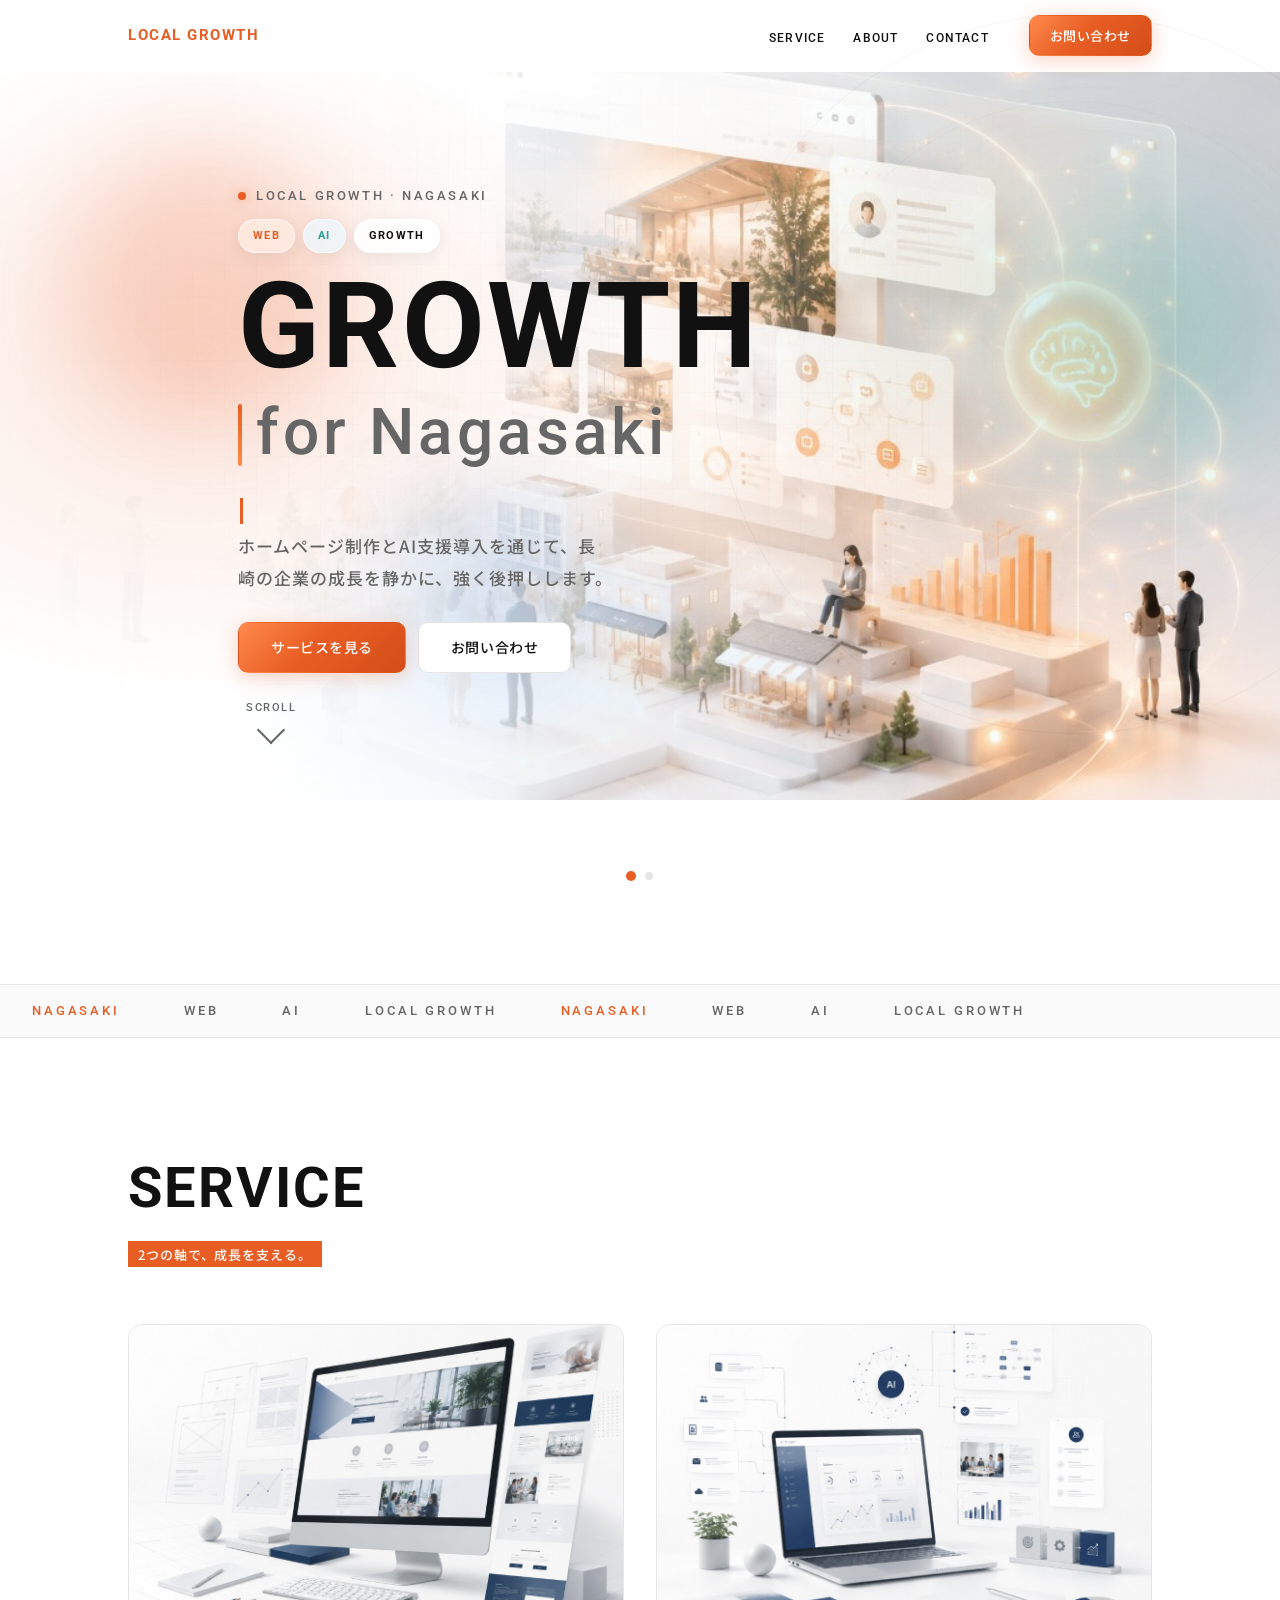
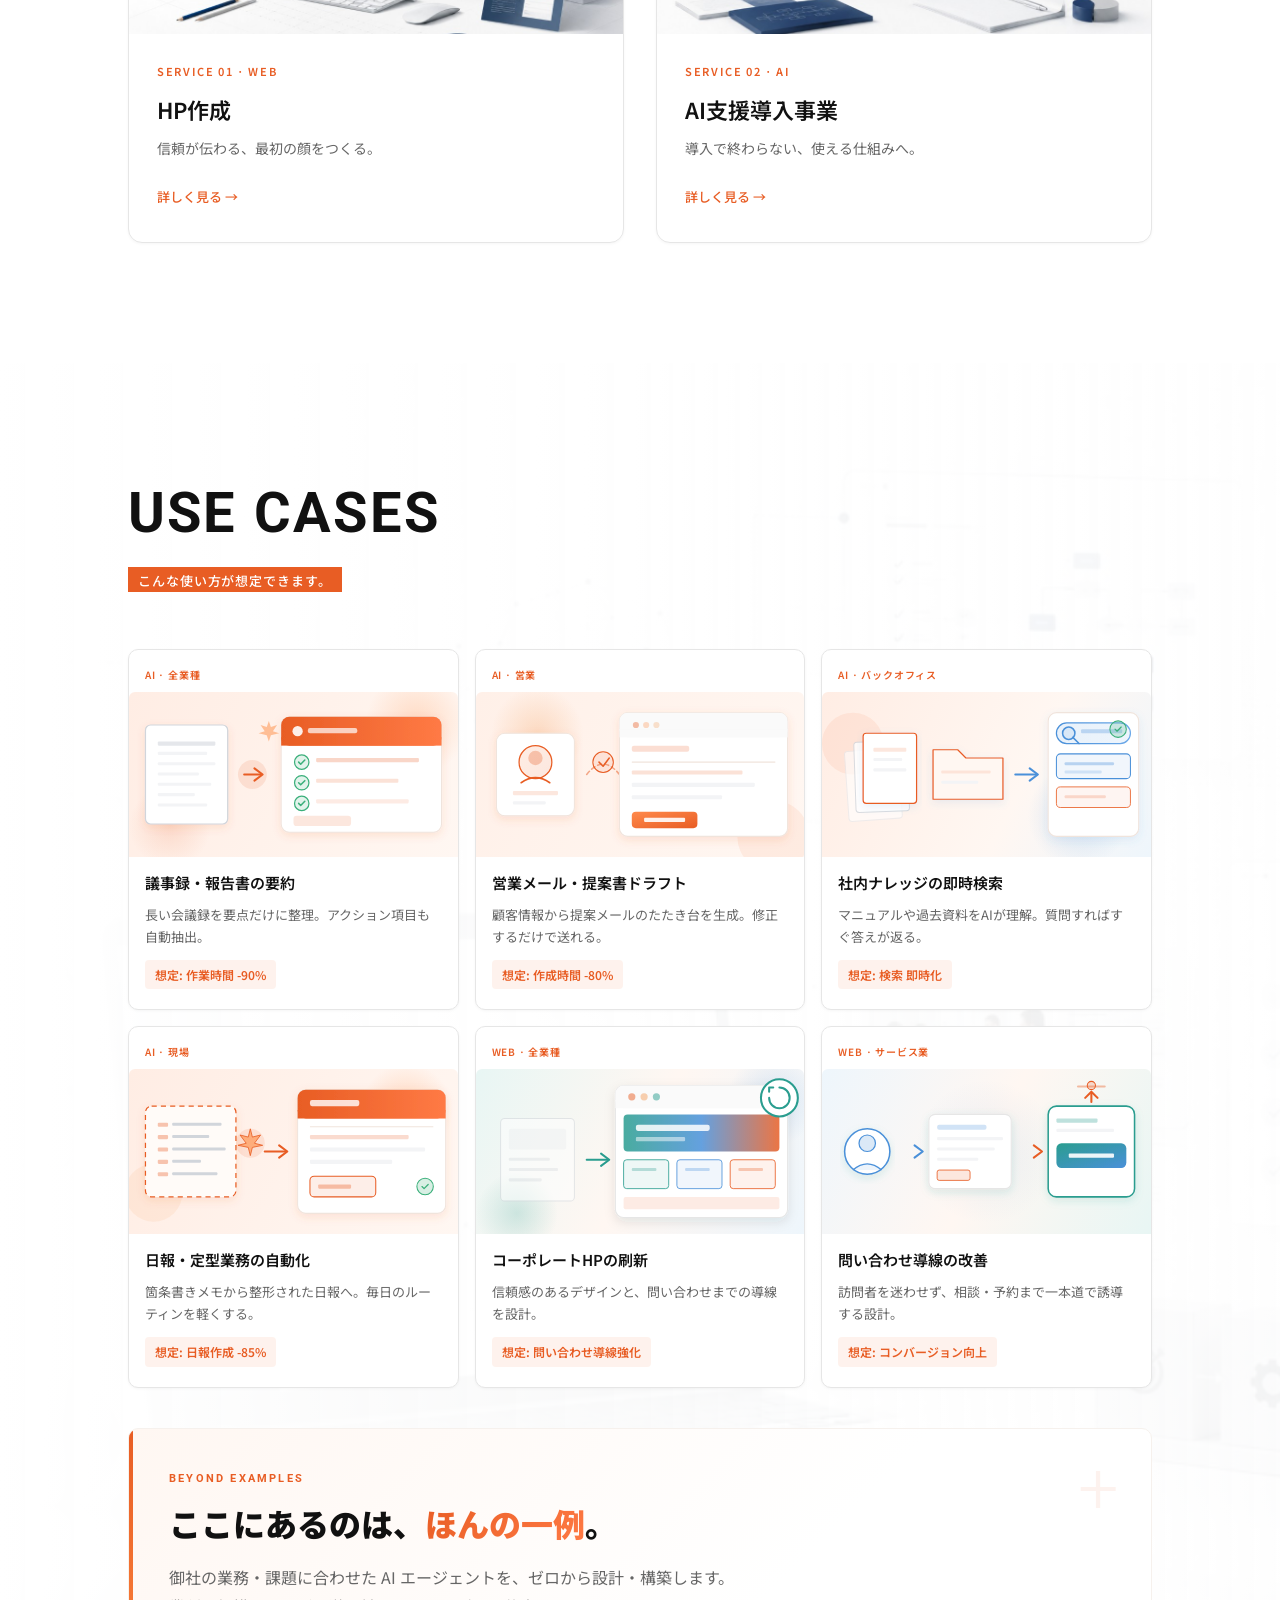
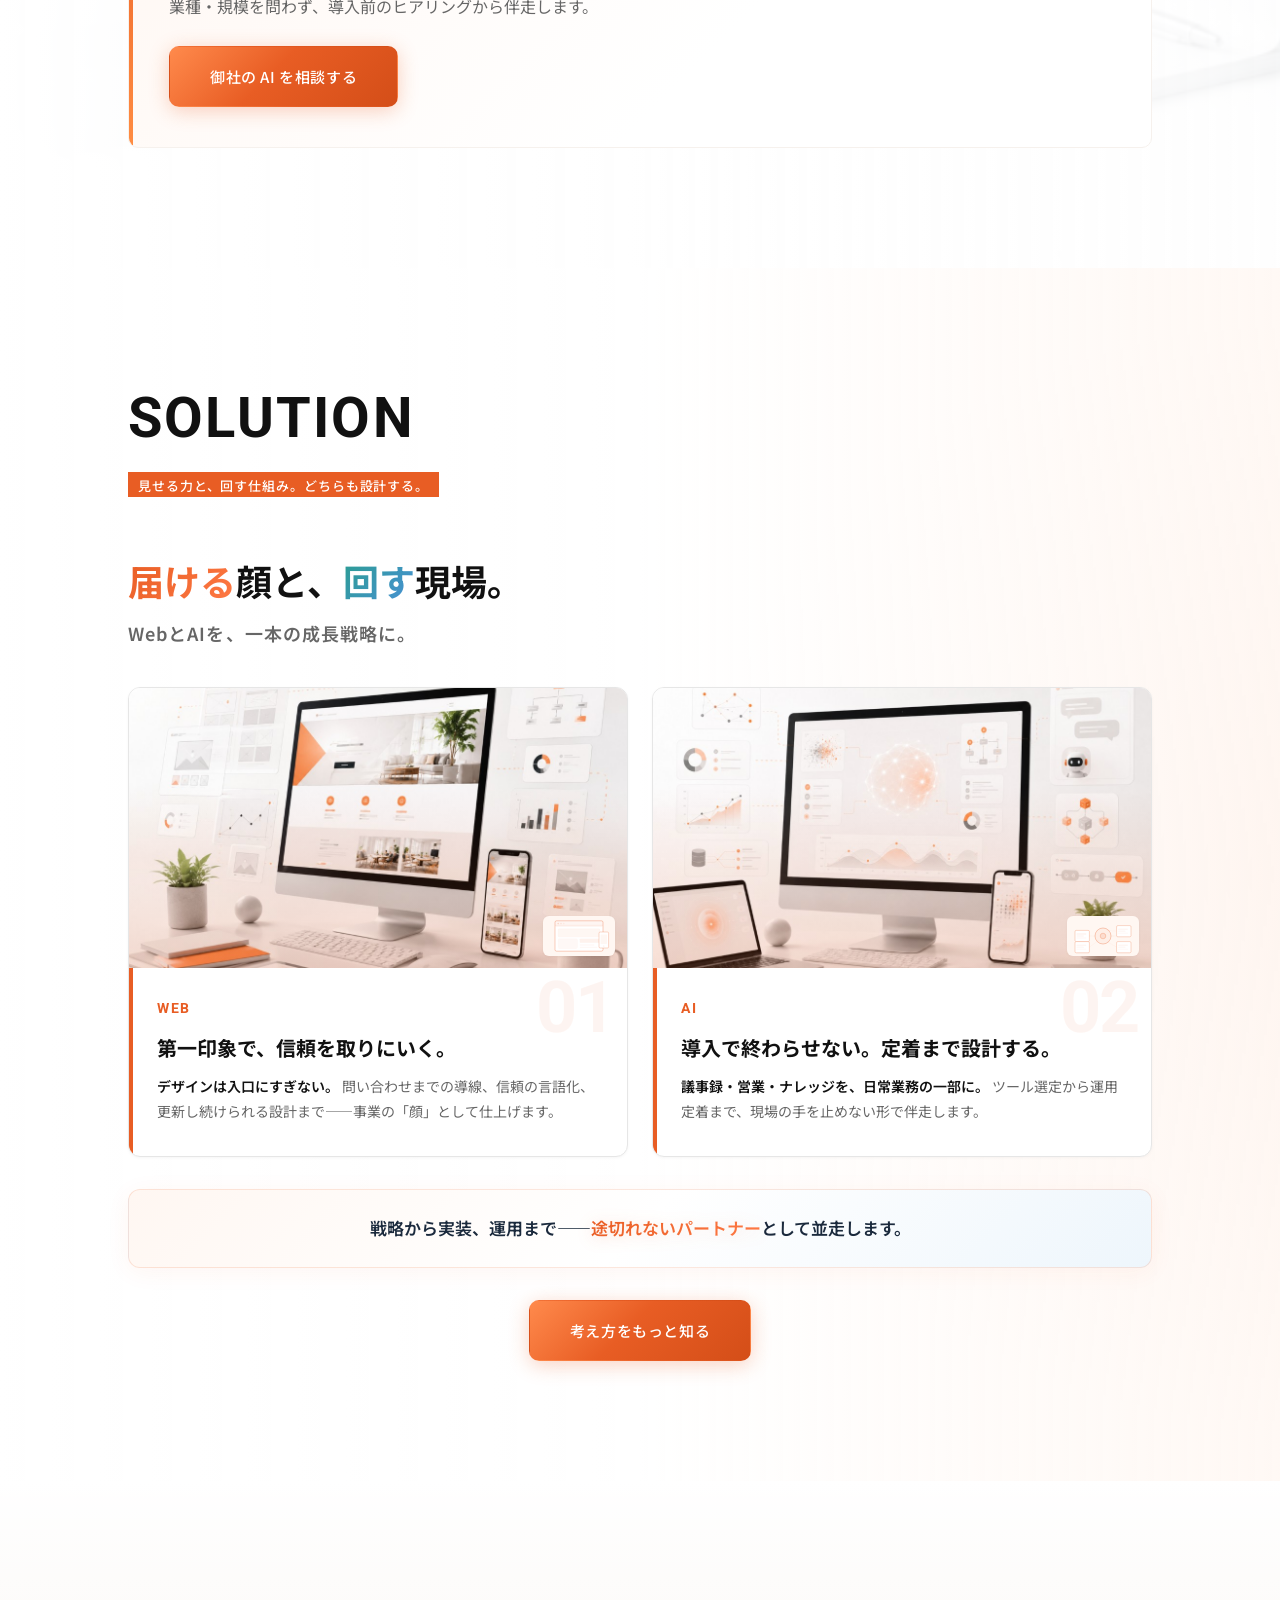
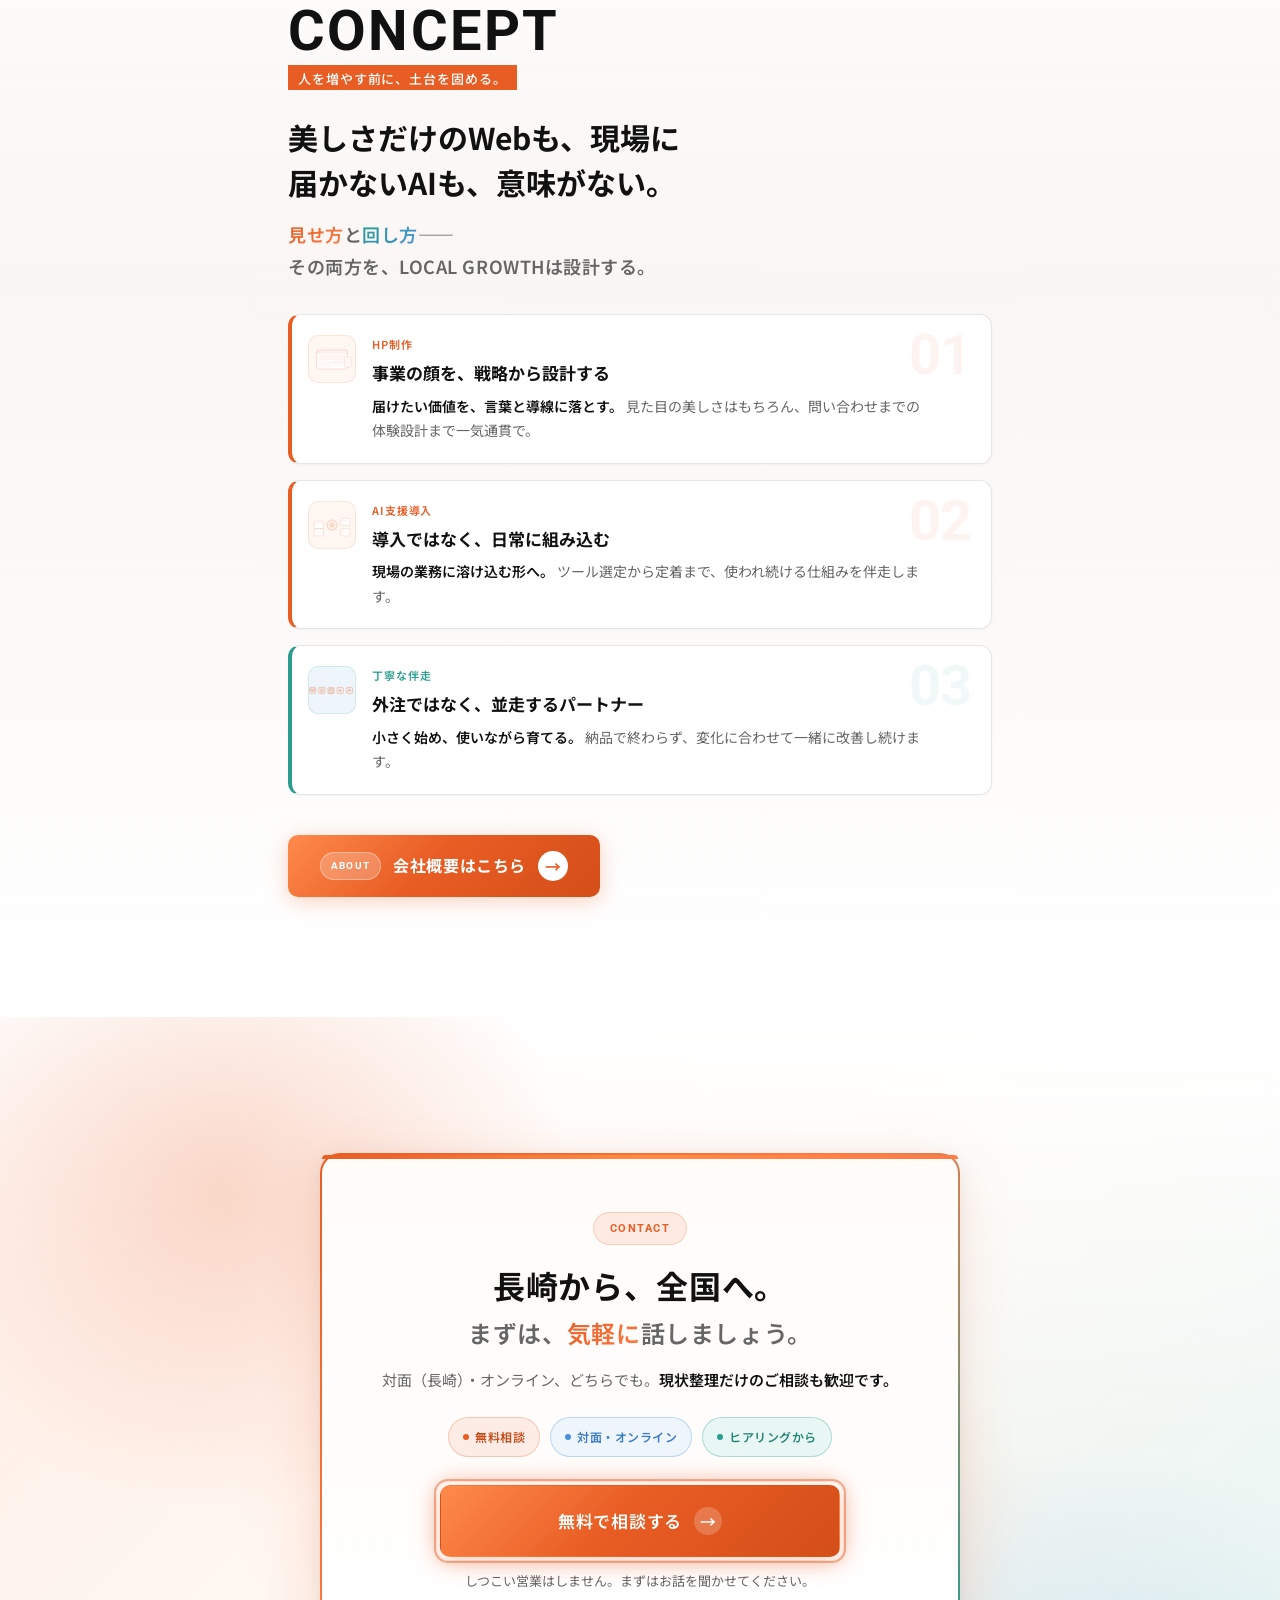
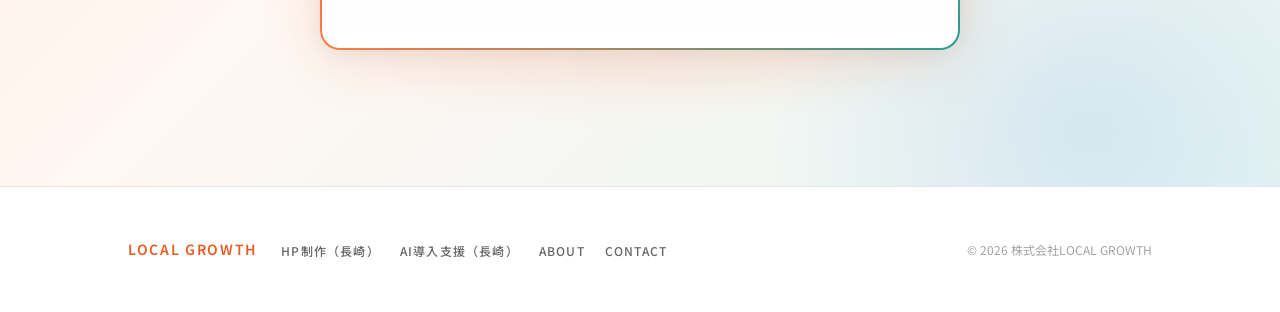
<file: index.html>
<!DOCTYPE html>
<html lang="ja">
<head>
  <meta charset="UTF-8">
  <meta name="viewport" content="width=device-width, initial-scale=1.0, viewport-fit=cover">
  <meta name="description" content="長崎を拠点にホームページ制作とAI導入支援。議事録要約・業務効率化・伴走支援まで。長崎の企業の成長をWebとAIで静かに、強く後押しします。">
  <meta name="keywords" content="長崎 AI,長崎 AI導入,長崎 AI支援,長崎 Web制作,長崎 ホームページ制作,AI導入 長崎,業務効率化 長崎,LOCAL GROWTH">
  <meta name="robots" content="index, follow, max-image-preview:large, max-snippet:-1, max-video-preview:-1">
  <meta name="author" content="株式会社LOCAL GROWTH">
  <meta name="geo.region" content="JP-42">
  <meta name="geo.placename" content="長崎市">
  <meta name="format-detection" content="telephone=no">
  <title>株式会社LOCAL GROWTH | 長崎のWeb制作・AI導入支援</title>
  <link rel="canonical" href="https://local-growth.vercel.app/">
  <link rel="icon" href="/assets/favicon.svg" type="image/svg+xml">
  <link rel="apple-touch-icon" href="/assets/images/hero-main.png">
  <meta property="og:type" content="website">
  <meta property="og:locale" content="ja_JP">
  <meta property="og:site_name" content="株式会社LOCAL GROWTH">
  <meta property="og:title" content="株式会社LOCAL GROWTH | 長崎のWeb制作・AI導入支援">
  <meta property="og:description" content="長崎を拠点にホームページ制作とAI導入支援。議事録要約・業務効率化・伴走支援まで。長崎の企業の成長をWebとAIで後押しします。">
  <meta property="og:url" content="https://local-growth.vercel.app/">
  <meta property="og:image" content="https://local-growth.vercel.app/assets/images/hero-main.png">
  <meta property="og:image:width" content="1920">
  <meta property="og:image:height" content="1080">
  <meta property="og:image:alt" content="長崎のWeb制作・AI導入支援 LOCAL GROWTH">
  <meta name="twitter:card" content="summary_large_image">
  <meta name="twitter:title" content="株式会社LOCAL GROWTH | 長崎のWeb制作・AI導入支援">
  <meta name="twitter:description" content="長崎を拠点にホームページ制作とAI導入支援。議事録要約・業務効率化・伴走支援まで。">
  <meta name="twitter:image" content="https://local-growth.vercel.app/assets/images/hero-main.png">
  <meta name="twitter:image:alt" content="長崎のWeb制作・AI導入支援 LOCAL GROWTH">
  <link rel="preconnect" href="https://fonts.googleapis.com">
  <link rel="preconnect" href="https://fonts.gstatic.com" crossorigin>
  <link href="https://fonts.googleapis.com/css2?family=Roboto:wght@400;500;700&family=Noto+Sans+JP:wght@400;500;700;900&display=swap" rel="stylesheet">
  <link rel="stylesheet" href="style.css">
  <script type="application/ld+json">
  {
    "@context": "https://schema.org",
    "@graph": [
      {
        "@type": ["Organization", "LocalBusiness", "ProfessionalService"],
        "@id": "https://local-growth.vercel.app/#organization",
        "name": "株式会社LOCAL GROWTH",
        "alternateName": "LOCAL GROWTH",
        "url": "https://local-growth.vercel.app/",
        "logo": "https://local-growth.vercel.app/assets/illustrations/hero-growth.svg",
        "image": "https://local-growth.vercel.app/assets/images/hero-main.png",
        "description": "長崎を拠点にホームページ制作とAI導入支援を行う企業。Web制作・AI業務効率化・伴走支援で地方企業の成長を後押しします。",
        "email": "youtaidajin4@gmail.com",
        "telephone": "+81-70-2410-0358",
        "address": {
          "@type": "PostalAddress",
          "streetAddress": "三景台町1−27",
          "addressLocality": "長崎市",
          "addressRegion": "長崎県",
          "postalCode": "850-0824",
          "addressCountry": "JP"
        },
        "geo": {
          "@type": "GeoCoordinates",
          "latitude": 32.7589,
          "longitude": 129.8737
        },
        "areaServed": [
          { "@type": "City", "name": "長崎市" },
          { "@type": "AdministrativeArea", "name": "長崎県" },
          { "@type": "Country", "name": "日本" }
        ],
        "knowsAbout": ["AI導入", "AI業務効率化", "ホームページ制作", "Web制作", "SEO", "長崎"],
        "contactPoint": {
          "@type": "ContactPoint",
          "telephone": "+81-70-2410-0358",
          "contactType": "customer service",
          "areaServed": "JP",
          "availableLanguage": ["Japanese"]
        }
      },
      {
        "@type": "WebSite",
        "@id": "https://local-growth.vercel.app/#website",
        "url": "https://local-growth.vercel.app/",
        "name": "株式会社LOCAL GROWTH",
        "description": "長崎のWeb制作・AI導入支援",
        "publisher": { "@id": "https://local-growth.vercel.app/#organization" },
        "inLanguage": "ja"
      },
      {
        "@type": "WebPage",
        "@id": "https://local-growth.vercel.app/#webpage",
        "url": "https://local-growth.vercel.app/",
        "name": "株式会社LOCAL GROWTH | 長崎のWeb制作・AI導入支援",
        "isPartOf": { "@id": "https://local-growth.vercel.app/#website" },
        "about": { "@id": "https://local-growth.vercel.app/#organization" },
        "description": "長崎を拠点にホームページ制作とAI導入支援を提供するLOCAL GROWTHの公式サイト。",
        "inLanguage": "ja"
      }
    ]
  }
  </script>
</head>
<body class="page-enter">

  <a href="#main" class="skip-link">メインコンテンツへ</a>

  <div class="mesh-bg" aria-hidden="true"></div>

  <header class="header" id="top">
    <div class="container header__inner">
      <a href="/" class="header__logo" aria-label="LOCAL GROWTH トップへ">LOCAL GROWTH</a>
      <button class="header__toggle" type="button" aria-label="メニューを開く" aria-expanded="false" aria-controls="nav-menu">
        <span class="header__toggle-bar"></span>
        <span class="header__toggle-bar"></span>
        <span class="header__toggle-bar"></span>
      </button>
      <nav class="header__nav" id="nav-menu" aria-label="メインナビゲーション">
        <ul class="header__nav-list">
          <li><a href="/#service" class="header__nav-link">SERVICE</a></li>
          <li><a href="/about" class="header__nav-link">ABOUT</a></li>
          <li><a href="/contact" class="header__nav-link">CONTACT</a></li>
        </ul>
        <a href="/contact" class="btn btn--primary btn--sm header__cta">お問い合わせ</a>
      </nav>
    </div>
  </header>

  <main id="main">

    <!-- Hero -->
    <section class="hero hero--top hero--impact hero--phased" data-hero-phased data-hero-cycle data-cycle-interval="6000" aria-labelledby="hero-heading">
      <div class="hero__stage">
          <!-- Phase 1: Brand -->
          <div class="hero__phase hero__phase--brand hero__phase--active" data-phase="1">
            <div class="hero__phase-scene">
              <div class="hero__phase-backdrop hero__phase-backdrop--brand" aria-hidden="true">
                <img src="assets/images/hero-main.png" alt="" class="hero__backdrop-img hero__parallax-layer" width="1920" height="1080" loading="eager" aria-hidden="true">
                <div class="hero__backdrop-fade"></div>
              </div>
              <div class="hero__ambient" aria-hidden="true">
                <div class="hero__ambient-mesh"></div>
                <div class="hero__ambient-grid"></div>
                <div class="hero__orb hero__orb--1"></div>
                <div class="hero__orb hero__orb--2"></div>
                <div class="hero__orb hero__orb--3"></div>
              </div>
              <div class="hero__arc" aria-hidden="true"></div>
              <div class="hero__arc hero__arc--secondary" aria-hidden="true"></div>
              <div class="container hero__inner hero__inner--impact">
                <div class="hero__content">
                  <p class="hero__eyebrow" data-phase-item data-delay="0">LOCAL GROWTH · NAGASAKI</p>
                  <div class="hero__chips" aria-hidden="true">
                    <span class="hero__chip hero__chip--web">WEB</span>
                    <span class="hero__chip hero__chip--ai">AI</span>
                    <span class="hero__chip hero__chip--growth">GROWTH</span>
                  </div>
                  <h1 class="hero__headline headline-split" id="hero-heading">
                    <span class="visually-hidden">長崎のWeb制作・AI導入支援｜株式会社LOCAL GROWTH</span>
                    <span class="hero__headline-line" data-phase-item data-delay="150" aria-hidden="true">GROWTH</span>
                    <span class="hero__headline-line hero__headline-line--sub" data-phase-item data-delay="300" aria-hidden="true">for Nagasaki</span>
                  </h1>
                  <p class="section__label text-band text-band--hero" data-phase-item data-delay="450">
                    <span class="text-band__inner">地方の成長を、WebとAIで支える。</span>
                  </p>
                  <p class="hero__lead text-balance" data-phase-item data-delay="600">
                    ホームページ制作とAI支援導入を通じて、<br class="sp-only">長崎の企業の成長を静かに、強く後押しします。
                  </p>
                  <div class="hero__actions" data-phase-item data-delay="750">
                    <a href="#service" class="btn btn--primary">サービスを見る</a>
                    <a href="/contact" class="btn btn--outline">お問い合わせ</a>
                  </div>
                  <button type="button" class="hero__scroll-hint" data-phase-item data-delay="900" data-scroll-target="#service" aria-label="サービスセクションへスクロール">
                    <span>Scroll</span>
                    <span class="hero__scroll-hint__icon" aria-hidden="true"></span>
                  </button>
                </div>
              </div>
            </div>
          </div>

          <!-- Phase 2: AI Statement -->
          <div class="hero__phase hero__phase--statement" data-phase="2">
            <div class="hero__phase-scene">
              <div class="hero__phase-backdrop hero__phase-backdrop--statement" aria-hidden="true">
                <div class="hero__phase-backdrop-gradient"></div>
                <div class="hero__phase-glow"></div>
              </div>
              <div class="hero__ambient" aria-hidden="true">
                <div class="hero__ambient-mesh"></div>
                <div class="hero__ambient-grid"></div>
                <div class="hero__orb hero__orb--1"></div>
                <div class="hero__orb hero__orb--2"></div>
                <div class="hero__orb hero__orb--3"></div>
              </div>
              <div class="hero__phase-accent" aria-hidden="true"></div>
              <div class="container hero__inner hero__inner--phased">
                <div class="hero__content">
                  <p class="hero__eyebrow hero__eyebrow--statement" data-phase-item data-delay="0">STATEMENT</p>
                  <p class="section__label text-band hero__text-band--statement" data-phase-item data-delay="100">
                    <span class="text-band__inner">自社で、どう使うか。</span>
                  </p>
                  <p class="hero__phase-copy">
                    <span class="hero-line" data-phase-item data-delay="200">
                      <span class="accent-orange">AI</span>がすごいのは
                    </span>
                    <span class="hero-line" data-phase-item data-delay="400">わかった。</span>
                    <span class="hero-line" data-phase-item data-delay="600">
                      <span class="accent-navy">問題</span>は、
                    </span>
                    <span class="hero-line hero-line-main" data-phase-item data-delay="800">
                      <span class="hero-line-main__text">自社でどう使うか。</span>
                    </span>
                  </p>
                  <div class="hero__statement-accent" aria-hidden="true"></div>
                  <p class="hero__subcopy hero__subcopy--phase" data-phase-item data-delay="1000">
                    AIを&ldquo;知っている&rdquo;だけで終わらせず、企業の実務に使える形まで整理し、導入・運用を支援します。
                  </p>
                  <div class="hero__statement-deco" aria-hidden="true">
                    <span class="hero__statement-tag">AI × 実務</span>
                    <span class="hero__statement-tag hero__statement-tag--cool">導入 → 定着</span>
                  </div>
                  <div class="hero__actions hero__actions--phase" data-phase-item data-delay="1150">
                    <a href="/contact?type=ai" class="btn btn--primary btn--lg">AI活用を相談する</a>
                    <a href="#service" class="btn btn--outline btn--outline-accent">サービスを見る</a>
                  </div>
                </div>
              </div>
            </div>
          </div>
        <div class="hero__phase-indicator" aria-hidden="true">
          <span class="hero__phase-dot hero__phase-dot--active" data-phase-dot="1"></span>
          <span class="hero__phase-dot" data-phase-dot="2"></span>
        </div>
      </div>
    </section>

    <!-- Marquee -->
    <div class="marquee-band" aria-hidden="true">
      <div class="marquee-band__track">
        <span class="marquee-band__text marquee-band__text--accent">NAGASAKI</span>
        <span class="marquee-band__text">WEB</span>
        <span class="marquee-band__text">AI</span>
        <span class="marquee-band__text">LOCAL GROWTH</span>
        <span class="marquee-band__text marquee-band__text--accent">NAGASAKI</span>
        <span class="marquee-band__text">WEB</span>
        <span class="marquee-band__text">AI</span>
        <span class="marquee-band__text">LOCAL GROWTH</span>
      </div>
    </div>

    <!-- Service -->
    <section class="section" id="service" aria-labelledby="service-heading">
      <div class="container">
        <div class="section__header animate-on-scroll givery-slide">
          <h2 class="section__title-en" id="service-heading">SERVICE</h2>
          <p class="section__label text-band"><span class="text-band__inner">2つの軸で、成長を支える。</span></p>
        </div>
        <div class="service-btn-grid stagger-parent">
          <a href="/service-hp" class="service-btn-card stagger-item animate-on-scroll givery-fade-up" data-glow>
            <div class="service-btn-card__img">
              <img src="assets/images/service-web.png" alt="長崎のホームページ制作サービス" width="600" height="400" loading="lazy">
            </div>
            <div class="service-btn-card__body">
              <p class="service-btn-card__label">SERVICE 01 · WEB</p>
              <h3 class="service-btn-card__title">HP作成</h3>
              <p class="service-btn-card__catch">信頼が伝わる、最初の顔をつくる。</p>
              <span class="service-btn-card__arrow" aria-hidden="true">詳しく見る →</span>
            </div>
          </a>
          <a href="/service-ai" class="service-btn-card stagger-item animate-on-scroll givery-fade-up" data-glow>
            <div class="service-btn-card__img">
              <img src="assets/images/service-ai.png" alt="長崎のAI導入支援・業務効率化サービス" width="600" height="400" loading="lazy">
            </div>
            <div class="service-btn-card__body">
              <p class="service-btn-card__label">SERVICE 02 · AI</p>
              <h3 class="service-btn-card__title">AI支援導入事業</h3>
              <p class="service-btn-card__catch">導入で終わらない、使える仕組みへ。</p>
              <span class="service-btn-card__arrow" aria-hidden="true">詳しく見る →</span>
            </div>
          </a>
        </div>
      </div>
    </section>

    <!-- Use Cases -->
    <section class="section section--impact use-case-section" id="use-cases" aria-labelledby="use-cases-heading">
      <div class="section--impact__backdrop" aria-hidden="true">
        <img src="assets/images/service-ai.png" alt="" class="section--impact__backdrop-img" width="1920" height="1080" loading="lazy" aria-hidden="true">
        <div class="section--impact__backdrop-fade"></div>
      </div>
      <div class="container">
        <div class="section__header animate-on-scroll givery-slide">
          <h2 class="section__title-en" id="use-cases-heading">USE CASES</h2>
          <p class="section__label text-band"><span class="text-band__inner">こんな使い方が想定できます。</span></p>
        </div>
        <div class="use-case-scroll-wrap">
          <p class="use-case-scroll-hint sp-only" aria-hidden="true">← スワイプで見る →</p>
          <div class="use-case-grid use-case-grid--carousel stagger-parent">
          <article class="use-case-card use-case-card--static stagger-item animate-on-scroll givery-fade-up">
            <span class="use-case-card__tag">AI · 全業種</span>
            <div class="use-case-card__illust">
              <img src="assets/illustrations/use-cases/meeting-summary.svg" alt="議事録・報告書のAI要約イラスト" width="320" height="160" loading="lazy">
            </div>
            <h3 class="use-case-card__title">議事録・報告書の要約</h3>
            <p class="use-case-card__desc">長い会議録を要点だけに整理。アクション項目も自動抽出。</p>
            <span class="use-case-card__metric">想定: 作業時間 -90%</span>
          </article>
          <article class="use-case-card use-case-card--static stagger-item animate-on-scroll givery-fade-up">
            <span class="use-case-card__tag">AI · 営業</span>
            <div class="use-case-card__illust">
              <img src="assets/illustrations/use-cases/sales-email.svg" alt="営業メール・提案書のAIドラフト作成イラスト" width="320" height="160" loading="lazy">
            </div>
            <h3 class="use-case-card__title">営業メール・提案書ドラフト</h3>
            <p class="use-case-card__desc">顧客情報から提案メールのたたき台を生成。修正するだけで送れる。</p>
            <span class="use-case-card__metric">想定: 作成時間 -80%</span>
          </article>
          <article class="use-case-card use-case-card--static stagger-item animate-on-scroll givery-fade-up">
            <span class="use-case-card__tag">AI · バックオフィス</span>
            <div class="use-case-card__illust">
              <img src="assets/illustrations/use-cases/knowledge-search.svg" alt="社内ナレッジのAI検索イラスト" width="320" height="160" loading="lazy">
            </div>
            <h3 class="use-case-card__title">社内ナレッジの即時検索</h3>
            <p class="use-case-card__desc">マニュアルや過去資料をAIが理解。質問すればすぐ答えが返る。</p>
            <span class="use-case-card__metric">想定: 検索 即時化</span>
          </article>
          <article class="use-case-card use-case-card--static stagger-item animate-on-scroll givery-fade-up">
            <span class="use-case-card__tag">AI · 現場</span>
            <div class="use-case-card__illust">
              <img src="assets/illustrations/use-cases/daily-report.svg" alt="日報・定型業務のAI自動化イラスト" width="320" height="160" loading="lazy">
            </div>
            <h3 class="use-case-card__title">日報・定型業務の自動化</h3>
            <p class="use-case-card__desc">箇条書きメモから整形された日報へ。毎日のルーティンを軽くする。</p>
            <span class="use-case-card__metric">想定: 日報作成 -85%</span>
          </article>
          <article class="use-case-card use-case-card--static stagger-item animate-on-scroll givery-fade-up">
            <span class="use-case-card__tag">WEB · 全業種</span>
            <div class="use-case-card__illust">
              <img src="assets/illustrations/use-cases/corporate-hp.svg" alt="コーポレートサイト制作イラスト" width="320" height="160" loading="lazy">
            </div>
            <h3 class="use-case-card__title">コーポレートHPの刷新</h3>
            <p class="use-case-card__desc">信頼感のあるデザインと、問い合わせまでの導線を設計。</p>
            <span class="use-case-card__metric">想定: 問い合わせ導線強化</span>
          </article>
          <article class="use-case-card use-case-card--static stagger-item animate-on-scroll givery-fade-up">
            <span class="use-case-card__tag">WEB · サービス業</span>
            <div class="use-case-card__illust">
              <img src="assets/illustrations/use-cases/contact-flow.svg" alt="顧客対応・問い合わせフローのAI支援イラスト" width="320" height="160" loading="lazy">
            </div>
            <h3 class="use-case-card__title">問い合わせ導線の改善</h3>
            <p class="use-case-card__desc">訪問者を迷わせず、相談・予約まで一本道で誘導する設計。</p>
            <span class="use-case-card__metric">想定: コンバージョン向上</span>
          </article>
        </div>
        </div>
        <div class="use-case-closer animate-on-scroll givery-fade-up">
          <p class="use-case-closer__eyebrow">BEYOND EXAMPLES</p>
          <h3 class="use-case-closer__title">
            ここにあるのは、<em class="text-gradient">ほんの一例</em>。
          </h3>
          <p class="use-case-closer__lead">
            御社の業務・課題に合わせた AI エージェントを、ゼロから設計・構築します。<br>
            業種・規模を問わず、導入前のヒアリングから伴走します。
          </p>
          <a href="/contact?type=ai" class="btn btn--primary btn--lg use-case-closer__cta">
            御社の AI を相談する
          </a>
        </div>
      </div>
    </section>

    <!-- Solution -->
    <section class="section solution-showcase section--impact" aria-labelledby="solution-heading">
      <div class="section--impact__backdrop" aria-hidden="true">
        <div class="solution-showcase__glow"></div>
        <div class="section--impact__backdrop-fade solution-showcase__fade"></div>
      </div>
      <div class="container">
        <div class="section__header animate-on-scroll givery-slide">
          <h2 class="section__title-en" id="solution-heading">SOLUTION</h2>
          <p class="section__label text-band"><span class="text-band__inner">見せる力と、回す仕組み。どちらも設計する。</span></p>
        </div>
        <div class="solution-showcase__lead animate-on-scroll givery-fade-up">
          <p class="solution-showcase__catch">
            <span class="solution-showcase__catch-line text-balance"><em class="text-gradient">届ける</em>顔と、<br class="sp-only"><em class="text-gradient text-gradient--cool">回す</em>現場。</span>
            <span class="solution-showcase__catch-sub">WebとAIを、一本の成長戦略に。</span>
          </p>
        </div>
        <div class="solution-showcase__scroll-wrap">
          <p class="solution-showcase__scroll-hint sp-only" aria-hidden="true">← スワイプで見る →</p>
          <div class="solution-showcase__grid solution-showcase__grid--carousel stagger-parent">
          <article class="solution-showcase__card stagger-item animate-on-scroll givery-fade-up">
            <div class="solution-showcase__card-media solution-showcase__card-media--web">
              <img src="assets/images/solution-web-workspace.png" alt="Web制作・UI/UX設計のワークスペースイメージ" width="600" height="338" loading="lazy">
              <img class="solution-showcase__card-badge" src="assets/illustrations/service-web.svg" alt="Web制作" width="72" height="40" loading="lazy">
            </div>
            <div class="solution-showcase__card-body">
              <span class="solution-showcase__num" aria-hidden="true">01</span>
              <p class="solution-showcase__label">WEB</p>
              <h3 class="solution-showcase__title">第一印象で、信頼を取りにいく。</h3>
              <p class="solution-showcase__desc"><strong>デザインは入口にすぎない。</strong> 問い合わせまでの導線、信頼の言語化、更新し続けられる設計まで——事業の「顔」として仕上げます。</p>
            </div>
          </article>
          <article class="solution-showcase__card stagger-item animate-on-scroll givery-fade-up">
            <div class="solution-showcase__card-media solution-showcase__card-media--ai">
              <img src="assets/images/solution-ai-workspace.png" alt="AI支援・データ活用のワークスペースイメージ" width="600" height="338" loading="lazy">
              <img class="solution-showcase__card-badge" src="assets/illustrations/service-ai.svg" alt="AI導入支援" width="72" height="40" loading="lazy">
            </div>
            <div class="solution-showcase__card-body">
              <span class="solution-showcase__num" aria-hidden="true">02</span>
              <p class="solution-showcase__label">AI</p>
              <h3 class="solution-showcase__title">導入で終わらせない。定着まで設計する。</h3>
              <p class="solution-showcase__desc"><strong>議事録・営業・ナレッジを、日常業務の一部に。</strong> ツール選定から運用定着まで、現場の手を止めない形で伴走します。</p>
            </div>
          </article>
        </div>
        </div>
        <div class="solution-showcase__bar animate-on-scroll givery-fade-up">
          <p class="solution-showcase__bar-text">戦略から実装、運用まで——<span class="solution-showcase__bar-accent text-gradient">途切れないパートナー</span>として並走します。</p>
        </div>
        <div class="solution-showcase__cta animate-on-scroll givery-fade-up">
          <a href="/about" class="btn btn--primary btn--lg">考え方をもっと知る</a>
        </div>
      </div>
    </section>

    <!-- Concept -->
    <section class="section concept-showcase section--fade-top" aria-labelledby="teaser-heading-en">
      <div class="container concept-showcase__inner">
        <div class="concept-showcase__content">
          <h2 class="section__title-en animate-on-scroll givery-slide" id="teaser-heading-en">CONCEPT</h2>
          <p class="section__label text-band animate-on-scroll givery-slide"><span class="text-band__inner">人を増やす前に、土台を固める。</span></p>
          <div class="concept-showcase__lead animate-on-scroll givery-fade-up">
            <p class="concept-showcase__catch">
              <span class="concept-showcase__catch-line text-balance">美しさだけのWebも、<br class="sp-only">現場に届かないAIも、意味がない。</span>
              <span class="concept-showcase__catch-sub text-balance"><em class="text-gradient">見せ方</em>と<em class="text-gradient text-gradient--cool">回し方</em>——<br class="pc-only">その両方を、LOCAL GROWTHは設計する。</span>
            </p>
          </div>
          <ul class="concept-showcase__pillars stagger-parent">
            <li class="concept-showcase__pillar stagger-item animate-on-scroll givery-fade-up">
              <div class="concept-showcase__pillar-icon">
                <img src="assets/illustrations/service-web.svg" alt="HP制作" width="48" height="48" loading="lazy">
              </div>
              <div class="concept-showcase__pillar-body">
                <span class="concept-showcase__pillar-num" aria-hidden="true">01</span>
                <p class="concept-showcase__pillar-label">HP制作</p>
                <h3 class="concept-showcase__pillar-title">事業の顔を、戦略から設計する</h3>
                <p class="concept-showcase__pillar-desc"><strong>届けたい価値を、言葉と導線に落とす。</strong> 見た目の美しさはもちろん、問い合わせまでの体験設計まで一気通貫で。</p>
              </div>
            </li>
            <li class="concept-showcase__pillar stagger-item animate-on-scroll givery-fade-up">
              <div class="concept-showcase__pillar-icon">
                <img src="assets/illustrations/service-ai.svg" alt="AI導入支援" width="48" height="48" loading="lazy">
              </div>
              <div class="concept-showcase__pillar-body">
                <span class="concept-showcase__pillar-num" aria-hidden="true">02</span>
                <p class="concept-showcase__pillar-label">AI支援導入</p>
                <h3 class="concept-showcase__pillar-title">導入ではなく、日常に組み込む</h3>
                <p class="concept-showcase__pillar-desc"><strong>現場の業務に溶け込む形へ。</strong> ツール選定から定着まで、使われ続ける仕組みを伴走します。</p>
              </div>
            </li>
            <li class="concept-showcase__pillar concept-showcase__pillar--teal stagger-item animate-on-scroll givery-fade-up">
              <div class="concept-showcase__pillar-icon">
                <img src="assets/illustrations/flow-icons.svg" alt="導入から定着までのフロー" width="120" height="24" loading="lazy">
              </div>
              <div class="concept-showcase__pillar-body">
                <span class="concept-showcase__pillar-num" aria-hidden="true">03</span>
                <p class="concept-showcase__pillar-label">丁寧な伴走</p>
                <h3 class="concept-showcase__pillar-title">外注ではなく、並走するパートナー</h3>
                <p class="concept-showcase__pillar-desc"><strong>小さく始め、使いながら育てる。</strong> 納品で終わらず、変化に合わせて一緒に改善し続けます。</p>
              </div>
            </li>
          </ul>
          <a href="/about" class="btn btn--concept-about concept-showcase__link animate-on-scroll givery-fade-up">
            <span class="btn--concept-about__pill">ABOUT</span>
            <span class="btn--concept-about__label">会社概要はこちら</span>
            <span class="btn__arrow" aria-hidden="true">→</span>
          </a>
        </div>
      </div>
    </section>

    <!-- CTA -->
    <section class="section cta-band cta-band--finale section--fade-top" aria-labelledby="cta-heading">
      <div class="cta-band__backdrop" aria-hidden="true">
        <div class="cta-band__glow cta-band__glow--warm"></div>
        <div class="cta-band__glow cta-band__glow--cool"></div>
        <div class="cta-band__glow cta-band__glow--accent"></div>
      </div>
      <div class="container">
        <div class="cta-band__panel cta-band__panel--vivid animate-on-scroll givery-fade-up">
          <div class="cta-band__panel-accent" aria-hidden="true"></div>
          <p class="cta-band__eyebrow">
            <span class="cta-band__eyebrow-pill">CONTACT</span>
          </p>
          <h2 class="cta-band__title" id="cta-heading">
            <span class="cta-band__title-line">長崎から、全国へ。</span>
            <span class="cta-band__title-accent text-balance">まずは、<br class="sp-only"><em class="text-gradient">気軽に</em>話しましょう。</span>
          </h2>
          <p class="cta-band__text">対面（長崎）・オンライン、どちらでも。<strong>現状整理だけのご相談も歓迎です。</strong></p>
          <ul class="cta-band__tags" aria-label="相談の特徴">
            <li class="cta-band__tag">無料相談</li>
            <li class="cta-band__tag">対面・オンライン</li>
            <li class="cta-band__tag">ヒアリングから</li>
          </ul>
          <div class="cta-band__actions">
            <div class="cta-band__btn-ring">
              <a href="/contact" class="btn btn--primary btn--lg btn--cta-finale">
                <span>無料で相談する</span>
                <span class="btn__arrow" aria-hidden="true">→</span>
              </a>
            </div>
            <p class="cta-band__note">しつこい営業はしません。まずはお話を聞かせてください。</p>
          </div>
        </div>
      </div>
    </section>

  </main>

  <footer class="footer">
    <div class="container footer__inner">
      <a href="/" class="footer__logo">LOCAL GROWTH</a>
      <nav class="footer__nav" aria-label="フッターナビゲーション">
        <ul class="footer__nav-list">
          <li><a href="/service-hp">HP制作（長崎）</a></li>
          <li><a href="/service-ai">AI導入支援（長崎）</a></li>
          <li><a href="/about">ABOUT</a></li>
          <li><a href="/contact">CONTACT</a></li>
        </ul>
      </nav>
      <p class="footer__copy">&copy; 2026 株式会社LOCAL GROWTH</p>
    </div>
  </footer>

  <a href="/contact" class="floating-cta" aria-label="無料相談する">相談する</a>

  <script src="script.js"></script>
</body>
</html>
</file>
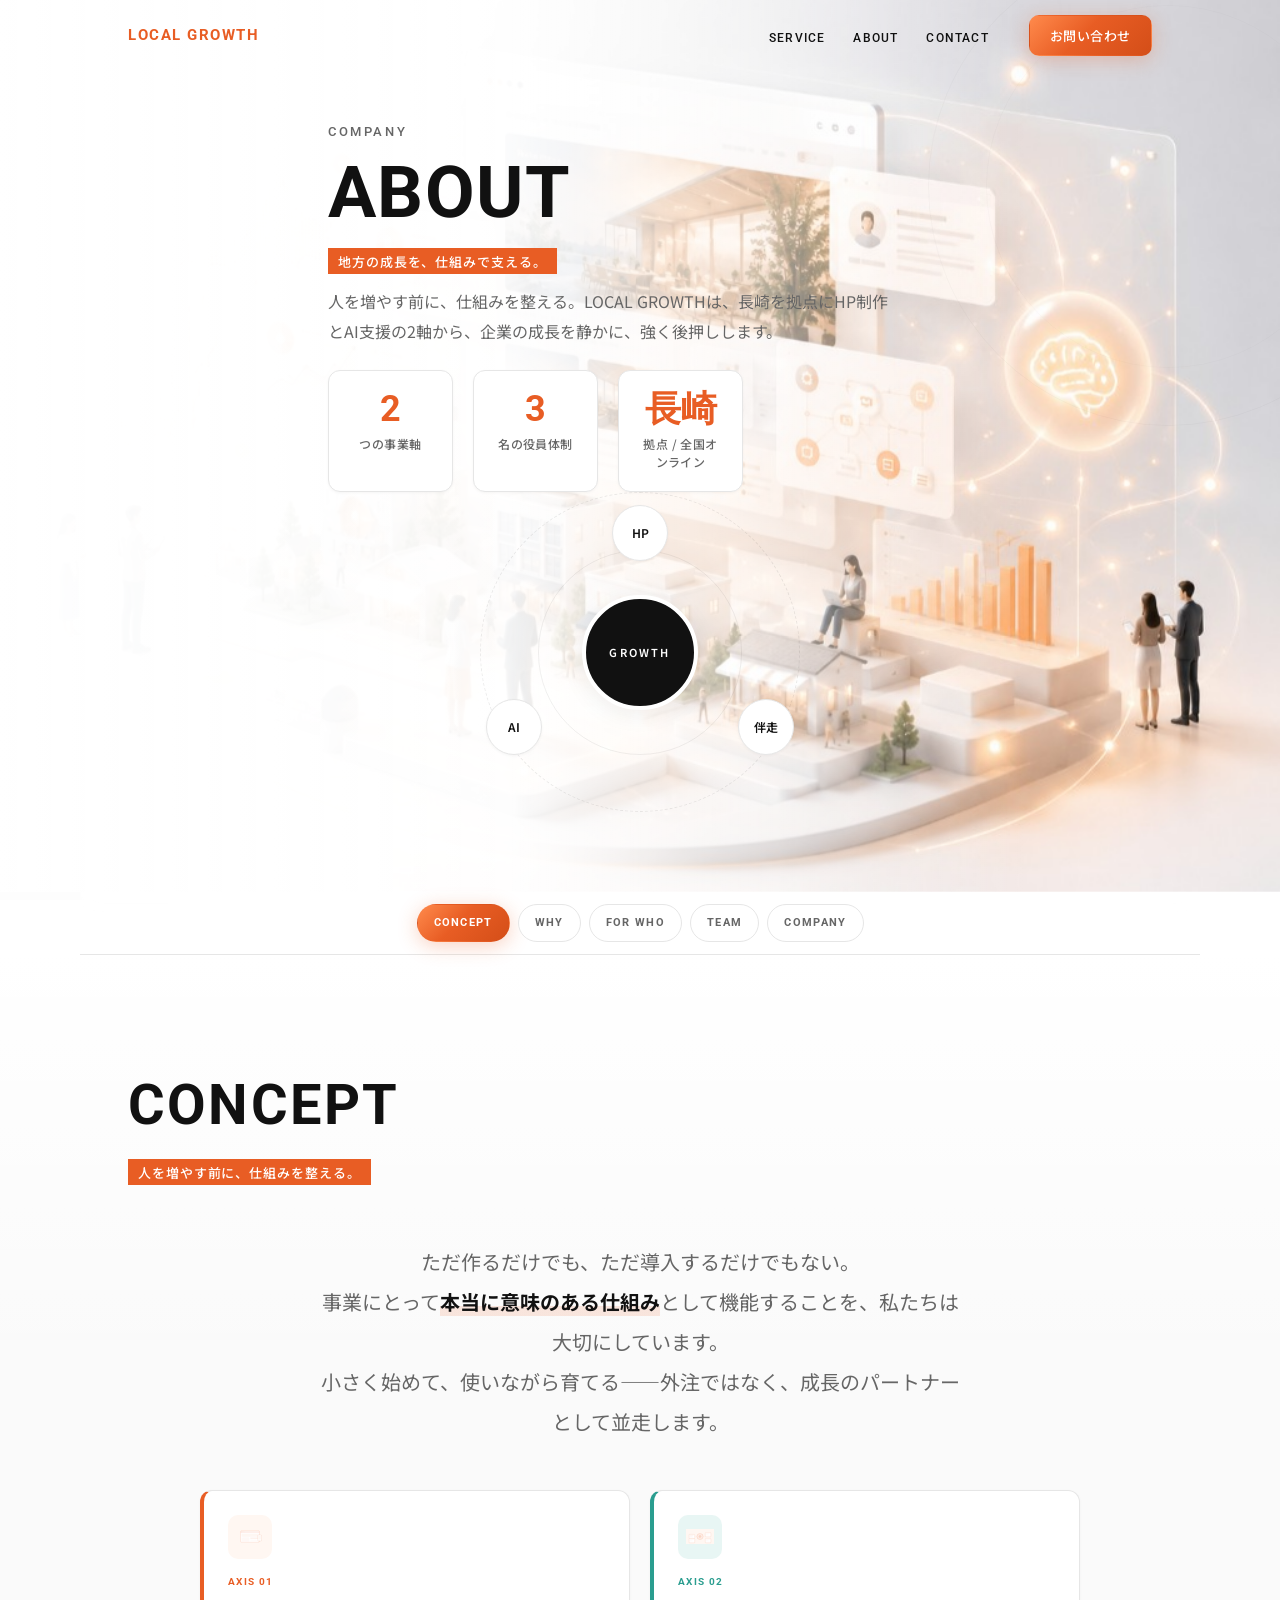
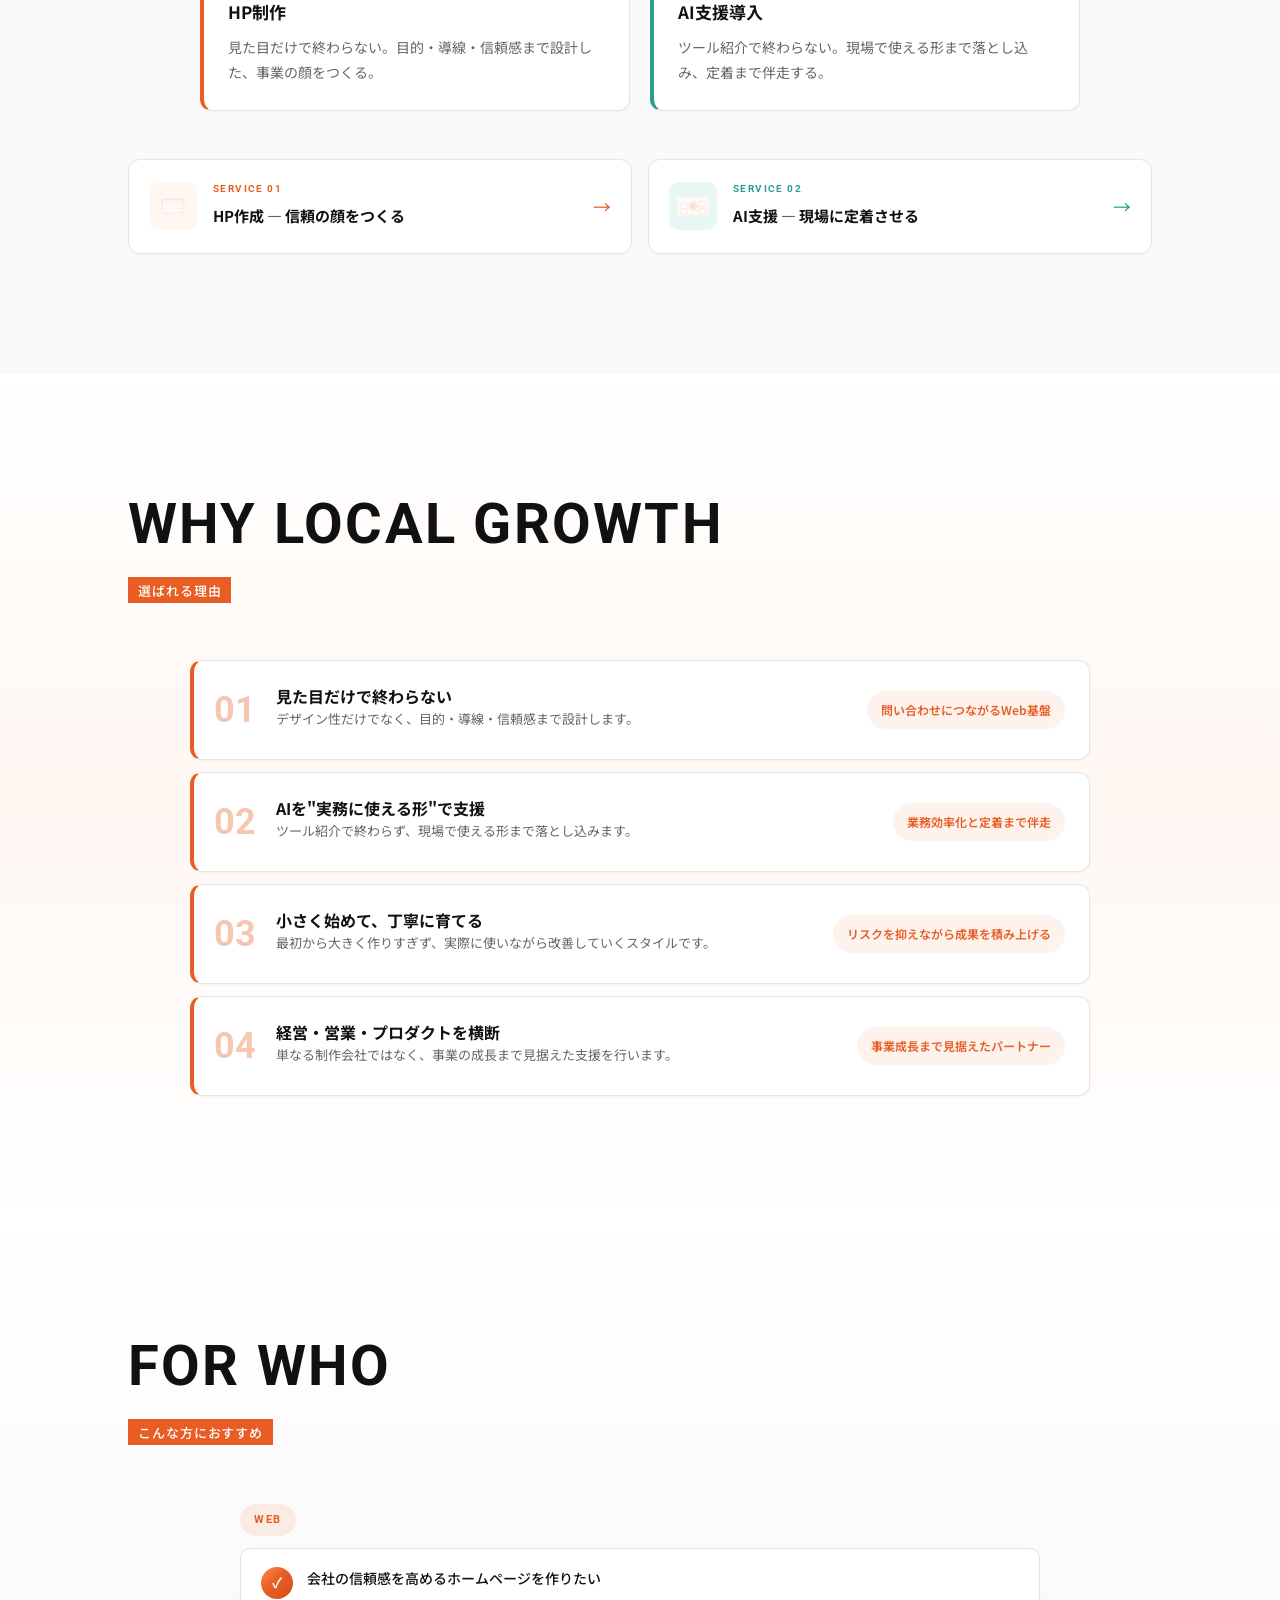
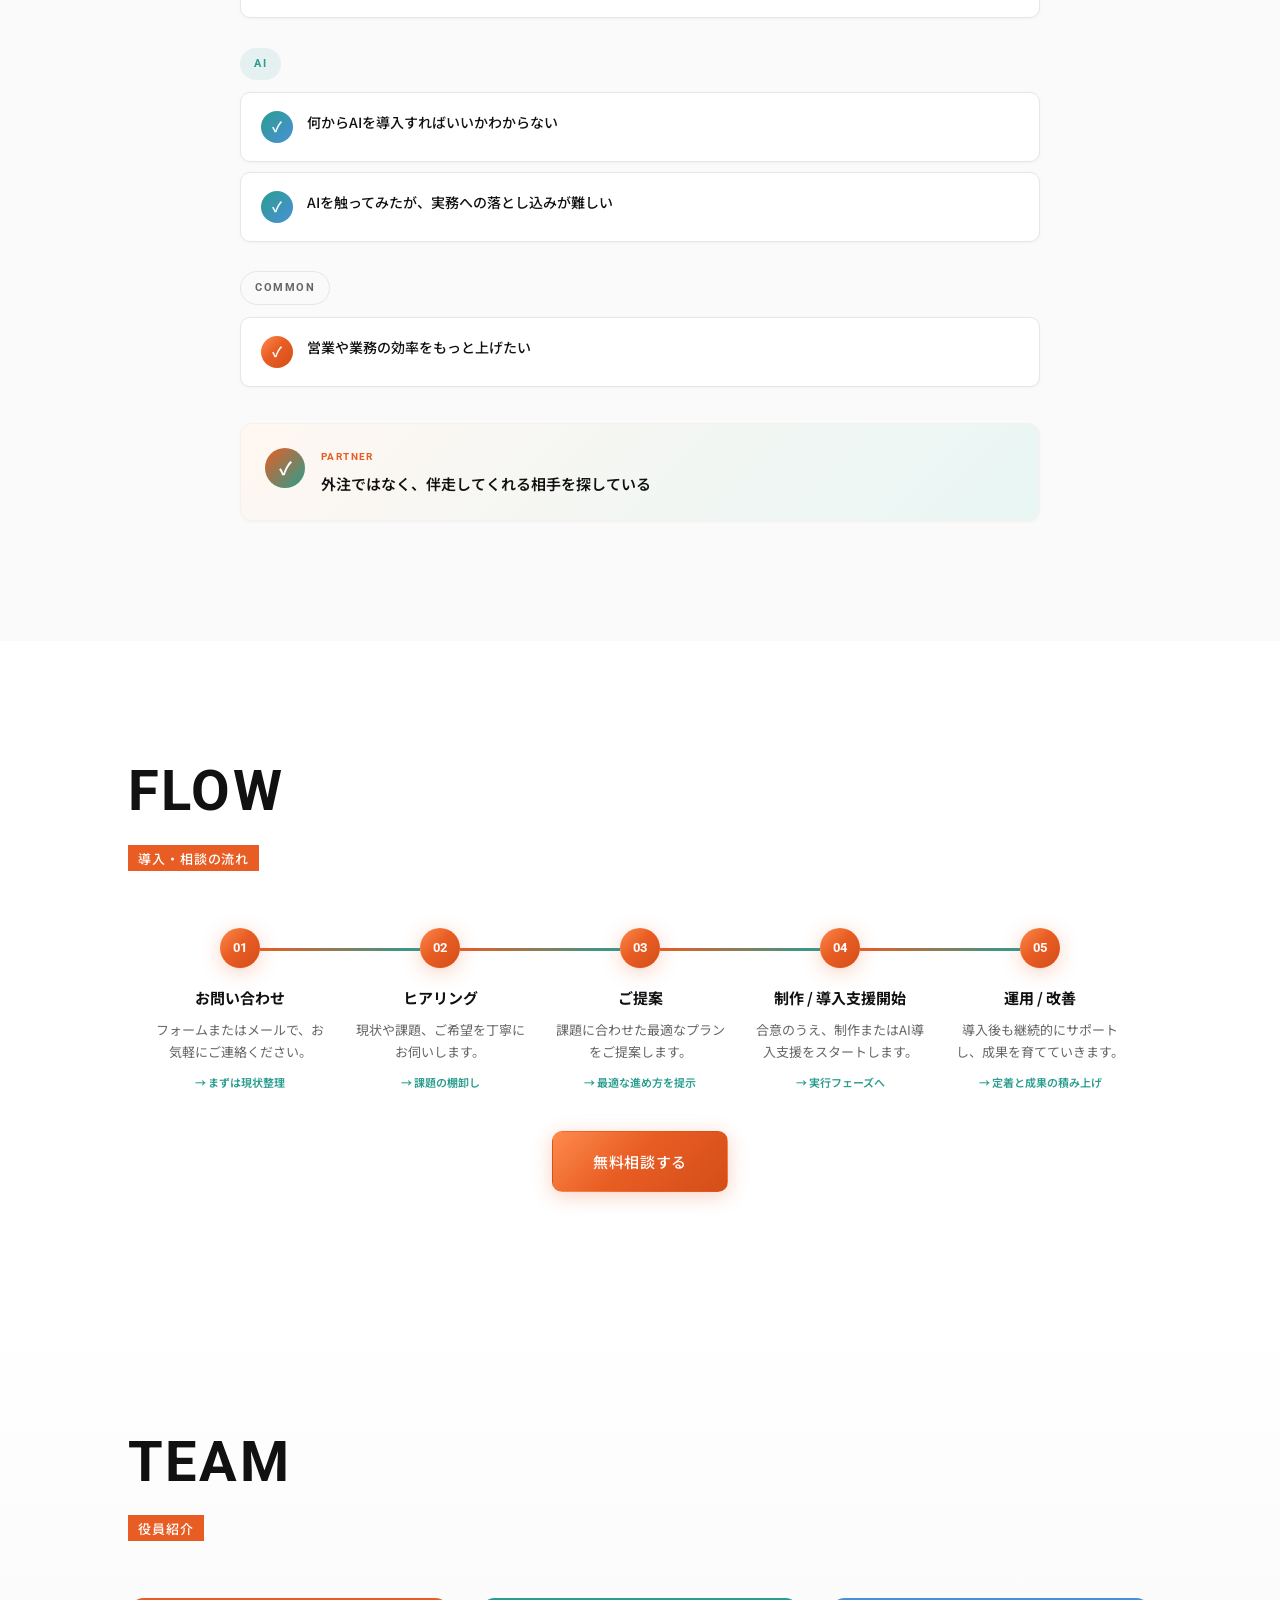
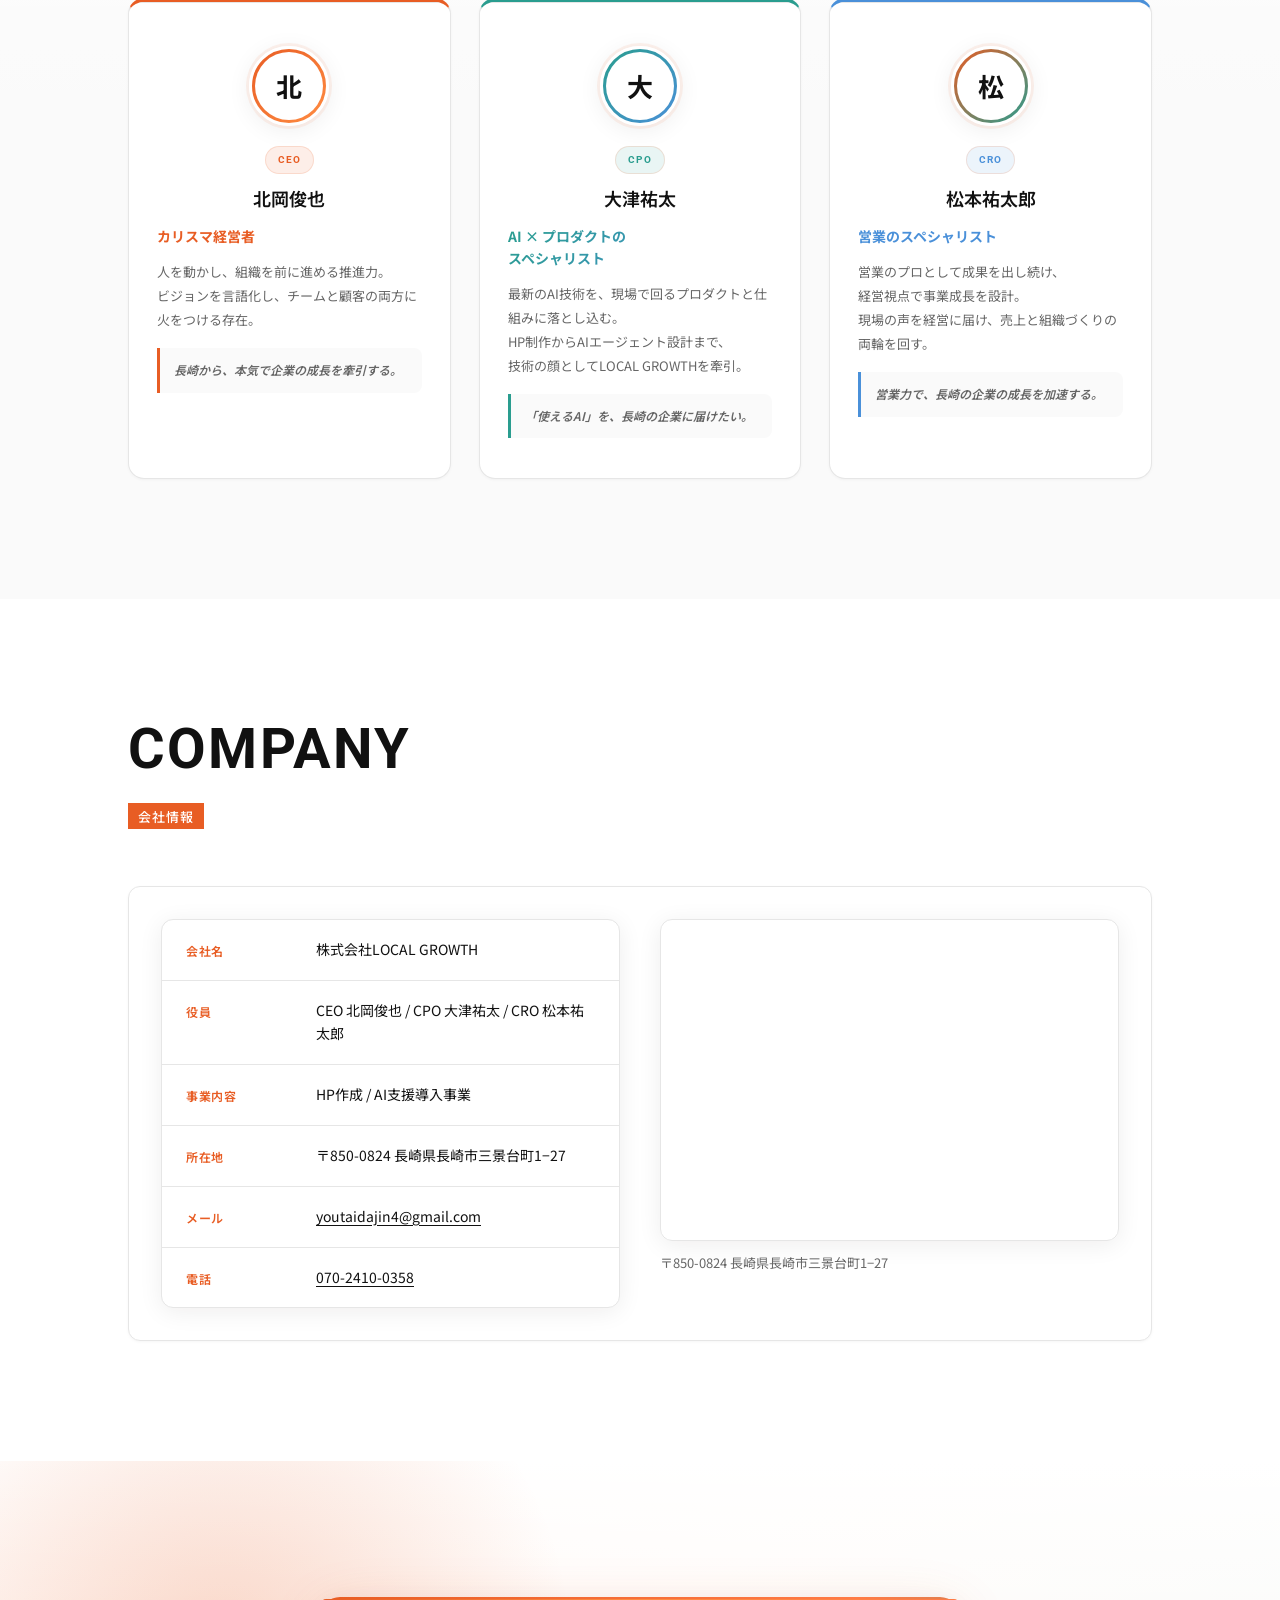
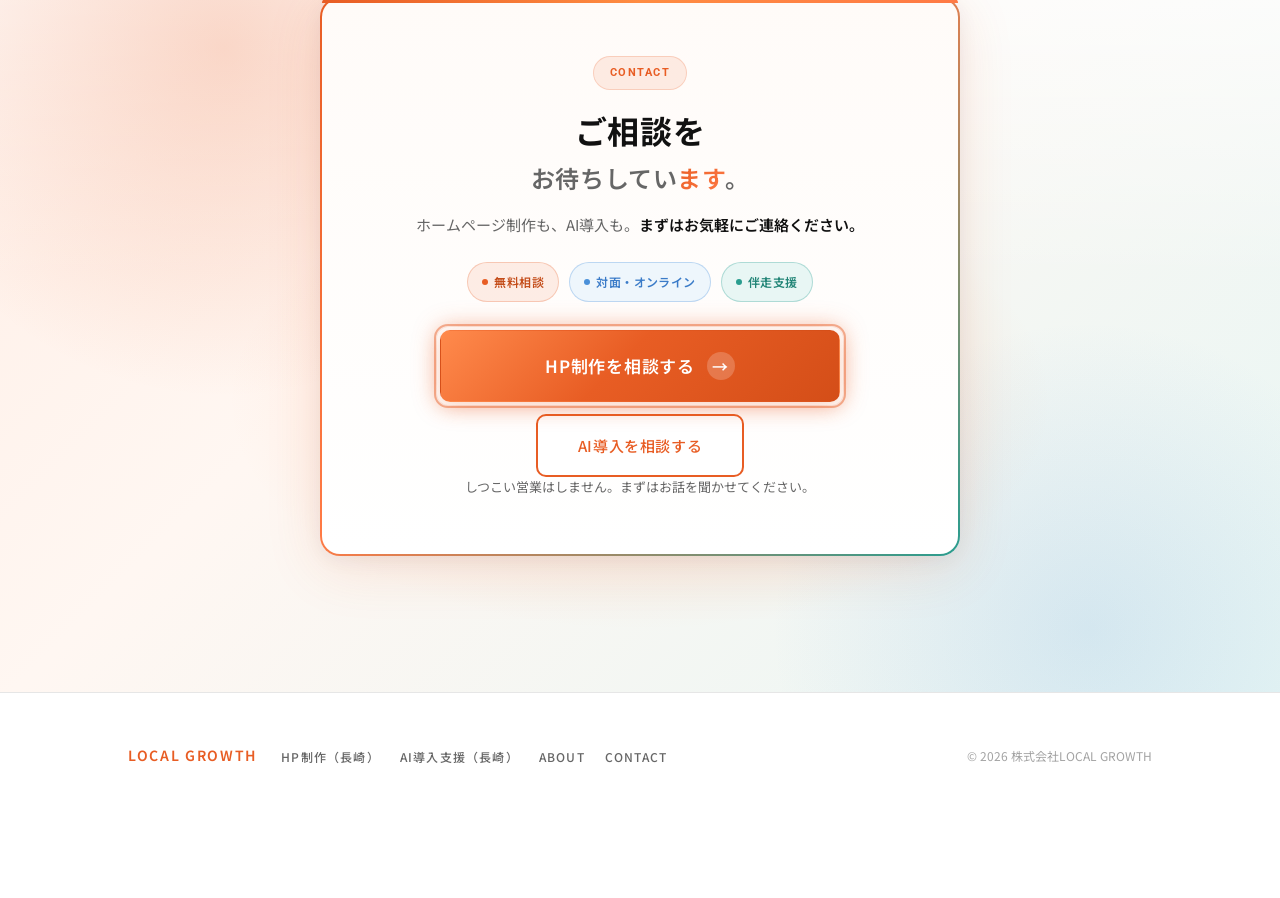
<file: about.html>
<!DOCTYPE html>
<html lang="ja">
<head>
  <meta charset="UTF-8">
  <meta name="viewport" content="width=device-width, initial-scale=1.0, viewport-fit=cover">
  <meta name="description" content="長崎県長崎市の株式会社LOCAL GROWTH。長崎を拠点にHP制作とAI導入支援。コンセプト・チーム・会社情報・導入の流れをご紹介。">
  <meta name="keywords" content="LOCAL GROWTH,長崎 会社,長崎 Web制作 会社,長崎 AI 会社,株式会社LOCAL GROWTH,長崎市 三景台町">
  <meta name="robots" content="index, follow, max-image-preview:large, max-snippet:-1, max-video-preview:-1">
  <meta name="author" content="株式会社LOCAL GROWTH">
  <meta name="geo.region" content="JP-42">
  <meta name="geo.placename" content="長崎市">
  <title>会社概要｜長崎のWeb制作・AI導入支援 LOCAL GROWTH</title>
  <link rel="canonical" href="https://local-growth.vercel.app/about">
  <link rel="icon" href="/assets/favicon.svg" type="image/svg+xml">
  <link rel="apple-touch-icon" href="/assets/images/hero-main.png">
  <meta property="og:type" content="website">
  <meta property="og:locale" content="ja_JP">
  <meta property="og:site_name" content="株式会社LOCAL GROWTH">
  <meta property="og:title" content="会社概要｜長崎のWeb制作・AI導入支援 LOCAL GROWTH">
  <meta property="og:description" content="長崎を拠点にHP制作とAI導入支援を行うLOCAL GROWTHの会社情報・チーム紹介。">
  <meta property="og:url" content="https://local-growth.vercel.app/about">
  <meta property="og:image" content="https://local-growth.vercel.app/assets/images/hero-main.png">
  <meta property="og:image:alt" content="株式会社LOCAL GROWTH 会社概要">
  <meta name="twitter:card" content="summary_large_image">
  <meta name="twitter:title" content="会社概要｜長崎のWeb制作・AI導入支援 LOCAL GROWTH">
  <meta name="twitter:description" content="長崎を拠点にHP制作とAI導入支援を行うLOCAL GROWTHの会社情報。">
  <meta name="twitter:image" content="https://local-growth.vercel.app/assets/images/hero-main.png">
  <link rel="preconnect" href="https://fonts.googleapis.com">
  <link rel="preconnect" href="https://fonts.gstatic.com" crossorigin>
  <link href="https://fonts.googleapis.com/css2?family=Roboto:wght@400;500;700&family=Noto+Sans+JP:wght@400;500;700&display=swap" rel="stylesheet">
  <link rel="stylesheet" href="style.css">
  <script type="application/ld+json">
  {
    "@context": "https://schema.org",
    "@graph": [
      {
        "@type": ["Organization", "LocalBusiness"],
        "@id": "https://local-growth.vercel.app/#organization",
        "name": "株式会社LOCAL GROWTH",
        "alternateName": "LOCAL GROWTH",
        "url": "https://local-growth.vercel.app/",
        "logo": "https://local-growth.vercel.app/assets/illustrations/hero-growth.svg",
        "image": "https://local-growth.vercel.app/assets/images/hero-main.png",
        "description": "長崎県長崎市に本社を置く、ホームページ制作とAI導入支援を行う企業。",
        "email": "youtaidajin4@gmail.com",
        "telephone": "+81-70-2410-0358",
        "founder": [
          { "@type": "Person", "name": "北岡俊也", "jobTitle": "CEO" },
          { "@type": "Person", "name": "大津祐太", "jobTitle": "CPO" },
          { "@type": "Person", "name": "松本祐太郎", "jobTitle": "CRO" }
        ],
        "address": {
          "@type": "PostalAddress",
          "streetAddress": "三景台町1−27",
          "addressLocality": "長崎市",
          "addressRegion": "長崎県",
          "postalCode": "850-0824",
          "addressCountry": "JP"
        },
        "geo": {
          "@type": "GeoCoordinates",
          "latitude": 32.7589,
          "longitude": 129.8737
        },
        "hasMap": "https://www.google.com/maps?q=長崎県長崎市三景台町1-27"
      },
      {
        "@type": "AboutPage",
        "@id": "https://local-growth.vercel.app/about#webpage",
        "url": "https://local-growth.vercel.app/about",
        "name": "会社概要｜長崎のWeb制作・AI導入支援 LOCAL GROWTH",
        "description": "LOCAL GROWTHのコンセプト・チーム・会社情報・導入の流れ。",
        "isPartOf": { "@id": "https://local-growth.vercel.app/#website" },
        "about": { "@id": "https://local-growth.vercel.app/#organization" },
        "inLanguage": "ja"
      },
      {
        "@type": "BreadcrumbList",
        "itemListElement": [
          { "@type": "ListItem", "position": 1, "name": "ホーム", "item": "https://local-growth.vercel.app/" },
          { "@type": "ListItem", "position": 2, "name": "会社概要", "item": "https://local-growth.vercel.app/about" }
        ]
      }
    ]
  }
  </script>
</head>
<body class="page-enter page--sub page--about">

  <a href="#main" class="skip-link">メインコンテンツへ</a>
  <div class="mesh-bg" aria-hidden="true"></div>

  <header class="header" id="top">
    <div class="container header__inner">
      <a href="/" class="header__logo">LOCAL GROWTH</a>
      <button class="header__toggle" type="button" aria-label="メニューを開く" aria-expanded="false" aria-controls="nav-menu">
        <span class="header__toggle-bar"></span>
        <span class="header__toggle-bar"></span>
        <span class="header__toggle-bar"></span>
      </button>
      <nav class="header__nav" id="nav-menu" aria-label="メインナビゲーション">
        <ul class="header__nav-list">
          <li><a href="/#service" class="header__nav-link">SERVICE</a></li>
          <li><a href="/about" class="header__nav-link" aria-current="page">ABOUT</a></li>
          <li><a href="/contact" class="header__nav-link">CONTACT</a></li>
        </ul>
        <a href="/contact" class="btn btn--primary btn--sm header__cta">お問い合わせ</a>
      </nav>
    </div>
  </header>

  <main id="main">

    <!-- Hero -->
    <section class="page-hero page-hero--impact page-hero--about" aria-labelledby="about-heading">
      <div class="page-hero__backdrop" aria-hidden="true">
        <img src="assets/images/hero-main.png" alt="" class="page-hero__backdrop-img hero__parallax-layer" width="1920" height="1080" loading="eager" aria-hidden="true">
        <div class="page-hero__backdrop-fade"></div>
      </div>
      <div class="hero__arc page-hero__arc" aria-hidden="true"></div>
      <div class="container page-hero__inner page-hero__inner--impact page-hero__inner--about">
        <div class="page-hero__content">
          <p class="hero__eyebrow animate-on-scroll givery-slide" data-hero-animate>COMPANY</p>
          <h1 class="page-hero__headline-en animate-on-scroll givery-slide" id="about-heading" data-hero-animate>
            <span class="visually-hidden">会社概要｜長崎のWeb制作・AI導入支援</span>
            <span aria-hidden="true">ABOUT</span>
          </h1>
          <p class="section__label text-band animate-on-scroll givery-slide" data-hero-animate>
            <span class="text-band__inner">地方の成長を、仕組みで支える。</span>
          </p>
          <p class="page-hero__lead animate-on-scroll givery-fade-up" data-hero-animate>
            人を増やす前に、仕組みを整える。LOCAL GROWTHは、長崎を拠点にHP制作とAI支援の2軸から、企業の成長を静かに、強く後押しします。
          </p>
          <div class="stat-strip animate-on-scroll givery-fade-up" data-hero-animate aria-label="LOCAL GROWTHの特徴">
            <div class="stat-strip__item">
              <span class="stat-strip__value" data-count="2">0</span>
              <span class="stat-strip__label">つの事業軸</span>
            </div>
            <div class="stat-strip__item">
              <span class="stat-strip__value" data-count="3">0</span>
              <span class="stat-strip__label">名の役員体制</span>
            </div>
            <div class="stat-strip__item">
              <span class="stat-strip__value">長崎</span>
              <span class="stat-strip__label">拠点 / 全国オンライン</span>
            </div>
          </div>
          <div class="about-orbit about-orbit--compact sp-only" aria-hidden="true">
            <div class="about-orbit__ring about-orbit__ring--outer"></div>
            <div class="about-orbit__ring about-orbit__ring--inner"></div>
            <div class="about-orbit__core">
              <span class="about-orbit__label">GROWTH</span>
            </div>
            <div class="about-orbit__node about-orbit__node--1"><span>HP</span></div>
            <div class="about-orbit__node about-orbit__node--2"><span>AI</span></div>
            <div class="about-orbit__node about-orbit__node--3"><span>伴走</span></div>
          </div>
        </div>
        <div class="about-hero__visual pc-only animate-on-scroll givery-fade-up" data-hero-animate aria-hidden="true">
          <div class="about-orbit">
            <div class="about-orbit__ring about-orbit__ring--outer"></div>
            <div class="about-orbit__ring about-orbit__ring--inner"></div>
            <div class="about-orbit__core">
              <span class="about-orbit__label">GROWTH</span>
            </div>
            <div class="about-orbit__node about-orbit__node--1">
              <span>HP</span>
            </div>
            <div class="about-orbit__node about-orbit__node--2">
              <span>AI</span>
            </div>
            <div class="about-orbit__node about-orbit__node--3">
              <span>伴走</span>
            </div>
          </div>
        </div>
      </div>
    </section>

    <div class="container">
      <nav class="page-section-nav" aria-label="ページ内ナビゲーション" data-section-nav>
        <a href="#concept" class="page-section-nav__link is-active" data-section-link="concept">CONCEPT</a>
        <a href="#why" class="page-section-nav__link" data-section-link="why">WHY</a>
        <a href="#for-who" class="page-section-nav__link" data-section-link="for-who">FOR WHO</a>
        <a href="#team" class="page-section-nav__link" data-section-link="team">TEAM</a>
        <a href="#company" class="page-section-nav__link" data-section-link="company">COMPANY</a>
      </nav>
    </div>

    <!-- Concept -->
    <section class="section section--alt section--fade-top about-concept" id="concept" aria-labelledby="concept-heading">
      <div class="container">
        <div class="section__header animate-on-scroll givery-slide">
          <h2 class="section__title-en" id="concept-heading">CONCEPT</h2>
          <p class="section__label text-band"><span class="text-band__inner">人を増やす前に、仕組みを整える。</span></p>
        </div>

        <div class="about-concept__statement animate-on-scroll givery-fade-up">
          <p class="about-concept__statement-text">
            ただ作るだけでも、ただ導入するだけでもない。<br class="pc-only">
            事業にとって<strong>本当に意味のある仕組み</strong>として機能することを、私たちは大切にしています。<br class="pc-only">
            小さく始めて、使いながら育てる——外注ではなく、成長のパートナーとして並走します。
          </p>
        </div>

        <div class="about-concept__core animate-on-scroll givery-fade-up">
          <div class="about-concept__axes">
            <article class="about-concept__axis about-concept__axis--web">
              <div class="about-concept__axis-icon" aria-hidden="true">
                <img src="assets/illustrations/service-web.svg" alt="HP制作サービスアイコン" width="28" height="28" loading="lazy">
              </div>
              <p class="about-concept__axis-label">AXIS 01</p>
              <h3 class="about-concept__axis-title">HP制作</h3>
              <p class="about-concept__axis-desc">見た目だけで終わらない。目的・導線・信頼感まで設計した、事業の顔をつくる。</p>
            </article>
            <article class="about-concept__axis about-concept__axis--ai">
              <div class="about-concept__axis-icon" aria-hidden="true">
                <img src="assets/illustrations/service-ai.svg" alt="AI導入支援サービスアイコン" width="28" height="28" loading="lazy">
              </div>
              <p class="about-concept__axis-label">AXIS 02</p>
              <h3 class="about-concept__axis-title">AI支援導入</h3>
              <p class="about-concept__axis-desc">ツール紹介で終わらない。現場で使える形まで落とし込み、定着まで伴走する。</p>
            </article>
          </div>
        </div>

        <div class="about-concept__links animate-on-scroll givery-fade-up">
          <div class="service-link-grid">
            <a href="/service-hp" class="service-link-card">
              <div class="service-link-card__icon">
                <img src="assets/illustrations/service-web.svg" alt="HP制作サービスへ" width="32" height="32" loading="lazy">
              </div>
              <div class="service-link-card__body">
                <p class="service-link-card__label">SERVICE 01</p>
                <p class="service-link-card__title">HP作成 — 信頼の顔をつくる</p>
              </div>
              <span class="service-link-card__arrow" aria-hidden="true">→</span>
            </a>
            <a href="/service-ai" class="service-link-card service-link-card--ai">
              <div class="service-link-card__icon">
                <img src="assets/illustrations/service-ai.svg" alt="AI導入支援サービスへ" width="32" height="32" loading="lazy">
              </div>
              <div class="service-link-card__body">
                <p class="service-link-card__label">SERVICE 02</p>
                <p class="service-link-card__title">AI支援 — 現場に定着させる</p>
              </div>
              <span class="service-link-card__arrow" aria-hidden="true">→</span>
            </a>
          </div>
        </div>
      </div>
    </section>

    <!-- Why -->
    <section class="section about-why-section" id="why" aria-labelledby="why-heading">
      <div class="container">
        <div class="section__header animate-on-scroll givery-slide">
          <h2 class="section__title-en" id="why-heading">WHY LOCAL GROWTH</h2>
          <p class="section__label text-band"><span class="text-band__inner">選ばれる理由</span></p>
        </div>
        <div class="about-why-list">
          <article class="about-why-strip animate-on-scroll givery-fade-up">
            <span class="about-why-strip__num" aria-hidden="true">01</span>
            <div class="about-why-strip__body">
              <h3 class="about-why-strip__title">見た目だけで終わらない</h3>
              <p class="about-why-strip__desc">デザイン性だけでなく、目的・導線・信頼感まで設計します。</p>
            </div>
            <span class="about-why-strip__effect">問い合わせにつながるWeb基盤</span>
          </article>
          <article class="about-why-strip animate-on-scroll givery-fade-up">
            <span class="about-why-strip__num" aria-hidden="true">02</span>
            <div class="about-why-strip__body">
              <h3 class="about-why-strip__title">AIを"実務に使える形"で支援</h3>
              <p class="about-why-strip__desc">ツール紹介で終わらず、現場で使える形まで落とし込みます。</p>
            </div>
            <span class="about-why-strip__effect">業務効率化と定着まで伴走</span>
          </article>
          <article class="about-why-strip animate-on-scroll givery-fade-up">
            <span class="about-why-strip__num" aria-hidden="true">03</span>
            <div class="about-why-strip__body">
              <h3 class="about-why-strip__title">小さく始めて、丁寧に育てる</h3>
              <p class="about-why-strip__desc">最初から大きく作りすぎず、実際に使いながら改善していくスタイルです。</p>
            </div>
            <span class="about-why-strip__effect">リスクを抑えながら成果を積み上げる</span>
          </article>
          <article class="about-why-strip animate-on-scroll givery-fade-up">
            <span class="about-why-strip__num" aria-hidden="true">04</span>
            <div class="about-why-strip__body">
              <h3 class="about-why-strip__title">経営・営業・プロダクトを横断</h3>
              <p class="about-why-strip__desc">単なる制作会社ではなく、事業の成長まで見据えた支援を行います。</p>
            </div>
            <span class="about-why-strip__effect">事業成長まで見据えたパートナー</span>
          </article>
        </div>
      </div>
    </section>

    <!-- For Who -->
    <section class="section section--alt section--fade-top" id="for-who" aria-labelledby="for-who-heading">
      <div class="container">
        <div class="section__header animate-on-scroll givery-slide">
          <h2 class="section__title-en" id="for-who-heading">FOR WHO</h2>
          <p class="section__label text-band"><span class="text-band__inner">こんな方におすすめ</span></p>
        </div>
        <div class="about-audience-groups">
          <div class="about-audience-group about-audience-group--web animate-on-scroll givery-fade-up">
            <p class="about-audience-group__label">WEB</p>
            <ul class="about-audience-group__list">
              <li class="about-audience-group__item">
                <span class="about-audience-group__check" aria-hidden="true">✓</span>
                <span class="about-audience-group__text">会社の信頼感を高めるホームページを作りたい</span>
              </li>
            </ul>
          </div>
          <div class="about-audience-group about-audience-group--ai animate-on-scroll givery-fade-up">
            <p class="about-audience-group__label">AI</p>
            <ul class="about-audience-group__list">
              <li class="about-audience-group__item">
                <span class="about-audience-group__check" aria-hidden="true">✓</span>
                <span class="about-audience-group__text">何からAIを導入すればいいかわからない</span>
              </li>
              <li class="about-audience-group__item">
                <span class="about-audience-group__check" aria-hidden="true">✓</span>
                <span class="about-audience-group__text">AIを触ってみたが、実務への落とし込みが難しい</span>
              </li>
            </ul>
          </div>
          <div class="about-audience-group about-audience-group--common animate-on-scroll givery-fade-up">
            <p class="about-audience-group__label">COMMON</p>
            <ul class="about-audience-group__list">
              <li class="about-audience-group__item">
                <span class="about-audience-group__check" aria-hidden="true">✓</span>
                <span class="about-audience-group__text">営業や業務の効率をもっと上げたい</span>
              </li>
            </ul>
          </div>
          <div class="about-audience-highlight animate-on-scroll givery-fade-up">
            <span class="about-audience-highlight__icon" aria-hidden="true">✓</span>
            <div class="about-audience-highlight__body">
              <p class="about-audience-highlight__label">PARTNER</p>
              <p class="about-audience-highlight__text">外注ではなく、伴走してくれる相手を探している</p>
            </div>
          </div>
        </div>
      </div>
    </section>

    <!-- Flow -->
    <section class="section" id="flow" aria-labelledby="flow-heading">
      <div class="container">
        <div class="section__header animate-on-scroll givery-slide">
          <h2 class="section__title-en" id="flow-heading">FLOW</h2>
          <p class="section__label text-band"><span class="text-band__inner">導入・相談の流れ</span></p>
        </div>
        <ol class="about-flow-stepper">
          <li class="about-flow-step animate-on-scroll givery-fade-up">
            <span class="about-flow-step__num">01</span>
            <h3 class="about-flow-step__title">お問い合わせ</h3>
            <p class="about-flow-step__desc">フォームまたはメールで、お気軽にご連絡ください。</p>
            <span class="about-flow-step__outcome">→ まずは現状整理</span>
          </li>
          <li class="about-flow-step animate-on-scroll givery-fade-up">
            <span class="about-flow-step__num">02</span>
            <h3 class="about-flow-step__title">ヒアリング</h3>
            <p class="about-flow-step__desc">現状や課題、ご希望を丁寧にお伺いします。</p>
            <span class="about-flow-step__outcome">→ 課題の棚卸し</span>
          </li>
          <li class="about-flow-step animate-on-scroll givery-fade-up">
            <span class="about-flow-step__num">03</span>
            <h3 class="about-flow-step__title">ご提案</h3>
            <p class="about-flow-step__desc">課題に合わせた最適なプランをご提案します。</p>
            <span class="about-flow-step__outcome">→ 最適な進め方を提示</span>
          </li>
          <li class="about-flow-step animate-on-scroll givery-fade-up">
            <span class="about-flow-step__num">04</span>
            <h3 class="about-flow-step__title">制作 / 導入支援開始</h3>
            <p class="about-flow-step__desc">合意のうえ、制作またはAI導入支援をスタートします。</p>
            <span class="about-flow-step__outcome">→ 実行フェーズへ</span>
          </li>
          <li class="about-flow-step animate-on-scroll givery-fade-up">
            <span class="about-flow-step__num">05</span>
            <h3 class="about-flow-step__title">運用 / 改善</h3>
            <p class="about-flow-step__desc">導入後も継続的にサポートし、成果を育てていきます。</p>
            <span class="about-flow-step__outcome">→ 定着と成果の積み上げ</span>
          </li>
        </ol>
        <div class="about-flow-cta animate-on-scroll givery-fade-up">
          <a href="/contact" class="btn btn--primary btn--lg">無料相談する</a>
        </div>
      </div>
    </section>

    <!-- Team -->
    <section class="section section--alt section--fade-top" id="team" aria-labelledby="team-heading">
      <div class="container">
        <div class="section__header animate-on-scroll givery-slide">
          <h2 class="section__title-en" id="team-heading">TEAM</h2>
          <p class="section__label text-band"><span class="text-band__inner">役員紹介</span></p>
        </div>
        <div class="about-team stagger-parent">
          <article class="about-team-card about-team-card--ceo stagger-item animate-on-scroll givery-fade-up">
            <div class="about-team-card__avatar" aria-hidden="true"><span>北</span></div>
            <span class="about-team-card__role">CEO</span>
            <h3 class="about-team-card__name">北岡俊也</h3>
            <p class="about-team-card__tagline">カリスマ経営者</p>
            <p class="about-team-card__bio text-pretty">人を動かし、組織を前に進める推進力。<br>ビジョンを言語化し、チームと顧客の両方に火をつける存在。</p>
            <p class="about-team-card__passion text-pretty">長崎から、本気で企業の成長を牽引する。</p>
          </article>
          <article class="about-team-card about-team-card--cpo stagger-item animate-on-scroll givery-fade-up">
            <div class="about-team-card__avatar" aria-hidden="true"><span>大</span></div>
            <span class="about-team-card__role">CPO</span>
            <h3 class="about-team-card__name">大津祐太</h3>
            <p class="about-team-card__tagline text-pretty">AI × プロダクトの<br>スペシャリスト</p>
            <p class="about-team-card__bio text-pretty">最新のAI技術を、現場で回るプロダクトと仕組みに落とし込む。<br>HP制作からAIエージェント設計まで、<br>技術の顔としてLOCAL GROWTHを牽引。</p>
            <p class="about-team-card__passion text-pretty">「使えるAI」を、長崎の企業に届けたい。</p>
          </article>
          <article class="about-team-card about-team-card--cro stagger-item animate-on-scroll givery-fade-up">
            <div class="about-team-card__avatar" aria-hidden="true"><span>松</span></div>
            <span class="about-team-card__role">CRO</span>
            <h3 class="about-team-card__name">松本祐太郎</h3>
            <p class="about-team-card__tagline">営業のスペシャリスト</p>
            <p class="about-team-card__bio text-pretty">営業のプロとして成果を出し続け、<br>経営視点で事業成長を設計。<br>現場の声を経営に届け、売上と組織づくりの両輪を回す。</p>
            <p class="about-team-card__passion text-pretty">営業力で、長崎の企業の成長を加速する。</p>
          </article>
        </div>
      </div>
    </section>

    <!-- Company -->
    <section class="section" id="company" aria-labelledby="company-heading">
      <div class="container">
        <div class="section__header animate-on-scroll givery-slide">
          <h2 class="section__title-en" id="company-heading">COMPANY</h2>
          <p class="section__label text-band"><span class="text-band__inner">会社情報</span></p>
        </div>
        <div class="about-company animate-on-scroll givery-fade-up">
          <div class="about-company__info">
            <dl class="about-company__list">
              <div class="about-company__row">
                <dt>会社名</dt>
                <dd>株式会社LOCAL GROWTH</dd>
              </div>
              <div class="about-company__row">
                <dt>役員</dt>
                <dd>CEO 北岡俊也 / CPO 大津祐太 / CRO 松本祐太郎</dd>
              </div>
              <div class="about-company__row">
                <dt>事業内容</dt>
                <dd>HP作成 / AI支援導入事業</dd>
              </div>
              <div class="about-company__row">
                <dt>所在地</dt>
                <dd>〒850-0824 長崎県長崎市三景台町1−27</dd>
              </div>
              <div class="about-company__row">
                <dt>メール</dt>
                <dd><a href="mailto:youtaidajin4@gmail.com">youtaidajin4@gmail.com</a></dd>
              </div>
              <div class="about-company__row">
                <dt>電話</dt>
                <dd><a href="tel:07024100358">070-2410-0358</a></dd>
              </div>
            </dl>
          </div>
          <div class="about-company__map">
            <div class="about-company__map-frame">
              <iframe
                class="company__map-iframe"
                src="https://www.google.com/maps?q=%E3%80%92850-0824+%E9%95%B7%E5%B4%8E%E7%9C%8C%E9%95%B7%E5%B4%8E%E5%B8%82%E4%B8%89%E6%99%AF%E5%8F%B0%E7%94%BA1-27&hl=ja&z=16&output=embed"
                title="株式会社LOCAL GROWTH 所在地マップ"
                loading="lazy"
                referrerpolicy="no-referrer-when-downgrade"
                allowfullscreen
              ></iframe>
            </div>
            <p class="company__map-address">〒850-0824 長崎県長崎市三景台町1−27</p>
          </div>
        </div>
      </div>
    </section>

    <section class="section cta-band cta-band--finale cta-band--sub section--fade-top" aria-labelledby="cta-about">
      <div class="cta-band__backdrop" aria-hidden="true">
        <div class="cta-band__glow cta-band__glow--warm"></div>
        <div class="cta-band__glow cta-band__glow--cool"></div>
        <div class="cta-band__glow cta-band__glow--accent"></div>
      </div>
      <div class="container">
        <div class="cta-band__panel cta-band__panel--vivid animate-on-scroll givery-fade-up">
          <div class="cta-band__panel-accent" aria-hidden="true"></div>
          <p class="cta-band__eyebrow">
            <span class="cta-band__eyebrow-pill">CONTACT</span>
          </p>
          <h2 class="cta-band__title" id="cta-about">
            <span class="cta-band__title-line">ご相談を</span>
            <span class="cta-band__title-accent text-balance">お待ちしてい<em class="text-gradient">ます</em>。</span>
          </h2>
          <p class="cta-band__text">ホームページ制作も、AI導入も。<strong>まずはお気軽にご連絡ください。</strong></p>
          <ul class="cta-band__tags" aria-label="相談の特徴">
            <li class="cta-band__tag">無料相談</li>
            <li class="cta-band__tag">対面・オンライン</li>
            <li class="cta-band__tag">伴走支援</li>
          </ul>
          <div class="cta-band__actions cta-band__actions--dual">
            <div class="cta-band__btn-ring">
              <a href="/contact?type=hp" class="btn btn--primary btn--lg btn--cta-finale">
                <span>HP制作を相談する</span>
                <span class="btn__arrow" aria-hidden="true">→</span>
              </a>
            </div>
            <a href="/contact?type=ai" class="btn btn--outline btn--outline-accent btn--lg">AI導入を相談する</a>
          </div>
          <p class="cta-band__note">しつこい営業はしません。まずはお話を聞かせてください。</p>
        </div>
      </div>
    </section>

  </main>

  <footer class="footer">
    <div class="container footer__inner">
      <a href="/" class="footer__logo">LOCAL GROWTH</a>
      <nav class="footer__nav" aria-label="フッターナビゲーション">
        <ul class="footer__nav-list">
          <li><a href="/service-hp">HP制作（長崎）</a></li>
          <li><a href="/service-ai">AI導入支援（長崎）</a></li>
          <li><a href="/about">ABOUT</a></li>
          <li><a href="/contact">CONTACT</a></li>
        </ul>
      </nav>
      <p class="footer__copy">&copy; 2026 株式会社LOCAL GROWTH</p>
    </div>
  </footer>

  <a href="/contact" class="floating-cta" aria-label="無料相談する">相談する</a>

  <script src="script.js"></script>
</body>
</html>
</file>
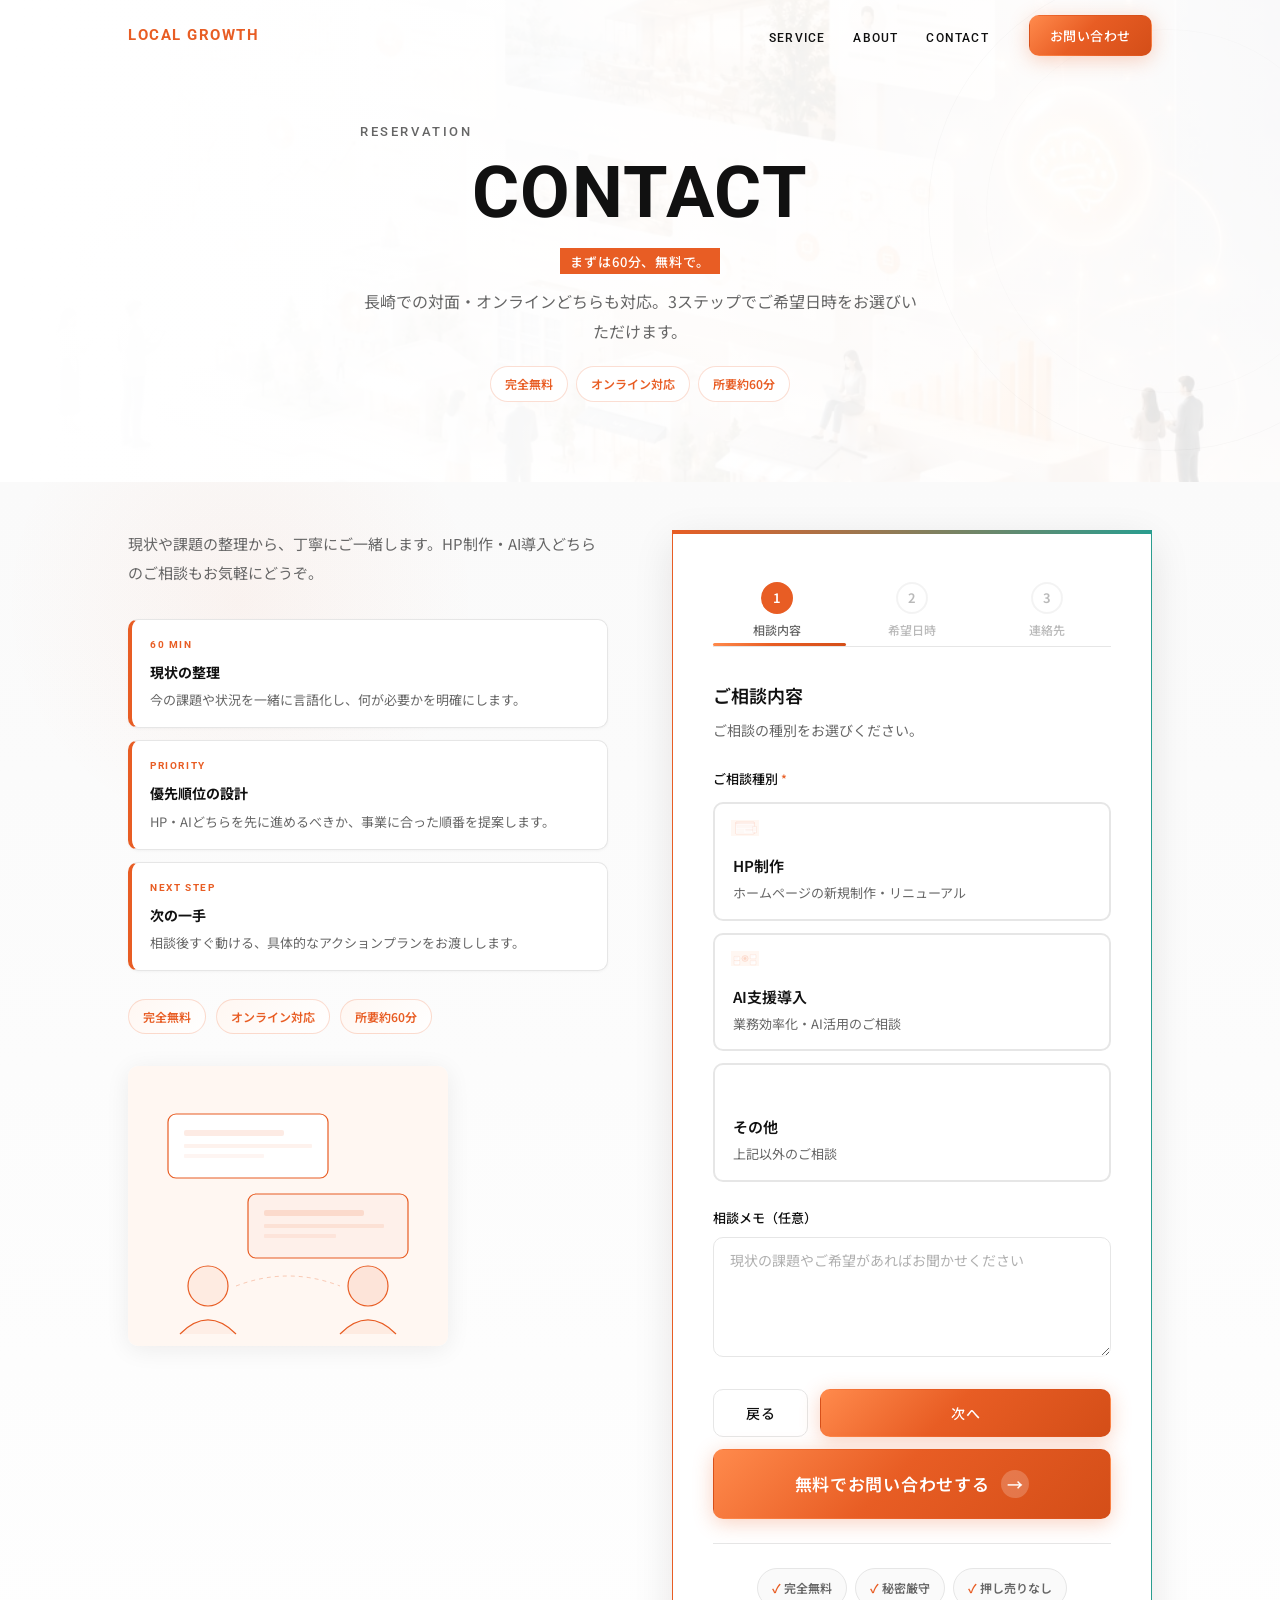
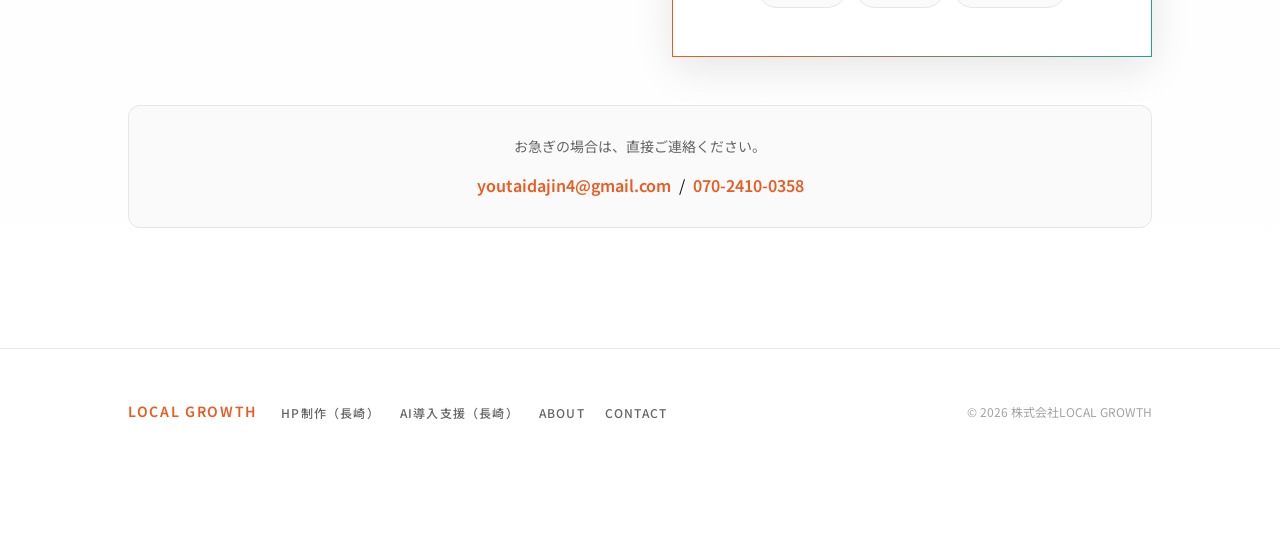
<file: contact.html>
<!DOCTYPE html>
<html lang="ja">
<head>
  <meta charset="UTF-8">
  <meta name="viewport" content="width=device-width, initial-scale=1.0, viewport-fit=cover">
  <meta name="description" content="長崎のWeb制作・AI導入の無料相談予約。長崎での対面・オンライン対応。ご希望日時からお申し込みいただけます。電話：070-2410-0358">
  <meta name="keywords" content="長崎 AI 相談,長崎 Web制作 相談,AI導入 無料相談,ホームページ制作 相談 長崎,LOCAL GROWTH お問い合わせ">
  <meta name="robots" content="index, follow, max-image-preview:large, max-snippet:-1, max-video-preview:-1">
  <meta name="author" content="株式会社LOCAL GROWTH">
  <meta name="geo.region" content="JP-42">
  <meta name="geo.placename" content="長崎市">
  <title>無料相談・お問い合わせ｜長崎のWeb制作・AI支援 LOCAL GROWTH</title>
  <link rel="canonical" href="https://local-growth.vercel.app/contact">
  <link rel="icon" href="/assets/favicon.svg" type="image/svg+xml">
  <link rel="apple-touch-icon" href="/assets/images/hero-main.png">
  <meta property="og:type" content="website">
  <meta property="og:locale" content="ja_JP">
  <meta property="og:site_name" content="株式会社LOCAL GROWTH">
  <meta property="og:title" content="無料相談・お問い合わせ｜長崎のWeb制作・AI支援 LOCAL GROWTH">
  <meta property="og:description" content="長崎のWeb制作・AI導入の無料相談。対面・オンライン対応。ご希望日時からお申し込みください。">
  <meta property="og:url" content="https://local-growth.vercel.app/contact">
  <meta property="og:image" content="https://local-growth.vercel.app/assets/images/hero-main.png">
  <meta property="og:image:alt" content="LOCAL GROWTH 無料相談予約">
  <meta name="twitter:card" content="summary_large_image">
  <meta name="twitter:title" content="無料相談・お問い合わせ｜長崎のWeb制作・AI支援">
  <meta name="twitter:description" content="長崎のWeb制作・AI導入の無料相談。対面・オンライン対応。">
  <meta name="twitter:image" content="https://local-growth.vercel.app/assets/images/hero-main.png">
  <link rel="preconnect" href="https://fonts.googleapis.com">
  <link rel="preconnect" href="https://fonts.gstatic.com" crossorigin>
  <link href="https://fonts.googleapis.com/css2?family=Roboto:wght@400;500;700&family=Noto+Sans+JP:wght@400;500;700&display=swap" rel="stylesheet">
  <link rel="stylesheet" href="style.css">
  <script type="application/ld+json">
  {
    "@context": "https://schema.org",
    "@graph": [
      {
        "@type": "ContactPage",
        "@id": "https://local-growth.vercel.app/contact#webpage",
        "url": "https://local-growth.vercel.app/contact",
        "name": "無料相談・お問い合わせ｜長崎のWeb制作・AI支援 LOCAL GROWTH",
        "description": "長崎のWeb制作・AI導入の無料相談予約ページ。",
        "isPartOf": { "@id": "https://local-growth.vercel.app/#website" },
        "inLanguage": "ja"
      },
      {
        "@type": "BreadcrumbList",
        "itemListElement": [
          { "@type": "ListItem", "position": 1, "name": "ホーム", "item": "https://local-growth.vercel.app/" },
          { "@type": "ListItem", "position": 2, "name": "お問い合わせ", "item": "https://local-growth.vercel.app/contact" }
        ]
      },
      {
        "@type": ["Organization", "LocalBusiness"],
        "@id": "https://local-growth.vercel.app/#organization",
        "name": "株式会社LOCAL GROWTH",
        "url": "https://local-growth.vercel.app/",
        "telephone": "+81-70-2410-0358",
        "email": "youtaidajin4@gmail.com",
        "address": {
          "@type": "PostalAddress",
          "streetAddress": "三景台町1−27",
          "addressLocality": "長崎市",
          "addressRegion": "長崎県",
          "postalCode": "850-0824",
          "addressCountry": "JP"
        },
        "contactPoint": {
          "@type": "ContactPoint",
          "telephone": "+81-70-2410-0358",
          "contactType": "sales",
          "areaServed": "JP",
          "availableLanguage": ["Japanese"]
        }
      }
    ]
  }
  </script>
</head>
<body class="page-enter page--sub page--contact">

  <a href="#main" class="skip-link">メインコンテンツへ</a>
  <div class="mesh-bg" aria-hidden="true"></div>

  <header class="header" id="top">
    <div class="container header__inner">
      <a href="/" class="header__logo">LOCAL GROWTH</a>
      <button class="header__toggle" type="button" aria-label="メニューを開く" aria-expanded="false" aria-controls="nav-menu">
        <span class="header__toggle-bar"></span>
        <span class="header__toggle-bar"></span>
        <span class="header__toggle-bar"></span>
      </button>
      <nav class="header__nav" id="nav-menu" aria-label="メインナビゲーション">
        <ul class="header__nav-list">
          <li><a href="/#service" class="header__nav-link">SERVICE</a></li>
          <li><a href="/about" class="header__nav-link">ABOUT</a></li>
          <li><a href="/contact" class="header__nav-link" aria-current="page">CONTACT</a></li>
        </ul>
        <a href="/contact" class="btn btn--primary btn--sm header__cta">お問い合わせ</a>
      </nav>
    </div>
  </header>

  <main id="main">

    <section class="page-hero page-hero--impact page-hero--compact page-hero--contact" aria-labelledby="contact-heading">
      <div class="page-hero__backdrop" aria-hidden="true">
        <img src="assets/images/hero-main.png" alt="" class="page-hero__backdrop-img" width="1920" height="1080" loading="eager" aria-hidden="true">
        <div class="page-hero__backdrop-fade"></div>
      </div>
      <div class="hero__arc page-hero__arc" aria-hidden="true"></div>
      <div class="container page-hero__inner page-hero__inner--impact">
        <div class="page-hero__content">
          <p class="hero__eyebrow animate-on-scroll givery-slide" data-hero-animate>RESERVATION</p>
          <h1 class="page-hero__headline-en animate-on-scroll givery-slide" id="contact-heading" data-hero-animate>
            <span class="visually-hidden">無料相談・お問い合わせ｜長崎のWeb制作・AI支援</span>
            <span aria-hidden="true">CONTACT</span>
          </h1>
          <p class="section__label text-band animate-on-scroll givery-slide" data-hero-animate>
            <span class="text-band__inner">まずは60分、無料で。</span>
          </p>
          <p class="page-hero__lead animate-on-scroll givery-fade-up" data-hero-animate>
            長崎での対面・オンラインどちらも対応。3ステップでご希望日時をお選びいただけます。
          </p>
          <ul class="trust-badges" aria-label="無料相談の特徴">
            <li class="trust-badges__item">完全無料</li>
            <li class="trust-badges__item">オンライン対応</li>
            <li class="trust-badges__item">所要約60分</li>
          </ul>
        </div>
      </div>
    </section>

    <section class="section section--contact section--decor section--fade-top" id="contact" aria-labelledby="contact-form-heading">
      <div class="container">
        <div class="contact__layout">
          <div class="contact__side">
            <h2 class="contact__title visually-hidden" id="contact-form-heading">無料相談予約フォーム</h2>
            <p class="contact__lead animate-on-scroll givery-fade-up" id="contact-context">
              現状や課題の整理から、丁寧にご一緒します。HP制作・AI導入どちらのご相談もお気軽にどうぞ。
            </p>
            <div class="contact-value-list animate-on-scroll givery-fade-up">
              <div class="contact-value-item">
                <p class="contact-value-item__label">60 MIN</p>
                <p class="contact-value-item__title">現状の整理</p>
                <p class="contact-value-item__desc">今の課題や状況を一緒に言語化し、何が必要かを明確にします。</p>
              </div>
              <div class="contact-value-item">
                <p class="contact-value-item__label">PRIORITY</p>
                <p class="contact-value-item__title">優先順位の設計</p>
                <p class="contact-value-item__desc">HP・AIどちらを先に進めるべきか、事業に合った順番を提案します。</p>
              </div>
              <div class="contact-value-item">
                <p class="contact-value-item__label">NEXT STEP</p>
                <p class="contact-value-item__title">次の一手</p>
                <p class="contact-value-item__desc">相談後すぐ動ける、具体的なアクションプランをお渡しします。</p>
              </div>
            </div>
            <ul class="trust-badges stagger-parent" aria-label="無料相談の特徴">
              <li class="trust-badges__item stagger-item animate-on-scroll givery-fade-up">完全無料</li>
              <li class="trust-badges__item stagger-item animate-on-scroll givery-fade-up">オンライン対応</li>
              <li class="trust-badges__item stagger-item animate-on-scroll givery-fade-up">所要約60分</li>
            </ul>
            <div class="contact__illust illust-float animate-on-scroll givery-fade-up">
              <img src="assets/illustrations/contact-illust.svg" alt="お問い合わせ・無料相談のイラスト" class="illust" width="320" height="280" loading="lazy">
            </div>
          </div>

          <form
            class="contact__form booking-form animate-on-scroll givery-fade-up"
            id="contact-form"
            novalidate
            data-form-endpoint="https://formsubmit.co/ajax/youtaidajin4@gmail.com"
          >
            <input type="text" name="_honey" class="form__honeypot" tabindex="-1" autocomplete="off" aria-hidden="true">
            <ol class="booking-steps" aria-label="予約フォームの進捗">
              <li class="booking-steps__item is-active" data-step-indicator="1">
                <span class="booking-steps__num">1</span>
                <span class="booking-steps__label">相談内容</span>
              </li>
              <li class="booking-steps__item" data-step-indicator="2">
                <span class="booking-steps__num">2</span>
                <span class="booking-steps__label">希望日時</span>
              </li>
              <li class="booking-steps__item" data-step-indicator="3">
                <span class="booking-steps__num">3</span>
                <span class="booking-steps__label">連絡先</span>
              </li>
            </ol>

            <!-- Step 1 -->
            <div class="booking-panel is-active" data-step="1">
              <h2 class="booking-panel__title">ご相談内容</h2>
              <p class="booking-panel__desc">ご相談の種別をお選びください。</p>

              <fieldset class="form__group form__group--fieldset">
                <legend class="form__label">ご相談種別 <span class="form__required" aria-label="必須">*</span></legend>
                <div class="category-cards" role="radiogroup" aria-label="ご相談種別">
                  <label class="category-card">
                    <input type="radio" name="category" value="hp" class="category-card__input" required>
                    <span class="category-card__body">
                      <img src="assets/illustrations/service-web.svg" alt="HP制作の相談" class="category-card__icon" width="28" height="28" loading="lazy">
                      <span class="category-card__title">HP制作</span>
                      <span class="category-card__desc">ホームページの新規制作・リニューアル</span>
                    </span>
                  </label>
                  <label class="category-card">
                    <input type="radio" name="category" value="ai" class="category-card__input">
                    <span class="category-card__body">
                      <img src="assets/illustrations/service-ai.svg" alt="AI導入の相談" class="category-card__icon" width="28" height="28" loading="lazy">
                      <span class="category-card__title">AI支援導入</span>
                      <span class="category-card__desc">業務効率化・AI活用のご相談</span>
                    </span>
                  </label>
                  <label class="category-card">
                    <input type="radio" name="category" value="other" class="category-card__input">
                    <span class="category-card__body">
                      <span class="category-card__title">その他</span>
                      <span class="category-card__desc">上記以外のご相談</span>
                    </span>
                  </label>
                </div>
              </fieldset>

              <div class="form__group">
                <label for="message" class="form__label">相談メモ（任意）</label>
                <textarea id="message" name="message" class="form__input form__textarea" rows="4" placeholder="現状の課題やご希望があればお聞かせください"></textarea>
              </div>
            </div>

            <!-- Step 2 -->
            <div class="booking-panel" data-step="2" hidden>
              <h2 class="booking-panel__title">ご希望日時</h2>
              <p class="booking-panel__desc">ご都合のよい日時をお選びください。</p>

              <div class="form__group">
                <label for="preferred-date" class="form__label">希望日 <span class="form__required" aria-label="必須">*</span></label>
                <input type="date" id="preferred-date" name="preferred_date" class="form__input" required>
              </div>

              <fieldset class="form__group form__group--fieldset">
                <legend class="form__label">希望時間帯 <span class="form__required" aria-label="必須">*</span></legend>
                <div class="time-slots">
                  <label class="time-slot">
                    <input type="radio" name="preferred_time" value="10:00-12:00" class="time-slot__input" required>
                    <span class="time-slot__label">10:00–12:00</span>
                  </label>
                  <label class="time-slot">
                    <input type="radio" name="preferred_time" value="13:00-15:00" class="time-slot__input">
                    <span class="time-slot__label">13:00–15:00</span>
                  </label>
                  <label class="time-slot">
                    <input type="radio" name="preferred_time" value="15:00-17:00" class="time-slot__input">
                    <span class="time-slot__label">15:00–17:00</span>
                  </label>
                  <label class="time-slot">
                    <input type="radio" name="preferred_time" value="flexible" class="time-slot__input">
                    <span class="time-slot__label">日程は相談して決める</span>
                  </label>
                </div>
              </fieldset>

              <fieldset class="form__group form__group--fieldset">
                <legend class="form__label">相談方法 <span class="form__required" aria-label="必須">*</span></legend>
                <div class="time-slots time-slots--method">
                  <label class="time-slot">
                    <input type="radio" name="consultation_method" value="online" class="time-slot__input" required>
                    <span class="time-slot__label">オンライン（Zoom等）</span>
                  </label>
                  <label class="time-slot">
                    <input type="radio" name="consultation_method" value="in-person" class="time-slot__input">
                    <span class="time-slot__label">対面（長崎）</span>
                  </label>
                </div>
              </fieldset>
            </div>

            <!-- Step 3 -->
            <div class="booking-panel" data-step="3" hidden>
              <h2 class="booking-panel__title">ご連絡先</h2>
              <p class="booking-panel__desc">ご予約確認のご連絡先をご入力ください。</p>

              <div class="form__group">
                <label for="name" class="form__label">お名前 <span class="form__required" aria-label="必須">*</span></label>
                <input type="text" id="name" name="name" class="form__input" required autocomplete="name" placeholder="山田 太郎">
              </div>
              <div class="form__group">
                <label for="email" class="form__label">メールアドレス <span class="form__required" aria-label="必須">*</span></label>
                <input type="email" id="email" name="email" class="form__input" required autocomplete="email" placeholder="example@company.com">
              </div>
              <div class="form__group">
                <label for="phone" class="form__label">電話番号（任意）</label>
                <input type="tel" id="phone" name="phone" class="form__input" autocomplete="tel" placeholder="090-1234-5678">
              </div>
              <div class="form__group">
                <label for="company" class="form__label">会社名（任意）</label>
                <input type="text" id="company" name="company" class="form__input" autocomplete="organization" placeholder="株式会社〇〇">
              </div>
            </div>

            <div class="booking-nav">
              <button type="button" class="btn btn--outline booking-nav__prev" id="booking-prev" hidden>戻る</button>
              <button type="button" class="btn btn--primary booking-nav__next" id="booking-next">次へ</button>
              <button type="submit" class="btn btn--primary btn--cta-finale booking-nav__submit" id="booking-submit" hidden>
                <span>無料でお問い合わせする</span>
                <span class="btn__arrow" aria-hidden="true">→</span>
              </button>
            </div>

            <div class="contact-assurance" aria-label="安心のお約束">
              <span class="contact-assurance__pill">完全無料</span>
              <span class="contact-assurance__pill">秘密厳守</span>
              <span class="contact-assurance__pill">押し売りなし</span>
            </div>

            <p class="form__success" id="form-success" role="status" hidden>
              ご予約を受け付けました。確認のうえ、担当者よりご連絡いたします。
            </p>
            <p class="form__error" id="form-error" role="alert" hidden>
              送信に失敗しました。時間をおいて再度お試しください。
            </p>
          </form>
        </div>

        <div class="contact-alt-band animate-on-scroll givery-fade-up">
          <p class="contact-alt-band__text">お急ぎの場合は、直接ご連絡ください。</p>
          <p>
            <a href="mailto:youtaidajin4@gmail.com">youtaidajin4@gmail.com</a>
            &nbsp;/&nbsp;
            <a href="tel:07024100358">070-2410-0358</a>
          </p>
        </div>
      </div>
    </section>

  </main>

  <footer class="footer">
    <div class="container footer__inner">
      <a href="/" class="footer__logo">LOCAL GROWTH</a>
      <nav class="footer__nav" aria-label="フッターナビゲーション">
        <ul class="footer__nav-list">
          <li><a href="/service-hp">HP制作（長崎）</a></li>
          <li><a href="/service-ai">AI導入支援（長崎）</a></li>
          <li><a href="/about">ABOUT</a></li>
          <li><a href="/contact">CONTACT</a></li>
        </ul>
      </nav>
      <p class="footer__copy">&copy; 2026 株式会社LOCAL GROWTH</p>
    </div>
  </footer>

  <a href="/contact" class="floating-cta" aria-label="無料相談する">相談する</a>

  <script src="script.js"></script>
</body>
</html>
</file>
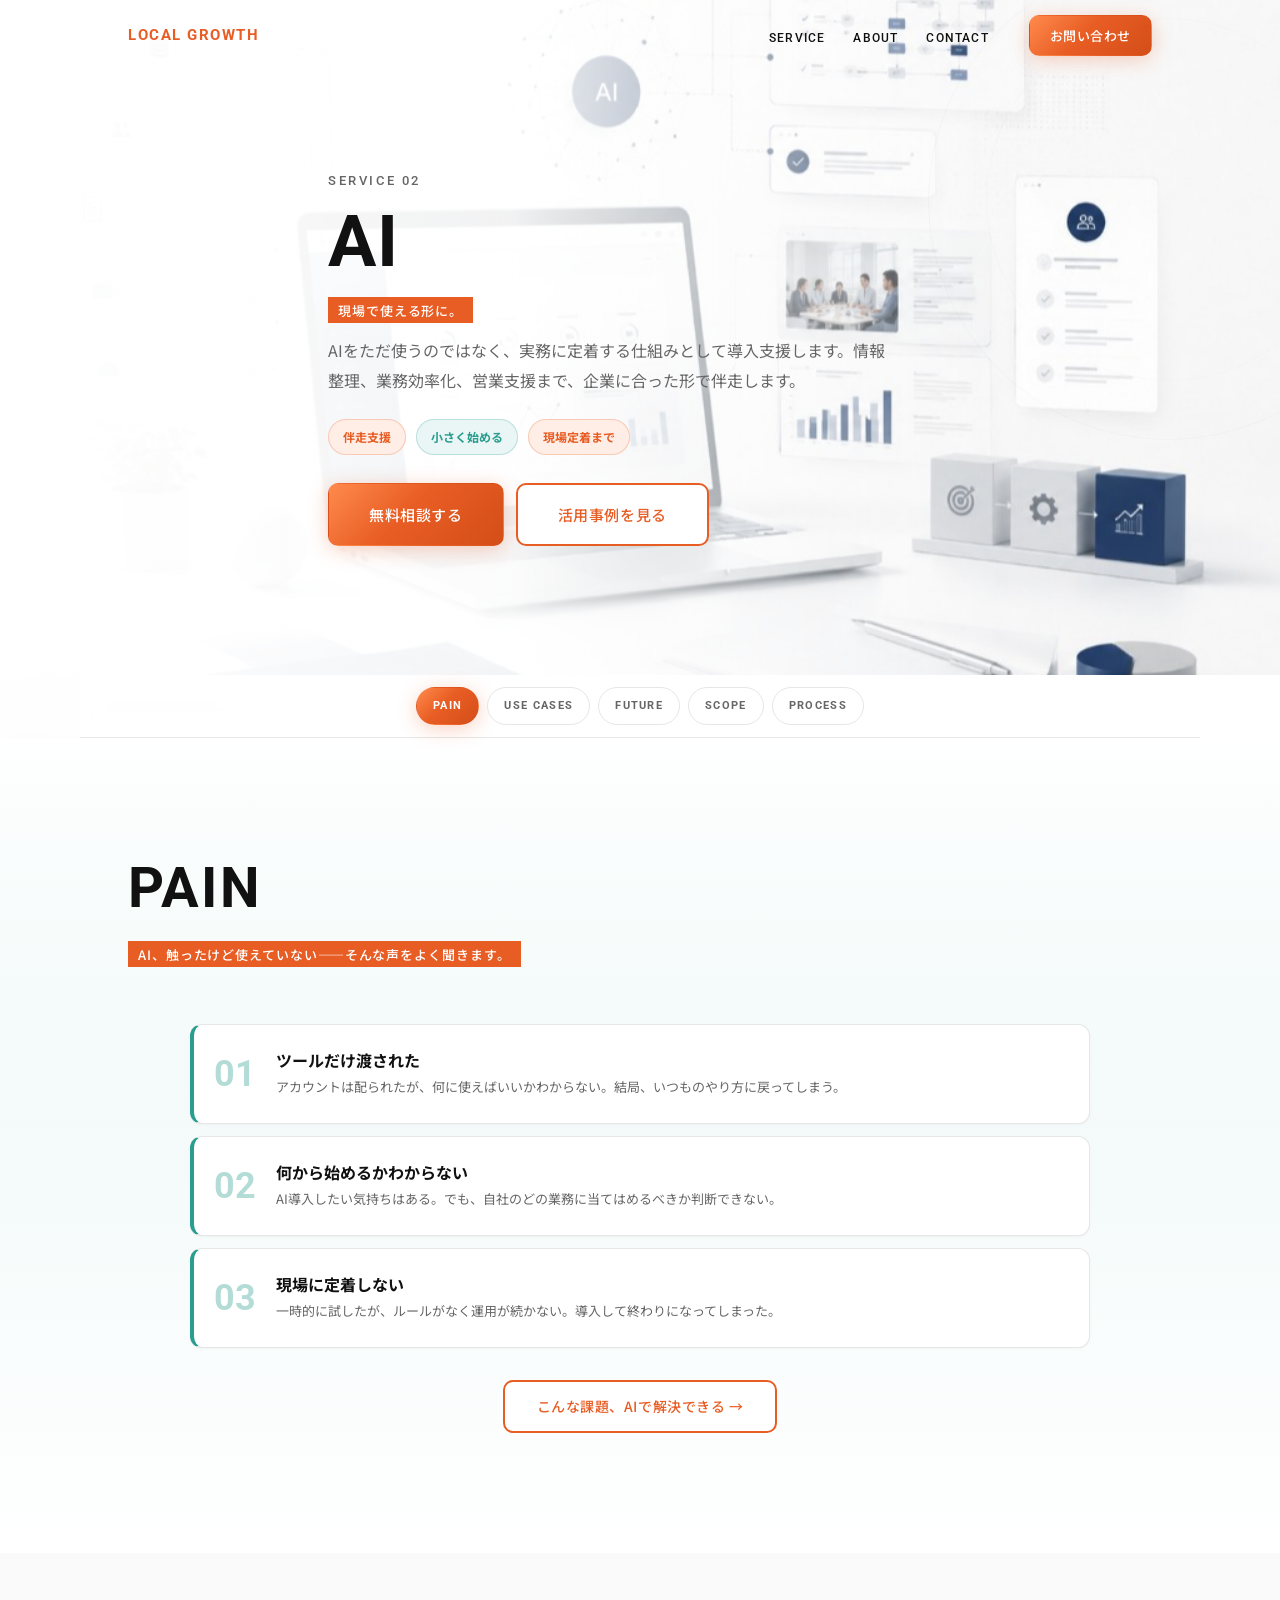
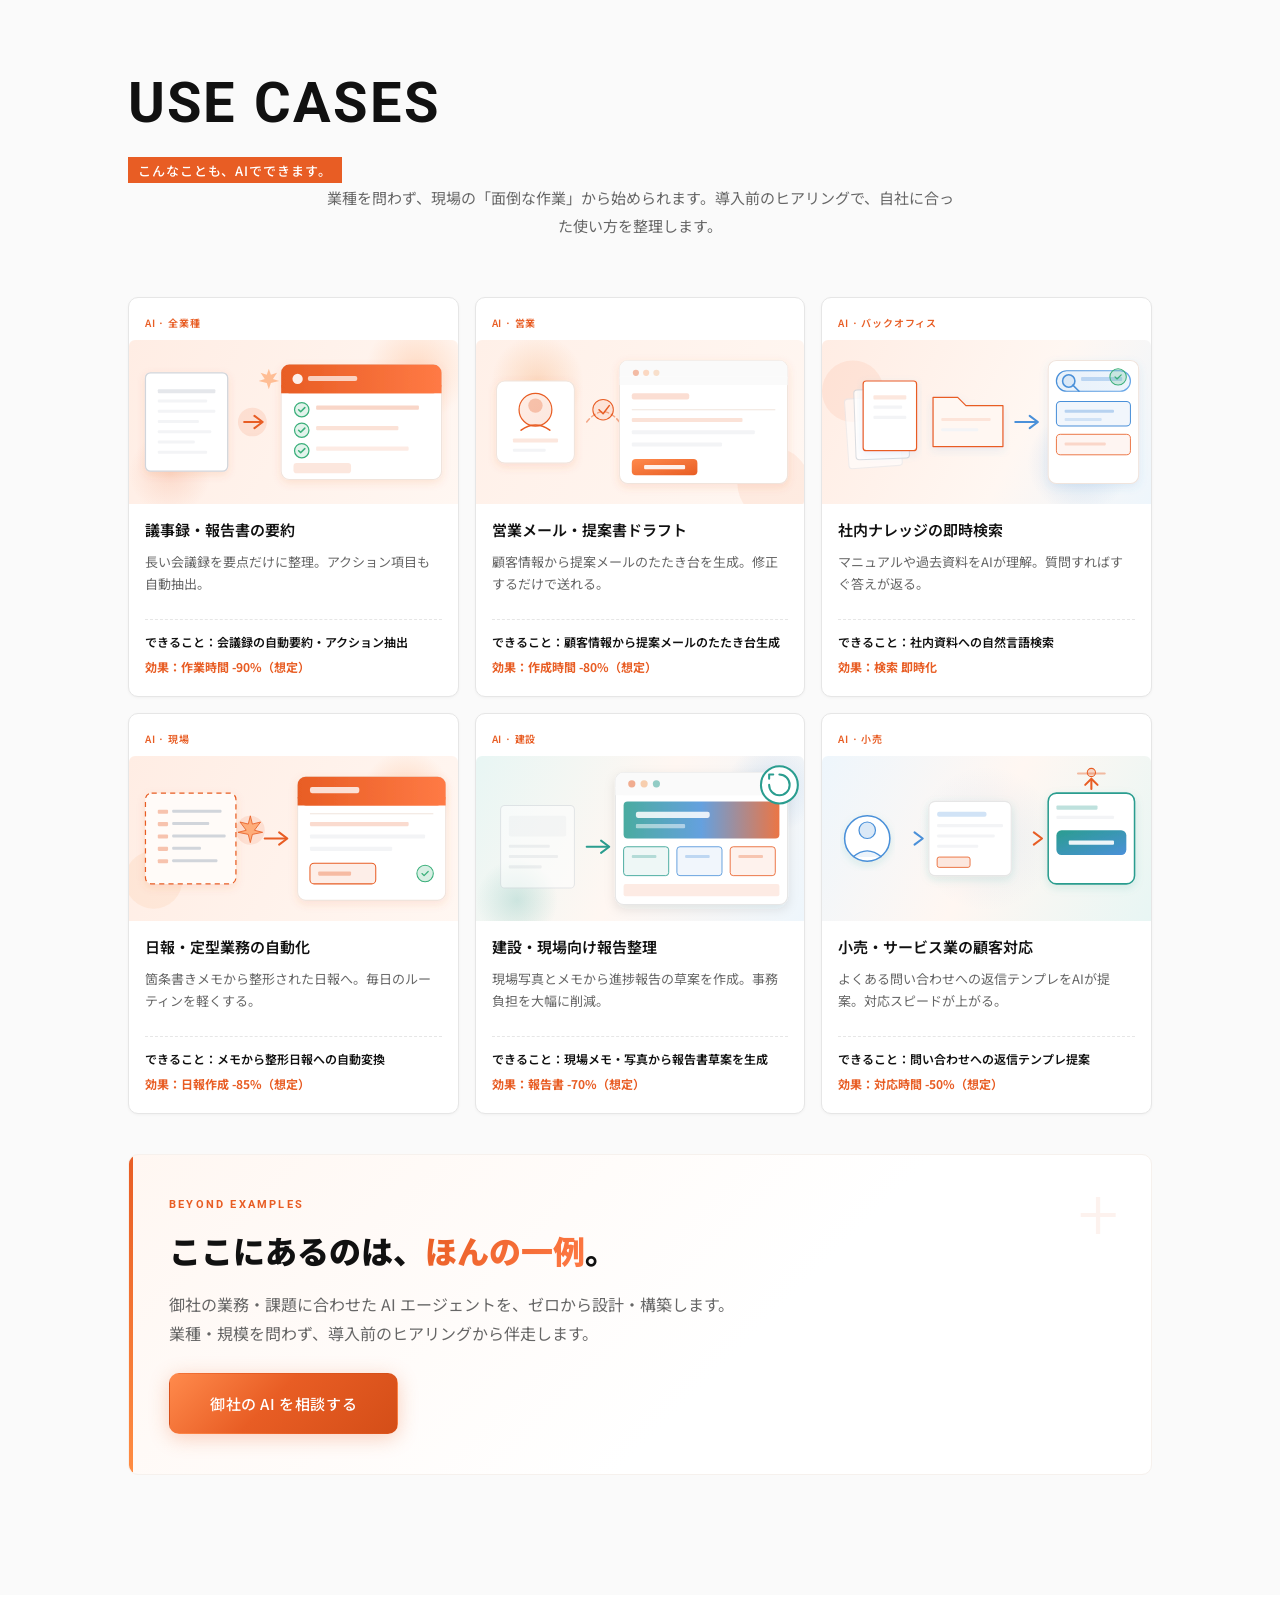
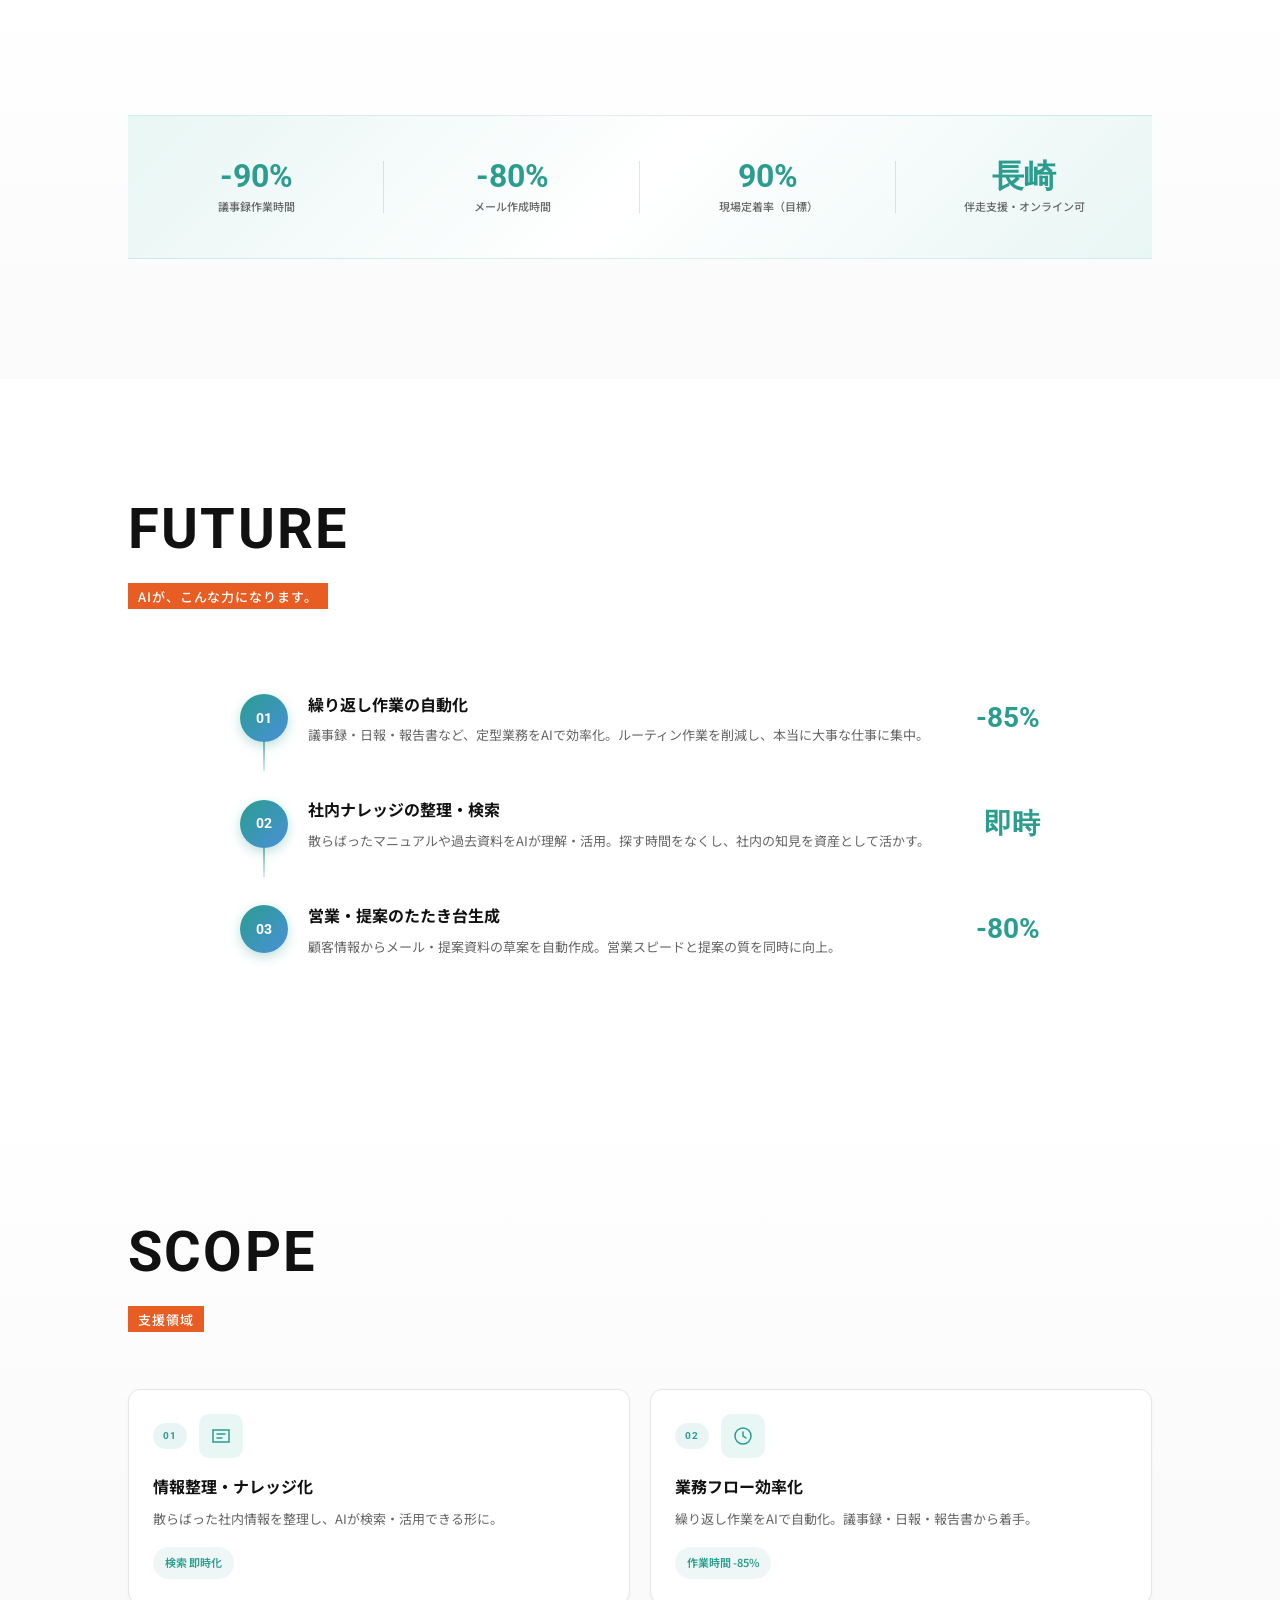
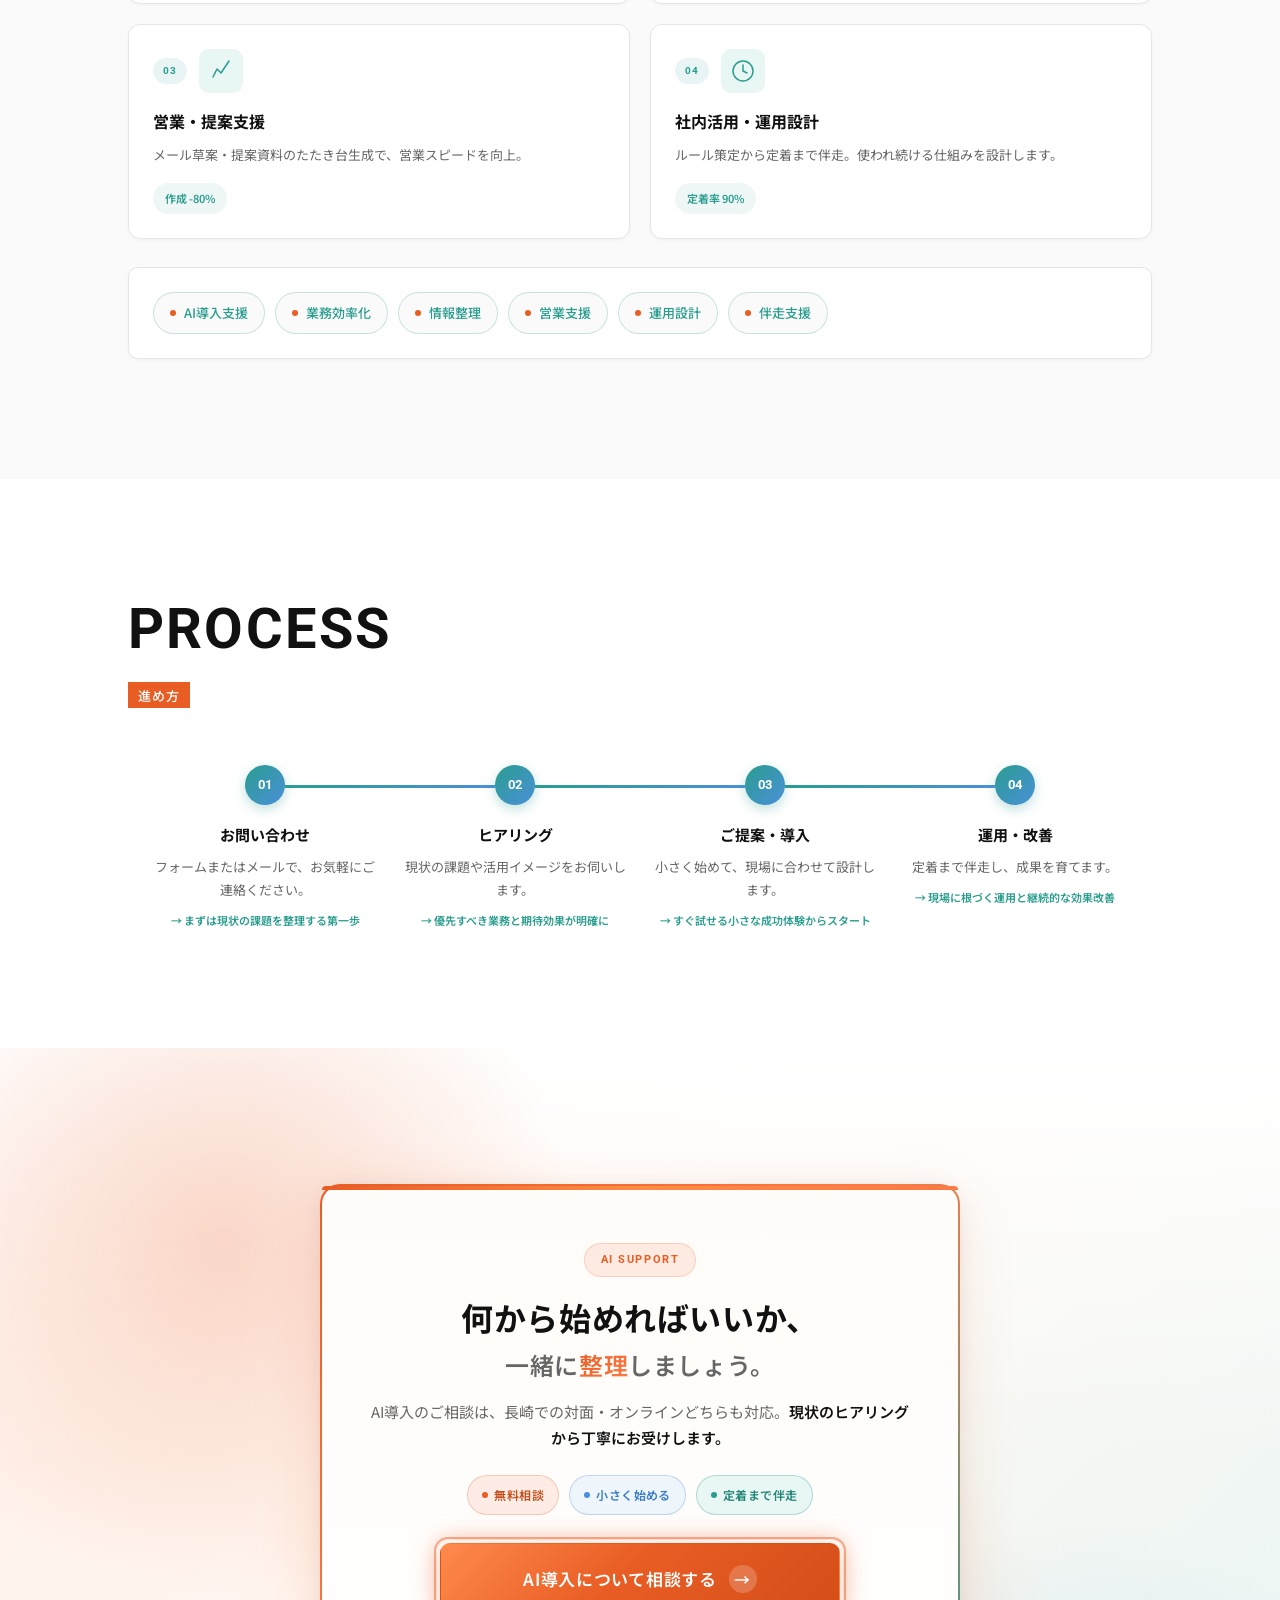
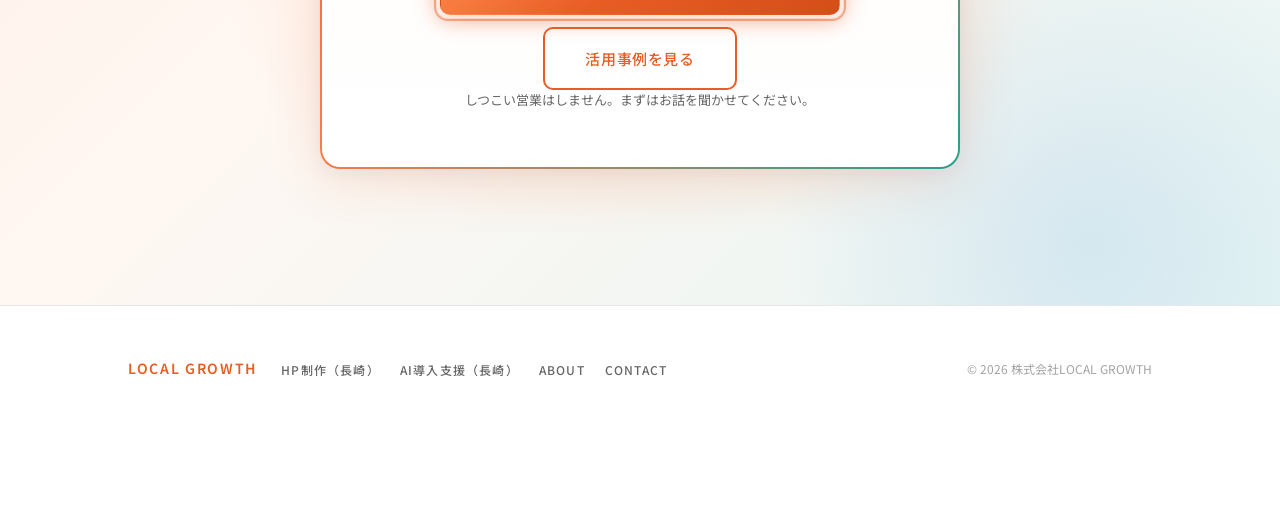
<file: service-ai.html>
<!DOCTYPE html>
<html lang="ja">
<head>
  <meta charset="UTF-8">
  <meta name="viewport" content="width=device-width, initial-scale=1.0, viewport-fit=cover">
  <meta name="description" content="長崎のAI導入支援・業務効率化。議事録要約・営業メール・社内ナレッジ検索まで、現場に定着するAI活用を伴走。長崎・オンライン対応の無料相談受付中。">
  <meta name="keywords" content="長崎 AI,長崎 AI導入,長崎 AI支援,AI導入 長崎,業務効率化 長崎,AI活用 長崎,議事録 AI,ChatGPT 導入 長崎">
  <meta name="robots" content="index, follow, max-image-preview:large, max-snippet:-1, max-video-preview:-1">
  <meta name="author" content="株式会社LOCAL GROWTH">
  <meta name="geo.region" content="JP-42">
  <meta name="geo.placename" content="長崎市">
  <title>長崎のAI導入支援・業務効率化 | 株式会社LOCAL GROWTH</title>
  <link rel="canonical" href="https://local-growth.vercel.app/service-ai">
  <link rel="icon" href="/assets/favicon.svg" type="image/svg+xml">
  <link rel="apple-touch-icon" href="/assets/images/service-ai.png">
  <meta property="og:type" content="website">
  <meta property="og:locale" content="ja_JP">
  <meta property="og:site_name" content="株式会社LOCAL GROWTH">
  <meta property="og:title" content="長崎のAI導入支援・業務効率化 | 株式会社LOCAL GROWTH">
  <meta property="og:description" content="長崎のAI導入支援。議事録要約・営業支援・ナレッジ化まで現場に定着するAI活用を伴走支援します。">
  <meta property="og:url" content="https://local-growth.vercel.app/service-ai">
  <meta property="og:image" content="https://local-growth.vercel.app/assets/images/service-ai.png">
  <meta property="og:image:alt" content="長崎のAI導入支援サービス">
  <meta name="twitter:card" content="summary_large_image">
  <meta name="twitter:title" content="長崎のAI導入支援・業務効率化 | LOCAL GROWTH">
  <meta name="twitter:description" content="長崎のAI導入支援。議事録要約・営業支援・ナレッジ化まで伴走支援。">
  <meta name="twitter:image" content="https://local-growth.vercel.app/assets/images/service-ai.png">
  <link rel="preconnect" href="https://fonts.googleapis.com">
  <link rel="preconnect" href="https://fonts.gstatic.com" crossorigin>
  <link href="https://fonts.googleapis.com/css2?family=Roboto:wght@400;500;700&family=Noto+Sans+JP:wght@400;500;700&display=swap" rel="stylesheet">
  <link rel="stylesheet" href="style.css">
  <script type="application/ld+json">
  {
    "@context": "https://schema.org",
    "@graph": [
      {
        "@type": "Service",
        "@id": "https://local-growth.vercel.app/service-ai#service",
        "name": "長崎のAI導入支援・業務効率化",
        "serviceType": "AI導入支援",
        "description": "長崎の企業向けAI導入支援。議事録要約・営業メール・社内ナレッジ検索・日報自動化など、現場に定着するAI活用を伴走します。",
        "provider": { "@id": "https://local-growth.vercel.app/#organization" },
        "areaServed": { "@type": "City", "name": "長崎市" },
        "url": "https://local-growth.vercel.app/service-ai",
        "offers": {
          "@type": "Offer",
          "price": "0",
          "priceCurrency": "JPY",
          "description": "無料相談あり"
        }
      },
      {
        "@type": "FAQPage",
        "@id": "https://local-growth.vercel.app/service-ai#faq",
        "mainEntity": [
          {
            "@type": "Question",
            "name": "長崎でAI導入の相談はできますか？",
            "acceptedAnswer": {
              "@type": "Answer",
              "text": "はい。長崎での対面ヒアリングとオンラインの両方に対応しています。まずは無料相談から、自社に合ったAI活用の進め方を整理します。"
            }
          },
          {
            "@type": "Question",
            "name": "AIツールだけ渡されて使えていない場合、どう支援しますか？",
            "acceptedAnswer": {
              "@type": "Answer",
              "text": "ツール紹介で終わらず、自社の業務に合わせた使い方の設計から伴走します。議事録・日報・営業メールなど、すぐ試せる小さな成功体験から始めます。"
            }
          },
          {
            "@type": "Question",
            "name": "何からAIを導入すればいいかわからない場合は？",
            "acceptedAnswer": {
              "@type": "Answer",
              "text": "ヒアリングで業務課題を整理し、優先度の高い業務から導入プランをご提案します。最初から大きく導入せず、小さく始めて定着まで支援します。"
            }
          },
          {
            "@type": "Question",
            "name": "AI導入後に現場で定着しない場合は？",
            "acceptedAnswer": {
              "@type": "Answer",
              "text": "運用ルールの策定から定着まで伴走します。使われ続ける仕組みを設計し、継続的な改善で成果を育てます。"
            }
          }
        ]
      },
      {
        "@type": "BreadcrumbList",
        "itemListElement": [
          { "@type": "ListItem", "position": 1, "name": "ホーム", "item": "https://local-growth.vercel.app/" },
          { "@type": "ListItem", "position": 2, "name": "AI導入支援", "item": "https://local-growth.vercel.app/service-ai" }
        ]
      },
      {
        "@type": ["Organization", "LocalBusiness"],
        "@id": "https://local-growth.vercel.app/#organization",
        "name": "株式会社LOCAL GROWTH",
        "url": "https://local-growth.vercel.app/",
        "telephone": "+81-70-2410-0358",
        "email": "youtaidajin4@gmail.com",
        "address": {
          "@type": "PostalAddress",
          "streetAddress": "三景台町1−27",
          "addressLocality": "長崎市",
          "addressRegion": "長崎県",
          "postalCode": "850-0824",
          "addressCountry": "JP"
        }
      }
    ]
  }
  </script>
</head>
<body class="page-enter page--sub page--ai">

  <a href="#main" class="skip-link">メインコンテンツへ</a>
  <div class="mesh-bg" aria-hidden="true"></div>

  <header class="header" id="top">
    <div class="container header__inner">
      <a href="/" class="header__logo">LOCAL GROWTH</a>
      <button class="header__toggle" type="button" aria-label="メニューを開く" aria-expanded="false" aria-controls="nav-menu">
        <span class="header__toggle-bar"></span>
        <span class="header__toggle-bar"></span>
        <span class="header__toggle-bar"></span>
      </button>
      <nav class="header__nav" id="nav-menu" aria-label="メインナビゲーション">
        <ul class="header__nav-list">
          <li><a href="/#service" class="header__nav-link">SERVICE</a></li>
          <li><a href="/about" class="header__nav-link">ABOUT</a></li>
          <li><a href="/contact" class="header__nav-link">CONTACT</a></li>
        </ul>
        <a href="/contact?type=ai" class="btn btn--primary btn--sm header__cta">お問い合わせ</a>
      </nav>
    </div>
  </header>

  <main id="main">

    <section class="page-hero page-hero--impact page-hero--ai" aria-labelledby="page-hero-heading">
      <div class="page-hero__backdrop" aria-hidden="true">
        <img src="assets/images/service-ai.png" alt="" class="page-hero__backdrop-img hero__parallax-layer" width="1920" height="1080" loading="eager" aria-hidden="true">
        <div class="page-hero__backdrop-fade"></div>
      </div>
      <div class="hero__arc page-hero__arc" aria-hidden="true"></div>
      <div class="container page-hero__inner page-hero__inner--impact">
        <div class="page-hero__content">
          <p class="hero__eyebrow animate-on-scroll givery-slide" data-hero-animate>SERVICE 02</p>
          <h1 class="page-hero__headline-en animate-on-scroll givery-slide" id="page-hero-heading" data-hero-animate>
            <span class="visually-hidden">長崎のAI導入支援・業務効率化</span>
            <span aria-hidden="true">AI</span>
          </h1>
          <p class="section__label text-band animate-on-scroll givery-slide" data-hero-animate>
            <span class="text-band__inner">現場で使える形に。</span>
          </p>
          <p class="page-hero__lead animate-on-scroll givery-fade-up" data-hero-animate>AIをただ使うのではなく、実務に定着する仕組みとして導入支援します。情報整理、業務効率化、営業支援まで、企業に合った形で伴走します。</p>
          <ul class="hero__badges animate-on-scroll givery-fade-up" data-hero-animate aria-label="AI支援の特徴">
            <li class="hero__badge">伴走支援</li>
            <li class="hero__badge">小さく始める</li>
            <li class="hero__badge">現場定着まで</li>
          </ul>
          <div class="hero__actions animate-on-scroll givery-fade-up" data-hero-animate>
            <a href="/contact?type=ai" class="btn btn--primary btn--lg">無料相談する</a>
            <a href="#use-cases" class="btn btn--outline btn--outline-accent btn--lg">活用事例を見る</a>
          </div>
        </div>
      </div>
    </section>

    <div class="container">
      <nav class="page-section-nav" aria-label="ページ内ナビゲーション" data-section-nav>
        <a href="#pain" class="page-section-nav__link is-active" data-section-link="pain">PAIN</a>
        <a href="#use-cases" class="page-section-nav__link" data-section-link="use-cases">USE CASES</a>
        <a href="#future" class="page-section-nav__link" data-section-link="future">FUTURE</a>
        <a href="#scope" class="page-section-nav__link" data-section-link="scope">SCOPE</a>
        <a href="#process" class="page-section-nav__link" data-section-link="process">PROCESS</a>
      </nav>
    </div>

    <section class="section section--fade-top ai-pain-section" id="pain" aria-labelledby="pain-heading">
      <div class="container">
        <div class="section__header animate-on-scroll givery-slide">
          <h2 class="section__title-en" id="pain-heading">PAIN</h2>
          <p class="section__label text-band"><span class="text-band__inner">AI、触ったけど使えていない——そんな声をよく聞きます。</span></p>
        </div>
        <div class="ai-pain-list">
          <article class="ai-pain-strip animate-on-scroll givery-fade-up">
            <span class="ai-pain-strip__num" aria-hidden="true">01</span>
            <h3 class="ai-pain-strip__title">ツールだけ渡された</h3>
            <p class="ai-pain-strip__desc">アカウントは配られたが、何に使えばいいかわからない。結局、いつものやり方に戻ってしまう。</p>
          </article>
          <article class="ai-pain-strip animate-on-scroll givery-fade-up">
            <span class="ai-pain-strip__num" aria-hidden="true">02</span>
            <h3 class="ai-pain-strip__title">何から始めるかわからない</h3>
            <p class="ai-pain-strip__desc">AI導入したい気持ちはある。でも、自社のどの業務に当てはめるべきか判断できない。</p>
          </article>
          <article class="ai-pain-strip animate-on-scroll givery-fade-up">
            <span class="ai-pain-strip__num" aria-hidden="true">03</span>
            <h3 class="ai-pain-strip__title">現場に定着しない</h3>
            <p class="ai-pain-strip__desc">一時的に試したが、ルールがなく運用が続かない。導入して終わりになってしまった。</p>
          </article>
        </div>
        <p class="micro-cta animate-on-scroll givery-fade-up">
          <a href="#use-cases" class="btn btn--outline btn--outline-accent">こんな課題、AIで解決できる →</a>
        </p>
      </div>
    </section>

    <section class="section section--alt" id="use-cases" aria-labelledby="use-cases-heading">
      <div class="container">
        <div class="section__header animate-on-scroll givery-slide">
          <h2 class="section__title-en" id="use-cases-heading">USE CASES</h2>
          <p class="section__label text-band"><span class="text-band__inner">こんなことも、AIでできます。</span></p>
          <p class="works__lead">業種を問わず、現場の「面倒な作業」から始められます。導入前のヒアリングで、自社に合った使い方を整理します。</p>
        </div>
        <div class="use-case-scroll-wrap">
          <p class="use-case-scroll-hint sp-only" aria-hidden="true">← スワイプで見る →</p>
          <div class="use-case-grid use-case-grid--carousel stagger-parent">
          <article class="use-case-card use-case-card--static stagger-item animate-on-scroll givery-fade-up">
            <span class="use-case-card__tag">AI · 全業種</span>
            <div class="use-case-card__illust">
              <img src="assets/illustrations/use-cases/meeting-summary.svg" alt="議事録・報告書のAI要約イラスト" width="320" height="160" loading="lazy">
            </div>
            <h3 class="use-case-card__title">議事録・報告書の要約</h3>
            <p class="use-case-card__desc">長い会議録を要点だけに整理。アクション項目も自動抽出。</p>
            <div class="use-case-card__do-effect">
              <strong>できること：会議録の自動要約・アクション抽出</strong>
              <span>効果：作業時間 -90%（想定）</span>
            </div>
          </article>
          <article class="use-case-card use-case-card--static stagger-item animate-on-scroll givery-fade-up">
            <span class="use-case-card__tag">AI · 営業</span>
            <div class="use-case-card__illust">
              <img src="assets/illustrations/use-cases/sales-email.svg" alt="営業メール・提案書のAIドラフト作成イラスト" width="320" height="160" loading="lazy">
            </div>
            <h3 class="use-case-card__title">営業メール・提案書ドラフト</h3>
            <p class="use-case-card__desc">顧客情報から提案メールのたたき台を生成。修正するだけで送れる。</p>
            <div class="use-case-card__do-effect">
              <strong>できること：顧客情報から提案メールのたたき台生成</strong>
              <span>効果：作成時間 -80%（想定）</span>
            </div>
          </article>
          <article class="use-case-card use-case-card--static stagger-item animate-on-scroll givery-fade-up">
            <span class="use-case-card__tag">AI · バックオフィス</span>
            <div class="use-case-card__illust">
              <img src="assets/illustrations/use-cases/knowledge-search.svg" alt="社内ナレッジのAI検索イラスト" width="320" height="160" loading="lazy">
            </div>
            <h3 class="use-case-card__title">社内ナレッジの即時検索</h3>
            <p class="use-case-card__desc">マニュアルや過去資料をAIが理解。質問すればすぐ答えが返る。</p>
            <div class="use-case-card__do-effect">
              <strong>できること：社内資料への自然言語検索</strong>
              <span>効果：検索 即時化</span>
            </div>
          </article>
          <article class="use-case-card use-case-card--static stagger-item animate-on-scroll givery-fade-up">
            <span class="use-case-card__tag">AI · 現場</span>
            <div class="use-case-card__illust">
              <img src="assets/illustrations/use-cases/daily-report.svg" alt="日報・定型業務のAI自動化イラスト" width="320" height="160" loading="lazy">
            </div>
            <h3 class="use-case-card__title">日報・定型業務の自動化</h3>
            <p class="use-case-card__desc">箇条書きメモから整形された日報へ。毎日のルーティンを軽くする。</p>
            <div class="use-case-card__do-effect">
              <strong>できること：メモから整形日報への自動変換</strong>
              <span>効果：日報作成 -85%（想定）</span>
            </div>
          </article>
          <article class="use-case-card use-case-card--static stagger-item animate-on-scroll givery-fade-up">
            <span class="use-case-card__tag">AI · 建設</span>
            <div class="use-case-card__illust">
              <img src="assets/illustrations/use-cases/corporate-hp.svg" alt="建設・現場向けAI報告整理イラスト" width="320" height="160" loading="lazy">
            </div>
            <h3 class="use-case-card__title">建設・現場向け報告整理</h3>
            <p class="use-case-card__desc">現場写真とメモから進捗報告の草案を作成。事務負担を大幅に削減。</p>
            <div class="use-case-card__do-effect">
              <strong>できること：現場メモ・写真から報告書草案を生成</strong>
              <span>効果：報告書 -70%（想定）</span>
            </div>
          </article>
          <article class="use-case-card use-case-card--static stagger-item animate-on-scroll givery-fade-up">
            <span class="use-case-card__tag">AI · 小売</span>
            <div class="use-case-card__illust">
              <img src="assets/illustrations/use-cases/contact-flow.svg" alt="小売・サービス業の顧客対応AI支援イラスト" width="320" height="160" loading="lazy">
            </div>
            <h3 class="use-case-card__title">小売・サービス業の顧客対応</h3>
            <p class="use-case-card__desc">よくある問い合わせへの返信テンプレをAIが提案。対応スピードが上がる。</p>
            <div class="use-case-card__do-effect">
              <strong>できること：問い合わせへの返信テンプレ提案</strong>
              <span>効果：対応時間 -50%（想定）</span>
            </div>
          </article>
        </div>
        </div>
        <div class="use-case-closer animate-on-scroll givery-fade-up">
          <p class="use-case-closer__eyebrow">BEYOND EXAMPLES</p>
          <h3 class="use-case-closer__title">
            ここにあるのは、<br class="sp-only"><em class="text-gradient">ほんの一例</em>。
          </h3>
          <p class="use-case-closer__lead">
            御社の業務・課題に合わせた AI エージェントを、ゼロから設計・構築します。<br>
            業種・規模を問わず、導入前のヒアリングから伴走します。
          </p>
          <a href="/contact?type=ai" class="btn btn--primary btn--lg use-case-closer__cta">
            御社の AI を相談する
          </a>
        </div>
      </div>
    </section>

    <section class="section section--alt section--fade-top" aria-label="AI導入の指標">
      <div class="container">
        <div class="ai-metrics-band animate-on-scroll givery-fade-up">
          <div class="ai-metrics-band__item">
            <span class="ai-metrics-band__value" data-count="90" data-count-prefix="-" data-count-suffix="%">0</span>
            <span class="ai-metrics-band__label">議事録作業時間</span>
          </div>
          <div class="ai-metrics-band__item">
            <span class="ai-metrics-band__value" data-count="80" data-count-prefix="-" data-count-suffix="%">0</span>
            <span class="ai-metrics-band__label">メール作成時間</span>
          </div>
          <div class="ai-metrics-band__item">
            <span class="ai-metrics-band__value" data-count="90" data-count-suffix="%">0</span>
            <span class="ai-metrics-band__label">現場定着率（目標）</span>
          </div>
          <div class="ai-metrics-band__item">
            <span class="ai-metrics-band__value">長崎</span>
            <span class="ai-metrics-band__label">伴走支援・オンライン可</span>
          </div>
        </div>
      </div>
    </section>

    <section class="section" id="future" aria-labelledby="benefits-heading">
      <div class="container">
        <div class="section__header animate-on-scroll givery-slide">
          <h2 class="section__title-en" id="benefits-heading">FUTURE</h2>
          <p class="section__label text-band"><span class="text-band__inner">AIが、こんな力になります。</span></p>
        </div>
        <div class="ai-future-ladder">
          <article class="ai-future-step animate-on-scroll givery-fade-up">
            <span class="ai-future-step__marker" aria-hidden="true">01</span>
            <div class="ai-future-step__body">
              <h3 class="ai-future-step__title">繰り返し作業の自動化</h3>
              <p class="ai-future-step__desc">議事録・日報・報告書など、定型業務をAIで効率化。ルーティン作業を削減し、本当に大事な仕事に集中。</p>
            </div>
            <span class="ai-future-step__metric">-85%</span>
          </article>
          <article class="ai-future-step animate-on-scroll givery-fade-up">
            <span class="ai-future-step__marker" aria-hidden="true">02</span>
            <div class="ai-future-step__body">
              <h3 class="ai-future-step__title">社内ナレッジの整理・検索</h3>
              <p class="ai-future-step__desc">散らばったマニュアルや過去資料をAIが理解・活用。探す時間をなくし、社内の知見を資産として活かす。</p>
            </div>
            <span class="ai-future-step__metric">即時</span>
          </article>
          <article class="ai-future-step animate-on-scroll givery-fade-up">
            <span class="ai-future-step__marker" aria-hidden="true">03</span>
            <div class="ai-future-step__body">
              <h3 class="ai-future-step__title">営業・提案のたたき台生成</h3>
              <p class="ai-future-step__desc">顧客情報からメール・提案資料の草案を自動作成。営業スピードと提案の質を同時に向上。</p>
            </div>
            <span class="ai-future-step__metric">-80%</span>
          </article>
        </div>
      </div>
    </section>

    <section class="section section--alt section--fade-top" id="scope" aria-labelledby="scope-heading">
      <div class="container">
        <div class="section__header animate-on-scroll givery-slide">
          <h2 class="section__title-en" id="scope-heading">SCOPE</h2>
          <p class="section__label text-band"><span class="text-band__inner">支援領域</span></p>
        </div>
        <div class="ai-scope-matrix">
          <article class="ai-scope-cell animate-on-scroll givery-fade-up">
            <div class="ai-scope-cell__head">
              <span class="ai-scope-cell__num" aria-hidden="true">01</span>
              <div class="ai-scope-cell__icon" aria-hidden="true">
                <svg width="28" height="28" viewBox="0 0 28 28" fill="none"><path d="M6 8h16v12H6V8z" stroke="currentColor" stroke-width="1.5"/><path d="M10 12h8M10 16h5" stroke="currentColor" stroke-width="1.5" stroke-linecap="round"/></svg>
              </div>
            </div>
            <h3 class="ai-scope-cell__title">情報整理・ナレッジ化</h3>
            <p class="ai-scope-cell__desc">散らばった社内情報を整理し、AIが検索・活用できる形に。</p>
            <span class="ai-scope-cell__metric">検索 即時化</span>
          </article>
          <article class="ai-scope-cell animate-on-scroll givery-fade-up">
            <div class="ai-scope-cell__head">
              <span class="ai-scope-cell__num" aria-hidden="true">02</span>
              <div class="ai-scope-cell__icon" aria-hidden="true">
                <svg width="28" height="28" viewBox="0 0 28 28" fill="none"><circle cx="14" cy="14" r="8" stroke="currentColor" stroke-width="1.5"/><path d="M14 10v4l3 2" stroke="currentColor" stroke-width="1.5" stroke-linecap="round"/></svg>
              </div>
            </div>
            <h3 class="ai-scope-cell__title">業務フロー効率化</h3>
            <p class="ai-scope-cell__desc">繰り返し作業をAIで自動化。議事録・日報・報告書から着手。</p>
            <span class="ai-scope-cell__metric">作業時間 -85%</span>
          </article>
          <article class="ai-scope-cell animate-on-scroll givery-fade-up">
            <div class="ai-scope-cell__head">
              <span class="ai-scope-cell__num" aria-hidden="true">03</span>
              <div class="ai-scope-cell__icon" aria-hidden="true">
                <svg width="28" height="28" viewBox="0 0 28 28" fill="none"><path d="M6 20l4-8 4 4 8-12" stroke="currentColor" stroke-width="1.5" stroke-linecap="round" stroke-linejoin="round"/></svg>
              </div>
            </div>
            <h3 class="ai-scope-cell__title">営業・提案支援</h3>
            <p class="ai-scope-cell__desc">メール草案・提案資料のたたき台生成で、営業スピードを向上。</p>
            <span class="ai-scope-cell__metric">作成 -80%</span>
          </article>
          <article class="ai-scope-cell animate-on-scroll givery-fade-up">
            <div class="ai-scope-cell__head">
              <span class="ai-scope-cell__num" aria-hidden="true">04</span>
              <div class="ai-scope-cell__icon" aria-hidden="true">
                <svg width="28" height="28" viewBox="0 0 28 28" fill="none"><circle cx="14" cy="14" r="10" stroke="currentColor" stroke-width="1.5"/><path d="M14 8v6l4 2" stroke="currentColor" stroke-width="1.5" stroke-linecap="round"/></svg>
              </div>
            </div>
            <h3 class="ai-scope-cell__title">社内活用・運用設計</h3>
            <p class="ai-scope-cell__desc">ルール策定から定着まで伴走。使われ続ける仕組みを設計します。</p>
            <span class="ai-scope-cell__metric">定着率 90%</span>
          </article>
        </div>
        <ul class="scope-tags animate-on-scroll givery-fade-up" aria-label="AI支援導入の特徴">
          <li class="scope-tags__item">AI導入支援</li>
          <li class="scope-tags__item">業務効率化</li>
          <li class="scope-tags__item">情報整理</li>
          <li class="scope-tags__item">営業支援</li>
          <li class="scope-tags__item">運用設計</li>
          <li class="scope-tags__item">伴走支援</li>
        </ul>
      </div>
    </section>

    <section class="section" id="process" aria-labelledby="process-heading">
      <div class="container">
        <div class="section__header animate-on-scroll givery-slide">
          <h2 class="section__title-en" id="process-heading">PROCESS</h2>
          <p class="section__label text-band"><span class="text-band__inner">進め方</span></p>
        </div>
        <ol class="ai-process-stepper">
          <li class="ai-process-step animate-on-scroll givery-fade-up">
            <span class="ai-process-step__num">01</span>
            <h3 class="ai-process-step__title">お問い合わせ</h3>
            <p class="ai-process-step__desc">フォームまたはメールで、お気軽にご連絡ください。</p>
            <span class="ai-process-step__outcome">→ まずは現状の課題を整理する第一歩</span>
          </li>
          <li class="ai-process-step animate-on-scroll givery-fade-up">
            <span class="ai-process-step__num">02</span>
            <h3 class="ai-process-step__title">ヒアリング</h3>
            <p class="ai-process-step__desc">現状の課題や活用イメージをお伺いします。</p>
            <span class="ai-process-step__outcome">→ 優先すべき業務と期待効果が明確に</span>
          </li>
          <li class="ai-process-step animate-on-scroll givery-fade-up">
            <span class="ai-process-step__num">03</span>
            <h3 class="ai-process-step__title">ご提案・導入</h3>
            <p class="ai-process-step__desc">小さく始めて、現場に合わせて設計します。</p>
            <span class="ai-process-step__outcome">→ すぐ試せる小さな成功体験からスタート</span>
          </li>
          <li class="ai-process-step animate-on-scroll givery-fade-up">
            <span class="ai-process-step__num">04</span>
            <h3 class="ai-process-step__title">運用・改善</h3>
            <p class="ai-process-step__desc">定着まで伴走し、成果を育てます。</p>
            <span class="ai-process-step__outcome">→ 現場に根づく運用と継続的な効果改善</span>
          </li>
        </ol>
      </div>
    </section>

    <section class="section cta-band cta-band--finale cta-band--sub section--fade-top" aria-labelledby="cta-ai">
      <div class="cta-band__backdrop" aria-hidden="true">
        <div class="cta-band__glow cta-band__glow--warm"></div>
        <div class="cta-band__glow cta-band__glow--cool"></div>
        <div class="cta-band__glow cta-band__glow--accent"></div>
      </div>
      <div class="container">
        <div class="cta-band__panel cta-band__panel--vivid animate-on-scroll givery-fade-up">
          <div class="cta-band__panel-accent" aria-hidden="true"></div>
          <p class="cta-band__eyebrow">
            <span class="cta-band__eyebrow-pill">AI SUPPORT</span>
          </p>
          <h2 class="cta-band__title" id="cta-ai">
            <span class="cta-band__title-line">何から始めればいいか、</span>
            <span class="cta-band__title-accent text-balance">一緒に<em class="text-gradient">整理</em>しましょう。</span>
          </h2>
          <p class="cta-band__text">AI導入のご相談は、長崎での対面・オンラインどちらも対応。<strong>現状のヒアリングから丁寧にお受けします。</strong></p>
          <ul class="cta-band__tags" aria-label="相談の特徴">
            <li class="cta-band__tag">無料相談</li>
            <li class="cta-band__tag">小さく始める</li>
            <li class="cta-band__tag">定着まで伴走</li>
          </ul>
          <div class="cta-band__actions cta-band__actions--dual">
            <div class="cta-band__btn-ring">
              <a href="/contact?type=ai" class="btn btn--primary btn--lg btn--cta-finale">
                <span>AI導入について相談する</span>
                <span class="btn__arrow" aria-hidden="true">→</span>
              </a>
            </div>
            <a href="#use-cases" class="btn btn--outline btn--outline-accent btn--lg">活用事例を見る</a>
          </div>
          <p class="cta-band__note">しつこい営業はしません。まずはお話を聞かせてください。</p>
        </div>
      </div>
    </section>

  </main>

  <footer class="footer">
    <div class="container footer__inner">
      <a href="/" class="footer__logo">LOCAL GROWTH</a>
      <nav class="footer__nav" aria-label="フッターナビゲーション">
        <ul class="footer__nav-list">
          <li><a href="/service-hp">HP制作（長崎）</a></li>
          <li><a href="/service-ai">AI導入支援（長崎）</a></li>
          <li><a href="/about">ABOUT</a></li>
          <li><a href="/contact">CONTACT</a></li>
        </ul>
      </nav>
      <p class="footer__copy">&copy; 2026 株式会社LOCAL GROWTH</p>
    </div>
  </footer>

  <a href="/contact?type=ai" class="floating-cta" aria-label="AI導入について相談する">相談する</a>

  <script src="script.js"></script>
</body>
</html>
</file>
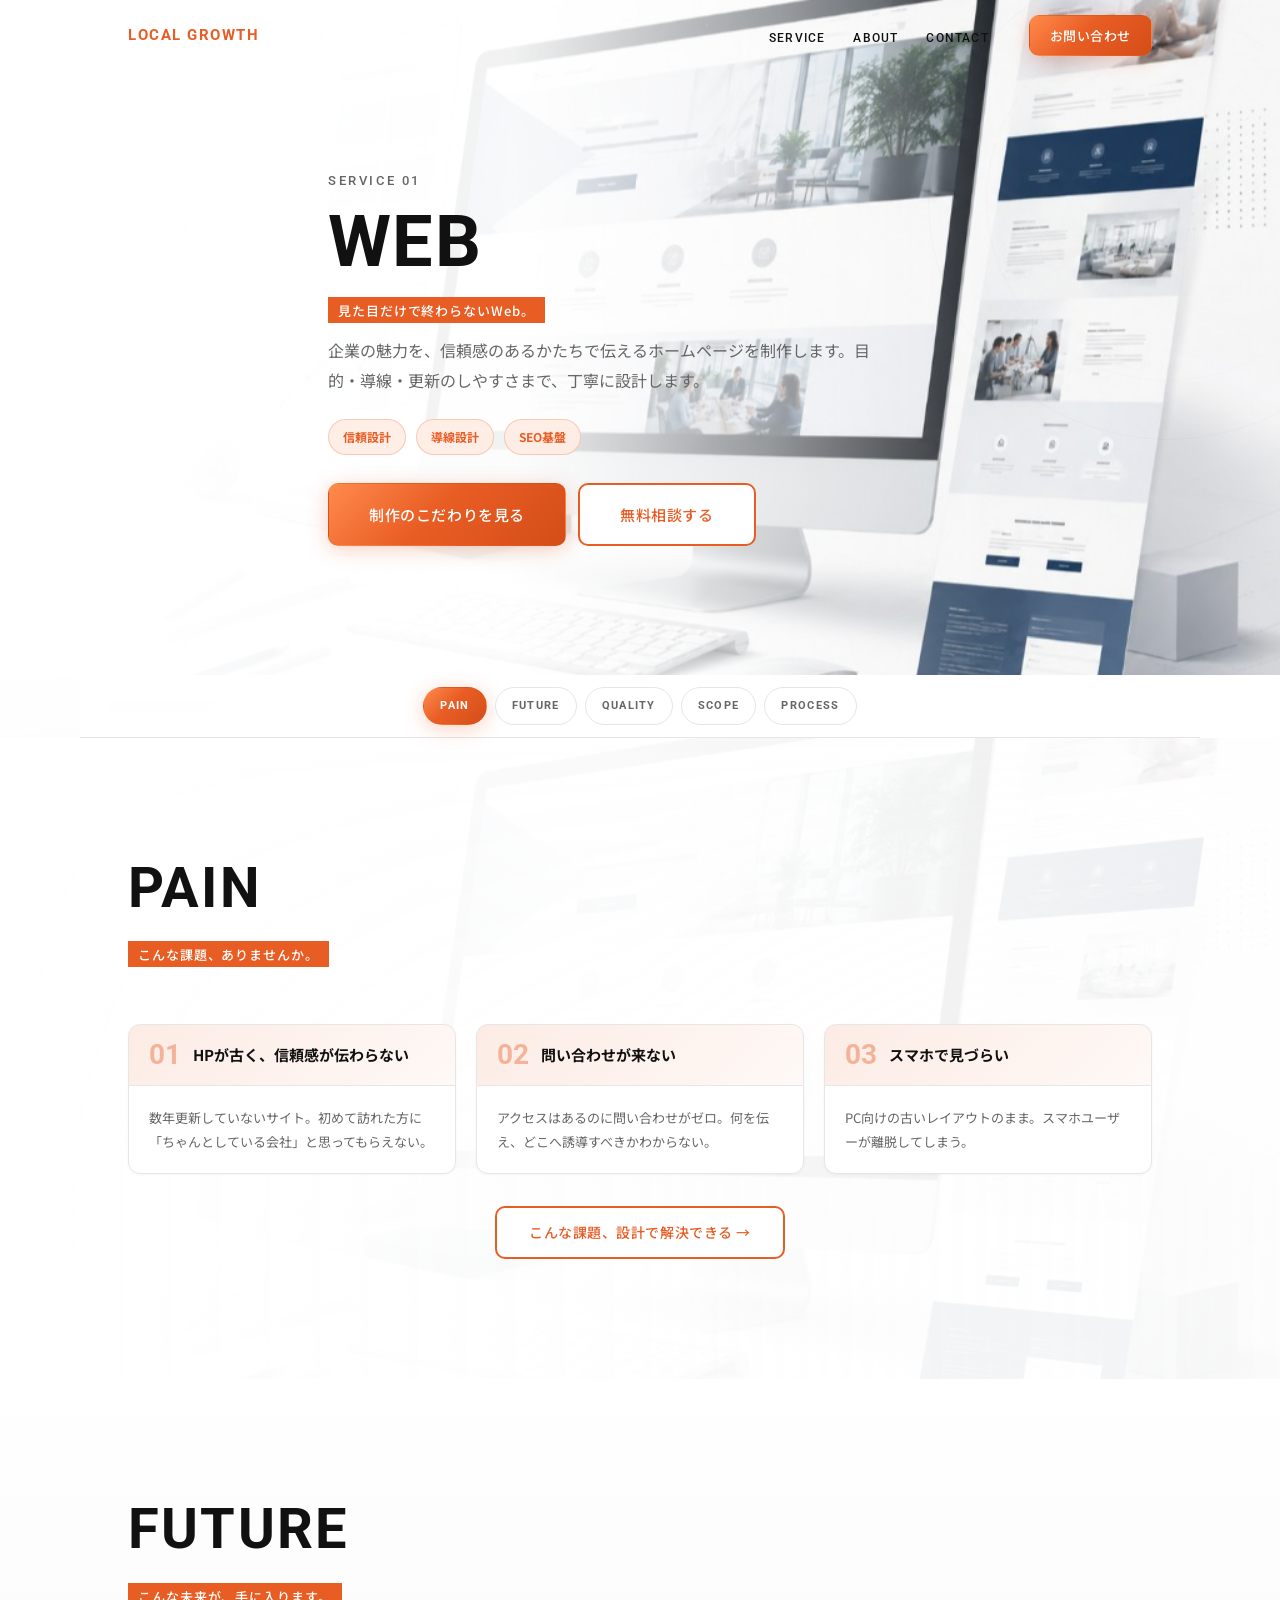
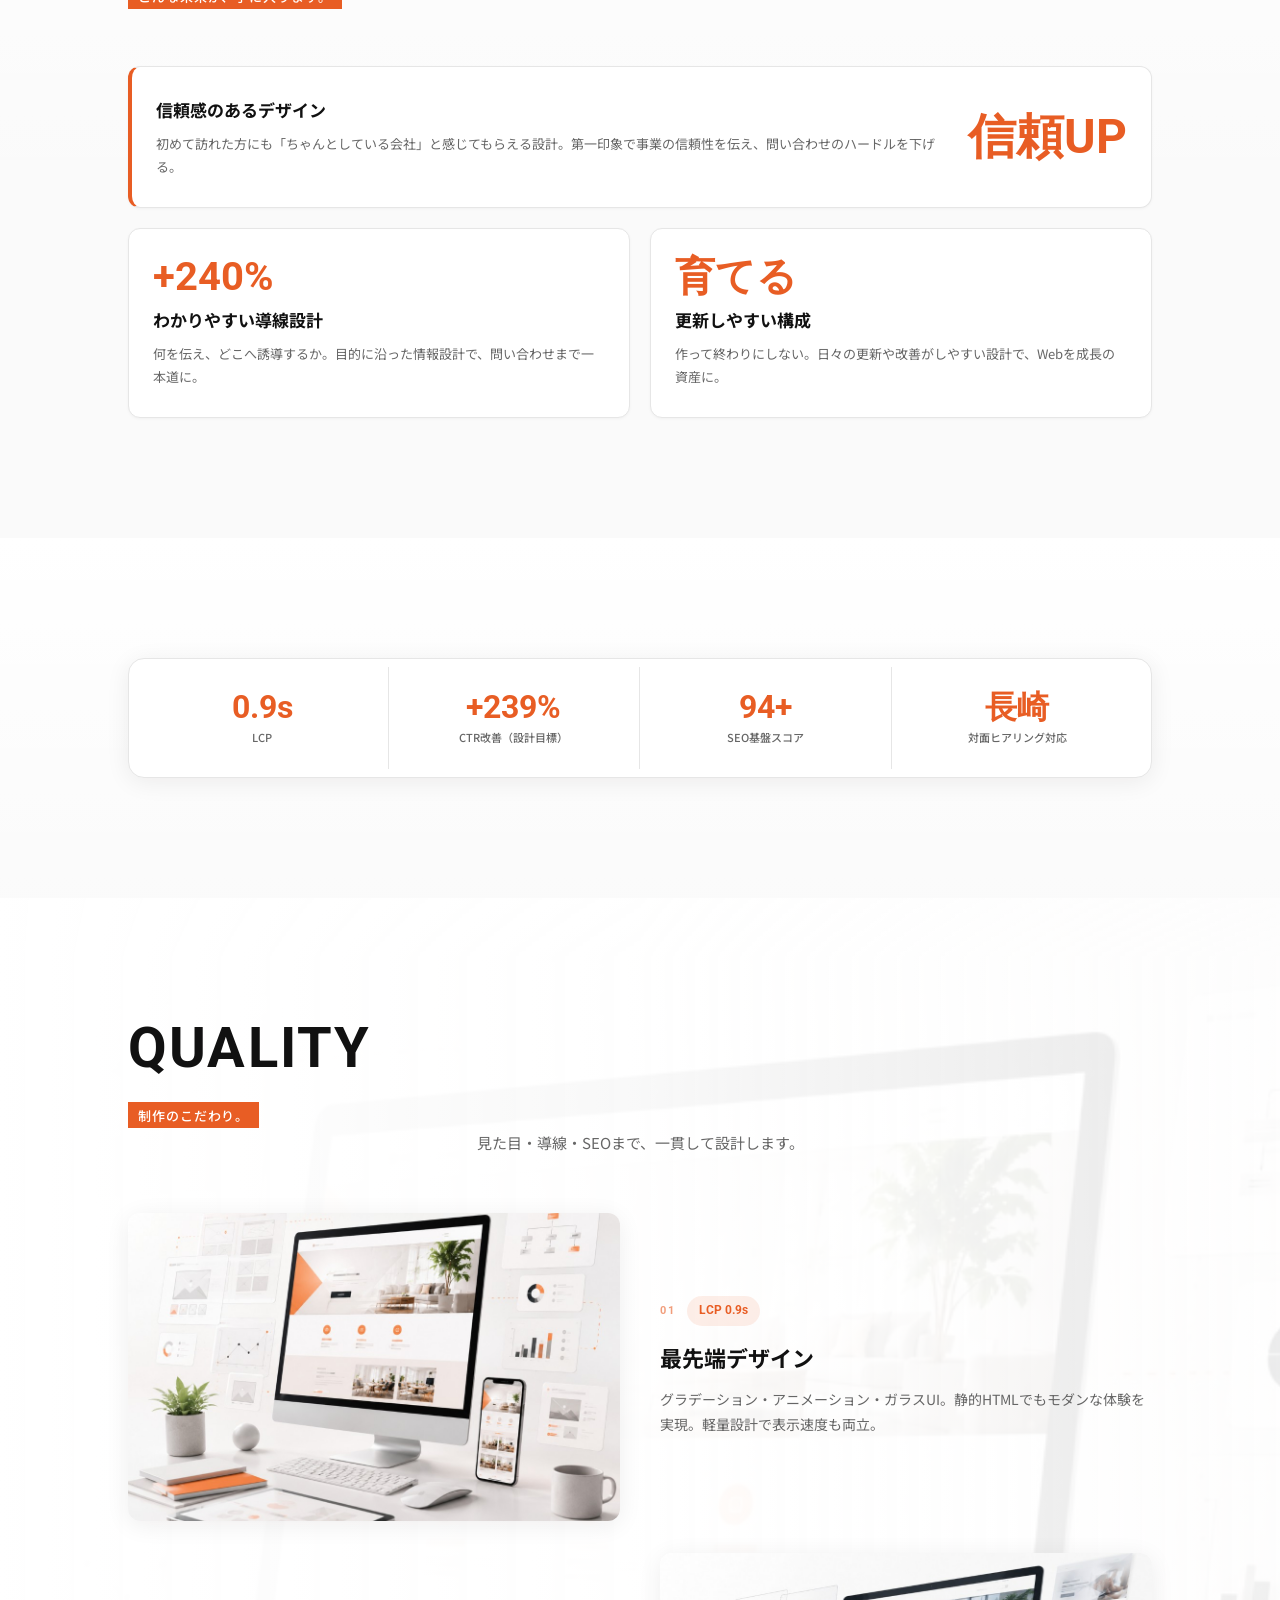
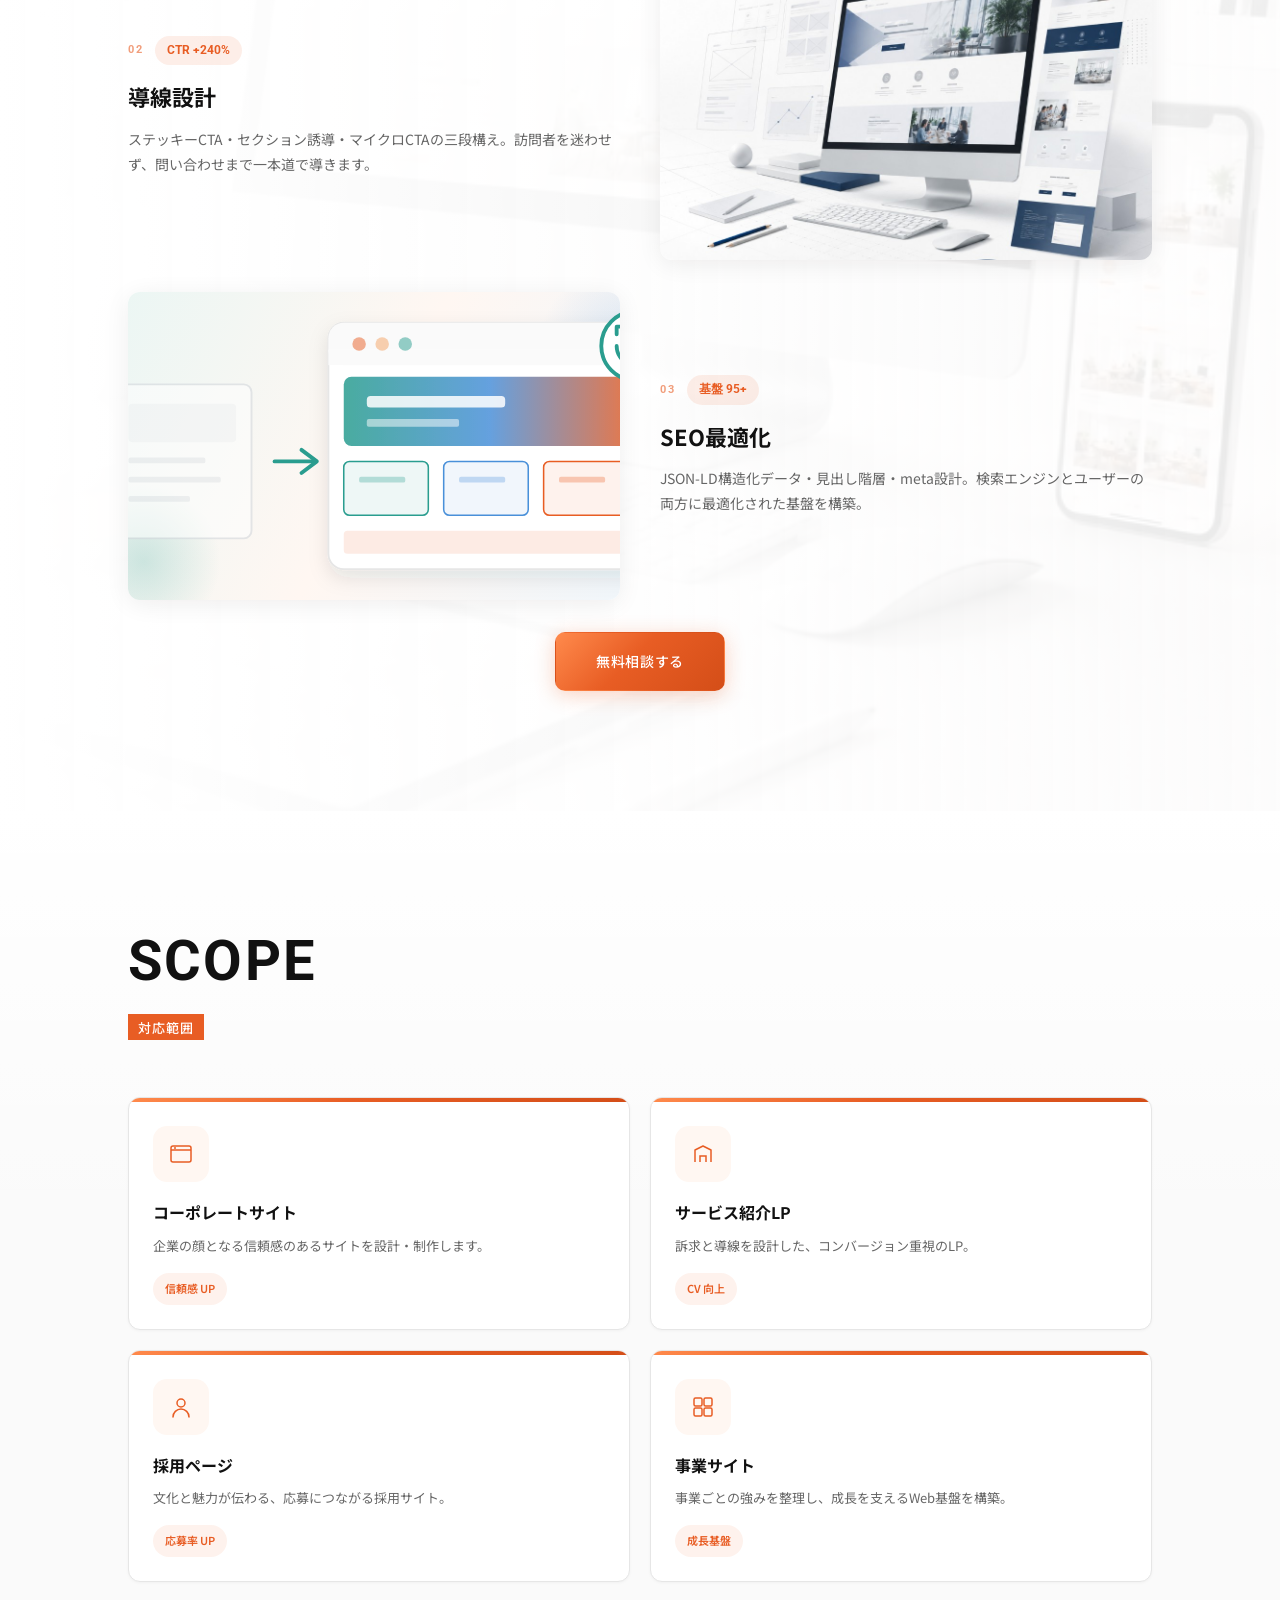
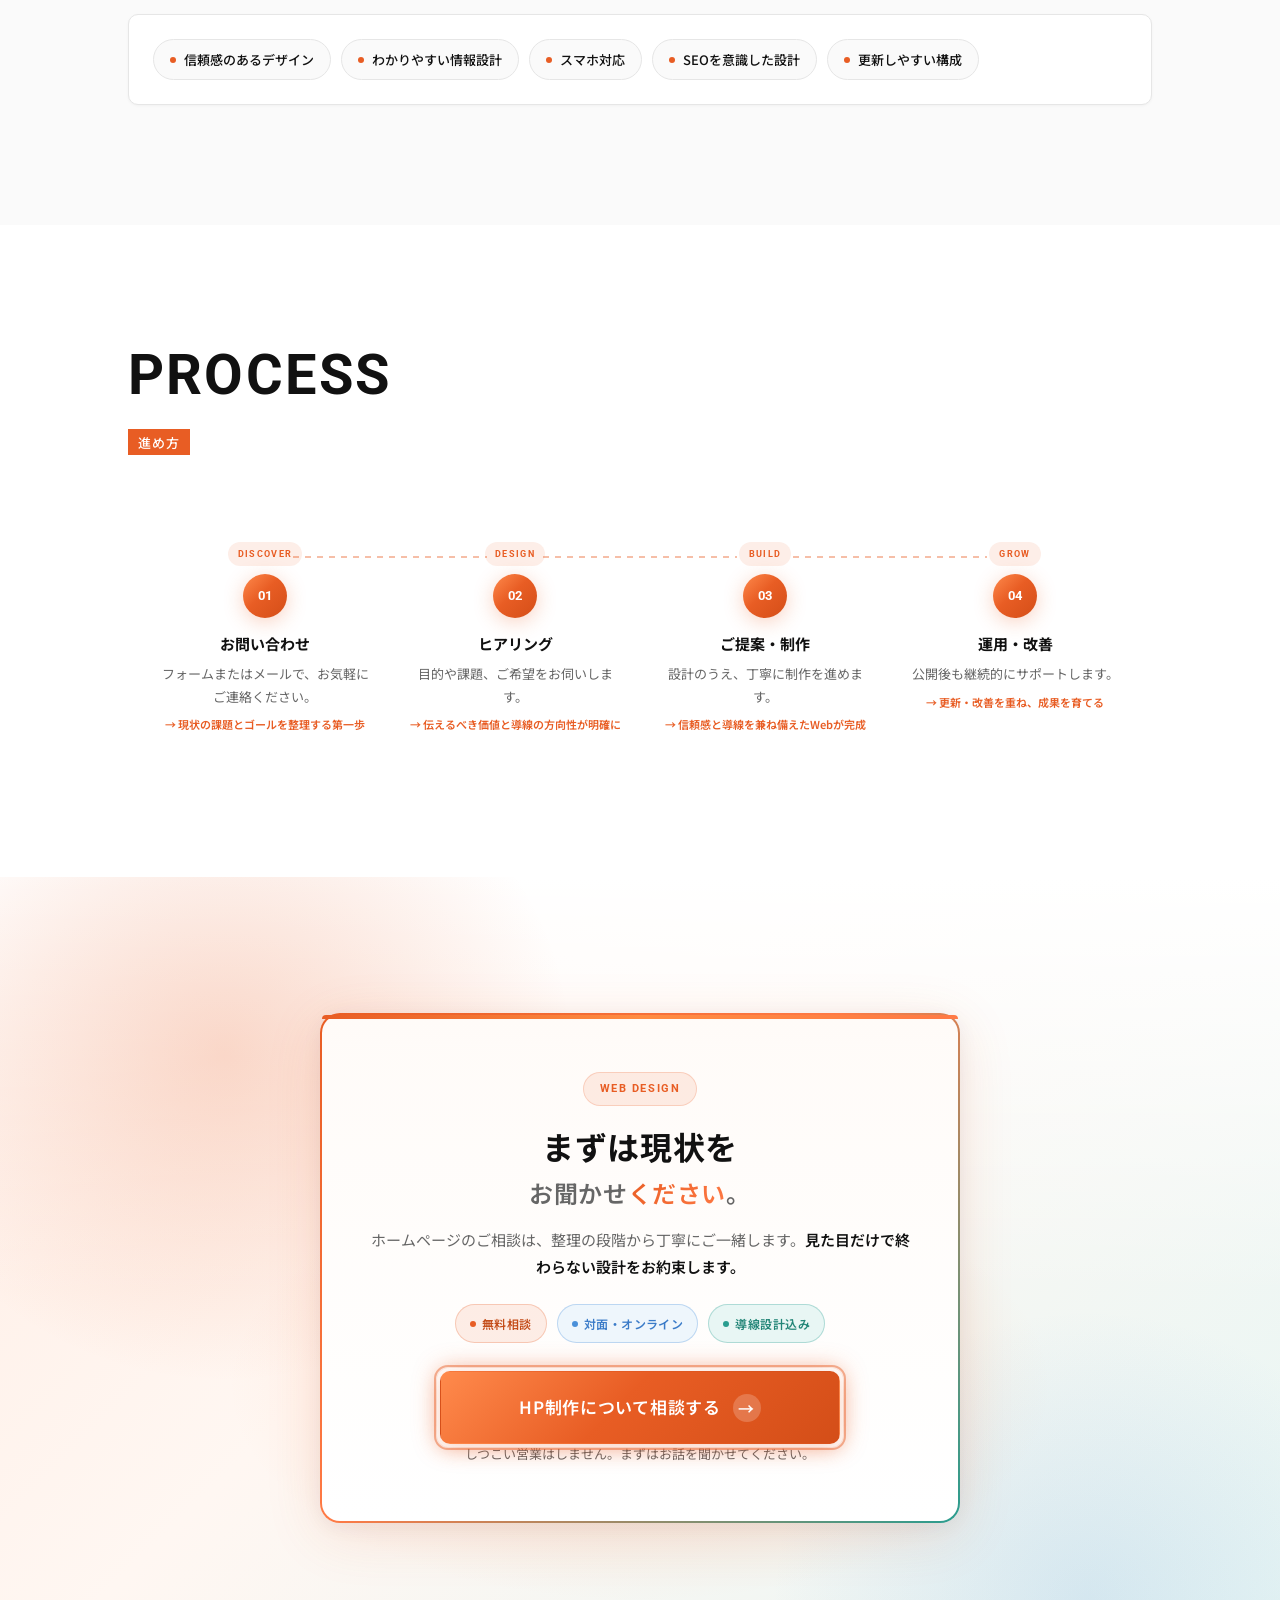
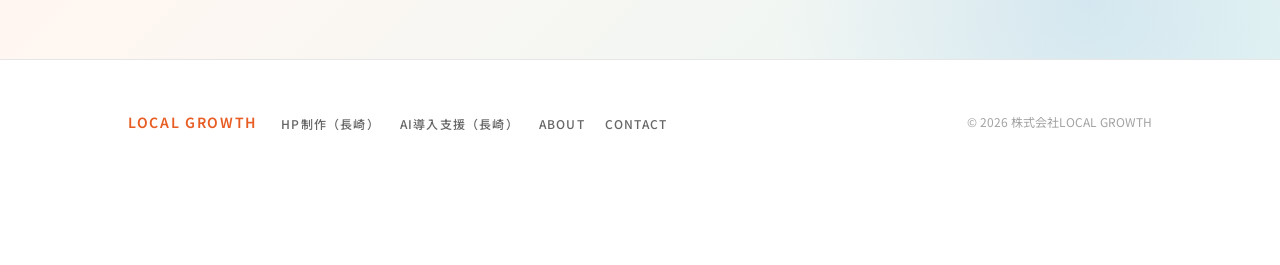
<file: service-hp.html>
<!DOCTYPE html>
<html lang="ja">
<head>
  <meta charset="UTF-8">
  <meta name="viewport" content="width=device-width, initial-scale=1.0, viewport-fit=cover">
  <meta name="description" content="長崎のホームページ制作・Web制作。信頼感・導線・SEOを設計したHP制作。コーポレートサイト・LP・採用ページ対応。長崎での対面ヒアリング可。">
  <meta name="keywords" content="長崎 ホームページ制作,長崎 Web制作,長崎 HP制作,ホームページ制作 長崎,コーポレートサイト 長崎,LP制作 長崎,SEO 長崎">
  <meta name="robots" content="index, follow, max-image-preview:large, max-snippet:-1, max-video-preview:-1">
  <meta name="author" content="株式会社LOCAL GROWTH">
  <meta name="geo.region" content="JP-42">
  <meta name="geo.placename" content="長崎市">
  <title>長崎のホームページ制作・Web制作 | 株式会社LOCAL GROWTH</title>
  <link rel="canonical" href="https://local-growth.vercel.app/service-hp">
  <link rel="icon" href="/assets/favicon.svg" type="image/svg+xml">
  <link rel="apple-touch-icon" href="/assets/images/service-web.png">
  <meta property="og:type" content="website">
  <meta property="og:locale" content="ja_JP">
  <meta property="og:site_name" content="株式会社LOCAL GROWTH">
  <meta property="og:title" content="長崎のホームページ制作・Web制作 | 株式会社LOCAL GROWTH">
  <meta property="og:description" content="長崎のホームページ制作。見た目だけで終わらない、信頼感と導線を設計したHP制作。">
  <meta property="og:url" content="https://local-growth.vercel.app/service-hp">
  <meta property="og:image" content="https://local-growth.vercel.app/assets/images/service-web.png">
  <meta property="og:image:alt" content="長崎のホームページ制作サービス">
  <meta name="twitter:card" content="summary_large_image">
  <meta name="twitter:title" content="長崎のホームページ制作・Web制作 | LOCAL GROWTH">
  <meta name="twitter:description" content="長崎のホームページ制作。信頼感・導線・SEOを設計したHP制作。">
  <meta name="twitter:image" content="https://local-growth.vercel.app/assets/images/service-web.png">
  <link rel="preconnect" href="https://fonts.googleapis.com">
  <link rel="preconnect" href="https://fonts.gstatic.com" crossorigin>
  <link href="https://fonts.googleapis.com/css2?family=Roboto:wght@400;500;700&family=Noto+Sans+JP:wght@400;500;700&display=swap" rel="stylesheet">
  <link rel="stylesheet" href="style.css">
  <script type="application/ld+json">
  {
    "@context": "https://schema.org",
    "@graph": [
      {
        "@type": "Service",
        "@id": "https://local-growth.vercel.app/service-hp#service",
        "name": "長崎のホームページ制作・Web制作",
        "serviceType": "ホームページ制作",
        "description": "長崎の企業向けホームページ制作。コーポレートサイト・サービスLP・採用ページを、信頼感・導線・SEOを設計して制作します。",
        "provider": { "@id": "https://local-growth.vercel.app/#organization" },
        "areaServed": { "@type": "City", "name": "長崎市" },
        "url": "https://local-growth.vercel.app/service-hp",
        "offers": {
          "@type": "Offer",
          "price": "0",
          "priceCurrency": "JPY",
          "description": "無料相談あり"
        }
      },
      {
        "@type": "BreadcrumbList",
        "itemListElement": [
          { "@type": "ListItem", "position": 1, "name": "ホーム", "item": "https://local-growth.vercel.app/" },
          { "@type": "ListItem", "position": 2, "name": "ホームページ制作", "item": "https://local-growth.vercel.app/service-hp" }
        ]
      },
      {
        "@type": ["Organization", "LocalBusiness"],
        "@id": "https://local-growth.vercel.app/#organization",
        "name": "株式会社LOCAL GROWTH",
        "url": "https://local-growth.vercel.app/",
        "telephone": "+81-70-2410-0358",
        "email": "youtaidajin4@gmail.com",
        "address": {
          "@type": "PostalAddress",
          "streetAddress": "三景台町1−27",
          "addressLocality": "長崎市",
          "addressRegion": "長崎県",
          "postalCode": "850-0824",
          "addressCountry": "JP"
        }
      }
    ]
  }
  </script>
</head>
<body class="page-enter page--sub page--hp">

  <a href="#main" class="skip-link">メインコンテンツへ</a>
  <div class="mesh-bg" aria-hidden="true"></div>

  <header class="header" id="top">
    <div class="container header__inner">
      <a href="/" class="header__logo">LOCAL GROWTH</a>
      <button class="header__toggle" type="button" aria-label="メニューを開く" aria-expanded="false" aria-controls="nav-menu">
        <span class="header__toggle-bar"></span>
        <span class="header__toggle-bar"></span>
        <span class="header__toggle-bar"></span>
      </button>
      <nav class="header__nav" id="nav-menu" aria-label="メインナビゲーション">
        <ul class="header__nav-list">
          <li><a href="/#service" class="header__nav-link">SERVICE</a></li>
          <li><a href="/about" class="header__nav-link">ABOUT</a></li>
          <li><a href="/contact" class="header__nav-link">CONTACT</a></li>
        </ul>
        <a href="/contact?type=hp" class="btn btn--primary btn--sm header__cta">お問い合わせ</a>
      </nav>
    </div>
  </header>

  <main id="main">

    <section class="page-hero page-hero--impact page-hero--hp" aria-labelledby="page-hero-heading">
      <div class="page-hero__backdrop" aria-hidden="true">
        <img src="assets/images/service-web.png" alt="" class="page-hero__backdrop-img hero__parallax-layer" width="1920" height="1080" loading="eager" aria-hidden="true">
        <div class="page-hero__backdrop-fade"></div>
      </div>
      <div class="hero__arc page-hero__arc" aria-hidden="true"></div>
      <div class="container page-hero__inner page-hero__inner--impact">
        <div class="page-hero__content">
          <p class="hero__eyebrow animate-on-scroll givery-slide" data-hero-animate>SERVICE 01</p>
          <h1 class="page-hero__headline-en animate-on-scroll givery-slide" id="page-hero-heading" data-hero-animate>
            <span class="visually-hidden">長崎のホームページ制作・Web制作</span>
            <span aria-hidden="true">WEB</span>
          </h1>
          <p class="section__label text-band animate-on-scroll givery-slide" data-hero-animate>
            <span class="text-band__inner">見た目だけで終わらないWeb。</span>
          </p>
          <p class="page-hero__lead animate-on-scroll givery-fade-up" data-hero-animate>企業の魅力を、信頼感のあるかたちで伝えるホームページを制作します。目的・導線・更新のしやすさまで、丁寧に設計します。</p>
          <ul class="hero__badges animate-on-scroll givery-fade-up" data-hero-animate aria-label="HP制作の特徴">
            <li class="hero__badge">信頼設計</li>
            <li class="hero__badge">導線設計</li>
            <li class="hero__badge">SEO基盤</li>
          </ul>
          <div class="hero__actions animate-on-scroll givery-fade-up" data-hero-animate>
            <a href="#quality" class="btn btn--primary btn--lg">制作のこだわりを見る</a>
            <a href="/contact?type=hp" class="btn btn--outline btn--outline-accent btn--lg">無料相談する</a>
          </div>
        </div>
      </div>
    </section>

    <div class="container">
      <nav class="page-section-nav" aria-label="ページ内ナビゲーション" data-section-nav>
        <a href="#pain" class="page-section-nav__link is-active" data-section-link="pain">PAIN</a>
        <a href="#future" class="page-section-nav__link" data-section-link="future">FUTURE</a>
        <a href="#quality" class="page-section-nav__link" data-section-link="quality">QUALITY</a>
        <a href="#scope" class="page-section-nav__link" data-section-link="scope">SCOPE</a>
        <a href="#process" class="page-section-nav__link" data-section-link="process">PROCESS</a>
      </nav>
    </div>

    <section class="section section--impact section--fade-top" id="pain" aria-labelledby="pain-heading">
      <div class="section--impact__backdrop" aria-hidden="true">
        <img src="assets/images/service-web.png" alt="" class="section--impact__backdrop-img" width="1920" height="1080" loading="lazy" aria-hidden="true">
        <div class="section--impact__backdrop-fade"></div>
      </div>
      <div class="container">
        <div class="section__header animate-on-scroll givery-slide">
          <h2 class="section__title-en" id="pain-heading">PAIN</h2>
          <p class="section__label text-band"><span class="text-band__inner">こんな課題、ありませんか。</span></p>
        </div>
        <div class="hp-pain-spotlight">
          <article class="hp-pain-card animate-on-scroll givery-fade-up">
            <div class="hp-pain-card__head">
              <span class="hp-pain-card__num" aria-hidden="true">01</span>
              <h3 class="hp-pain-card__title">HPが古く、信頼感が伝わらない</h3>
            </div>
            <p class="hp-pain-card__desc">数年更新していないサイト。初めて訪れた方に「ちゃんとしている会社」と思ってもらえない。</p>
          </article>
          <article class="hp-pain-card animate-on-scroll givery-fade-up">
            <div class="hp-pain-card__head">
              <span class="hp-pain-card__num" aria-hidden="true">02</span>
              <h3 class="hp-pain-card__title">問い合わせが来ない</h3>
            </div>
            <p class="hp-pain-card__desc">アクセスはあるのに問い合わせがゼロ。何を伝え、どこへ誘導すべきかわからない。</p>
          </article>
          <article class="hp-pain-card animate-on-scroll givery-fade-up">
            <div class="hp-pain-card__head">
              <span class="hp-pain-card__num" aria-hidden="true">03</span>
              <h3 class="hp-pain-card__title">スマホで見づらい</h3>
            </div>
            <p class="hp-pain-card__desc">PC向けの古いレイアウトのまま。スマホユーザーが離脱してしまう。</p>
          </article>
        </div>
        <p class="micro-cta animate-on-scroll givery-fade-up">
          <a href="#quality" class="btn btn--outline btn--outline-accent">こんな課題、設計で解決できる →</a>
        </p>
      </div>
    </section>

    <section class="section section--alt section--fade-top" id="future" aria-labelledby="benefits-heading">
      <div class="container">
        <div class="section__header animate-on-scroll givery-slide">
          <h2 class="section__title-en" id="benefits-heading">FUTURE</h2>
          <p class="section__label text-band"><span class="text-band__inner">こんな未来が、手に入ります。</span></p>
        </div>
        <div class="hp-future-bento">
          <article class="hp-future-card hp-future-card--feature animate-on-scroll givery-fade-up">
            <div>
              <h3 class="hp-future-card__title">信頼感のあるデザイン</h3>
              <p class="hp-future-card__desc">初めて訪れた方にも「ちゃんとしている会社」と感じてもらえる設計。第一印象で事業の信頼性を伝え、問い合わせのハードルを下げる。</p>
            </div>
            <p class="hp-future-card__metric">信頼UP</p>
          </article>
          <article class="hp-future-card animate-on-scroll givery-fade-up">
            <p class="hp-future-card__metric">+240%</p>
            <h3 class="hp-future-card__title">わかりやすい導線設計</h3>
            <p class="hp-future-card__desc">何を伝え、どこへ誘導するか。目的に沿った情報設計で、問い合わせまで一本道に。</p>
          </article>
          <article class="hp-future-card animate-on-scroll givery-fade-up">
            <p class="hp-future-card__metric">育てる</p>
            <h3 class="hp-future-card__title">更新しやすい構成</h3>
            <p class="hp-future-card__desc">作って終わりにしない。日々の更新や改善がしやすい設計で、Webを成長の資産に。</p>
          </article>
        </div>
      </div>
    </section>

    <section class="section section--alt section--fade-top" aria-label="制作指標">
      <div class="container">
        <div class="hp-metrics-panel animate-on-scroll givery-fade-up">
          <div class="hp-metrics-panel__item">
            <span class="hp-metrics-panel__value" data-count="0.9" data-count-decimals="1" data-count-suffix="s">0</span>
            <span class="hp-metrics-panel__label">LCP</span>
          </div>
          <div class="hp-metrics-panel__item">
            <span class="hp-metrics-panel__value" data-count="240" data-count-prefix="+" data-count-suffix="%">0</span>
            <span class="hp-metrics-panel__label">CTR改善（設計目標）</span>
          </div>
          <div class="hp-metrics-panel__item">
            <span class="hp-metrics-panel__value" data-count="95" data-count-suffix="+">0</span>
            <span class="hp-metrics-panel__label">SEO基盤スコア</span>
          </div>
          <div class="hp-metrics-panel__item">
            <span class="hp-metrics-panel__value">長崎</span>
            <span class="hp-metrics-panel__label">対面ヒアリング対応</span>
          </div>
        </div>
      </div>
    </section>

    <section class="section section--impact" id="quality" aria-labelledby="quality-heading">
      <div class="section--impact__backdrop" aria-hidden="true">
        <img src="assets/images/solution-web-workspace.png" alt="" class="section--impact__backdrop-img" width="1920" height="1080" loading="lazy" aria-hidden="true">
        <div class="section--impact__backdrop-fade"></div>
      </div>
      <div class="container">
        <div class="section__header animate-on-scroll givery-slide">
          <h2 class="section__title-en" id="quality-heading">QUALITY</h2>
          <p class="section__label text-band"><span class="text-band__inner">制作のこだわり。</span></p>
          <p class="works__lead">見た目・導線・SEOまで、一貫して設計します。</p>
        </div>

        <div class="hp-quality-zigzag">
          <article class="hp-quality-row animate-on-scroll givery-fade-up">
            <div class="hp-quality-row__media">
              <img src="assets/images/solution-web-workspace.png" alt="長崎のWeb制作・モダンUIデザインのワークスペース" width="640" height="400" loading="lazy">
            </div>
            <div class="hp-quality-row__body">
              <div class="hp-quality-row__meta">
                <span class="hp-quality-row__num">01</span>
                <span class="hp-quality-row__metric">LCP 0.9s</span>
              </div>
              <h3 class="hp-quality-row__title">最先端デザイン</h3>
              <p class="hp-quality-row__desc">グラデーション・アニメーション・ガラスUI。静的HTMLでもモダンな体験を実現。軽量設計で表示速度も両立。</p>
            </div>
          </article>
          <article class="hp-quality-row hp-quality-row--reverse animate-on-scroll givery-fade-up">
            <div class="hp-quality-row__media">
              <img src="assets/images/service-web.png" alt="長崎のホームページ制作・導線設計のイメージ" width="640" height="400" loading="lazy">
            </div>
            <div class="hp-quality-row__body">
              <div class="hp-quality-row__meta">
                <span class="hp-quality-row__num">02</span>
                <span class="hp-quality-row__metric">CTR +240%</span>
              </div>
              <h3 class="hp-quality-row__title">導線設計</h3>
              <p class="hp-quality-row__desc">ステッキーCTA・セクション誘導・マイクロCTAの三段構え。訪問者を迷わせず、問い合わせまで一本道で導きます。</p>
            </div>
          </article>
          <article class="hp-quality-row animate-on-scroll givery-fade-up">
            <div class="hp-quality-row__media">
              <img src="assets/illustrations/use-cases/corporate-hp.svg" alt="長崎のコーポレートサイト・SEO最適化イラスト" width="640" height="400" loading="lazy">
            </div>
            <div class="hp-quality-row__body">
              <div class="hp-quality-row__meta">
                <span class="hp-quality-row__num">03</span>
                <span class="hp-quality-row__metric">基盤 95+</span>
              </div>
              <h3 class="hp-quality-row__title">SEO最適化</h3>
              <p class="hp-quality-row__desc">JSON-LD構造化データ・見出し階層・meta設計。検索エンジンとユーザーの両方に最適化された基盤を構築。</p>
            </div>
          </article>
        </div>

        <p class="micro-cta animate-on-scroll givery-fade-up">
          <a href="/contact?type=hp" class="btn btn--primary btn--lg">無料相談する</a>
        </p>
      </div>
    </section>

    <section class="section section--alt section--fade-top" id="scope" aria-labelledby="scope-heading">
      <div class="container">
        <div class="section__header animate-on-scroll givery-slide">
          <h2 class="section__title-en" id="scope-heading">SCOPE</h2>
          <p class="section__label text-band"><span class="text-band__inner">対応範囲</span></p>
        </div>
        <div class="hp-scope-tiles">
          <article class="hp-scope-tile animate-on-scroll givery-fade-up">
            <div class="hp-scope-tile__icon" aria-hidden="true">
              <svg width="28" height="28" viewBox="0 0 28 28" fill="none"><rect x="4" y="6" width="20" height="16" rx="2" stroke="currentColor" stroke-width="1.5"/><path d="M4 10h20" stroke="currentColor" stroke-width="1.5"/><circle cx="8" cy="8" r="1" fill="currentColor"/></svg>
            </div>
            <h3 class="hp-scope-tile__title">コーポレートサイト</h3>
            <p class="hp-scope-tile__desc">企業の顔となる信頼感のあるサイトを設計・制作します。</p>
            <span class="hp-scope-tile__metric">信頼感 UP</span>
          </article>
          <article class="hp-scope-tile animate-on-scroll givery-fade-up">
            <div class="hp-scope-tile__icon" aria-hidden="true">
              <svg width="28" height="28" viewBox="0 0 28 28" fill="none"><path d="M6 22V10l8-4 8 4v12" stroke="currentColor" stroke-width="1.5" stroke-linejoin="round"/><path d="M11 22v-6h6v6" stroke="currentColor" stroke-width="1.5"/></svg>
            </div>
            <h3 class="hp-scope-tile__title">サービス紹介LP</h3>
            <p class="hp-scope-tile__desc">訴求と導線を設計した、コンバージョン重視のLP。</p>
            <span class="hp-scope-tile__metric">CV 向上</span>
          </article>
          <article class="hp-scope-tile animate-on-scroll givery-fade-up">
            <div class="hp-scope-tile__icon" aria-hidden="true">
              <svg width="28" height="28" viewBox="0 0 28 28" fill="none"><circle cx="14" cy="10" r="4" stroke="currentColor" stroke-width="1.5"/><path d="M6 24c0-4.4 3.6-8 8-8s8 3.6 8 8" stroke="currentColor" stroke-width="1.5" stroke-linecap="round"/></svg>
            </div>
            <h3 class="hp-scope-tile__title">採用ページ</h3>
            <p class="hp-scope-tile__desc">文化と魅力が伝わる、応募につながる採用サイト。</p>
            <span class="hp-scope-tile__metric">応募率 UP</span>
          </article>
          <article class="hp-scope-tile animate-on-scroll givery-fade-up">
            <div class="hp-scope-tile__icon" aria-hidden="true">
              <svg width="28" height="28" viewBox="0 0 28 28" fill="none"><rect x="5" y="5" width="8" height="8" rx="1.5" stroke="currentColor" stroke-width="1.5"/><rect x="15" y="5" width="8" height="8" rx="1.5" stroke="currentColor" stroke-width="1.5"/><rect x="5" y="15" width="8" height="8" rx="1.5" stroke="currentColor" stroke-width="1.5"/><rect x="15" y="15" width="8" height="8" rx="1.5" stroke="currentColor" stroke-width="1.5"/></svg>
            </div>
            <h3 class="hp-scope-tile__title">事業サイト</h3>
            <p class="hp-scope-tile__desc">事業ごとの強みを整理し、成長を支えるWeb基盤を構築。</p>
            <span class="hp-scope-tile__metric">成長基盤</span>
          </article>
        </div>
        <ul class="scope-tags animate-on-scroll givery-fade-up" aria-label="HP作成の特徴">
          <li class="scope-tags__item">信頼感のあるデザイン</li>
          <li class="scope-tags__item">わかりやすい情報設計</li>
          <li class="scope-tags__item">スマホ対応</li>
          <li class="scope-tags__item">SEOを意識した設計</li>
          <li class="scope-tags__item">更新しやすい構成</li>
        </ul>
      </div>
    </section>

    <section class="section" id="process" aria-labelledby="process-heading">
      <div class="container">
        <div class="section__header animate-on-scroll givery-slide">
          <h2 class="section__title-en" id="process-heading">PROCESS</h2>
          <p class="section__label text-band"><span class="text-band__inner">進め方</span></p>
        </div>
        <ol class="hp-process-roadmap">
          <li class="hp-process-phase animate-on-scroll givery-fade-up">
            <div class="hp-process-phase__marker">
              <span class="hp-process-phase__label">DISCOVER</span>
              <span class="hp-process-phase__num">01</span>
            </div>
            <h3 class="hp-process-phase__title">お問い合わせ</h3>
            <p class="hp-process-phase__desc">フォームまたはメールで、お気軽にご連絡ください。</p>
            <span class="hp-process-phase__outcome">→ 現状の課題とゴールを整理する第一歩</span>
          </li>
          <li class="hp-process-phase animate-on-scroll givery-fade-up">
            <div class="hp-process-phase__marker">
              <span class="hp-process-phase__label">DESIGN</span>
              <span class="hp-process-phase__num">02</span>
            </div>
            <h3 class="hp-process-phase__title">ヒアリング</h3>
            <p class="hp-process-phase__desc">目的や課題、ご希望をお伺いします。</p>
            <span class="hp-process-phase__outcome">→ 伝えるべき価値と導線の方向性が明確に</span>
          </li>
          <li class="hp-process-phase animate-on-scroll givery-fade-up">
            <div class="hp-process-phase__marker">
              <span class="hp-process-phase__label">BUILD</span>
              <span class="hp-process-phase__num">03</span>
            </div>
            <h3 class="hp-process-phase__title">ご提案・制作</h3>
            <p class="hp-process-phase__desc">設計のうえ、丁寧に制作を進めます。</p>
            <span class="hp-process-phase__outcome">→ 信頼感と導線を兼ね備えたWebが完成</span>
          </li>
          <li class="hp-process-phase animate-on-scroll givery-fade-up">
            <div class="hp-process-phase__marker">
              <span class="hp-process-phase__label">GROW</span>
              <span class="hp-process-phase__num">04</span>
            </div>
            <h3 class="hp-process-phase__title">運用・改善</h3>
            <p class="hp-process-phase__desc">公開後も継続的にサポートします。</p>
            <span class="hp-process-phase__outcome">→ 更新・改善を重ね、成果を育てる</span>
          </li>
        </ol>
      </div>
    </section>

    <section class="section cta-band cta-band--finale cta-band--sub section--fade-top" aria-labelledby="cta-hp">
      <div class="cta-band__backdrop" aria-hidden="true">
        <div class="cta-band__glow cta-band__glow--warm"></div>
        <div class="cta-band__glow cta-band__glow--cool"></div>
        <div class="cta-band__glow cta-band__glow--accent"></div>
      </div>
      <div class="container">
        <div class="cta-band__panel cta-band__panel--vivid animate-on-scroll givery-fade-up">
          <div class="cta-band__panel-accent" aria-hidden="true"></div>
          <p class="cta-band__eyebrow">
            <span class="cta-band__eyebrow-pill">WEB DESIGN</span>
          </p>
          <h2 class="cta-band__title" id="cta-hp">
            <span class="cta-band__title-line">まずは現状を</span>
            <span class="cta-band__title-accent text-balance">お聞かせ<em class="text-gradient">ください</em>。</span>
          </h2>
          <p class="cta-band__text">ホームページのご相談は、整理の段階から丁寧にご一緒します。<strong>見た目だけで終わらない設計をお約束します。</strong></p>
          <ul class="cta-band__tags" aria-label="相談の特徴">
            <li class="cta-band__tag">無料相談</li>
            <li class="cta-band__tag">対面・オンライン</li>
            <li class="cta-band__tag">導線設計込み</li>
          </ul>
          <div class="cta-band__actions">
            <div class="cta-band__btn-ring">
              <a href="/contact?type=hp" class="btn btn--primary btn--lg btn--cta-finale">
                <span>HP制作について相談する</span>
                <span class="btn__arrow" aria-hidden="true">→</span>
              </a>
            </div>
          </div>
          <p class="cta-band__note">しつこい営業はしません。まずはお話を聞かせてください。</p>
        </div>
      </div>
    </section>

  </main>

  <footer class="footer">
    <div class="container footer__inner">
      <a href="/" class="footer__logo">LOCAL GROWTH</a>
      <nav class="footer__nav" aria-label="フッターナビゲーション">
        <ul class="footer__nav-list">
          <li><a href="/service-hp">HP制作（長崎）</a></li>
          <li><a href="/service-ai">AI導入支援（長崎）</a></li>
          <li><a href="/about">ABOUT</a></li>
          <li><a href="/contact">CONTACT</a></li>
        </ul>
      </nav>
      <p class="footer__copy">&copy; 2026 株式会社LOCAL GROWTH</p>
    </div>
  </footer>

  <a href="/contact?type=hp" class="floating-cta" aria-label="HP制作について相談する">相談する</a>

  <script src="script.js"></script>
</body>
</html>
</file>
<file: style.css>
/* ============================================
   株式会社LOCAL GROWTH — Corporate LP Styles
   ============================================ */

/* --- Design Tokens --- */
:root {
  --color-bg: #FFFFFF;
  --color-bg-alt: #FAFAFA;
  --color-bg-warm: #F5F5F5;
  --color-text: #111111;
  --color-text-sub: #666666;
  --color-accent: #E85D24;
  --color-accent-light: #FF7A45;
  --color-accent-dark: #C44D1A;
  --color-accent-soft: rgba(232, 93, 36, 0.08);
  --color-accent-glow: rgba(232, 93, 36, 0.1);
  --color-border: #E6E6E6;
  --color-white: #FFFFFF;
  --color-dark: #111111;
  --color-navy: #1B2A3D;
  --color-warm-bg: #FFF7F2;
  --color-warm-line: #F6F1ED;
  --hero-highlight: rgba(232, 93, 36, 0.14);

  --gradient-hero: #FAFAFA;
  --gradient-section: linear-gradient(180deg, #FAFAFA 0%, #FFFFFF 100%);
  --gradient-cta: linear-gradient(135deg, #FF8A4C 0%, #E85D24 45%, #D44E18 100%);
  --gradient-cta-hover: linear-gradient(135deg, #FF9A5E 0%, #F06A2E 50%, #E85D24 100%);
  --shadow-cta: 0 4px 20px rgba(232, 93, 36, 0.28);
  --shadow-cta-glow: 0 8px 32px rgba(232, 93, 36, 0.42), 0 0 48px rgba(255, 138, 76, 0.22);

  --font-family: 'Noto Sans JP', 'Hiragino Sans', -apple-system, BlinkMacSystemFont, sans-serif;
  --font-body: 'Noto Sans JP', 'Hiragino Sans', -apple-system, BlinkMacSystemFont, sans-serif;
  --font-en: 'Roboto', sans-serif;
  --font-display: var(--font-body);
  --letter-wide: 0.1em;
  --ease-givery: cubic-bezier(0.39, 0.575, 0.565, 1);
  --ease-givery-slide: cubic-bezier(0.26, 1, 0, 0.98);

  --shadow-sm: 0 1px 3px rgba(28, 20, 16, 0.04);
  --shadow-md: 0 4px 24px rgba(28, 20, 16, 0.07);
  --shadow-lg: 0 12px 40px rgba(28, 20, 16, 0.10);
  --shadow-orange: 0 6px 24px rgba(232, 93, 36, 0.18);

  --radius: 10px;
  --radius-full: 9999px;

  --container-max: 1120px;
  --container-padding: 24px;
  --section-gap: 72px;
  --header-height: 72px;

  --transition: 0.3s ease;
  --transition-slow: 0.6s ease;
}

@media (min-width: 768px) {
  :root {
    --container-padding: 40px;
    --section-gap: 96px;
  }
}

@media (min-width: 1024px) {
  :root {
    --container-padding: 48px;
    --section-gap: 120px;
  }
}

/* --- Reset & Base --- */
*,
*::before,
*::after {
  box-sizing: border-box;
  margin: 0;
  padding: 0;
}

html {
  scroll-behavior: smooth;
  scroll-padding-top: var(--header-height);
  -webkit-overflow-scrolling: touch;
  overscroll-behavior-y: none;
}

html.is-loading body {
  opacity: 0;
}

html.is-loaded body {
  opacity: 1;
  transition: opacity 0.5s var(--ease-givery);
}

@media (prefers-reduced-motion: reduce) {
  html {
    scroll-behavior: auto;
  }

  *,
  *::before,
  *::after {
    animation-duration: 0.01ms !important;
    animation-iteration-count: 1 !important;
    transition-duration: 0.01ms !important;
  }

  .illust-float.is-floating {
    animation: none !important;
  }
}

body {
  font-family: var(--font-body);
  font-size: 15px;
  font-weight: 400;
  line-height: 1.8;
  color: var(--color-text);
  background-color: var(--color-bg);
  -webkit-font-smoothing: antialiased;
  -moz-osx-font-smoothing: grayscale;
}

@media (min-width: 768px) {
  body {
    font-size: 16px;
  }
}

img {
  max-width: 100%;
  height: auto;
  display: block;
}

a {
  color: var(--color-accent);
  text-decoration: none;
  transition: opacity var(--transition);
}

a:hover {
  opacity: 0.7;
}

ul, ol {
  list-style: none;
}

/* --- Utility --- */
.container {
  width: 100%;
  max-width: var(--container-max);
  margin: 0 auto;
  padding-left: var(--container-padding);
  padding-right: var(--container-padding);
}

.sp-only {
  display: block;
}

.pc-only {
  display: none;
}

@media (min-width: 768px) {
  .sp-only {
    display: none;
  }

  .pc-only {
    display: block;
  }
}

/* --- Skip Link --- */
.skip-link {
  position: absolute;
  top: -100%;
  left: 16px;
  z-index: 1000;
  padding: 12px 24px;
  background: var(--color-accent);
  color: var(--color-white);
  border-radius: var(--radius);
  font-size: 14px;
}

.skip-link:focus {
  top: 16px;
  opacity: 1;
}

.visually-hidden {
  position: absolute;
  width: 1px;
  height: 1px;
  padding: 0;
  margin: -1px;
  overflow: hidden;
  clip: rect(0, 0, 0, 0);
  white-space: nowrap;
  border: 0;
}

/* --- Scroll Animations (Givery-style) --- */
.animate-on-scroll,
.fade-in {
  opacity: 0;
  will-change: opacity, transform;
}

.animate-on-scroll.is-visible,
.fade-in.is-visible {
  opacity: 1;
  transform: none;
  will-change: auto;
}

/* givery-slide: 左からスライド */
.animate-on-scroll.givery-slide:not(.is-visible),
.givery-slide:not(.is-visible) {
  opacity: 0;
  transform: translateX(-48px);
}

.animate-on-scroll.givery-slide.is-visible,
.givery-slide.is-visible {
  transition:
    opacity 0.625s var(--ease-givery),
    transform 0.95s var(--ease-givery-slide);
}

/* givery-fade-up */
.animate-on-scroll.givery-fade-up:not(.is-visible),
.givery-fade-up:not(.is-visible) {
  opacity: 0;
  transform: translateY(20px);
}

.animate-on-scroll.givery-fade-up.is-visible,
.givery-fade-up.is-visible {
  transition:
    opacity 0.8s var(--ease-givery),
    transform 1s var(--ease-givery-slide);
}

/* legacy aliases → givery motion */
.animate-on-scroll.fade-up:not(.is-visible),
.fade-in:not(.is-visible) {
  opacity: 0;
  transform: translateY(20px);
}

.animate-on-scroll.fade-up.is-visible,
.fade-in.is-visible {
  transition:
    opacity 0.8s var(--ease-givery),
    transform 1s var(--ease-givery-slide);
}

.animate-on-scroll.fade-up-subtle:not(.is-visible) {
  opacity: 0;
  transform: translateY(16px);
}

.animate-on-scroll.fade-left:not(.is-visible) {
  opacity: 0;
  transform: translateX(-32px);
}

.animate-on-scroll.fade-left.is-visible {
  transition:
    opacity 0.625s var(--ease-givery),
    transform 0.95s var(--ease-givery-slide);
}

.animate-on-scroll.fade-right:not(.is-visible),
.animate-on-scroll.fade-right-hero:not(.is-visible) {
  opacity: 0;
  transform: translateX(32px);
}

.animate-on-scroll.fade-right.is-visible,
.animate-on-scroll.fade-right-hero.is-visible {
  transition:
    opacity 0.625s var(--ease-givery),
    transform 0.95s var(--ease-givery-slide);
}

.animate-on-scroll.zoom-in:not(.is-visible) {
  opacity: 0;
  transform: translateY(16px) scale(0.98);
}

.animate-on-scroll.zoom-in.is-visible {
  transition:
    opacity 0.625s var(--ease-givery),
    transform 0.95s var(--ease-givery-slide);
}

/* text-band */
.text-band {
  display: inline-block;
  position: relative;
  z-index: 1;
  margin-top: 12px;
  padding: 2px 0 0;
  line-height: 1.3;
  letter-spacing: 0.07em;
  color: var(--color-white);
  font-size: 13px;
  font-weight: 500;
}

.text-band::after {
  content: '';
  position: absolute;
  top: 0;
  right: 0;
  bottom: 0;
  left: 0;
  z-index: -1;
  background-color: var(--color-accent);
  transform: scaleX(0);
  transform-origin: left center;
  transition: transform 0.9s var(--ease-givery-slide);
}

.text-band.is-visible::after,
.is-visible .text-band::after {
  transform: scaleX(1);
}

.text-band__inner {
  display: inline-block;
  padding: 4px 10px 3px;
  opacity: 0;
  transition: opacity 0.3s var(--ease-givery);
}

.text-band.is-visible .text-band__inner,
.is-visible .text-band .text-band__inner {
  opacity: 1;
  transition-delay: 0.15s;
}

/* text-gradient */
.text-gradient {
  font-style: normal;
  background: linear-gradient(135deg, #E85D24 0%, #FF7A45 100%);
  -webkit-background-clip: text;
  background-clip: text;
  color: transparent;
}

.text-gradient--cool {
  background: linear-gradient(135deg, #2A9D8F 0%, #4A90D9 100%);
  -webkit-background-clip: text;
  background-clip: text;
  color: transparent;
}

.text-balance {
  text-wrap: balance;
}

.text-pretty {
  text-wrap: pretty;
}

/* stagger */
.stagger-parent .stagger-item.is-visible:nth-child(1) { transition-delay: 0s; }
.stagger-parent .stagger-item.is-visible:nth-child(2) { transition-delay: 0.08s; }
.stagger-parent .stagger-item.is-visible:nth-child(3) { transition-delay: 0.16s; }
.stagger-parent .stagger-item.is-visible:nth-child(4) { transition-delay: 0.24s; }
.stagger-parent .stagger-item.is-visible:nth-child(5) { transition-delay: 0.32s; }
.stagger-parent .stagger-item.is-visible:nth-child(6) { transition-delay: 0.4s; }
.stagger-parent .stagger-item.is-visible:nth-child(7) { transition-delay: 0.48s; }
.stagger-parent .stagger-item.is-visible:nth-child(8) { transition-delay: 0.56s; }

.stagger-parent .stagger-item.is-visible {
  transition:
    opacity 0.625s var(--ease-givery),
    transform 0.95s var(--ease-givery-slide);
}

.animate-delay-150.is-visible {
  transition-delay: 0.15s !important;
}

/* Hero parallax layer (avoids transform conflict) */
.hero__parallax-layer {
  width: 100%;
  transition: transform 0.1s linear;
  will-change: transform;
}

/* Givery-style card hover */
@media (hover: hover) {
  .service-btn-card.is-visible:hover,
  .about-team-card.is-visible:hover,
  .about-why-card.is-visible:hover,
  .benefit-card.is-visible:hover,
  .about-pillar.is-visible:hover,
  .pain-card.is-visible:hover,
  .use-case-card.is-visible:hover,
  .scope-card.is-visible:hover {
    opacity: 0.85;
    transform: none;
    box-shadow: var(--shadow-sm);
  }

  .service-btn-card.is-visible:hover .service-btn-card__img img,
  .benefit-card.is-visible:hover .service-btn-card__img img {
    transform: scale(1.05);
  }
}

@media (prefers-reduced-motion: reduce) {
  .animate-on-scroll,
  .fade-in {
    opacity: 1 !important;
    transform: none !important;
    transition: none !important;
    will-change: auto;
  }

  .text-band::after {
    transform: scaleX(1) !important;
  }

  .text-band__inner {
    opacity: 1 !important;
  }

  .btn--primary::after,
  .floating-cta::after {
    display: none;
  }

  .btn--primary:hover,
  .floating-cta:hover {
    filter: none;
  }

  .solution-showcase__card:hover {
    transform: none;
    box-shadow: var(--shadow-sm);
  }

  .solution-showcase__card:hover .solution-showcase__card-media > img:first-child {
    transform: none;
  }

  .concept-showcase__pillar:hover {
    transform: none;
    box-shadow: var(--shadow-sm);
  }

  .btn--cta-finale {
    animation: none;
  }

  .btn--cta-finale:hover {
    transform: none;
  }

  .cta-band__btn-ring::before {
    animation: none;
    opacity: 0;
  }
}

@media (max-width: 767px) {
  .animate-on-scroll.givery-slide:not(.is-visible),
  .givery-slide:not(.is-visible) {
    transform: translateX(-24px);
  }

  .animate-on-scroll.fade-left:not(.is-visible) {
    transform: translateX(-24px);
  }
}

/* --- Buttons --- */
.btn {
  display: inline-flex;
  align-items: center;
  justify-content: center;
  min-height: 48px;
  padding: 12px 32px;
  font-family: var(--font-family);
  font-size: 14px;
  font-weight: 500;
  letter-spacing: 0.04em;
  border-radius: var(--radius);
  border: 1.5px solid transparent;
  cursor: pointer;
  transition: background-color var(--transition), color var(--transition), border-color var(--transition), opacity var(--transition), transform var(--transition), box-shadow var(--transition);
  text-decoration: none;
  white-space: nowrap;
}

.btn--primary {
  background: var(--gradient-cta);
  color: var(--color-white);
  border-color: transparent;
  box-shadow: var(--shadow-cta);
  position: relative;
  overflow: hidden;
  z-index: 0;
}

.btn--primary::after {
  content: '';
  position: absolute;
  inset: 0;
  background: linear-gradient(105deg, transparent 35%, rgba(255, 255, 255, 0.28) 50%, transparent 65%);
  transform: translateX(-120%);
  transition: transform 0.55s var(--ease-givery);
  pointer-events: none;
  z-index: -1;
}

.btn--primary:hover {
  background: var(--gradient-cta-hover);
  border-color: transparent;
  opacity: 1;
  transform: none;
  box-shadow: var(--shadow-cta-glow);
  filter: brightness(1.05);
}

.btn--primary:hover::after {
  transform: translateX(120%);
}

.btn--outline {
  background-color: var(--color-white);
  color: var(--color-text);
  border-color: var(--color-border);
  border-width: 1px;
}

.btn--outline:hover {
  background-color: #FAFAFA;
  border-color: var(--color-border);
  opacity: 1;
}

.btn--sm {
  min-height: 40px;
  padding: 8px 20px;
  font-size: 13px;
}

.btn--full {
  width: 100%;
}

/* --- Section Common --- */
.section {
  padding: var(--section-gap) 0;
  position: relative;
}

.section--fade-top::before {
  content: '';
  position: absolute;
  top: 0;
  left: 0;
  right: 0;
  height: min(35vw, 420px);
  background: linear-gradient(180deg, #fff 0%, transparent 100%);
  pointer-events: none;
  z-index: 0;
}

.section > .container {
  position: relative;
  z-index: 1;
}

.section--alt {
  background-color: var(--color-bg-alt);
}

.section--decor {
  position: relative;
  overflow: hidden;
}

.section--decor::before {
  content: '';
  position: absolute;
  width: 480px;
  height: 480px;
  border-radius: 50%;
  background: radial-gradient(circle, var(--color-accent-glow) 0%, transparent 70%);
  opacity: 0.5;
  top: -120px;
  right: -120px;
  pointer-events: none;
}

.section__header {
  margin-bottom: 56px;
}

.section__header .section__title-en {
  margin-bottom: 20px;
}

.section__title-en {
  font-family: var(--font-en);
  font-size: clamp(36px, 6vw, 56px);
  font-weight: 700;
  line-height: 1.1;
  letter-spacing: 0.04em;
  color: var(--color-text);
  margin: 0;
}

.section__label {
  display: inline-block;
  margin: 0;
  font-size: 13px;
  font-weight: 500;
  letter-spacing: 0.07em;
  color: var(--color-white);
}

.section__label:not(.text-band) {
  display: inline-flex;
  align-items: center;
  gap: 14px;
  font-family: var(--font-en);
  font-size: 11px;
  font-weight: 500;
  letter-spacing: var(--letter-wide);
  text-transform: uppercase;
  color: var(--color-text-sub);
  margin-bottom: 20px;
}

.section__label:not(.text-band)::before {
  content: '';
  display: block;
  width: 40px;
  height: 1px;
  background: var(--color-accent);
  opacity: 0.7;
}

.text-accent {
  color: var(--color-accent);
}

.section__title {
  font-family: var(--font-body);
  font-size: clamp(20px, 3vw, 28px);
  font-weight: 600;
  line-height: 1.45;
  letter-spacing: 0.02em;
  color: var(--color-text);
}

/* --- Card --- */
.card {
  background: var(--color-bg);
  border: 1px solid var(--color-border);
  border-radius: var(--radius);
  box-shadow: var(--shadow-sm);
  padding: 32px;
  transition: box-shadow var(--transition), transform var(--transition);
}

.card:hover {
  box-shadow: var(--shadow-md);
  transform: translateY(-2px);
}

/* --- Split Layout --- */
.split-layout {
  display: grid;
  grid-template-columns: 1fr;
  gap: 40px;
  align-items: center;
}

@media (min-width: 768px) {
  .split-layout {
    grid-template-columns: 1fr 1fr;
    gap: 48px;
  }
}

/* --- Illustrations --- */
.illust {
  width: 100%;
  height: auto;
  border-radius: var(--radius);
}

.illust-float {
  transition: transform var(--transition-slow);
}

.illust-float.is-floating {
  animation: float 6s ease-in-out infinite;
}

@keyframes float {
  0%, 100% { transform: translateY(0); }
  50% { transform: translateY(-8px); }
}

/* --- Card with Illustration --- */
.card--illust {
  padding: 0;
  overflow: hidden;
}

.card--illust:hover .illust--photo {
  transform: scale(1.03);
}

.card__illust--photo {
  aspect-ratio: 16 / 10;
  overflow: hidden;
  background: var(--color-bg-warm);
}

.illust--photo {
  width: 100%;
  height: 100%;
  object-fit: cover;
  object-position: center;
  border-radius: 0;
  transition: transform var(--transition-slow);
}

.card__illust {
  background: var(--gradient-section);
  border-bottom: 1px solid var(--color-border);
  overflow: hidden;
}

.card__illust .illust {
  transition: transform var(--transition-slow);
}

.card__body {
  padding: 28px 32px 32px;
}

/* --- Mini Document Box --- */
.mini-doc {
  background: var(--color-bg-warm);
  border: 1px solid rgba(232, 93, 36, 0.12);
  border-left: 3px solid var(--color-accent);
  border-radius: var(--radius);
  padding: 16px 20px;
  margin-bottom: 20px;
}

.mini-doc__label {
  font-size: 11px;
  font-weight: 600;
  letter-spacing: 0.1em;
  color: var(--color-accent);
  margin-bottom: 10px;
}

.mini-doc__list {
  display: grid;
  grid-template-columns: 1fr 1fr;
  gap: 6px 16px;
}

.mini-doc__list li {
  font-size: 12px;
  color: var(--color-text-sub);
  padding-left: 14px;
  position: relative;
}

.mini-doc__list li::before {
  content: '';
  position: absolute;
  left: 0;
  top: 8px;
  width: 5px;
  height: 5px;
  border-radius: 50%;
  background: var(--color-accent);
  opacity: 0.3;
}

/* ============================================
   1. Header
   ============================================ */
.header {
  position: fixed;
  top: 0;
  left: 0;
  right: 0;
  z-index: 100;
  height: var(--header-height);
  background-color: rgba(255, 255, 255, 0);
  transition: background-color var(--transition), box-shadow var(--transition), border-color var(--transition);
  border-bottom: 1px solid transparent;
}

.header.is-scrolled {
  background-color: rgba(255, 255, 255, 0.82);
  backdrop-filter: blur(12px);
  -webkit-backdrop-filter: blur(12px);
  border-bottom-color: var(--color-border);
  box-shadow: 0 1px 0 rgba(28, 20, 16, 0.06);
}

.header__inner {
  display: flex;
  align-items: center;
  justify-content: space-between;
  height: 100%;
}

.header__logo {
  font-family: var(--font-en);
  font-size: 15px;
  font-weight: 700;
  letter-spacing: 0.1em;
  color: var(--color-accent);
  text-decoration: none;
}

.header__logo:hover {
  opacity: 0.7;
}

/* Mobile toggle */
.header__toggle {
  display: flex;
  flex-direction: column;
  justify-content: center;
  gap: 5px;
  width: 44px;
  height: 44px;
  background: none;
  border: none;
  cursor: pointer;
  padding: 8px;
  z-index: 110;
}

.header__toggle-bar {
  display: block;
  width: 22px;
  height: 1.5px;
  background-color: var(--color-accent);
  transition: transform var(--transition), opacity var(--transition);
  margin: 0 auto;
}

.header__toggle[aria-expanded="true"] .header__toggle-bar:nth-child(1) {
  transform: translateY(6.5px) rotate(45deg);
}

.header__toggle[aria-expanded="true"] .header__toggle-bar:nth-child(2) {
  opacity: 0;
}

.header__toggle[aria-expanded="true"] .header__toggle-bar:nth-child(3) {
  transform: translateY(-6.5px) rotate(-45deg);
}

/* Navigation */
.header__nav {
  display: none;
}

.header__nav.is-open {
  display: flex;
  flex-direction: column;
  align-items: center;
  justify-content: center;
  gap: 32px;
  position: fixed;
  inset: 0;
  background-color: rgba(255, 255, 255, 0.98);
  backdrop-filter: blur(16px);
  -webkit-backdrop-filter: blur(16px);
  z-index: 105;
}

.header__nav-list {
  display: flex;
  flex-direction: column;
  align-items: center;
  gap: 24px;
}

.header__nav-link {
  font-family: var(--font-en);
  font-size: 14px;
  font-weight: 500;
  letter-spacing: 0.1em;
  color: var(--color-text);
  text-decoration: none;
}

.header__nav-link:hover {
  color: var(--color-accent);
  opacity: 1;
}

@media (min-width: 1024px) {
  .header__toggle {
    display: none;
  }

  .header__nav {
    display: flex;
    align-items: center;
    gap: 32px;
    position: static;
    background: none;
    backdrop-filter: none;
    flex-direction: row;
  }

  .header__nav-list {
    flex-direction: row;
    gap: 28px;
  }

  .header__nav-link {
    font-size: 12px;
  }

  .header__cta {
    margin-left: 8px;
  }
}

/* ============================================
   2. Hero
   ============================================ */
.hero {
  padding-top: calc(var(--header-height) + 48px);
  padding-bottom: var(--section-gap);
  min-height: 100vh;
  display: flex;
  align-items: center;
  background: var(--color-bg);
  position: relative;
  overflow: hidden;
}

.hero__arc {
  position: absolute;
  top: -10%;
  right: -15%;
  width: min(60vw, 640px);
  aspect-ratio: 1;
  border-radius: 50%;
  border: 1px solid rgba(0, 0, 0, 0.06);
  opacity: 0.5;
  pointer-events: none;
  z-index: 0;
}

.hero__arc::before {
  content: '';
  position: absolute;
  inset: 12%;
  border-radius: 50%;
  border: 1px solid rgba(0, 0, 0, 0.04);
}

/* Hero — Impact (index full-bleed) */
@keyframes arcDrift {
  to { transform: rotate(360deg); }
}

.hero--impact {
  min-height: 100svh;
  padding-bottom: 64px;
  align-items: center;
}

.hero__backdrop {
  position: absolute;
  inset: 0;
  z-index: 0;
  pointer-events: none;
}

.hero__backdrop-img {
  width: 100%;
  height: 100%;
  object-fit: cover;
  object-position: 70% center;
}

.hero__backdrop-fade {
  position: absolute;
  inset: 0;
  background: linear-gradient(90deg, #fff 0%, rgba(255, 255, 255, 0.92) 35%, rgba(255, 255, 255, 0.4) 55%, transparent 72%);
}

.hero--impact .hero__arc {
  top: -8%;
  right: -12%;
  width: min(72vw, 720px);
  border-color: rgba(0, 0, 0, 0.08);
  opacity: 0.55;
  animation: arcDrift 120s linear infinite;
}

.hero__arc--secondary {
  top: 2%;
  right: -5%;
  width: min(52vw, 520px);
  border-style: dashed;
  border-color: rgba(232, 93, 36, 0.12);
  opacity: 0.35;
  animation: arcDrift 90s linear infinite reverse;
}

.hero__arc--secondary::before {
  inset: 8%;
  border-color: rgba(232, 93, 36, 0.08);
}

.hero__inner--impact {
  grid-template-columns: 1fr;
  max-width: 900px;
  width: 100%;
  z-index: 2;
}

.hero--impact .hero__content {
  max-width: 640px;
  padding-top: clamp(12px, 3vw, 24px);
  padding-bottom: 12px;
}

.hero__eyebrow {
  display: flex;
  align-items: center;
  gap: 10px;
  font-family: var(--font-en);
  font-size: 13px;
  font-weight: 500;
  letter-spacing: 0.2em;
  text-transform: uppercase;
  color: var(--color-text-sub);
  margin-bottom: 12px;
}

.hero__phase--brand .hero__eyebrow::before {
  content: '';
  flex-shrink: 0;
  width: 8px;
  height: 8px;
  border-radius: 50%;
  background: var(--color-accent);
  box-shadow: 0 0 12px rgba(232, 93, 36, 0.5);
}

.hero__headline {
  display: flex;
  flex-direction: column;
  margin: 0 0 12px;
  gap: 0;
}

.hero__headline-line {
  display: block;
  font-family: var(--font-en);
  font-size: clamp(56px, 14vw, 120px);
  font-weight: 700;
  line-height: 1.05;
  letter-spacing: 0.02em;
  color: var(--color-text);
  padding-bottom: 0.06em;
}

.hero__phase--brand .hero__headline-line:first-child {
  background: linear-gradient(135deg, #E85D24 0%, #FF8C42 55%, #E85D24 100%);
  -webkit-background-clip: text;
  background-clip: text;
  color: transparent;
  filter: drop-shadow(0 0 40px rgba(232, 93, 36, 0.15));
}

.hero__headline-line--sub {
  font-size: clamp(32px, 8vw, 64px);
  font-weight: 500;
  line-height: 1.15;
  letter-spacing: 0.06em;
  color: var(--color-text-sub);
  position: relative;
  padding-left: 18px;
}

.hero__headline-line--sub::before {
  content: '';
  position: absolute;
  left: 0;
  top: 0.12em;
  bottom: 0.12em;
  width: 4px;
  border-radius: 2px;
  background: linear-gradient(180deg, #E85D24 0%, #FF8C42 100%);
}

.hero__headline-jp {
  font-size: clamp(20px, 5vw, 32px);
  font-weight: 600;
  line-height: 1.45;
  letter-spacing: 0.04em;
  color: var(--color-text);
  margin: 12px 0 0;
}

.hero__scroll-hint {
  display: flex;
  flex-direction: column;
  align-items: center;
  gap: 6px;
  margin-top: 20px;
  padding: 8px;
  border: none;
  background: none;
  color: var(--color-text-sub);
  font-family: var(--font-en);
  font-size: 11px;
  font-weight: 500;
  letter-spacing: 0.14em;
  text-transform: uppercase;
  cursor: pointer;
  transition: color 0.3s var(--ease-givery);
}

.hero__scroll-hint:hover {
  color: var(--color-accent);
}

.hero__scroll-hint__icon {
  display: block;
  width: 20px;
  height: 20px;
  border-right: 2px solid currentColor;
  border-bottom: 2px solid currentColor;
  transform: rotate(45deg);
  animation: scrollHintBounce 2s ease-in-out infinite;
}

@keyframes scrollHintBounce {
  0%, 100% { transform: rotate(45deg) translateY(0); }
  50% { transform: rotate(45deg) translateY(6px); }
}

.hero--impact .text-band {
  margin-top: 20px;
  margin-bottom: 8px;
}

.hero--impact .text-band--hero {
  border-left: 3px solid var(--color-accent);
  padding-left: 14px;
  margin-left: 2px;
  margin-top: 12px;
  margin-bottom: 6px;
}

.hero--impact .text-band--hero .text-band__inner {
  box-shadow: 0 2px 16px rgba(232, 93, 36, 0.06);
}

@keyframes heroChipBob {
  0%, 100% { transform: translateY(0); }
  50% { transform: translateY(-4px); }
}

@keyframes heroOrbFloat {
  0%, 100% { transform: translate(0, 0) scale(1); }
  33% { transform: translate(8px, -12px) scale(1.05); }
  66% { transform: translate(-6px, 8px) scale(0.95); }
}

@keyframes heroMeshPulse {
  0%, 100% { opacity: 0.5; }
  50% { opacity: 0.75; }
}

.hero__ambient {
  position: absolute;
  inset: 0;
  z-index: 1;
  pointer-events: none;
  overflow: hidden;
}

.hero__ambient-mesh {
  position: absolute;
  inset: 0;
  background:
    radial-gradient(ellipse 55% 70% at 15% 40%, rgba(232, 93, 36, 0.14) 0%, transparent 65%),
    radial-gradient(ellipse 45% 60% at 85% 30%, rgba(42, 157, 143, 0.12) 0%, transparent 65%),
    radial-gradient(ellipse 50% 55% at 50% 85%, rgba(74, 144, 217, 0.1) 0%, transparent 65%);
  animation: heroMeshPulse 8s ease-in-out infinite;
}

.hero__ambient-grid {
  position: absolute;
  inset: 0;
  opacity: 0.4;
  background-image:
    linear-gradient(rgba(27, 42, 61, 0.035) 1px, transparent 1px),
    linear-gradient(90deg, rgba(27, 42, 61, 0.035) 1px, transparent 1px);
  background-size: 32px 32px;
  mask-image: radial-gradient(ellipse 80% 70% at 50% 40%, #000 20%, transparent 75%);
}

.hero__orb {
  position: absolute;
  border-radius: 50%;
  filter: blur(48px);
  pointer-events: none;
  animation: heroOrbFloat 12s ease-in-out infinite;
}

.hero__orb--1 {
  top: 10%;
  left: 5%;
  width: min(40vw, 280px);
  height: min(40vw, 280px);
  background: rgba(232, 93, 36, 0.2);
  animation-delay: 0s;
}

.hero__orb--2 {
  top: 20%;
  right: 0;
  width: min(35vw, 240px);
  height: min(35vw, 240px);
  background: rgba(42, 157, 143, 0.18);
  animation-delay: -4s;
}

.hero__orb--3 {
  bottom: 15%;
  left: 30%;
  width: min(30vw, 200px);
  height: min(30vw, 200px);
  background: rgba(74, 144, 217, 0.15);
  animation-delay: -8s;
}

.hero__chips {
  display: flex;
  flex-wrap: wrap;
  gap: 8px;
  margin-bottom: 10px;
}

.hero__chip {
  display: inline-flex;
  align-items: center;
  padding: 6px 14px;
  font-family: var(--font-en);
  font-size: 11px;
  font-weight: 700;
  letter-spacing: 0.12em;
  border-radius: 100px;
  backdrop-filter: blur(8px);
  -webkit-backdrop-filter: blur(8px);
  border: 1px solid rgba(255, 255, 255, 0.65);
  box-shadow: 0 4px 16px rgba(27, 42, 61, 0.08);
  animation: heroChipBob 4s ease-in-out infinite;
}

.hero__chip--web {
  color: #E85D24;
  background: rgba(255, 237, 228, 0.8);
  animation-delay: 0s;
}

.hero__chip--ai {
  color: #2A9D8F;
  background: rgba(238, 246, 252, 0.85);
  animation-delay: 1.3s;
}

.hero__chip--growth {
  color: var(--color-text);
  background: rgba(255, 255, 255, 0.9);
  animation-delay: 2.6s;
}

@media (max-width: 767px) {
  .hero--impact {
    display: flex;
    justify-content: flex-start;
    align-items: flex-start;
    text-align: left;
    min-height: auto;
    height: auto;
    padding-top: calc(var(--header-height) + env(safe-area-inset-top, 0px) + 8px);
    padding-bottom: 48px;
  }

  .hero__backdrop-img {
    object-position: center 25%;
  }

  .hero__backdrop-fade {
    background: linear-gradient(180deg, rgba(255, 255, 255, 0.02) 0%, rgba(255, 255, 255, 0.45) 42%, rgba(255, 255, 255, 0.9) 62%, #fff 78%);
  }

  .hero__phase-backdrop--brand .hero__backdrop-fade {
    background: linear-gradient(180deg, rgba(255, 255, 255, 0.02) 0%, rgba(255, 255, 255, 0.45) 42%, rgba(255, 255, 255, 0.9) 62%, #fff 78%);
  }

  .hero__phase-backdrop--brand .hero__backdrop-img {
    object-position: center 25%;
  }

  .hero--impact .hero__content {
    max-width: none;
    margin: 0 auto;
  }

  .hero--impact .hero__actions {
    justify-content: center;
  }

  .hero--impact .hero__arc,
  .hero__arc--secondary {
    width: min(90vw, 400px);
    opacity: 0.25;
    right: -25%;
  }

  .hero__headline-line {
    font-size: clamp(52px, 16vw, 80px);
  }

  .hero__headline-line--sub {
    font-size: clamp(28px, 9vw, 48px);
  }

  .hero__headline-jp {
    font-size: clamp(18px, 5.5vw, 24px);
    margin-top: 16px;
  }
}

@media (prefers-reduced-motion: reduce) {
  .hero--impact .hero__arc,
  .hero__arc--secondary {
    animation: none;
  }

  .hero__scroll-hint__icon {
    animation: none;
  }

  .hero__chip,
  .hero__ambient-mesh,
  .hero__orb {
    animation: none;
  }
}

/* Hero — Phased (auto-cycle scenes) */
.hero--phased {
  min-height: 100svh;
  padding-top: 0;
  padding-bottom: 72px;
  overflow-x: hidden;
  overflow-y: visible;
  align-items: stretch;
}

.hero__stage {
  position: relative;
  z-index: 2;
  width: 100%;
  min-height: 100svh;
  padding-bottom: 40px;
  display: block;
}

.hero__phase {
  position: absolute;
  inset: 0;
  display: flex;
  align-items: flex-start;
  width: 100%;
  opacity: 0;
  pointer-events: none;
  transition:
    opacity 0.65s var(--ease-givery),
    transform 0.75s var(--ease-givery-slide),
    filter 0.65s var(--ease-givery);
}

.hero__phase--active {
  position: relative;
  inset: auto;
  min-height: 100svh;
  opacity: 1;
  pointer-events: auto;
  transform: translateY(0) scale(1);
  filter: blur(0);
}

.hero__phase-scene {
  position: relative;
  width: 100%;
  min-height: 100svh;
  display: flex;
  align-items: flex-start;
  overflow: visible;
  padding-top: calc(var(--header-height) + env(safe-area-inset-top, 0px) + 16px);
  padding-bottom: 40px;
}

@media (min-width: 768px) {
  .hero__phase--brand.hero__phase--active {
    min-height: auto;
    padding: clamp(48px, 8vh, 80px) 0;
  }

  .hero__phase--brand .hero__phase-scene {
    min-height: auto;
  }
}

.hero__phase-backdrop {
  position: absolute;
  inset: 0;
  z-index: 0;
  pointer-events: none;
  transition:
    opacity 0.7s var(--ease-givery),
    transform 0.85s var(--ease-givery-slide);
}

.hero__phase--brand:not(.hero__phase--active) .hero__phase-backdrop--brand {
  opacity: 0;
  transform: scale(1.04);
}

.hero__phase--statement:not(.hero__phase--active) .hero__phase-backdrop--statement {
  opacity: 0;
  transform: translateY(12%);
}

.hero__phase--statement.hero__phase--active .hero__phase-backdrop--statement {
  opacity: 1;
  transform: translateY(0);
}

.hero__phase-backdrop--brand .hero__backdrop-img {
  width: 100%;
  height: 100%;
  object-fit: cover;
  object-position: 70% center;
}

.hero__phase-backdrop--brand .hero__backdrop-fade {
  position: absolute;
  inset: 0;
  background: linear-gradient(90deg, #fff 0%, rgba(255, 255, 255, 0.92) 35%, rgba(255, 255, 255, 0.4) 55%, transparent 72%);
}

.hero__phase-backdrop-gradient {
  position: absolute;
  inset: 0;
  background: linear-gradient(165deg, #ffffff 0%, var(--color-warm-bg) 50%, #fff9f5 100%);
}

.hero__phase-glow {
  position: absolute;
  top: -10%;
  right: -8%;
  width: min(60vw, 560px);
  height: min(60vw, 560px);
  border-radius: 50%;
  background: radial-gradient(circle, rgba(255, 138, 76, 0.35) 0%, rgba(232, 93, 36, 0.18) 45%, transparent 70%);
  pointer-events: none;
}

.hero__phase--brand .hero__arc {
  position: absolute;
  z-index: 1;
  top: -8%;
  right: -12%;
  width: min(72vw, 720px);
  border-color: rgba(0, 0, 0, 0.08);
  opacity: 0.55;
  animation: arcDrift 120s linear infinite;
  transition: opacity 0.5s var(--ease-givery), transform 0.7s var(--ease-givery);
}

.hero__phase--brand .hero__arc--secondary {
  top: 2%;
  right: -5%;
  width: min(52vw, 520px);
  border-style: dashed;
  border-color: rgba(232, 93, 36, 0.12);
  opacity: 0.35;
  animation: arcDrift 90s linear infinite reverse;
}

.hero__phase--brand.hero__phase--exiting .hero__arc,
.hero__phase--brand.hero__phase--exiting .hero__arc--secondary {
  opacity: 0;
  transform: scale(0.9);
}

.hero__phase-accent {
  position: absolute;
  top: 18%;
  left: -5%;
  width: 120%;
  height: 3px;
  background: linear-gradient(90deg, transparent 0%, var(--color-accent) 30%, rgba(232, 93, 36, 0.3) 70%, transparent 100%);
  transform: rotate(-4deg);
  z-index: 1;
  opacity: 0;
  transition: opacity 0.6s var(--ease-givery) 0.15s, transform 0.8s var(--ease-givery-slide) 0.15s;
}

.hero__phase--statement.hero__phase--active .hero__phase-accent {
  opacity: 0.85;
  transform: rotate(-4deg) scaleX(1);
}

.hero__phase--statement:not(.hero__phase--active) .hero__phase-accent {
  transform: rotate(-4deg) scaleX(0.6);
}

.hero__phase--brand.hero__phase--exiting {
  opacity: 0;
  transform: translateY(-32px) scale(0.97);
  filter: blur(4px);
}

.hero__phase--statement:not(.hero__phase--active) {
  transform: translateY(48px) scale(1.02);
  filter: blur(2px);
}

.hero__phase--statement.hero__phase--entering,
.hero__phase--statement.hero__phase--active {
  transform: translateY(0) scale(1);
  filter: blur(0);
}

.hero__phase .hero__inner {
  position: relative;
  z-index: 2;
  width: 100%;
}

.hero__phase .hero__content {
  position: relative;
  z-index: 2;
}

.hero__inner--phased {
  grid-template-columns: 1fr;
  max-width: var(--container-max);
  width: 100%;
  gap: 40px;
}

@media (min-width: 1024px) {
  .hero__inner--phased {
    grid-template-columns: 1fr;
    max-width: 900px;
    margin: 0 auto;
    gap: 32px;
    align-items: flex-start;
  }

  .hero__phase--statement .hero-line {
    padding-left: 20px;
    position: relative;
  }

  .hero__phase--statement .hero-line::before {
    content: '';
    position: absolute;
    left: 0;
    top: 0.1em;
    bottom: 0.1em;
    width: 4px;
    border-radius: 2px;
    background: linear-gradient(180deg, #E85D24 0%, #FF8C42 100%);
  }
}

.hero--phased .hero__phase--brand .hero__content {
  max-width: 640px;
}

.hero--phased .hero__phase--statement .hero__content {
  max-width: 900px;
  margin: 0 auto;
  text-align: left;
  width: 100%;
}

.hero__eyebrow--statement {
  color: var(--color-accent);
  letter-spacing: 0.24em;
}

.hero__text-band--statement {
  margin-top: 8px;
  margin-bottom: 16px;
}

.hero__phase-copy {
  font-family: var(--font-body);
  font-weight: 900;
  margin: clamp(24px, 4vh, 48px) 0;
}

.hero__phase--statement .hero__phase-copy {
  display: flex;
  flex-direction: column;
  gap: clamp(6px, 1.2vw, 14px);
}

.hero__phase-indicator {
  position: absolute;
  bottom: 32px;
  left: 50%;
  transform: translateX(-50%);
  display: flex;
  gap: 10px;
  z-index: 3;
}

.hero__phase-dot {
  width: 8px;
  height: 8px;
  border-radius: 50%;
  background: var(--color-border);
  transition: background 0.3s ease, transform 0.3s var(--ease-givery);
}

.hero__phase-dot--active {
  background: var(--color-accent);
  transform: scale(1.25);
}

/* Phase item staging */
[data-phase-item] {
  opacity: 0;
  transform: translateY(24px);
  transition:
    opacity 0.75s var(--ease-givery),
    transform 0.9s var(--ease-givery-slide);
  transition-delay: var(--item-delay, 0ms);
}

.hero__phase--statement .hero-line[data-phase-item] {
  transform: translateY(40px);
}

.hero__phase--statement .hero-line[data-phase-item].is-revealed {
  transform: translateY(0);
}

[data-phase-item].is-revealed {
  opacity: 1;
  transform: translateY(0);
}

.hero__headline-line[data-phase-item].is-revealed {
  transform: translateY(0);
}

.hero__visual--phase[data-phase-item]:not(.is-revealed) {
  opacity: 0;
  transform: translateY(20px) scale(0.92);
}

.hero__visual--phase.is-revealed {
  opacity: 1;
  transform: translateY(0) scale(1);
  transition:
    opacity 0.8s var(--ease-givery),
    transform 1s var(--ease-givery-slide);
}

.hero__visual--phase .hero__visual-frame {
  box-shadow: 0 24px 64px rgba(232, 93, 36, 0.15), 0 8px 24px rgba(27, 42, 61, 0.1);
}

.hero__actions--phase {
  justify-content: flex-start;
  margin-top: 8px;
}

.hero__statement-accent {
  width: 64px;
  height: 4px;
  margin: 16px 0 12px;
  border-radius: 2px;
  background: linear-gradient(90deg, #E85D24 0%, #2A9D8F 100%);
}

.hero__statement-deco {
  display: flex;
  flex-wrap: wrap;
  gap: 8px;
  margin: 20px 0 16px;
}

.hero__statement-tag {
  display: inline-flex;
  align-items: center;
  padding: 8px 16px;
  font-family: var(--font-en);
  font-size: 12px;
  font-weight: 700;
  letter-spacing: 0.08em;
  border-radius: 100px;
  background: rgba(255, 237, 228, 0.85);
  color: #E85D24;
  border: 1px solid rgba(232, 93, 36, 0.2);
  backdrop-filter: blur(8px);
  -webkit-backdrop-filter: blur(8px);
}

.hero__statement-tag--cool {
  background: rgba(238, 246, 252, 0.85);
  color: #2A9D8F;
  border-color: rgba(42, 157, 143, 0.2);
}

.hero__phase--statement .hero-line-main__text {
  background: linear-gradient(transparent 58%, var(--hero-highlight) 58%);
}

.hero--phased-static .hero__stage {
  min-height: auto;
  display: block;
}

.hero--phased-static .hero__phase {
  position: relative;
  inset: auto;
  opacity: 1;
  pointer-events: auto;
  transform: none;
  filter: none;
  padding: clamp(64px, 12vw, 100px) 0;
  min-height: auto;
}

.hero--phased-static .hero__phase--brand {
  padding-top: clamp(80px, 14vw, 120px);
}

.hero--phased-static [data-phase-item] {
  opacity: 1;
  transform: none;
  transition: none;
}

.hero--phased-static .hero__phase-backdrop {
  opacity: 1;
  transform: none;
}

@media (max-width: 767px) {
  .hero--phased.hero--impact {
    display: flex;
    text-align: left;
    align-items: stretch;
    min-height: auto;
    height: auto;
    padding-bottom: 48px;
    overflow-x: clip;
    overflow-y: visible;
  }

  .hero__stage {
    min-height: auto;
    height: auto;
    padding-bottom: 24px;
  }

  .hero__phase--active {
    min-height: auto;
    height: auto;
    overflow: visible;
  }

  .hero__phase--brand.hero__phase--active {
    min-height: auto;
  }

  .hero__phase--statement.hero__phase--active {
    min-height: min(100svh, 100dvh);
    height: auto;
  }

  .hero__phase-scene {
    min-height: auto;
    height: auto;
    padding-bottom: 48px;
    overflow: visible;
  }

  .hero__phase--statement .hero__phase-scene {
    min-height: min(100svh, 100dvh);
    height: auto;
    display: flex;
    flex-direction: column;
    justify-content: center;
    padding-top: calc(var(--header-height) + env(safe-area-inset-top, 0px) + 8px);
    padding-bottom: calc(56px + env(safe-area-inset-bottom, 0px));
    box-sizing: border-box;
  }

  .hero__phase--brand .hero__phase-scene {
    min-height: auto;
    padding-top: calc(var(--header-height) + env(safe-area-inset-top, 0px) + 12px);
  }

  .hero--phased .hero__phase--brand .hero__content {
    margin: 0;
    text-align: left;
  }

  .hero--phased .hero__phase--brand .hero__actions {
    flex-direction: column;
    align-items: stretch;
    justify-content: flex-start;
    gap: 10px;
  }

  .hero--phased .hero__phase--brand .hero__actions .btn {
    width: 100%;
    justify-content: center;
  }

  .hero--phased .hero__phase--statement .hero__actions {
    flex-direction: column;
    align-items: stretch;
    gap: 10px;
  }

  .hero--phased .hero__phase--statement .hero__actions .btn {
    width: 100%;
    justify-content: center;
  }

  .hero--phased .hero__scroll-hint {
    align-self: flex-start;
  }

  .hero__phase-indicator {
    bottom: 24px;
  }

  /* Phase 2 statement — SP fullscreen 4-line layout */
  .hero--phased .hero__phase--statement .hero__content {
    display: flex;
    flex-direction: column;
    justify-content: center;
    min-height: 0;
    flex: 1;
    padding-top: clamp(4px, 1vh, 12px);
  }

  .hero__phase--statement .hero__eyebrow--statement {
    margin-bottom: 6px;
    font-size: 10px;
    letter-spacing: 0.18em;
  }

  .hero__phase--statement .hero__text-band--statement {
    margin-top: 0;
    margin-bottom: clamp(12px, 2.5vh, 20px);
  }

  .hero__phase--statement .hero__text-band--statement .text-band__inner {
    font-size: clamp(13px, 3.6vw, 16px);
  }

  .hero__phase--statement .hero__phase-copy {
    flex: 0 0 auto;
    justify-content: center;
    min-height: 0;
    width: 100%;
    margin: 0;
    padding-inline: 0;
    gap: clamp(10px, 2.8vh, 22px);
  }
}

/* Hero — AI copy lines (phase 2) — desktop / tablet */
@media (min-width: 768px) {
  .hero__phase--statement .hero-line {
    display: block;
    white-space: nowrap;
    overflow: visible;
    font-size: clamp(22px, 5.8vw, 72px);
    line-height: 1.15;
    font-weight: 900;
    letter-spacing: 0.02em;
    color: var(--color-text);
  }

  .hero__phase--statement .hero-line:nth-child(1),
  .hero__phase--statement .hero-line:nth-child(2) {
    font-size: clamp(20px, 5.3vw, 66px);
    color: var(--color-text-sub);
    font-weight: 700;
  }

  .hero__phase--statement .hero-line:nth-child(3) {
    font-weight: 800;
  }

  .hero__phase--statement .hero-line-main {
    font-size: clamp(24px, 6.2vw, 80px);
    line-height: 1.15;
    font-weight: 900;
    margin-top: 0;
    filter: drop-shadow(0 4px 24px rgba(232, 93, 36, 0.12));
  }
}

.hero__phase--statement .hero-line {
  display: block;
  white-space: nowrap;
  overflow: visible;
}

.hero__phase--statement .hero-line-main {
  line-height: 1.15;
  font-weight: 900;
  margin-top: 0;
}

.hero-line {
  display: block;
  font-size: clamp(36px, 5vw, 72px);
  font-weight: 900;
  line-height: 1.2;
  letter-spacing: 0.02em;
  color: var(--color-text);
}

.hero-line-main {
  font-size: clamp(40px, 5.5vw, 76px);
  line-height: 1.2;
  margin-top: 4px;
}

.hero__phase--statement .accent-orange {
  background: linear-gradient(135deg, #E85D24 0%, #FF8C42 100%);
  -webkit-background-clip: text;
  background-clip: text;
  color: transparent;
}

.hero__phase--statement .accent-navy {
  background: linear-gradient(135deg, #2A9D8F 0%, #4A90D9 100%);
  -webkit-background-clip: text;
  background-clip: text;
  color: transparent;
}

.hero-line-main__text {
  display: inline;
  background: linear-gradient(transparent 62%, var(--hero-highlight) 62%);
  box-decoration-break: clone;
  -webkit-box-decoration-break: clone;
}

.hero-line.is-visible .hero-line-main__text,
.hero-line.is-revealed .hero-line-main__text {
  background-size: 100% 100%;
}

.accent-orange {
  color: var(--color-text);
  font-size: 1.06em;
  transition: color 0.5s ease 0.2s;
}

.accent-navy {
  color: var(--color-text);
  font-weight: 900;
  transition: color 0.5s ease 0.2s;
}

.hero-line.is-visible .accent-orange,
.hero-line.is-revealed .accent-orange {
  color: var(--color-accent);
}

.hero-line.is-visible .accent-navy,
.hero-line.is-revealed .accent-navy {
  color: var(--color-navy);
}

.hero__phase--statement .hero-line.is-visible .accent-orange,
.hero__phase--statement .hero-line.is-revealed .accent-orange {
  color: transparent;
  background: linear-gradient(135deg, #E85D24 0%, #FF8C42 100%);
  -webkit-background-clip: text;
  background-clip: text;
}

.hero__phase--statement .hero-line.is-visible .accent-navy,
.hero__phase--statement .hero-line.is-revealed .accent-navy {
  color: transparent;
  background: linear-gradient(135deg, #2A9D8F 0%, #4A90D9 100%);
  -webkit-background-clip: text;
  background-clip: text;
}

.hero-line:not(.is-visible):not(.is-revealed) {
  opacity: 0;
  transform: translateY(16px);
}

.hero-line.is-visible,
.hero-line.is-revealed {
  opacity: 1;
  transform: none;
  transition:
    opacity 0.7s var(--ease-givery),
    transform 0.9s var(--ease-givery-slide);
}

.hero-line[data-phase-item] {
  opacity: 0;
  transform: translateY(24px);
}

.hero-line[data-phase-item].is-revealed {
  opacity: 1;
  transform: translateY(0);
}

.hero__subcopy {
  font-size: clamp(15px, 1.8vw, 17px);
  line-height: 1.85;
  color: var(--color-text);
  max-width: 36em;
  margin: 0 0 12px;
}

.btn--outline-accent {
  background: var(--color-white);
  border: 2px solid var(--color-accent);
  color: var(--color-accent);
  transition: transform 0.3s var(--ease-givery), box-shadow 0.3s var(--ease-givery), background 0.3s ease;
}

.btn--outline-accent:hover {
  background: var(--color-accent-soft);
  transform: translateY(-2px);
  box-shadow: 0 6px 20px rgba(232, 93, 36, 0.15);
}

.hero__visual {
  position: relative;
  width: 100%;
}

.hero__visual-glow {
  position: absolute;
  inset: 10% 5% 5% 15%;
  background: radial-gradient(circle, rgba(232, 93, 36, 0.18) 0%, rgba(238, 242, 246, 0.4) 55%, transparent 75%);
  filter: blur(40px);
  pointer-events: none;
  z-index: 0;
}

.hero__visual-frame {
  position: relative;
  z-index: 1;
  border-radius: 20px;
  overflow: hidden;
  background: transparent;
  border: none;
  box-shadow: 0 24px 64px rgba(27, 42, 61, 0.12), 0 8px 24px rgba(232, 93, 36, 0.08);
}

.hero__visual-img {
  display: block;
  width: 100%;
  height: min(40vh, 400px);
  object-fit: cover;
  object-position: center 30%;
  -webkit-mask-image: linear-gradient(180deg, #000 75%, transparent 100%);
  mask-image: linear-gradient(180deg, #000 75%, transparent 100%);
}

@media (max-width: 767px) {
  .hero__visual-img {
    height: 220px;
  }

  .hero__subcopy {
    font-size: 15px;
  }
}

@media (prefers-reduced-motion: reduce) {
  .hero-line:not(.is-visible),
  .hero-line.is-visible,
  .hero-line.is-revealed {
    opacity: 1;
    transform: none;
    transition: none;
  }

  .hero__phase--statement .hero-line[data-phase-item],
  .hero__phase--statement .hero-line[data-phase-item].is-revealed {
    transform: none;
  }

  .hero__phase--statement .hero-line-main {
    filter: none;
  }

  .hero-line.is-visible .accent-orange,
  .hero-line.is-revealed .accent-orange {
    color: var(--color-accent);
  }

  .hero-line.is-visible .accent-navy,
  .hero-line.is-revealed .accent-navy {
    color: var(--color-navy);
  }

  .accent-orange,
  .accent-navy {
    transition: none;
  }

  .hero--phased .hero__phase {
    transition: none;
  }

  [data-phase-item] {
    opacity: 1;
    transform: none;
    transition: none;
  }
}

.hero__inner {
  display: grid;
  grid-template-columns: 1fr;
  gap: 48px;
  align-items: center;
  position: relative;
  z-index: 1;
}

@media (min-width: 1024px) {
  .hero__inner {
    grid-template-columns: 1fr 1fr;
    gap: 64px;
  }

  .hero__inner--impact {
    grid-template-columns: 1fr;
    gap: 0;
  }
}

.hero__label {
  font-family: var(--font-en);
  font-size: clamp(28px, 5vw, 42px);
  font-weight: 700;
  letter-spacing: 0.04em;
  line-height: 1.1;
  color: var(--color-text);
  margin-bottom: 16px;
  background: none;
  padding: 0;
  border: none;
}

.hero__label::before {
  display: none;
}

.hero__title {
  font-family: var(--font-body);
  font-size: clamp(22px, 3.5vw, 32px);
  font-weight: 600;
  line-height: 1.45;
  letter-spacing: 0.02em;
  margin-bottom: 24px;
  color: var(--color-text);
}

.hero__lead {
  font-size: clamp(15px, 2vw, 17px);
  font-weight: 500;
  line-height: 1.9;
  letter-spacing: 0.06em;
  color: var(--color-text-sub);
  margin-bottom: 20px;
  max-width: 32em;
}

.hero__text {
  font-size: 14px;
  line-height: 2;
  color: var(--color-text-sub);
  margin-bottom: 36px;
}

.hero__actions {
  display: flex;
  flex-wrap: wrap;
  gap: 12px;
}

/* Hero Showcase */
.hero__visual {
  position: relative;
  display: flex;
  align-items: center;
  justify-content: center;
  z-index: 1;
}

.hero__showcase {
  position: relative;
  width: 100%;
  max-width: 520px;
  min-height: 360px;
}

.hero__showcase-img {
  border-radius: 12px;
  box-shadow: var(--shadow-lg);
  border: 3px solid var(--color-white);
}

.hero__showcase-img--main {
  width: 85%;
  margin-left: 0;
  position: relative;
  z-index: 2;
}

.hero__showcase-img--sub {
  position: absolute;
  bottom: 0;
  right: 0;
  width: 55%;
  z-index: 3;
  box-shadow: var(--shadow-md);
  border: 3px solid var(--color-white);
  border-radius: 10px;
}

.hero__content {
  position: relative;
  z-index: 1;
}

/* ============================================
   3. Concept
   ============================================ */
.concept__body {
  max-width: none;
}

.concept__diagram .illust {
  box-shadow: var(--shadow-md);
}

.concept__visual {
  margin-top: 40px;
}

.concept__img {
  width: 100%;
  max-width: 100%;
  height: auto;
  border-radius: var(--radius);
  box-shadow: var(--shadow-lg);
  background: var(--color-white);
}

.concept__body p {
  font-size: clamp(15px, 2vw, 16px);
  line-height: 2;
  color: var(--color-text-sub);
  margin-bottom: 24px;
}

.concept__body p:last-child {
  margin-bottom: 0;
}

/* ============================================
   4. Service
   ============================================ */
.service__grid {
  display: grid;
  grid-template-columns: 1fr;
  gap: 24px;
}

@media (min-width: 768px) {
  .service__grid {
    grid-template-columns: 1fr 1fr;
    gap: 32px;
  }
}

.service__card {
  display: flex;
  flex-direction: column;
  transition: transform var(--transition), box-shadow var(--transition);
}

.service__card-title {
  font-size: 20px;
  font-weight: 600;
  margin-bottom: 16px;
  color: var(--color-text);
  display: flex;
  align-items: center;
  gap: 10px;
}

.service__card-title::before {
  content: '';
  display: block;
  width: 4px;
  height: 20px;
  background: var(--gradient-cta);
  border-radius: 2px;
  flex-shrink: 0;
}

.service__card-desc {
  font-size: 14px;
  line-height: 1.9;
  color: var(--color-text-sub);
  margin-bottom: 24px;
  flex-grow: 1;
}

.tag-list {
  display: flex;
  flex-wrap: wrap;
  gap: 8px;
}

.tag {
  font-size: 12px;
  font-weight: 400;
  color: var(--color-accent-dark);
  background: var(--color-accent-soft);
  border: 1px solid rgba(232, 93, 36, 0.15);
  border-radius: var(--radius-full);
  padding: 4px 14px;
}

/* ============================================
   5. Why
   ============================================ */
.why__grid {
  display: grid;
  grid-template-columns: 1fr;
  gap: 24px;
}

@media (min-width: 768px) {
  .why__grid {
    grid-template-columns: 1fr 1fr;
    gap: 24px;
  }
}

.why__card {
  position: relative;
  padding: 32px 28px;
  overflow: hidden;
  border-top: 3px solid var(--color-accent);
}

.why__number-bg {
  position: absolute;
  top: -8px;
  right: 12px;
  font-size: 64px;
  font-weight: 600;
  color: var(--color-accent);
  opacity: 0.08;
  line-height: 1;
  pointer-events: none;
}

.why__icon {
  margin-bottom: 16px;
  opacity: 0.7;
}

.why__title {
  font-size: 17px;
  font-weight: 600;
  line-height: 1.6;
  margin-bottom: 10px;
  color: var(--color-text);
}

.why__desc {
  font-size: 14px;
  line-height: 1.8;
  color: var(--color-text-sub);
}

/* ============================================
   6. Team
   ============================================ */
.team__grid {
  display: grid;
  grid-template-columns: 1fr;
  gap: 24px;
}

@media (min-width: 768px) {
  .team__grid {
    grid-template-columns: repeat(3, 1fr);
    gap: 32px;
  }
}

.team__card {
  text-align: center;
  padding: 40px 24px;
  position: relative;
}

.team__card::after {
  content: '';
  position: absolute;
  bottom: 0;
  left: 50%;
  transform: translateX(-50%);
  width: 48px;
  height: 3px;
  background: var(--gradient-cta);
  opacity: 0.6;
  border-radius: 2px;
}

.team__photo {
  width: 96px;
  height: 96px;
  border-radius: 50%;
  background: linear-gradient(135deg, var(--color-bg-warm) 0%, #FFD4BC 100%);
  border: 3px solid var(--color-white);
  box-shadow: 0 0 0 3px var(--color-accent-soft), var(--shadow-md);
  margin: 0 auto 20px;
  display: flex;
  align-items: center;
  justify-content: center;
}

.team__badge {
  display: inline-block;
  font-size: 10px;
  font-weight: 600;
  letter-spacing: 0.15em;
  color: var(--color-accent);
  background: var(--color-accent-soft);
  border: 1px solid var(--color-border);
  border-radius: var(--radius-full);
  padding: 4px 14px;
  margin-bottom: 10px;
}

.team__initial {
  font-size: 28px;
  font-weight: 500;
  color: var(--color-accent);
  opacity: 0.4;
}

.team__role {
  display: none;
}

.team__name {
  font-size: 18px;
  font-weight: 600;
  margin-bottom: 12px;
  color: var(--color-text);
}

.team__bio {
  font-size: 13px;
  line-height: 1.8;
  color: var(--color-text-sub);
}

/* ============================================
   7. For Who
   ============================================ */
.for-who__list {
  max-width: none;
}

.for-who__list--timeline {
  position: relative;
  padding-left: 28px;
}

.for-who__list--timeline::before {
  content: '';
  position: absolute;
  left: 6px;
  top: 8px;
  bottom: 8px;
  width: 1px;
  background: var(--color-border);
}

.for-who__item {
  position: relative;
  padding: 16px 0 16px 8px;
  font-size: 15px;
  line-height: 1.7;
  color: var(--color-text-sub);
  border-bottom: none;
}

.for-who__item::before {
  content: '';
  position: absolute;
  left: -25px;
  top: 22px;
  width: 10px;
  height: 10px;
  border-radius: 50%;
  background: var(--color-accent);
  box-shadow: 0 0 0 3px var(--color-accent-soft);
  opacity: 0.8;
}

.for-who__visual .illust {
  box-shadow: var(--shadow-md);
}

/* ============================================
   8. Flow
   ============================================ */
.flow__list {
  display: grid;
  grid-template-columns: 1fr;
  gap: 0;
  max-width: 720px;
}

.flow__list--infographic {
  max-width: 100%;
  background: var(--color-white);
  border: 1px solid var(--color-border);
  border-radius: var(--radius);
  padding: 32px 24px;
  box-shadow: var(--shadow-md);
}

.flow__item {
  display: flex;
  gap: 16px;
  padding: 20px 0;
  position: relative;
  align-items: flex-start;
}

.flow__icon {
  flex-shrink: 0;
  width: 40px;
  height: 40px;
  display: flex;
  align-items: center;
  justify-content: center;
}

@media (min-width: 1024px) {
  .flow__list--infographic {
    display: grid;
    grid-template-columns: repeat(5, 1fr);
    gap: 0;
    padding: 40px 24px;
  }

  .flow__list--infographic .flow__item {
    flex-direction: column;
    align-items: center;
    text-align: center;
    padding: 0 12px;
    gap: 12px;
  }

  .flow__list--infographic .flow__item:not(:last-child)::after {
    content: '';
    position: absolute;
    top: 28px;
    right: 0;
    width: 1px;
    height: 40px;
    background: repeating-linear-gradient(
      to bottom,
      var(--color-border) 0,
      var(--color-border) 4px,
      transparent 4px,
      transparent 8px
    );
  }
}

.flow__step {
  display: none;
}

@media (max-width: 1023px) {
  .flow__step {
    display: flex;
    flex-shrink: 0;
    align-items: center;
    justify-content: center;
    width: 32px;
    height: 32px;
    font-size: 11px;
    font-weight: 600;
    letter-spacing: 0.05em;
    color: var(--color-accent);
    background: var(--color-white);
    border: 1px solid var(--color-border);
    border-radius: 50%;
  }

  .flow__icon {
    display: none;
  }
}

.flow__title {
  font-size: 15px;
  font-weight: 600;
  margin-bottom: 6px;
  color: var(--color-text);
}

.flow__desc {
  font-size: 13px;
  line-height: 1.7;
  color: var(--color-text-sub);
}

/* ============================================
   9. Company
   ============================================ */
.company__list {
  max-width: none;
}

.company__map .illust {
  box-shadow: var(--shadow-md);
}

.company__map-iframe {
  display: block;
  width: 100%;
  height: 280px;
  border: 1px solid var(--color-border);
  border-radius: var(--radius);
  box-shadow: var(--shadow-md);
}

@media (min-width: 768px) {
  .company__map-iframe {
    height: 320px;
  }
}

.company__map-address {
  margin-top: 12px;
  font-size: 13px;
  color: var(--color-text-sub);
  line-height: 1.6;
}

.company__row {
  display: grid;
  grid-template-columns: 120px 1fr;
  gap: 16px;
  padding: 20px 0;
  border-bottom: 1px solid var(--color-border);
}

.company__row:first-child {
  border-top: 1px solid var(--color-border);
}

.company__row dt {
  font-size: 13px;
  font-weight: 500;
  color: var(--color-text-sub);
  letter-spacing: 0.04em;
}

.company__row dd {
  font-size: 14px;
  line-height: 1.7;
  color: var(--color-text);
}

.company__row dd a {
  color: var(--color-text);
  text-decoration: underline;
  text-underline-offset: 3px;
}

@media (max-width: 480px) {
  .company__row {
    grid-template-columns: 1fr;
    gap: 4px;
  }
}

/* ============================================
   10. Contact
   ============================================ */
.section--contact {
  background: var(--gradient-section);
  padding-top: 48px;
}

.contact__layout {
  display: grid;
  grid-template-columns: 1fr;
  gap: 48px;
  align-items: start;
}

@media (max-width: 767px) {
  .contact__layout {
    display: flex;
    flex-direction: column;
    gap: 28px;
  }

  .contact__form {
    order: -1;
  }

  .contact__side {
    order: 1;
  }
}

@media (min-width: 1024px) {
  .contact__layout {
    grid-template-columns: 1fr 1fr;
    gap: 64px;
  }
}

.contact__title {
  font-family: var(--font-body);
  font-size: clamp(20px, 3vw, 28px);
  font-weight: 600;
  line-height: 1.45;
  letter-spacing: 0.02em;
  margin-bottom: 20px;
  color: var(--color-text);
}

.contact__side .section__title-en {
  margin-bottom: 16px;
}

.contact__lead {
  font-size: 15px;
  line-height: 1.9;
  color: var(--color-text-sub);
  margin-bottom: 32px;
}

.contact__illust {
  max-width: 320px;
}

.contact__illust .illust {
  box-shadow: var(--shadow-md);
}

.contact__form {
  max-width: none;
  margin: 0;
  background: var(--color-white);
  border: 1px solid var(--color-border);
  border-top: 4px solid var(--color-accent);
  border-radius: var(--radius);
  box-shadow: var(--shadow-lg);
  padding: 40px 32px;
}

@media (min-width: 768px) {
  .contact__form {
    padding: 48px 40px;
  }
}

.form__group {
  margin-bottom: 24px;
}

.form__label {
  display: block;
  font-size: 13px;
  font-weight: 500;
  color: var(--color-text);
  margin-bottom: 8px;
}

.form__required {
  color: var(--color-accent);
  font-size: 12px;
}

.form__input {
  width: 100%;
  padding: 12px 16px;
  font-family: var(--font-family);
  font-size: 14px;
  color: var(--color-text);
  background: var(--color-bg);
  border: 1px solid var(--color-border);
  border-radius: var(--radius);
  transition: border-color var(--transition);
  appearance: none;
}

.form__input:focus {
  outline: none;
  border-color: var(--color-accent);
}

.form__input::placeholder {
  color: #B0B0B0;
}

.form__select {
  background-image: url("data:image/svg+xml,%3Csvg xmlns='http://www.w3.org/2000/svg' width='12' height='8' viewBox='0 0 12 8'%3E%3Cpath d='M1 1l5 5 5-5' stroke='%235C5C5C' stroke-width='1.5' fill='none'/%3E%3C/svg%3E");
  background-repeat: no-repeat;
  background-position: right 16px center;
  padding-right: 40px;
}

.form__textarea {
  resize: vertical;
  min-height: 120px;
}

.form__success {
  margin-top: 20px;
  padding: 16px;
  font-size: 14px;
  line-height: 1.7;
  color: var(--color-accent);
  background: var(--color-accent-soft);
  border-radius: var(--radius);
  text-align: center;
}

.form__error {
  margin-top: 20px;
  padding: 16px;
  font-size: 14px;
  line-height: 1.7;
  color: var(--color-accent-dark);
  background: rgba(196, 77, 26, 0.08);
  border: 1px solid rgba(232, 93, 36, 0.25);
  border-radius: var(--radius);
  text-align: center;
}

.form__honeypot {
  position: absolute;
  left: -9999px;
  width: 1px;
  height: 1px;
  opacity: 0;
  pointer-events: none;
}

/* --- Booking form --- */
.trust-badges {
  display: flex;
  flex-wrap: wrap;
  gap: 10px;
  list-style: none;
  margin: 0 0 32px;
  padding: 0;
}

.trust-badges__item {
  font-size: 12px;
  font-weight: 500;
  color: var(--color-accent);
  background: var(--color-accent-soft);
  border: 1px solid rgba(232, 93, 36, 0.2);
  border-radius: 999px;
  padding: 6px 14px;
}

.booking-steps {
  display: flex;
  justify-content: space-between;
  gap: 8px;
  list-style: none;
  margin: 0 0 32px;
  padding: 0 0 24px;
  border-bottom: 1px solid var(--color-border);
}

.booking-steps__item {
  flex: 1;
  display: flex;
  flex-direction: column;
  align-items: center;
  gap: 8px;
  text-align: center;
  opacity: 0.45;
  transition: opacity var(--transition);
}

.booking-steps__item.is-active,
.booking-steps__item.is-done {
  opacity: 1;
}

.booking-steps__num {
  display: flex;
  align-items: center;
  justify-content: center;
  width: 32px;
  height: 32px;
  font-size: 13px;
  font-weight: 600;
  color: var(--color-text-sub);
  background: var(--color-bg);
  border: 2px solid var(--color-border);
  border-radius: 50%;
  transition: all var(--transition);
}

.booking-steps__item.is-active .booking-steps__num,
.booking-steps__item.is-done .booking-steps__num {
  color: var(--color-white);
  background: var(--color-accent);
  border-color: var(--color-accent);
}

.booking-steps__label {
  font-size: 11px;
  font-weight: 500;
  color: var(--color-text-sub);
  line-height: 1.3;
}

@media (min-width: 480px) {
  .booking-steps__label {
    font-size: 12px;
  }
}

.booking-panel__title {
  font-size: 18px;
  font-weight: 600;
  color: var(--color-text);
  margin-bottom: 8px;
}

.booking-panel__desc {
  font-size: 14px;
  color: var(--color-text-sub);
  margin-bottom: 24px;
  line-height: 1.7;
}

.booking-panel[hidden] {
  display: none;
}

.form__group--fieldset {
  border: none;
  margin: 0 0 24px;
  padding: 0;
}

.form__group--fieldset .form__label {
  margin-bottom: 12px;
}

.category-cards {
  display: grid;
  gap: 12px;
}

.category-card {
  display: block;
  cursor: pointer;
}

.category-card__input {
  position: absolute;
  opacity: 0;
  width: 0;
  height: 0;
}

.category-card__body {
  display: block;
  padding: 16px 18px;
  background: var(--color-bg);
  border: 2px solid var(--color-border);
  border-radius: var(--radius);
  transition: border-color var(--transition), background var(--transition), box-shadow var(--transition);
}

.category-card__input:focus-visible + .category-card__body {
  outline: 2px solid var(--color-accent);
  outline-offset: 2px;
}

.category-card__input:checked + .category-card__body {
  border-color: var(--color-accent);
  background: var(--color-accent-soft);
  box-shadow: 0 0 0 1px rgba(232, 93, 36, 0.15);
}

.category-card__title {
  display: block;
  font-size: 15px;
  font-weight: 600;
  color: var(--color-text);
  margin-bottom: 4px;
}

.category-card__desc {
  display: block;
  font-size: 13px;
  color: var(--color-text-sub);
  line-height: 1.5;
}

.time-slots {
  display: grid;
  grid-template-columns: 1fr;
  gap: 10px;
}

@media (min-width: 480px) {
  .time-slots {
    grid-template-columns: repeat(2, 1fr);
  }

  .time-slots--method {
    grid-template-columns: repeat(2, 1fr);
  }
}

.time-slot {
  display: block;
  cursor: pointer;
}

.time-slot__input {
  position: absolute;
  opacity: 0;
  width: 0;
  height: 0;
}

.time-slot__label {
  display: block;
  padding: 12px 16px;
  font-size: 14px;
  font-weight: 500;
  text-align: center;
  color: var(--color-text);
  background: var(--color-bg);
  border: 2px solid var(--color-border);
  border-radius: var(--radius);
  transition: border-color var(--transition), background var(--transition);
}

.time-slot__input:focus-visible + .time-slot__label {
  outline: 2px solid var(--color-accent);
  outline-offset: 2px;
}

.time-slot__input:checked + .time-slot__label {
  border-color: var(--color-accent);
  background: var(--color-accent-soft);
  color: var(--color-accent);
}

.booking-nav {
  display: flex;
  flex-wrap: wrap;
  gap: 12px;
  margin-top: 8px;
}

.booking-nav__prev {
  flex: 0 0 auto;
}

.booking-nav__next,
.booking-nav__submit {
  flex: 1;
  min-width: 140px;
  margin-left: auto;
}

.booking-nav__submit {
  flex: 1 1 100%;
}

@media (min-width: 480px) {
  .booking-nav__submit {
    flex: 1;
    margin-left: auto;
  }
}

.booking-form.is-submitted .booking-steps,
.booking-form.is-submitted .booking-panel,
.booking-form.is-submitted .booking-nav {
  display: none;
}

/* ============================================
   11. Footer
   ============================================ */
.footer {
  padding: 48px 0;
  border-top: 1px solid var(--color-border);
}

.footer__inner {
  display: flex;
  flex-direction: column;
  align-items: center;
  gap: 24px;
  text-align: center;
}

.footer__logo {
  font-size: 14px;
  font-weight: 600;
  letter-spacing: 0.12em;
  color: var(--color-accent);
  text-decoration: none;
}

.footer__nav-list {
  display: flex;
  flex-wrap: wrap;
  justify-content: center;
  gap: 20px;
}

.footer__nav-list a {
  font-size: 12px;
  font-weight: 500;
  letter-spacing: 0.1em;
  color: var(--color-text-sub);
  text-decoration: none;
}

.footer__nav-list a:hover {
  color: var(--color-accent);
  opacity: 1;
}

.footer__copy {
  font-size: 12px;
  color: var(--color-text-sub);
  opacity: 0.6;
}

@media (min-width: 768px) {
  .footer__inner {
    flex-direction: row;
    justify-content: space-between;
    text-align: left;
  }

  .footer__copy {
    margin-left: auto;
  }
}

@media (max-width: 767px) {
  .hero__image-wrap {
    max-width: 100%;
  }
}

/* ============================================
   階層化リニューアル — エフェクト・新コンポーネント
   ============================================ */

/* ページ遷移 */
body.page-enter {
  opacity: 0;
  animation: pageEnter 0.5s ease forwards;
}

@keyframes pageEnter {
  to { opacity: 1; }
}

/* メッシュ背景 */
.mesh-bg {
  position: fixed;
  inset: 0;
  z-index: -1;
  pointer-events: none;
  opacity: 0.35;
  background:
    radial-gradient(ellipse 55% 45% at 85% 8%, rgba(232, 93, 36, 0.12) 0%, transparent 55%),
    radial-gradient(ellipse 45% 40% at 5% 92%, rgba(0, 0, 0, 0.04) 0%, transparent 50%),
    var(--color-bg);
}

.particle-canvas {
  display: none;
}

/* Marquee band */
.marquee-band {
  overflow: hidden;
  border-block: 1px solid var(--color-border);
  background: var(--color-bg-alt);
  padding: 14px 0;
}

.marquee-band__track {
  display: flex;
  width: max-content;
  animation: marqueeScroll 28s linear infinite;
}

.marquee-band__text {
  flex-shrink: 0;
  padding: 0 32px;
  font-family: var(--font-en);
  font-size: 13px;
  font-weight: 500;
  letter-spacing: 0.22em;
  text-transform: uppercase;
  color: var(--color-text-sub);
  white-space: nowrap;
}

.marquee-band__text--accent {
  color: var(--color-accent);
}

@keyframes marqueeScroll {
  to { transform: translateX(-50%); }
}

/* Stat strip */
.stat-strip {
  display: flex;
  gap: 16px;
  overflow-x: auto;
  scroll-snap-type: x mandatory;
  -webkit-overflow-scrolling: touch;
  padding: 4px 0 12px;
  margin: 0 calc(-1 * var(--container-padding));
  padding-left: var(--container-padding);
  padding-right: var(--container-padding);
  scrollbar-width: none;
}

.stat-strip::-webkit-scrollbar {
  display: none;
}

.stat-strip__item {
  flex: 0 0 auto;
  scroll-snap-align: start;
  min-width: 140px;
  padding: 20px 22px;
  background: var(--color-white);
  border: 1px solid var(--color-border);
  border-radius: 12px;
  box-shadow: var(--shadow-sm);
  text-align: center;
}

.stat-strip__value {
  display: block;
  font-family: var(--font-en);
  font-size: clamp(28px, 6vw, 36px);
  font-weight: 700;
  line-height: 1;
  color: var(--color-accent);
  margin-bottom: 8px;
}

.stat-strip__label {
  display: block;
  font-size: 12px;
  font-weight: 500;
  color: var(--color-text-sub);
  letter-spacing: 0.04em;
  line-height: 1.5;
}

@media (min-width: 768px) {
  .stat-strip {
    display: grid;
    grid-template-columns: repeat(4, 1fr);
    gap: 20px;
    overflow: visible;
    margin: 0;
    padding: 0;
  }

  .stat-strip__item {
    min-width: 0;
  }
}

/* Section — Impact */
.section--impact {
  position: relative;
  overflow: hidden;
}

.section--impact__backdrop {
  position: absolute;
  inset: 0;
  z-index: 0;
  pointer-events: none;
}

.section--impact__backdrop-img {
  width: 100%;
  height: 100%;
  object-fit: cover;
  object-position: center;
  opacity: 0.35;
}

.section--impact__backdrop-fade {
  position: absolute;
  inset: 0;
  background: linear-gradient(90deg, #fff 0%, rgba(255, 255, 255, 0.92) 50%, rgba(255, 255, 255, 0.75) 100%);
}

.section--impact > .container {
  position: relative;
  z-index: 1;
}

/* Solution block */
.solution-block {
  max-width: 720px;
}

.solution-block__lead {
  font-size: clamp(15px, 2vw, 17px);
  line-height: 1.9;
  color: var(--color-text-sub);
  margin-bottom: 28px;
}

.solution-block__grid {
  display: grid;
  grid-template-columns: 1fr;
  gap: 16px;
  margin-bottom: 32px;
}

@media (min-width: 640px) {
  .solution-block__grid {
    grid-template-columns: 1fr 1fr;
  }
}

.solution-block__item {
  padding: 24px 20px;
  background: var(--color-white);
  border: 1px solid var(--color-border);
  border-radius: 12px;
  box-shadow: var(--shadow-sm);
}

.solution-block__item-title {
  font-family: var(--font-en);
  font-size: 14px;
  font-weight: 700;
  letter-spacing: 0.12em;
  color: var(--color-accent);
  margin-bottom: 8px;
}

.solution-block__item-desc {
  font-size: 14px;
  line-height: 1.75;
  color: var(--color-text-sub);
}

/* Solution showcase */
.solution-showcase {
  position: relative;
}

.solution-showcase__glow {
  position: absolute;
  top: 0;
  right: 0;
  width: 50%;
  height: 100%;
  background: radial-gradient(ellipse at right center, rgba(232, 93, 36, 0.1) 0%, transparent 65%);
  pointer-events: none;
}

.solution-showcase__fade {
  background: linear-gradient(90deg, #fff 0%, rgba(255, 255, 255, 0.95) 50%, rgba(255, 247, 242, 0.8) 100%);
}

.solution-showcase__lead {
  margin-bottom: 40px;
}

.solution-showcase__catch {
  margin: 0;
  max-width: 32em;
}

.solution-showcase__catch-line {
  display: block;
  font-size: clamp(26px, 4vw, 36px);
  font-weight: 700;
  line-height: 1.45;
  color: var(--color-text);
  margin-bottom: 12px;
}

.solution-showcase__catch-sub {
  display: block;
  font-size: clamp(15px, 2vw, 18px);
  font-weight: 600;
  letter-spacing: 0.06em;
  color: var(--color-text-sub);
  line-height: 1.6;
}

.solution-showcase__grid {
  display: grid;
  grid-template-columns: 1fr;
  gap: 20px;
  margin-bottom: 32px;
}

.solution-showcase__scroll-wrap {
  position: relative;
}

.solution-showcase__scroll-hint {
  margin: 0 0 12px;
  font-size: 12px;
  font-weight: 600;
  letter-spacing: 0.06em;
  color: var(--color-text-sub);
  text-align: center;
}

@media (max-width: 767px) {
  .solution-showcase__scroll-wrap {
    margin: 0 calc(-1 * var(--container-padding));
  }

  .solution-showcase__scroll-wrap::after {
    content: '';
    position: absolute;
    top: 28px;
    right: 0;
    bottom: 8px;
    width: 48px;
    background: linear-gradient(90deg, transparent 0%, rgba(255, 255, 255, 0.9) 100%);
    pointer-events: none;
  }

  .solution-showcase__grid--carousel {
    display: flex;
    align-items: stretch;
    overflow-x: auto;
    scroll-snap-type: x mandatory;
    -webkit-overflow-scrolling: touch;
    overscroll-behavior-x: contain;
    gap: 12px;
    padding: 0 var(--container-padding) 8px;
    margin-bottom: 32px;
    scrollbar-width: none;
  }

  .solution-showcase__grid--carousel::-webkit-scrollbar {
    display: none;
  }

  .solution-showcase__grid--carousel .solution-showcase__card {
    flex: 0 0 min(88vw, 340px);
    scroll-snap-align: start;
    height: auto;
  }
}

@media (min-width: 768px) {
  .solution-showcase__grid,
  .solution-showcase__grid--carousel {
    display: grid;
    grid-template-columns: 1fr 1fr;
    gap: 24px;
    overflow: visible;
    padding: 0;
  }
}

.solution-showcase__card {
  display: flex;
  flex-direction: column;
  background: var(--color-white);
  border: 1px solid var(--color-border);
  border-radius: 12px;
  overflow: hidden;
  box-shadow: var(--shadow-sm);
  transition: transform 0.45s var(--ease-givery), box-shadow 0.45s var(--ease-givery);
}

.solution-showcase__card:hover {
  transform: translateY(-6px);
  box-shadow: var(--shadow-md);
}

.solution-showcase__card-media {
  position: relative;
  aspect-ratio: 16 / 9;
  overflow: hidden;
}

.solution-showcase__card-media::after {
  content: '';
  position: absolute;
  inset: 0;
  background: linear-gradient(180deg, transparent 35%, rgba(232, 93, 36, 0.18) 100%);
  pointer-events: none;
}

.solution-showcase__card-media > img:first-child {
  display: block;
  width: 100%;
  height: 100%;
  object-fit: cover;
  transition: transform 0.6s var(--ease-givery);
}

.solution-showcase__card-media--web > img:first-child {
  object-position: center 40%;
}

.solution-showcase__card-media--ai > img:first-child {
  object-position: center 40%;
}

.solution-showcase__card:hover .solution-showcase__card-media > img:first-child {
  transform: scale(1.05);
}

.solution-showcase__card-badge {
  position: absolute;
  right: 12px;
  bottom: 12px;
  width: 72px;
  height: auto;
  border-radius: 6px;
  box-shadow: var(--shadow-sm);
  z-index: 1;
}

.solution-showcase__card-body {
  position: relative;
  flex: 1;
  padding: 28px 24px 32px;
  border-left: 4px solid var(--color-accent);
}

.solution-showcase__num {
  position: absolute;
  top: 4px;
  right: 12px;
  font-family: var(--font-en);
  font-size: clamp(48px, 8vw, 72px);
  font-weight: 700;
  line-height: 1;
  letter-spacing: -0.02em;
  color: var(--color-accent);
  opacity: 0.06;
  pointer-events: none;
  user-select: none;
}

.solution-showcase__label {
  position: relative;
  font-family: var(--font-en);
  font-size: 14px;
  font-weight: 700;
  letter-spacing: 0.12em;
  color: var(--color-accent);
  margin-bottom: 12px;
}

.solution-showcase__title {
  position: relative;
  font-size: clamp(17px, 2vw, 20px);
  font-weight: 700;
  margin-bottom: 12px;
  line-height: 1.4;
  padding-right: 48px;
}

.solution-showcase__desc {
  position: relative;
  font-size: 14px;
  line-height: 1.8;
  color: var(--color-text-sub);
  margin: 0;
}

.solution-showcase__desc strong {
  color: var(--color-text);
  font-weight: 600;
}

.solution-showcase__bar {
  background: linear-gradient(135deg, #FFF7F2 0%, #fff 50%, #EEF6FC 100%);
  border: 1px solid rgba(232, 93, 36, 0.15);
  border-radius: 12px;
  padding: 24px 28px;
  margin-bottom: 32px;
  text-align: center;
  box-shadow: 0 4px 24px rgba(232, 93, 36, 0.06);
}

.solution-showcase__bar-text {
  font-size: clamp(15px, 2vw, 17px);
  font-weight: 600;
  color: var(--color-navy);
  margin: 0;
  line-height: 1.7;
}

.solution-showcase__bar-accent {
  filter: drop-shadow(0 2px 8px rgba(232, 93, 36, 0.2));
}

.solution-showcase__cta {
  text-align: center;
}

/* Concept showcase */
.concept-showcase {
  background: linear-gradient(180deg, #f6f1ed 0%, #fff 100%);
  padding: clamp(80px, 10vw, 120px) 0;
}

.concept-showcase__inner {
  max-width: 800px;
  margin: 0 auto;
}

.concept-showcase__content {
  width: 100%;
}

.concept-showcase__lead {
  margin: 24px 0 32px;
}

.concept-showcase__catch {
  margin: 0;
  max-width: none;
}

.concept-showcase__catch-line {
  display: block;
  font-size: clamp(22px, 3.5vw, 30px);
  font-weight: 700;
  line-height: 1.5;
  color: var(--color-text);
  margin-bottom: 14px;
}

.concept-showcase__catch-sub {
  display: block;
  font-size: clamp(15px, 2vw, 18px);
  font-weight: 600;
  line-height: 1.75;
  letter-spacing: 0.03em;
  color: var(--color-text-sub);
}

.concept-showcase__pillars {
  list-style: none;
  margin: 0 0 32px;
  padding: 0;
  display: flex;
  flex-direction: column;
  gap: 16px;
}

.concept-showcase__pillar {
  display: flex;
  gap: 16px;
  align-items: flex-start;
  background: var(--color-white);
  border: 1px solid var(--color-border);
  border-left: 4px solid var(--color-accent);
  border-radius: 12px;
  padding: 20px 20px 20px 16px;
  box-shadow: var(--shadow-sm);
  transition: transform 0.45s var(--ease-givery), box-shadow 0.45s var(--ease-givery);
}

.concept-showcase__pillar--teal {
  border-left-color: #2A9D8F;
}

.concept-showcase__pillar:hover {
  transform: translateX(4px);
  box-shadow: var(--shadow-md);
}

.concept-showcase__pillar-icon {
  flex-shrink: 0;
  width: 48px;
  height: 48px;
  display: flex;
  align-items: center;
  justify-content: center;
  background: #FFF7F2;
  border-radius: 10px;
  border: 1px solid rgba(232, 93, 36, 0.12);
  overflow: hidden;
}

.concept-showcase__pillar--teal .concept-showcase__pillar-icon {
  background: #EEF6FC;
  border-color: rgba(42, 157, 143, 0.15);
}

.concept-showcase__pillar-icon img {
  width: 100%;
  height: 100%;
  object-fit: contain;
}

.concept-showcase__pillar-body {
  position: relative;
  flex: 1;
  min-width: 0;
  padding-right: 40px;
}

.concept-showcase__pillar-num {
  position: absolute;
  top: -8px;
  right: 0;
  font-family: var(--font-en);
  font-size: clamp(40px, 6vw, 56px);
  font-weight: 700;
  line-height: 1;
  letter-spacing: -0.02em;
  color: var(--color-accent);
  opacity: 0.06;
  pointer-events: none;
  user-select: none;
}

.concept-showcase__pillar--teal .concept-showcase__pillar-num {
  color: #2A9D8F;
}

.concept-showcase__pillar-label {
  font-size: 11px;
  font-weight: 600;
  letter-spacing: 0.08em;
  color: var(--color-accent);
  margin: 0 0 6px;
}

.concept-showcase__pillar--teal .concept-showcase__pillar-label {
  color: #2A9D8F;
}

.concept-showcase__pillar-title {
  font-size: clamp(15px, 2vw, 17px);
  font-weight: 700;
  margin: 0 0 8px;
  line-height: 1.45;
  color: var(--color-text);
}

.concept-showcase__pillar-desc {
  font-size: 14px;
  line-height: 1.75;
  color: var(--color-text-sub);
  margin: 0;
}

.concept-showcase__pillar-desc strong {
  color: var(--color-text);
  font-weight: 600;
}

.concept-showcase__link {
  margin-top: 8px;
  width: 100%;
}

@media (min-width: 640px) {
  .concept-showcase__link {
    width: auto;
  }
}

.btn--concept-about {
  display: inline-flex;
  align-items: center;
  justify-content: center;
  gap: 12px;
  min-height: 56px;
  padding: 16px 32px;
  font-size: 16px;
  font-weight: 700;
  letter-spacing: 0.04em;
  color: #fff;
  background: var(--gradient-cta);
  border: none;
  border-radius: var(--radius);
  box-shadow: var(--shadow-cta);
  position: relative;
  overflow: hidden;
  z-index: 0;
  transition: transform 0.35s var(--ease-givery), box-shadow 0.35s var(--ease-givery), background 0.35s var(--ease-givery);
}

.btn--concept-about::after {
  content: '';
  position: absolute;
  inset: 0;
  background: linear-gradient(105deg, transparent 35%, rgba(255, 255, 255, 0.28) 50%, transparent 65%);
  transform: translateX(-120%);
  transition: transform 0.55s var(--ease-givery);
  pointer-events: none;
  z-index: -1;
}

.btn--concept-about__pill {
  font-family: var(--font-en);
  font-size: 10px;
  font-weight: 700;
  letter-spacing: 0.12em;
  color: #fff;
  background: rgba(255, 255, 255, 0.22);
  border: 1px solid rgba(255, 255, 255, 0.35);
  border-radius: 100px;
  padding: 4px 10px;
}

.btn--concept-about__label {
  flex: 1;
  text-align: center;
  color: #fff;
  font-weight: 700;
}

.btn--concept-about .btn__arrow {
  display: inline-flex;
  align-items: center;
  justify-content: center;
  width: 30px;
  height: 30px;
  font-size: 16px;
  line-height: 1;
  border-radius: 50%;
  background: #fff;
  color: var(--color-accent);
  transition: transform 0.35s var(--ease-givery);
}

.btn--concept-about:hover {
  transform: translateY(-2px);
  background: var(--gradient-cta-hover);
  box-shadow: var(--shadow-cta-glow);
  opacity: 1;
}

.btn--concept-about:hover::after {
  transform: translateX(120%);
}

.btn--concept-about:hover .btn__arrow {
  transform: translateX(3px);
}

/* Concept visual */
.teaser__visual {
  max-width: 480px;
  margin: 0 auto 28px;
}

.teaser__visual img {
  width: 100%;
  height: auto;
}

/* Service card glow */
.service-btn-card[data-glow] {
  --glow-x: 50%;
  --glow-y: 50%;
}

.service-btn-card[data-glow]::after {
  content: '';
  position: absolute;
  inset: 0;
  border-radius: inherit;
  pointer-events: none;
  opacity: 0;
  transition: opacity 0.35s var(--ease-givery);
  background: radial-gradient(
    400px circle at var(--glow-x) var(--glow-y),
    rgba(232, 93, 36, 0.12),
    transparent 45%
  );
}

.service-btn-card[data-glow]:hover::after {
  opacity: 1;
}

@media (max-width: 767px) {
  .service-btn-grid {
    gap: 20px;
  }

  .service-btn-card {
    border-radius: 12px;
  }

  .service-btn-card__img {
    aspect-ratio: 16 / 9;
  }
}

/* Hero トップ */
.hero--top {
  overflow-x: hidden;
  overflow-y: visible;
}

.hero__grid-overlay {
  display: none;
}

.hero__image-wrap {
  position: relative;
  max-width: 560px;
  margin: 0 auto;
}

.hero__main-img {
  width: 100%;
  border-radius: 16px;
  box-shadow: var(--shadow-lg);
  border: 1px solid rgba(255, 255, 255, 0.9);
}

/* サービスボタンカード */
.service-btn-grid {
  display: grid;
  grid-template-columns: 1fr;
  gap: 24px;
}

@media (min-width: 768px) {
  .service-btn-grid {
    grid-template-columns: 1fr 1fr;
    gap: 32px;
  }
}

.service-btn-card {
  display: block;
  text-decoration: none;
  color: inherit;
  background: var(--color-white);
  border: 1px solid var(--color-border);
  border-radius: 14px;
  overflow: hidden;
  box-shadow: var(--shadow-sm);
  transition: opacity 0.45s var(--ease-givery);
  position: relative;
}

.service-btn-card::before {
  display: none;
}

.service-btn-card__img {
  aspect-ratio: 16 / 10;
  overflow: hidden;
  background: var(--color-bg-warm);
}

.service-btn-card__img img {
  width: 100%;
  height: 100%;
  object-fit: cover;
  transition: transform 0.45s var(--ease-givery);
}

.service-btn-card:hover .service-btn-card__img img {
  transform: scale(1.05);
}

.service-btn-card__body {
  padding: 28px 28px 32px;
  position: relative;
  z-index: 2;
}

.service-btn-card__label {
  font-size: 11px;
  font-weight: 600;
  letter-spacing: 0.15em;
  color: var(--color-accent);
  margin-bottom: 8px;
}

.service-btn-card__title {
  font-size: 22px;
  font-weight: 600;
  margin-bottom: 8px;
  color: var(--color-text);
}

.service-btn-card__catch {
  font-size: 14px;
  color: var(--color-text-sub);
  line-height: 1.7;
  margin-bottom: 20px;
}

.service-btn-card__arrow {
  font-size: 13px;
  font-weight: 500;
  color: var(--color-accent);
  display: inline-flex;
  align-items: center;
  gap: 4px;
  transition: transform var(--transition);
}

.service-btn-card:hover .service-btn-card__arrow {
  transform: translateX(6px);
}

/* Teaser */
.teaser__inner {
  text-align: center;
  max-width: 640px;
  margin: 0 auto;
}

.teaser__inner .section__title-en {
  margin-bottom: 20px;
}

.teaser__inner .text-band {
  margin-bottom: 24px;
}

.teaser__title {
  font-family: var(--font-body);
  font-size: clamp(22px, 4vw, 30px);
  font-weight: 600;
  line-height: 1.45;
  letter-spacing: 0.02em;
  margin-bottom: 20px;
}

.teaser__text {
  font-size: 15px;
  color: var(--color-text-sub);
  line-height: 1.9;
  margin-bottom: 28px;
}

.teaser__link {
  display: inline-flex;
}

/* CTA Band */
.cta-band {
  background: var(--color-bg-alt);
}

.section.cta-band {
  padding-top: calc(var(--section-gap) + 16px);
  padding-bottom: calc(var(--section-gap) + 16px);
}

.cta-band--strong {
  background: var(--color-bg);
  border-top: 1px solid var(--color-border);
  border-bottom: 1px solid var(--color-border);
}

.cta-band__inner {
  text-align: center;
  max-width: 560px;
  margin: 0 auto;
}

.cta-band__title {
  font-family: var(--font-body);
  font-size: clamp(22px, 4vw, 30px);
  font-weight: 600;
  line-height: 1.45;
  letter-spacing: 0.02em;
  margin-bottom: 16px;
}

.cta-band__text {
  font-size: 15px;
  color: var(--color-text-sub);
  line-height: 2;
  margin-bottom: 32px;
}

.btn--lg {
  min-height: 56px;
  padding: 16px 40px;
  font-size: 15px;
}

/* CTA Band — finale (index) */
@keyframes cta-pulse {
  0%, 100% {
    box-shadow: var(--shadow-cta);
    transform: scale(1);
  }
  50% {
    box-shadow: var(--shadow-cta-glow);
    transform: scale(1.015);
  }
}

@keyframes cta-ring-pulse {
  0% {
    transform: scale(1);
    opacity: 0.55;
  }
  100% {
    transform: scale(1.12);
    opacity: 0;
  }
}

.cta-band--finale {
  position: relative;
  background: linear-gradient(135deg, #FFEDE4 0%, #FFF7F2 40%, #E8F6F4 100%);
  overflow: hidden;
}

.cta-band--finale .cta-band__backdrop {
  position: absolute;
  inset: 0;
  pointer-events: none;
  overflow: hidden;
}

.cta-band__glow {
  position: absolute;
  border-radius: 50%;
  pointer-events: none;
}

.cta-band__glow--warm {
  top: -20%;
  left: -10%;
  width: 55%;
  height: 85%;
  background: radial-gradient(ellipse, rgba(232, 93, 36, 0.22) 0%, transparent 70%);
}

.cta-band__glow--cool {
  bottom: -30%;
  right: -10%;
  width: 50%;
  height: 75%;
  background: radial-gradient(ellipse, rgba(74, 144, 217, 0.15) 0%, transparent 70%);
}

.cta-band__glow--accent {
  bottom: 5%;
  left: 50%;
  width: 70%;
  height: 60%;
  transform: translateX(-50%);
  background: radial-gradient(ellipse, rgba(255, 138, 76, 0.2) 0%, transparent 65%);
}

.cta-band__panel {
  position: relative;
  z-index: 1;
  text-align: center;
  max-width: 640px;
  margin: 0 auto;
  padding: clamp(40px, 6vw, 56px) clamp(24px, 5vw, 48px);
  border-radius: 20px;
}

.cta-band__panel--vivid {
  border: 2px solid transparent;
  background:
    linear-gradient(180deg, #FFFBF8 0%, #fff 100%) padding-box,
    linear-gradient(135deg, #E85D24 0%, #FF7A45 45%, #2A9D8F 100%) border-box;
  box-shadow: 0 12px 56px rgba(232, 93, 36, 0.14), 0 4px 20px rgba(27, 42, 61, 0.06);
}

.cta-band__panel-accent {
  position: absolute;
  top: 0;
  left: 0;
  right: 0;
  height: 4px;
  border-radius: 18px 18px 0 0;
  background: linear-gradient(90deg, #E85D24 0%, #FF8C42 50%, #FF7A45 100%);
}

.cta-band--finale .cta-band__eyebrow {
  margin: 0 0 18px;
}

.cta-band__eyebrow-pill {
  display: inline-block;
  font-family: var(--font-en);
  font-size: 11px;
  font-weight: 700;
  letter-spacing: 0.14em;
  color: var(--color-accent);
  background: rgba(232, 93, 36, 0.1);
  border: 1px solid rgba(232, 93, 36, 0.2);
  border-radius: 100px;
  padding: 6px 16px;
}

.cta-band--finale .cta-band__title {
  margin-bottom: 16px;
}

.cta-band__title-line {
  display: block;
  font-family: var(--font-body);
  font-size: clamp(24px, 4vw, 32px);
  font-weight: 700;
  line-height: 1.4;
  letter-spacing: 0.02em;
  color: var(--color-text);
}

.cta-band__title-accent {
  display: block;
  margin-top: 8px;
  font-family: var(--font-body);
  font-size: clamp(18px, 3vw, 24px);
  font-weight: 600;
  line-height: 1.45;
  color: var(--color-text-sub);
}

.cta-band--finale .cta-band__text {
  font-size: 15px;
  line-height: 1.75;
  margin-bottom: 24px;
}

.cta-band--finale .cta-band__text strong {
  color: var(--color-text);
  font-weight: 600;
}

.cta-band__tags {
  list-style: none;
  margin: 0 0 28px;
  padding: 0;
  display: flex;
  flex-wrap: wrap;
  justify-content: center;
  gap: 10px;
}

.cta-band__tag {
  display: inline-flex;
  align-items: center;
  gap: 6px;
  font-size: 12px;
  font-weight: 600;
  letter-spacing: 0.04em;
  border-radius: 100px;
  padding: 8px 14px;
}

.cta-band__tag::before {
  content: '';
  width: 6px;
  height: 6px;
  border-radius: 50%;
  flex-shrink: 0;
}

.cta-band__tag:nth-child(1) {
  color: #C44D1A;
  background: rgba(232, 93, 36, 0.1);
  border: 1px solid rgba(232, 93, 36, 0.25);
}

.cta-band__tag:nth-child(1)::before {
  background: #E85D24;
}

.cta-band__tag:nth-child(2) {
  color: #3A7BC8;
  background: #EEF6FC;
  border: 1px solid rgba(74, 144, 217, 0.3);
}

.cta-band__tag:nth-child(2)::before {
  background: #4A90D9;
}

.cta-band__tag:nth-child(3) {
  color: #228577;
  background: #E8F6F4;
  border: 1px solid rgba(42, 157, 143, 0.3);
}

.cta-band__tag:nth-child(3)::before {
  background: #2A9D8F;
}

.cta-band__actions {
  display: flex;
  flex-direction: column;
  align-items: center;
  gap: 14px;
}

.cta-band__btn-ring {
  position: relative;
  width: 100%;
  max-width: 400px;
  display: flex;
  justify-content: center;
}

.cta-band__btn-ring::before {
  content: '';
  position: absolute;
  inset: -6px;
  border-radius: calc(var(--radius) + 4px);
  border: 2px solid rgba(232, 93, 36, 0.45);
  animation: cta-ring-pulse 2.5s var(--ease-givery) infinite;
  pointer-events: none;
}

.cta-band__btn-ring::after {
  content: '';
  position: absolute;
  inset: -3px;
  border-radius: calc(var(--radius) + 2px);
  box-shadow: 0 0 24px rgba(232, 93, 36, 0.35);
  pointer-events: none;
}

.cta-band__note {
  font-size: 13px;
  line-height: 1.6;
  color: var(--color-text-sub);
  margin: 0;
}

.btn--cta-finale {
  position: relative;
  z-index: 1;
  display: inline-flex;
  align-items: center;
  justify-content: center;
  gap: 12px;
  width: 100%;
  min-height: 64px;
  padding: 20px 56px;
  font-size: 17px;
  font-weight: 600;
  animation: cta-pulse 3s var(--ease-givery) infinite;
}

.btn--cta-finale .btn__arrow {
  display: inline-flex;
  align-items: center;
  justify-content: center;
  width: 28px;
  height: 28px;
  font-size: 16px;
  line-height: 1;
  border-radius: 50%;
  background: rgba(255, 255, 255, 0.2);
  transition: transform 0.35s var(--ease-givery), background-color 0.35s var(--ease-givery);
}

.btn--cta-finale:hover {
  animation-play-state: paused;
  transform: scale(1.03);
  box-shadow: var(--shadow-cta-glow);
}

.btn--cta-finale:hover .btn__arrow {
  transform: translateX(3px);
  background: rgba(255, 255, 255, 0.35);
}

@media (max-width: 767px) {
  .cta-band--finale .btn--cta-finale {
    padding-left: 24px;
    padding-right: 24px;
    font-size: 16px;
  }

  .cta-band__tag {
    font-size: 11px;
    padding: 7px 12px;
  }
}

/* サブページ Hero */
.page-hero {
  padding-top: calc(var(--header-height) + 48px);
  padding-bottom: 64px;
  background: var(--color-bg);
  position: relative;
  overflow: hidden;
}

.page-hero--compact {
  padding-bottom: 48px;
  text-align: center;
  min-height: auto;
  display: flex;
  align-items: center;
}

.page-hero--compact.page-hero--impact {
  min-height: min(50svh, 420px);
  padding-bottom: 48px;
}

.page-hero--compact .page-hero__lead {
  max-width: 560px;
  margin: 0 auto;
}

.page-hero--compact .page-hero__content {
  max-width: none;
  margin: 0 auto;
  text-align: center;
}

.page-hero--about .page-hero__backdrop-img {
  object-position: 60% center;
}

.page-hero__inner--about {
  grid-template-columns: 1fr;
  max-width: 100%;
}

@media (min-width: 1024px) {
  .page-hero__inner--about {
    grid-template-columns: 1.1fr 0.9fr;
    gap: 48px;
    max-width: none;
  }
}

.page-hero__inner {
  display: grid;
  grid-template-columns: 1fr;
  gap: 40px;
  align-items: center;
}

@media (min-width: 1024px) {
  .page-hero__inner {
    grid-template-columns: 1fr 1fr;
    gap: 64px;
  }
}

.page-hero__title {
  font-family: var(--font-body);
  font-size: clamp(22px, 3.5vw, 32px);
  font-weight: 600;
  line-height: 1.45;
  letter-spacing: 0.02em;
  margin-bottom: 24px;
}

.page-hero .section__title-en,
.page-hero .hero__label {
  font-family: var(--font-en);
  font-size: clamp(28px, 5vw, 42px);
  font-weight: 700;
  letter-spacing: 0.04em;
  line-height: 1.1;
  color: var(--color-text);
  margin-bottom: 16px;
}

.page-hero__lead {
  font-size: 16px;
  line-height: 1.9;
  color: var(--color-text-sub);
}

.page-hero__img {
  width: 100%;
  border-radius: 14px;
  box-shadow: var(--shadow-lg);
  border: 1px solid rgba(255, 255, 255, 0.9);
}

/* サブページ Hero — Impact（中インパクト） */
.page-hero--impact {
  display: flex;
  align-items: center;
  min-height: min(75svh, 720px);
  padding-bottom: 80px;
}

.page-hero__backdrop {
  position: absolute;
  inset: 0;
  z-index: 0;
  pointer-events: none;
}

.page-hero__backdrop-img {
  width: 100%;
  height: 100%;
  object-fit: cover;
  object-position: 75% center;
}

.page-hero--ai .page-hero__backdrop-img {
  object-position: 70% center;
}

.page-hero__backdrop-fade {
  position: absolute;
  inset: 0;
  background: linear-gradient(90deg, #fff 0%, rgba(255, 255, 255, 0.94) 40%, rgba(255, 255, 255, 0.55) 60%, transparent 80%);
}

.page-hero__arc {
  top: -6%;
  right: -10%;
  width: min(50vw, 480px);
  opacity: 0.4;
  animation: arcDrift 180s linear infinite;
}

.page-hero__inner--impact {
  grid-template-columns: 1fr;
  max-width: 720px;
  width: 100%;
  z-index: 2;
}

.page-hero--impact .page-hero__content {
  max-width: 560px;
}

.page-hero__headline-en {
  font-family: var(--font-en);
  font-size: clamp(40px, 10vw, 72px);
  font-weight: 700;
  line-height: 0.95;
  letter-spacing: 0.02em;
  color: var(--color-text);
  margin: 0 0 4px;
}

.page-hero--impact .text-band {
  margin-top: 16px;
  margin-bottom: 12px;
}

.page-hero--impact .hero__eyebrow {
  margin-bottom: 16px;
}

.page-hero--impact .page-hero__lead {
  margin-bottom: 0;
}

.page-hero--impact .hero__badges {
  margin-top: 24px;
}

.page-hero--impact .hero__actions {
  margin-top: 28px;
}

.page-hero--impact .stat-strip {
  margin-top: 24px;
}

.page-hero--contact .page-hero__backdrop-fade {
  background: linear-gradient(90deg, #fff 0%, rgba(255, 255, 255, 0.96) 50%, rgba(255, 255, 255, 0.88) 100%);
}

@media (min-width: 1024px) {
  .page-hero__inner--impact {
    grid-template-columns: 1fr;
    gap: 0;
  }
}

@media (max-width: 767px) {
  .page-hero--impact {
    display: flex;
    justify-content: flex-start;
    align-items: flex-start;
    min-height: auto;
    height: auto;
    padding-top: calc(var(--header-height) + env(safe-area-inset-top, 0px) + 12px);
    padding-bottom: clamp(40px, 8vh, 64px);
    text-align: left;
    overflow: visible;
  }

  .page-hero--compact.page-hero--impact {
    min-height: auto;
    padding-bottom: clamp(32px, 6vh, 48px);
  }

  .page-hero__inner--impact {
    width: 100%;
  }

  .page-hero__backdrop-img {
    object-position: center 30%;
  }

  .page-hero__backdrop-fade {
    background: linear-gradient(180deg, rgba(255, 255, 255, 0.12) 0%, rgba(255, 255, 255, 0.9) 42%, #fff 70%);
  }

  .page-hero--impact .page-hero__content {
    max-width: none;
    margin: 0 auto;
  }

  .page-hero__headline-en {
    font-size: clamp(44px, 14vw, 64px);
  }

  .page-hero--impact .hero__badges {
    flex-wrap: nowrap;
    overflow-x: auto;
    justify-content: flex-start;
    -webkit-overflow-scrolling: touch;
    scrollbar-width: none;
    padding-bottom: 4px;
    max-width: 100%;
  }

  .page-hero--impact .hero__badges::-webkit-scrollbar {
    display: none;
  }

  .page-hero--impact .hero__actions {
    justify-content: flex-start;
    flex-wrap: wrap;
  }

  .page-hero--impact .hero__actions .btn {
    flex: 1 1 auto;
    min-width: min(100%, 200px);
  }

  .page-hero__arc {
    width: min(85vw, 360px);
    opacity: 0.25;
    right: -22%;
  }
}

@media (prefers-reduced-motion: reduce) {
  .page-hero__arc {
    animation: none;
  }

  .marquee-band__track {
    animation: none;
  }
}

.page--sub {
  padding-bottom: 80px;
}

/* Benefit cards */
.benefit-grid {
  display: grid;
  grid-template-columns: 1fr;
  gap: 24px;
}

@media (min-width: 768px) {
  .benefit-grid {
    grid-template-columns: repeat(3, 1fr);
  }
}

.benefit-card {
  background: var(--color-white);
  border: 1px solid var(--color-border);
  border-radius: var(--radius);
  padding: 32px 24px;
  box-shadow: var(--shadow-sm);
  transition: opacity 0.45s var(--ease-givery);
}

.benefit-card:hover {
  opacity: 0.85;
  transform: none;
  box-shadow: var(--shadow-sm);
}

.benefit-card__num {
  display: block;
  font-size: 12px;
  font-weight: 600;
  color: var(--color-accent);
  letter-spacing: 0.1em;
  margin-bottom: 12px;
}

.benefit-card__title {
  font-size: 17px;
  font-weight: 600;
  margin-bottom: 10px;
}

.benefit-card__desc {
  font-size: 14px;
  line-height: 1.8;
  color: var(--color-text-sub);
}

/* Works showcase */
.works__lead {
  font-size: 15px;
  line-height: 1.9;
  color: var(--color-text-sub);
  max-width: 640px;
  margin: 0 auto;
  text-align: center;
}

.works-metrics {
  margin-top: 8px;
}

.works-metric-card {
  display: flex;
  flex-direction: column;
  height: 100%;
}

.works-metric-card__value {
  display: block;
  font-size: 28px;
  font-weight: 600;
  color: var(--color-accent);
  line-height: 1.2;
  margin-bottom: 8px;
}

.works-metric-card__link {
  display: inline-block;
  margin-top: auto;
  padding-top: 16px;
  font-size: 13px;
  font-weight: 500;
  color: var(--color-accent);
  text-decoration: none;
}

.works-metric-card__link:hover {
  text-decoration: underline;
}

.works-note {
  margin-top: 32px;
  font-size: 12px;
  color: var(--color-text-sub);
  text-align: center;
  opacity: 0.85;
}

/* AI service page — Hero badges & actions */
.hero__badges {
  display: flex;
  flex-wrap: wrap;
  gap: 10px;
  list-style: none;
  margin: 24px 0 0;
  padding: 0;
}

.hero__badge {
  font-size: 12px;
  font-weight: 500;
  color: var(--color-accent);
  background: var(--color-accent-soft);
  border: 1px solid rgba(232, 93, 36, 0.2);
  border-radius: 999px;
  padding: 6px 14px;
}

.hero__actions {
  display: flex;
  flex-wrap: wrap;
  gap: 12px;
  margin-top: 28px;
}

/* Pain section */
.pain-grid {
  display: grid;
  grid-template-columns: 1fr;
  gap: 20px;
}

@media (min-width: 768px) {
  .pain-grid {
    grid-template-columns: repeat(3, 1fr);
  }
}

.pain-card {
  background: var(--color-white);
  border: 1px solid var(--color-border);
  border-radius: var(--radius);
  padding: 28px 24px;
  box-shadow: var(--shadow-sm);
  transition: transform var(--transition), box-shadow var(--transition);
}

.pain-card:hover {
  transform: translateY(-2px);
  box-shadow: var(--shadow-md);
}

.pain-card__icon {
  font-size: 28px;
  margin-bottom: 16px;
  line-height: 1;
}

.pain-card__title {
  font-size: 16px;
  font-weight: 600;
  margin-bottom: 10px;
  color: var(--color-text);
}

.pain-card__desc {
  font-size: 14px;
  line-height: 1.8;
  color: var(--color-text-sub);
}

/* Use case cards */
.use-case-scroll-wrap {
  position: relative;
}

.use-case-scroll-hint {
  margin: 0 0 12px;
  font-size: 12px;
  font-weight: 600;
  letter-spacing: 0.06em;
  color: var(--color-text-sub);
  text-align: center;
}

.use-case-grid {
  display: grid;
  grid-template-columns: 1fr;
  gap: 16px;
}

@media (max-width: 767px) {
  .use-case-scroll-wrap {
    margin: 0 calc(-1 * var(--container-padding));
  }

  .use-case-scroll-wrap::after {
    content: '';
    position: absolute;
    top: 28px;
    right: 0;
    bottom: 8px;
    width: 48px;
    background: linear-gradient(90deg, transparent 0%, rgba(255, 255, 255, 0.85) 100%);
    pointer-events: none;
  }

  .use-case-grid--carousel {
    display: flex;
    align-items: stretch;
    overflow-x: auto;
    scroll-snap-type: x mandatory;
    -webkit-overflow-scrolling: touch;
    overscroll-behavior-x: contain;
    gap: 12px;
    padding: 0 var(--container-padding) 8px;
    scrollbar-width: none;
  }

  .use-case-grid--carousel::-webkit-scrollbar {
    display: none;
  }

  .use-case-grid--carousel .use-case-card {
    flex: 0 0 min(85vw, 300px);
    scroll-snap-align: start;
    height: auto;
  }
}

@media (min-width: 768px) and (max-width: 1023px) {
  .use-case-grid,
  .use-case-grid--carousel {
    display: grid;
    grid-template-columns: repeat(2, 1fr);
    overflow: visible;
    padding: 0;
  }
}

@media (min-width: 1024px) {
  .use-case-grid,
  .use-case-grid--carousel {
    display: grid;
    grid-template-columns: repeat(3, 1fr);
    overflow: visible;
    padding: 0;
  }
}

.use-case-card {
  display: flex;
  flex-direction: column;
  background: var(--color-white);
  border: 1px solid var(--color-border);
  border-radius: var(--radius);
  padding: 16px 16px 20px;
  box-shadow: var(--shadow-sm);
  text-decoration: none;
  color: inherit;
  transition: transform var(--transition), border-color var(--transition), box-shadow var(--transition);
  overflow: hidden;
}

.use-case-card:hover {
  transform: translateY(-3px);
  border-color: rgba(232, 93, 36, 0.35);
  box-shadow: var(--shadow-md);
}

.use-case-card__illust {
  margin: 4px -16px 12px;
  border-radius: 6px 6px 0 0;
  overflow: hidden;
  background: transparent;
}

.use-case-card__illust img {
  display: block;
  width: 100%;
  height: auto;
  aspect-ratio: 320 / 160;
  object-fit: cover;
}

.use-case-card__icon {
  font-size: 24px;
  margin-bottom: 12px;
}

.use-case-card__title {
  font-size: 15px;
  font-weight: 600;
  margin-bottom: 8px;
  color: var(--color-text);
}

.use-case-card__desc {
  font-size: 13px;
  line-height: 1.7;
  color: var(--color-text-sub);
  flex: 1;
  margin-bottom: 12px;
}

.use-case-card__metric {
  display: inline-block;
  font-size: 12px;
  font-weight: 600;
  color: var(--color-accent);
  background: var(--color-accent-soft);
  border-radius: 4px;
  padding: 4px 10px;
  align-self: flex-start;
}

.use-case-card--static {
  cursor: default;
}

.use-case-card--static:hover {
  transform: none;
  border-color: var(--color-border);
  box-shadow: var(--shadow-sm);
}

.use-case-card__tag {
  display: inline-block;
  font-size: 10px;
  font-weight: 600;
  letter-spacing: 0.08em;
  color: var(--color-accent);
  margin-bottom: 4px;
}

/* Use case closer — beyond examples */
.use-case-closer {
  position: relative;
  margin-top: 40px;
  padding: clamp(28px, 5vw, 40px) clamp(24px, 4vw, 40px);
  border-radius: var(--radius);
  background: linear-gradient(135deg, var(--color-warm-bg) 0%, #fff 60%);
  border: 1px solid var(--color-warm-line);
  overflow: hidden;
}

.use-case-closer::before {
  content: '';
  position: absolute;
  left: 0;
  top: 0;
  bottom: 0;
  width: 4px;
  background: linear-gradient(180deg, #E85D24 0%, #FF8C42 100%);
  border-radius: 4px 0 0 4px;
}

.use-case-closer::after {
  content: '+';
  position: absolute;
  top: clamp(16px, 3vw, 24px);
  right: clamp(20px, 4vw, 32px);
  font-family: var(--font-en);
  font-size: clamp(48px, 10vw, 72px);
  font-weight: 300;
  line-height: 1;
  color: rgba(232, 93, 36, 0.08);
  pointer-events: none;
  user-select: none;
}

.use-case-closer__eyebrow {
  margin: 0 0 12px;
  font-family: var(--font-en);
  font-size: 11px;
  font-weight: 700;
  letter-spacing: 0.2em;
  color: var(--color-accent);
}

.use-case-closer__title {
  margin: 0 0 16px;
  font-size: clamp(22px, 5.5vw, 32px);
  font-weight: 900;
  line-height: 1.45;
  color: var(--color-text);
  max-width: 18em;
  text-wrap: balance;
}

@media (max-width: 767px) {
  .use-case-closer__title {
    max-width: none;
    line-height: 1.5;
  }
}

.use-case-closer__title em {
  font-style: normal;
  white-space: nowrap;
}

.use-case-closer__lead {
  margin: 0 0 24px;
  font-size: clamp(14px, 2.5vw, 16px);
  line-height: 1.85;
  color: var(--color-text-sub);
  max-width: 36em;
}

.use-case-closer__cta {
  width: 100%;
  justify-content: center;
}

@media (min-width: 640px) {
  .use-case-closer__cta {
    width: auto;
  }
}

/* Micro CTA */
.micro-cta {
  margin-top: 32px;
  text-align: center;
}

.micro-cta .btn {
  font-size: 14px;
}

/* Scope list */
.scope-list {
  display: grid;
  grid-template-columns: 1fr 1fr;
  gap: 12px;
  max-width: 560px;
}

@media (min-width: 768px) {
  .scope-list {
    grid-template-columns: repeat(4, 1fr);
    max-width: 100%;
  }
}

.scope-list__item {
  background: var(--color-white);
  border: 1px solid var(--color-border);
  border-radius: var(--radius);
  padding: 20px 16px;
  text-align: center;
  font-size: 14px;
  font-weight: 500;
  box-shadow: var(--shadow-sm);
}

/* Scope cards (service-hp) */
.scope-cards {
  display: grid;
  grid-template-columns: 1fr;
  gap: 20px;
}

@media (min-width: 640px) {
  .scope-cards {
    grid-template-columns: repeat(2, 1fr);
  }
}

@media (min-width: 1024px) {
  .scope-cards {
    grid-template-columns: repeat(4, 1fr);
  }
}

.scope-card {
  position: relative;
  background: var(--color-white);
  border: 1px solid var(--color-border);
  border-radius: var(--radius);
  padding: 28px 22px 24px;
  box-shadow: var(--shadow-sm);
  transition: transform var(--transition), box-shadow var(--transition), border-color var(--transition);
  overflow: hidden;
}

.scope-card::before {
  content: '';
  position: absolute;
  top: 0;
  left: 0;
  right: 0;
  height: 4px;
  background: var(--gradient-cta);
}

.scope-card:hover {
  transform: translateY(-4px);
  box-shadow: var(--shadow-md);
  border-color: rgba(232, 93, 36, 0.25);
}

.scope-card__num {
  position: absolute;
  top: 16px;
  right: 16px;
  font-size: 11px;
  font-weight: 600;
  color: var(--color-accent);
  letter-spacing: 0.08em;
  opacity: 0.6;
}

.scope-card__icon {
  width: 52px;
  height: 52px;
  display: flex;
  align-items: center;
  justify-content: center;
  margin-bottom: 16px;
  color: var(--color-accent);
  background: var(--color-accent-soft);
  border-radius: 12px;
}

.scope-card__title {
  font-size: 16px;
  font-weight: 600;
  margin-bottom: 8px;
  color: var(--color-text);
}

.scope-card__desc {
  font-size: 13px;
  line-height: 1.7;
  color: var(--color-text-sub);
}

.scope-tags {
  display: flex;
  flex-wrap: wrap;
  gap: 10px;
  list-style: none;
  margin: 32px 0 0;
  padding: 24px;
  background: var(--color-white);
  border: 1px solid var(--color-border);
  border-radius: var(--radius);
  box-shadow: var(--shadow-sm);
}

.scope-tags__item {
  display: inline-flex;
  align-items: center;
  gap: 8px;
  font-size: 13px;
  font-weight: 500;
  color: var(--color-text);
  background: var(--color-bg-alt);
  border: 1px solid var(--color-border);
  border-radius: 999px;
  padding: 8px 16px;
}

.scope-tags__item::before {
  content: '';
  width: 6px;
  height: 6px;
  border-radius: 50%;
  background: var(--color-accent);
  flex-shrink: 0;
}

/* Process timeline (service-hp) */
.process-timeline {
  list-style: none;
  display: grid;
  grid-template-columns: 1fr;
  gap: 0;
  margin: 0;
  padding: 32px 24px;
  background: var(--color-white);
  border: 1px solid var(--color-border);
  border-radius: var(--radius);
  box-shadow: var(--shadow-md);
  position: relative;
}

.process-timeline__item {
  display: flex;
  gap: 20px;
  padding: 20px 0 20px 8px;
  position: relative;
  align-items: flex-start;
}

.process-timeline__item:not(:last-child)::before {
  content: '';
  position: absolute;
  left: 27px;
  top: 56px;
  bottom: 0;
  width: 2px;
  background: linear-gradient(to bottom, var(--color-accent) 0%, var(--color-border) 100%);
  opacity: 0.5;
}

.process-timeline__num {
  flex-shrink: 0;
  width: 40px;
  height: 40px;
  display: flex;
  align-items: center;
  justify-content: center;
  font-size: 12px;
  font-weight: 600;
  color: var(--color-white);
  background: var(--gradient-cta);
  border-radius: 50%;
  box-shadow: var(--shadow-orange);
  position: relative;
  z-index: 1;
}

.process-timeline__body {
  flex: 1;
  padding-top: 4px;
}

.process-timeline__title {
  font-size: 16px;
  font-weight: 600;
  margin-bottom: 6px;
  color: var(--color-text);
}

.process-timeline__desc {
  font-size: 13px;
  line-height: 1.7;
  color: var(--color-text-sub);
}

@media (min-width: 1024px) {
  .process-timeline {
    grid-template-columns: repeat(4, 1fr);
    gap: 0;
    padding: 40px 32px;
  }

  .process-timeline__item {
    flex-direction: column;
    align-items: center;
    text-align: center;
    padding: 0 16px;
    gap: 16px;
  }

  .process-timeline__item::before {
    display: none;
  }

  .process-timeline__item:not(:last-child)::after {
    content: '';
    position: absolute;
    top: 20px;
    right: 0;
    width: 1px;
    height: 48px;
    background: repeating-linear-gradient(
      to bottom,
      var(--color-accent) 0,
      var(--color-accent) 4px,
      transparent 4px,
      transparent 8px
    );
    opacity: 0.4;
  }

  .process-timeline__body {
    padding-top: 0;
  }
}

/* Process steps */
.process-steps {
  max-width: 640px;
  counter-reset: process;
}

.process-steps li {
  display: flex;
  gap: 20px;
  padding: 24px 0;
  border-bottom: 1px solid var(--color-border);
}

.process-steps li:last-child {
  border-bottom: none;
}

.process-steps__num {
  flex-shrink: 0;
  width: 40px;
  height: 40px;
  display: flex;
  align-items: center;
  justify-content: center;
  font-size: 12px;
  font-weight: 600;
  color: var(--color-accent);
  background: var(--color-accent-soft);
  border-radius: 50%;
}

.process-steps strong {
  display: block;
  font-size: 15px;
  margin-bottom: 4px;
}

.process-steps p {
  font-size: 13px;
  color: var(--color-text-sub);
  line-height: 1.7;
}

/* Floating CTA */
.floating-cta {
  display: none;
  position: fixed;
  bottom: 24px;
  right: 24px;
  z-index: 90;
  padding: 14px 28px;
  background: var(--gradient-cta);
  color: var(--color-white);
  font-size: 14px;
  font-weight: 600;
  border-radius: var(--radius-full);
  box-shadow: var(--shadow-cta);
  text-decoration: none;
  overflow: hidden;
  transition: box-shadow var(--transition), filter var(--transition);
}

.floating-cta::after {
  content: '';
  position: absolute;
  inset: 0;
  background: linear-gradient(105deg, transparent 35%, rgba(255, 255, 255, 0.28) 50%, transparent 65%);
  transform: translateX(-120%);
  transition: transform 0.55s var(--ease-givery);
  pointer-events: none;
}

.floating-cta:hover {
  transform: none;
  background: var(--gradient-cta-hover);
  box-shadow: var(--shadow-cta-glow);
  filter: brightness(1.05);
  opacity: 1;
}

.floating-cta:hover::after {
  transform: translateX(120%);
}

@media (max-width: 767px) {
  .floating-cta {
    display: flex;
    align-items: center;
    justify-content: center;
    left: max(16px, env(safe-area-inset-left, 0px));
    right: max(16px, env(safe-area-inset-right, 0px));
    bottom: max(16px, env(safe-area-inset-bottom, 0px));
    width: auto;
    border-radius: var(--radius);
    min-height: 52px;
  }

  body:has(.floating-cta) {
    padding-bottom: calc(88px + env(safe-area-inset-bottom, 0px));
  }

  .page--sub {
    padding-bottom: 100px;
  }
}

:focus-visible {
  outline: 2px solid var(--color-accent);
  outline-offset: 2px;
}

button:focus:not(:focus-visible),
a:focus:not(:focus-visible) {
  outline: none;
}

/* ============================================
   About Page — Redesign
   ============================================ */
.about-hero {
  position: relative;
  padding-top: calc(var(--header-height) + env(safe-area-inset-top, 0px) + 48px);
  padding-bottom: 64px;
  background: var(--color-bg);
  overflow: hidden;
}

.about-hero__glow {
  display: none;
}

.about-hero__title {
  font-family: var(--font-body);
  font-size: clamp(22px, 3.5vw, 32px);
  font-weight: 600;
  line-height: 1.45;
  letter-spacing: 0.02em;
  margin-bottom: 24px;
}

.about-hero__inner {
  display: grid;
  grid-template-columns: 1fr;
  gap: 48px;
  align-items: center;
  position: relative;
  z-index: 1;
}

@media (min-width: 1024px) {
  .about-hero__inner {
    grid-template-columns: 1.1fr 0.9fr;
    gap: 64px;
  }
}

.about-hero .hero__label,
.about-hero .section__title-en {
  margin-bottom: 16px;
}

.about-hero__lead {
  font-size: clamp(15px, 2vw, 17px);
  line-height: 1.9;
  color: var(--color-text-sub);
  max-width: 520px;
}

.about-hero__stats {
  display: flex;
  flex-wrap: wrap;
  gap: 12px;
  list-style: none;
  margin: 32px 0 0;
  padding: 0;
}

.about-hero__stat {
  display: flex;
  flex-direction: column;
  align-items: center;
  min-width: 100px;
  padding: 16px 20px;
  background: rgba(255, 255, 255, 0.85);
  border: 1px solid var(--color-border);
  border-radius: 12px;
  box-shadow: var(--shadow-sm);
  backdrop-filter: blur(8px);
}

.about-hero__stat-value {
  font-size: 28px;
  font-weight: 600;
  color: var(--color-accent);
  line-height: 1;
  margin-bottom: 6px;
}

.about-hero__stat-label {
  font-size: 11px;
  font-weight: 500;
  color: var(--color-text-sub);
  letter-spacing: 0.04em;
  text-align: center;
}

/* Orbit visual (replaces concept image) */
.about-orbit {
  position: relative;
  width: min(100%, 320px);
  aspect-ratio: 1;
  margin: 0 auto;
}

.about-orbit__ring {
  position: absolute;
  border-radius: 50%;
  border: 1px dashed rgba(0, 0, 0, 0.08);
}

.about-orbit__ring--outer {
  inset: 0;
  animation: orbitSpin 60s linear infinite;
}

.about-orbit__ring--inner {
  inset: 18%;
  border-style: solid;
  border-color: rgba(0, 0, 0, 0.06);
  animation: orbitSpin 45s linear infinite reverse;
}

@keyframes orbitSpin {
  to { transform: rotate(360deg); }
}

.about-orbit__core {
  position: absolute;
  inset: 32%;
  display: flex;
  align-items: center;
  justify-content: center;
  background: var(--color-dark);
  border-radius: 50%;
  box-shadow: var(--shadow-md);
  border: 4px solid var(--color-white);
}

.about-orbit__label {
  font-size: 11px;
  font-weight: 600;
  letter-spacing: 0.2em;
  color: var(--color-white);
}

.about-orbit__node {
  position: absolute;
  display: flex;
  align-items: center;
  justify-content: center;
  width: 56px;
  height: 56px;
  font-size: 12px;
  font-weight: 600;
  color: var(--color-text);
  background: var(--color-white);
  border: 1px solid var(--color-border);
  border-radius: 50%;
  box-shadow: var(--shadow-sm);
}

.about-orbit__node--1 { top: 4%; left: 50%; transform: translateX(-50%); }
.about-orbit__node--2 { bottom: 18%; left: 2%; }
.about-orbit__node--3 { bottom: 18%; right: 2%; }

@media (prefers-reduced-motion: reduce) {
  .about-orbit__ring--outer,
  .about-orbit__ring--inner {
    animation: none;
  }
}

/* Mission quote */
.about-mission {
  margin: 0 0 48px;
  padding: 32px 28px;
  background: var(--color-white);
  border: 1px solid var(--color-border);
  border-left: 4px solid var(--color-accent);
  border-radius: var(--radius);
  box-shadow: var(--shadow-md);
  position: relative;
}

.about-mission::before {
  content: '"';
  position: absolute;
  top: 8px;
  left: 20px;
  font-size: 48px;
  font-weight: 600;
  color: var(--color-accent);
  opacity: 0.15;
  line-height: 1;
}

.about-mission__text {
  font-size: clamp(16px, 2.5vw, 18px);
  line-height: 2;
  color: var(--color-text-sub);
  position: relative;
  z-index: 1;
}

.about-mission__text strong {
  color: var(--color-text);
  font-weight: 600;
}

/* Pillars */
.about-pillars {
  display: grid;
  grid-template-columns: 1fr;
  gap: 20px;
  margin-bottom: 48px;
}

@media (min-width: 768px) {
  .about-pillars {
    grid-template-columns: repeat(3, 1fr);
    gap: 24px;
  }
}

.about-pillar {
  background: var(--color-white);
  border: 1px solid var(--color-border);
  border-radius: 12px;
  padding: 28px 24px;
  box-shadow: var(--shadow-sm);
  transition: transform var(--transition), box-shadow var(--transition), border-color var(--transition);
  position: relative;
  overflow: hidden;
}

.about-pillar::before {
  content: '';
  position: absolute;
  top: 0;
  left: 0;
  right: 0;
  height: 3px;
  background: var(--gradient-cta);
}

.about-pillar:hover {
  transform: translateY(-4px);
  box-shadow: var(--shadow-md);
  border-color: rgba(232, 93, 36, 0.25);
}

.about-pillar__icon {
  width: 52px;
  height: 52px;
  display: flex;
  align-items: center;
  justify-content: center;
  margin-bottom: 18px;
  color: var(--color-accent);
  background: var(--color-accent-soft);
  border-radius: 12px;
}

.about-pillar__title {
  font-size: 17px;
  font-weight: 600;
  margin-bottom: 10px;
  color: var(--color-text);
}

.about-pillar__desc {
  font-size: 13px;
  line-height: 1.8;
  color: var(--color-text-sub);
}

/* Philosophy */
.about-philosophy {
  display: grid;
  grid-template-columns: 1fr;
  gap: 0;
  background: var(--color-white);
  border: 1px solid var(--color-border);
  border-radius: 12px;
  overflow: hidden;
  box-shadow: var(--shadow-sm);
}

@media (min-width: 768px) {
  .about-philosophy {
    grid-template-columns: repeat(3, 1fr);
  }
}

.about-philosophy__item {
  display: flex;
  gap: 16px;
  padding: 28px 24px;
  border-bottom: 1px solid var(--color-border);
}

.about-philosophy__item:last-child {
  border-bottom: none;
}

@media (min-width: 768px) {
  .about-philosophy__item {
    flex-direction: column;
    border-bottom: none;
    border-right: 1px solid var(--color-border);
  }

  .about-philosophy__item:last-child {
    border-right: none;
  }
}

.about-philosophy__num {
  flex-shrink: 0;
  font-size: 12px;
  font-weight: 600;
  color: var(--color-accent);
  letter-spacing: 0.1em;
}

.about-philosophy__title {
  font-size: 15px;
  font-weight: 600;
  margin-bottom: 8px;
  color: var(--color-text);
}

.about-philosophy__desc {
  font-size: 13px;
  line-height: 1.75;
  color: var(--color-text-sub);
}

/* Why cards */
.about-why-grid {
  display: grid;
  grid-template-columns: 1fr;
  gap: 20px;
}

@media (min-width: 640px) {
  .about-why-grid {
    grid-template-columns: repeat(2, 1fr);
  }
}

.about-why-card {
  position: relative;
  background: var(--color-white);
  border: 1px solid var(--color-border);
  border-radius: 14px;
  padding: 36px 32px 32px;
  box-shadow: var(--shadow-sm);
  overflow: hidden;
  transition: opacity 0.45s var(--ease-givery);
}

.about-why-card:hover {
  opacity: 0.85;
  transform: none;
  box-shadow: var(--shadow-sm);
}

.about-why-card__num {
  position: absolute;
  top: 12px;
  right: 16px;
  font-size: 48px;
  font-weight: 600;
  color: var(--color-accent);
  opacity: 0.07;
  line-height: 1;
}

.about-why-card__icon {
  width: 8px;
  height: 8px;
  margin-bottom: 14px;
  background: var(--gradient-cta);
  border-radius: 2px;
  transform: rotate(45deg);
}

.about-why-card__title {
  font-size: 16px;
  font-weight: 600;
  line-height: 1.55;
  margin-bottom: 10px;
  color: var(--color-text);
  padding-right: 32px;
}

.about-why-card__desc {
  font-size: 13px;
  line-height: 1.8;
  color: var(--color-text-sub);
}

/* Audience */
.about-audience {
  display: grid;
  grid-template-columns: 1fr;
  gap: 12px;
  list-style: none;
  margin: 0;
  padding: 0;
}

@media (min-width: 640px) {
  .about-audience {
    grid-template-columns: repeat(2, 1fr);
  }
}

.about-audience__item {
  display: flex;
  align-items: flex-start;
  gap: 14px;
  padding: 20px 22px;
  background: var(--color-white);
  border: 1px solid var(--color-border);
  border-radius: var(--radius);
  box-shadow: var(--shadow-sm);
  transition: border-color var(--transition), box-shadow var(--transition);
}

.about-audience__item:hover {
  border-color: rgba(232, 93, 36, 0.3);
  box-shadow: var(--shadow-md);
}

.about-audience__item--wide {
  grid-column: 1 / -1;
}

@media (min-width: 640px) {
  .about-audience__item--wide {
    grid-column: span 2;
  }
}

.about-audience__check {
  flex-shrink: 0;
  display: flex;
  align-items: center;
  justify-content: center;
  width: 28px;
  height: 28px;
  font-size: 13px;
  font-weight: 600;
  color: var(--color-white);
  background: var(--gradient-cta);
  border-radius: 50%;
  margin-top: 1px;
}

.about-audience__text {
  font-size: 14px;
  line-height: 1.7;
  color: var(--color-text);
  font-weight: 500;
}

/* Flow */
.about-flow {
  list-style: none;
  margin: 0;
  padding: 0;
  display: grid;
  grid-template-columns: 1fr;
  gap: 0;
  background: var(--color-white);
  border: 1px solid var(--color-border);
  border-radius: 12px;
  box-shadow: var(--shadow-md);
  overflow: hidden;
}

@media (min-width: 1024px) {
  .about-flow {
    grid-template-columns: repeat(5, 1fr);
  }
}

.about-flow__item {
  display: flex;
  gap: 16px;
  padding: 24px 20px;
  position: relative;
  align-items: flex-start;
}

.about-flow__item:not(:last-child) {
  border-bottom: 1px solid var(--color-border);
}

@media (min-width: 1024px) {
  .about-flow__item {
    flex-direction: column;
    align-items: center;
    text-align: center;
    padding: 32px 16px;
    gap: 14px;
  }

  .about-flow__item:not(:last-child) {
    border-bottom: none;
    border-right: 1px solid var(--color-border);
  }

  .about-flow__item:not(:last-child)::after {
    content: '→';
    position: absolute;
    right: -8px;
    top: 50%;
    transform: translateY(-50%);
    font-size: 14px;
    color: var(--color-accent);
    opacity: 0.4;
    z-index: 1;
  }
}

.about-flow__num {
  flex-shrink: 0;
  width: 36px;
  height: 36px;
  display: flex;
  align-items: center;
  justify-content: center;
  font-size: 11px;
  font-weight: 600;
  color: var(--color-white);
  background: var(--gradient-cta);
  border-radius: 50%;
  box-shadow: var(--shadow-orange);
}

.about-flow__title {
  font-size: 14px;
  font-weight: 600;
  margin-bottom: 6px;
  color: var(--color-text);
}

.about-flow__desc {
  font-size: 12px;
  line-height: 1.7;
  color: var(--color-text-sub);
}

/* Team */
.about-team {
  display: grid;
  grid-template-columns: 1fr;
  gap: 24px;
}

@media (min-width: 768px) {
  .about-team {
    grid-template-columns: repeat(3, 1fr);
    gap: 28px;
  }
}

.about-team-card {
  text-align: center;
  background: var(--color-white);
  border: 1px solid var(--color-border);
  border-radius: 16px;
  padding: 44px 28px 40px;
  box-shadow: var(--shadow-sm);
  transition: opacity 0.45s var(--ease-givery);
  position: relative;
  overflow: hidden;
}

.about-team-card::before {
  content: '';
  position: absolute;
  top: 0;
  left: 0;
  right: 0;
  height: 1px;
  background: var(--color-border);
}

.about-team-card:hover {
  opacity: 0.85;
  transform: none;
  box-shadow: var(--shadow-sm);
}

.about-team-card__avatar {
  width: 80px;
  height: 80px;
  margin: 0 auto 16px;
  display: flex;
  align-items: center;
  justify-content: center;
  font-size: 26px;
  font-weight: 500;
  color: var(--color-accent);
  background: linear-gradient(135deg, var(--color-bg-warm) 0%, #FFD4BC 100%);
  border: 3px solid var(--color-white);
  border-radius: 50%;
  box-shadow: 0 0 0 3px var(--color-accent-soft), var(--shadow-md);
}

.about-team-card__role {
  display: inline-block;
  font-size: 10px;
  font-weight: 600;
  letter-spacing: 0.15em;
  color: var(--color-accent);
  background: var(--color-accent-soft);
  border: 1px solid rgba(232, 93, 36, 0.15);
  border-radius: var(--radius-full);
  padding: 4px 14px;
  margin-bottom: 10px;
}

.about-team-card__name {
  font-size: 18px;
  font-weight: 600;
  margin-bottom: 12px;
  color: var(--color-text);
}

.about-team-card__bio {
  font-size: 13px;
  line-height: 1.8;
  color: var(--color-text-sub);
}

/* Company */
.about-company {
  display: grid;
  grid-template-columns: 1fr;
  gap: 32px;
  align-items: start;
}

@media (min-width: 1024px) {
  .about-company {
    grid-template-columns: 1fr 1fr;
    gap: 40px;
  }
}

.about-company__info {
  background: var(--color-white);
  border: 1px solid var(--color-border);
  border-radius: 12px;
  box-shadow: var(--shadow-md);
  overflow: hidden;
}

.about-company__list {
  margin: 0;
}

.about-company__row {
  display: grid;
  grid-template-columns: 110px 1fr;
  gap: 12px 20px;
  padding: 18px 24px;
  border-bottom: 1px solid var(--color-border);
}

.about-company__row:last-child {
  border-bottom: none;
}

.about-company__row dt {
  font-size: 12px;
  font-weight: 600;
  letter-spacing: 0.06em;
  color: var(--color-accent);
  padding-top: 2px;
}

.about-company__row dd {
  font-size: 14px;
  line-height: 1.7;
  color: var(--color-text);
  margin: 0;
}

.about-company__row dd a {
  color: var(--color-text);
  text-decoration: underline;
  text-underline-offset: 3px;
}

.about-company__map-frame {
  border-radius: 12px;
  overflow: hidden;
  border: 1px solid var(--color-border);
  box-shadow: var(--shadow-md);
}

.about-company__map .company__map-iframe {
  height: 280px;
  border: none;
  border-radius: 0;
  box-shadow: none;
}

@media (min-width: 768px) {
  .about-company__map .company__map-iframe {
    height: 100%;
    min-height: 320px;
  }
}

@media (hover: none) {
  .about-pillar:hover,
  .about-why-card:hover,
  .about-team-card:hover,
  .about-audience__item:hover {
    transform: none;
  }
}

@media (max-width: 767px) {
  .about-hero {
    padding-top: calc(var(--header-height) + env(safe-area-inset-top, 0px) + 28px);
    padding-bottom: 48px;
  }

  .about-hero__stats {
    gap: 10px;
  }

  .about-hero__stat {
    flex: 1;
    min-width: 0;
    padding: 14px 12px;
  }

  .about-hero__stat-value {
    font-size: 24px;
  }

  .about-orbit {
    width: min(100%, 260px);
  }

  .about-mission {
    padding: 24px 20px;
    margin-bottom: 36px;
  }

  .about-company__row {
    grid-template-columns: 1fr;
    gap: 4px;
    padding: 16px 20px;
  }

  .about-flow__item:not(:last-child)::after {
    display: none;
  }
}

/* ============================================
   Mobile Optimization (≤767px)
   ============================================ */
@media (max-width: 767px) {
  :root {
    --container-padding: 20px;
    --section-gap: 52px;
    --header-height: 64px;
  }

  html {
    -webkit-text-size-adjust: 100%;
  }

  body {
    overflow-x: clip;
  }

  .container {
    padding-left: max(var(--container-padding), env(safe-area-inset-left, 0px));
    padding-right: max(var(--container-padding), env(safe-area-inset-right, 0px));
  }

  /* Header */
  .header {
    height: calc(var(--header-height) + env(safe-area-inset-top, 0px));
    padding-top: env(safe-area-inset-top, 0px);
  }

  .header__logo {
    font-size: 13px;
    letter-spacing: 0.1em;
    max-width: calc(100% - 52px);
  }

  .header__nav.is-open {
    padding:
      calc(24px + env(safe-area-inset-top, 0px))
      max(24px, env(safe-area-inset-right, 0px))
      max(24px, env(safe-area-inset-bottom, 0px))
      max(24px, env(safe-area-inset-left, 0px));
  }

  .header__nav.is-open .header__cta {
    width: min(300px, 100%);
    margin-top: 8px;
  }

  .header__nav-link {
    font-size: 15px;
    padding: 10px 0;
    min-height: 44px;
    display: flex;
    align-items: center;
  }

  .section__title-en {
    font-size: clamp(28px, 8vw, 44px);
  }

  /* Hero */
  .hero {
    min-height: auto;
    padding-top: calc(var(--header-height) + env(safe-area-inset-top, 0px) + 28px);
    padding-bottom: 48px;
  }

  .hero__inner {
    gap: 36px;
  }

  .hero__title {
    font-size: clamp(26px, 7.2vw, 34px);
    margin-bottom: 18px;
  }

  .hero__lead {
    font-size: 15px;
    line-height: 1.85;
    margin-bottom: 12px;
  }

  .hero__actions {
    flex-direction: column;
    gap: 10px;
    margin-top: 24px;
  }

  .hero__actions .btn,
  .page-hero .hero__actions .btn {
    width: 100%;
    white-space: normal;
    text-align: center;
  }

  .hero__image-wrap {
    max-width: min(100%, 400px);
  }

  .hero__main-img {
    border-width: 2px;
    border-radius: 12px;
  }

  /* Page hero (sub pages) */
  .page-hero {
    padding-top: calc(var(--header-height) + env(safe-area-inset-top, 0px) + 28px);
    padding-bottom: 40px;
  }

  .page-hero__inner {
    gap: 28px;
  }

  .page-hero__title {
    font-size: clamp(26px, 6.5vw, 32px);
  }

  .page-hero__lead {
    font-size: 15px;
  }

  .page-hero__img {
    border-width: 2px;
  }

  .page-hero--impact {
    padding-bottom: 56px;
  }

  .hero__badges {
    margin-top: 18px;
    gap: 8px;
  }

  /* Sections */
  .section {
    padding: var(--section-gap) 0;
  }

  .section__header {
    margin-bottom: 32px;
  }

  .section__title {
    font-size: clamp(22px, 5.5vw, 28px);
  }

  .section--decor::before {
    width: 300px;
    height: 300px;
    top: -100px;
    right: -120px;
  }

  /* Buttons */
  .btn {
    min-height: 48px;
    padding: 12px 20px;
  }

  .btn--lg {
    min-height: 52px;
    padding: 14px 24px;
    font-size: 15px;
    white-space: normal;
  }

  .cta-band__inner .btn--lg {
    width: 100%;
  }

  /* Cards */
  .card {
    padding: 24px 20px;
  }

  .card__body {
    padding: 20px 20px 24px;
  }

  .service-btn-card__body {
    padding: 22px 20px 26px;
  }

  .service-btn-card__title {
    font-size: 20px;
  }

  .service-btn-card__catch {
    font-size: 13px;
    margin-bottom: 16px;
  }

  .benefit-card,
  .pain-card,
  .why__card {
    padding: 24px 20px;
  }

  .scope-card {
    padding: 24px 20px 20px;
  }

  /* Contact & booking */
  .contact__layout {
    gap: 28px;
  }

  .contact__form {
    padding: 24px 18px;
  }

  .contact__illust {
    max-width: 200px;
    margin: 8px auto 0;
  }

  .trust-badges {
    gap: 8px;
    margin-bottom: 20px;
  }

  .trust-badges__item {
    font-size: 11px;
    padding: 5px 12px;
  }

  .booking-steps {
    gap: 6px;
    margin-bottom: 24px;
    padding-bottom: 20px;
  }

  .booking-steps__num {
    width: 30px;
    height: 30px;
    font-size: 12px;
  }

  .booking-steps__label {
    font-size: 11px;
    letter-spacing: 0.02em;
  }

  .booking-panel__title {
    font-size: 17px;
  }

  .booking-nav {
    flex-direction: column-reverse;
    gap: 10px;
  }

  .booking-nav__prev,
  .booking-nav__next,
  .booking-nav__submit {
    width: 100%;
    min-width: 0;
    margin-left: 0;
    flex: none;
  }

  .form__input,
  .form__textarea,
  .form__select {
    font-size: 16px;
    min-height: 48px;
  }

  .form__textarea {
    min-height: 112px;
  }

  /* Grids */
  .mini-doc__list,
  .scope-list {
    grid-template-columns: 1fr;
  }

  .scope-tags {
    padding: 16px;
    gap: 8px;
    margin-top: 24px;
  }

  .scope-tags__item {
    font-size: 12px;
    padding: 7px 14px;
  }

  .works-metric-card__value {
    font-size: 24px;
  }

  /* Process & flow */
  .process-timeline,
  .flow__list--infographic {
    padding: 20px 16px;
  }

  .process-timeline__item,
  .flow__item {
    padding: 16px 0;
  }

  /* Company */
  .company__map-iframe {
    height: 220px;
  }

  /* Footer */
  .footer {
    padding: 40px 0 calc(40px + env(safe-area-inset-bottom, 0px));
  }

  .footer__nav-list {
    gap: 14px 18px;
  }

  /* Floating CTA */
  .floating-cta {
    left: max(16px, env(safe-area-inset-left, 0px));
    right: max(16px, env(safe-area-inset-right, 0px));
    bottom: calc(16px + env(safe-area-inset-bottom, 0px));
    justify-content: center;
    padding: 14px 20px;
    font-size: 14px;
  }

  .page--sub {
    padding-bottom: calc(88px + env(safe-area-inset-bottom, 0px));
  }

  /* Teaser / CTA */
  .teaser__text,
  .cta-band__text {
    font-size: 14px;
  }

  .teaser__link {
    width: 100%;
  }

  .teaser__link.btn {
    display: flex;
  }

  .micro-cta .btn {
    width: 100%;
  }

  .split-layout {
    gap: 28px;
  }

  .for-who__list--timeline {
    padding-left: 24px;
  }

  .team__card {
    padding: 32px 20px;
  }

  /* Decorative effects — lighter on mobile */
  .mesh-bg {
    animation: none;
    opacity: 0.2;
  }

  .particle-canvas {
    opacity: 0.2;
  }

  .hero::before,
  .hero::after {
    opacity: 0.45;
  }
}

@media (max-width: 380px) {
  :root {
    --container-padding: 16px;
  }

  .hero__title,
  .page-hero__title {
    font-size: 24px;
  }

  .booking-steps__label {
    font-size: 11px;
  }
}

/* Touch devices: avoid sticky hover lift */
@media (hover: none) {
  .card:hover,
  .service-btn-card:hover,
  .benefit-card:hover,
  .pain-card:hover,
  .use-case-card:hover,
  .scope-card:hover,
  .why__card:hover,
  .solution-showcase__card:hover,
  .concept-showcase__pillar:hover {
    transform: none;
  }

  .solution-showcase__card:hover .solution-showcase__card-media > img:first-child {
    transform: none;
  }

  .service-btn-card:hover .service-btn-card__img img {
    transform: none;
  }

  .btn--primary:hover {
    transform: none;
  }

  .btn--cta-finale:hover {
    transform: none;
  }

  .btn--cta-finale:hover .btn__arrow {
    transform: none;
  }

  .btn--concept-about:hover {
    transform: none;
  }

  .btn--concept-about:hover .btn__arrow {
    transform: none;
  }

  .cta-band__btn-ring::before {
    animation: none;
    opacity: 0;
  }

  .page--sub .value-split-card:hover,
  .page--sub .quality-showcase-card:hover,
  .page--sub .service-link-card:hover,
  .page--about .about-team-card:hover {
    transform: none;
  }
}

/* ============================================
   Subpages — enhanced design (page--sub only)
   ============================================ */

/* Page section nav */
.page-section-nav {
  position: sticky;
  top: var(--header-height);
  z-index: 50;
  display: flex;
  gap: 8px;
  overflow-x: auto;
  padding: 12px var(--container-padding);
  margin: 0 calc(-1 * var(--container-padding)) 0;
  background: rgba(255, 255, 255, 0.92);
  border-bottom: 1px solid var(--color-border);
  backdrop-filter: blur(12px);
  -webkit-backdrop-filter: blur(12px);
  scrollbar-width: none;
}

.page-section-nav::-webkit-scrollbar {
  display: none;
}

.page-section-nav__link {
  flex: 0 0 auto;
  padding: 8px 16px;
  font-family: var(--font-en);
  font-size: 11px;
  font-weight: 700;
  letter-spacing: 0.12em;
  color: var(--color-text-sub);
  text-decoration: none;
  border-radius: 100px;
  border: 1px solid var(--color-border);
  background: var(--color-white);
  transition:
    color 0.25s ease,
    background 0.25s ease,
    border-color 0.25s ease,
    box-shadow 0.25s ease;
}

.page-section-nav__link:hover {
  color: var(--color-accent);
  border-color: rgba(232, 93, 36, 0.35);
}

.page-section-nav__link.is-active {
  color: var(--color-white);
  background: var(--gradient-cta);
  border-color: transparent;
  box-shadow: var(--shadow-cta);
}

@media (min-width: 768px) {
  .page-section-nav {
    justify-content: center;
    flex-wrap: wrap;
    overflow-x: visible;
  }
}

/* Value split card — CAN DO → EFFECT */
.value-split-grid {
  display: grid;
  grid-template-columns: 1fr;
  gap: 20px;
}

@media (min-width: 768px) {
  .value-split-grid {
    grid-template-columns: repeat(3, 1fr);
    gap: 24px;
  }
}

.value-split-card {
  display: flex;
  flex-direction: column;
  background: var(--color-white);
  border: 1px solid var(--color-border);
  border-radius: 12px;
  overflow: hidden;
  box-shadow: var(--shadow-sm);
  transition: transform 0.45s var(--ease-givery), box-shadow 0.45s var(--ease-givery);
}

.value-split-card:hover {
  transform: translateY(-4px);
  box-shadow: var(--shadow-md);
}

.value-split-card__do {
  position: relative;
  padding: 24px 20px 20px;
  border-bottom: 1px solid var(--color-border);
}

.value-split-card__do::before {
  content: '';
  position: absolute;
  left: 0;
  top: 0;
  bottom: 0;
  width: 4px;
  background: var(--gradient-cta);
}

.value-split-card--ai .value-split-card__do::before {
  background: linear-gradient(180deg, #2A9D8F 0%, #4A90D9 100%);
}

.value-split-card--web .value-split-card__do::before {
  background: var(--gradient-cta);
}

.value-split-card__eyebrow {
  display: block;
  font-family: var(--font-en);
  font-size: 10px;
  font-weight: 700;
  letter-spacing: 0.18em;
  color: var(--color-accent);
  margin-bottom: 10px;
}

.value-split-card--ai .value-split-card__eyebrow {
  color: #2A9D8F;
}

.value-split-card__do h3 {
  font-size: 16px;
  font-weight: 700;
  line-height: 1.45;
  margin: 0 0 8px;
  color: var(--color-text);
}

.value-split-card__do p {
  font-size: 13px;
  line-height: 1.75;
  color: var(--color-text-sub);
  margin: 0;
}

.value-split-card__effect {
  padding: 20px;
  background: linear-gradient(135deg, var(--color-warm-bg) 0%, #fff 100%);
}

.value-split-card--ai .value-split-card__effect {
  background: linear-gradient(135deg, #E8F6F4 0%, #fff 100%);
}

.value-split-card__effect .value-split-card__eyebrow {
  color: var(--color-text-sub);
}

.value-split-card__metric {
  font-family: var(--font-en);
  font-size: clamp(28px, 5vw, 36px);
  font-weight: 700;
  line-height: 1.1;
  color: var(--color-accent);
  margin: 0 0 8px;
}

.value-split-card--ai .value-split-card__metric {
  color: #2A9D8F;
}

.value-split-card__effect > p:last-child {
  font-size: 13px;
  line-height: 1.7;
  color: var(--color-text-sub);
  margin: 0;
}

/* Quality showcase (HP page) */
.quality-showcase-grid {
  display: grid;
  grid-template-columns: 1fr;
  gap: 20px;
}

@media (min-width: 768px) {
  .quality-showcase-grid {
    grid-template-columns: repeat(3, 1fr);
    gap: 24px;
  }
}

.quality-showcase-card {
  display: flex;
  flex-direction: column;
  background: var(--color-white);
  border: 1px solid var(--color-border);
  border-radius: 12px;
  overflow: hidden;
  box-shadow: var(--shadow-sm);
  transition: transform 0.45s var(--ease-givery), box-shadow 0.45s var(--ease-givery);
}

.quality-showcase-card:hover {
  transform: translateY(-6px);
  box-shadow: var(--shadow-md);
}

.quality-showcase-card__media {
  position: relative;
  aspect-ratio: 16 / 10;
  overflow: hidden;
  background: var(--color-warm-bg);
}

.quality-showcase-card__media img {
  width: 100%;
  height: 100%;
  object-fit: cover;
  object-position: center;
}

.quality-showcase-card__body {
  padding: 24px 20px;
  flex: 1;
  display: flex;
  flex-direction: column;
}

.quality-showcase-card__num {
  font-family: var(--font-en);
  font-size: 11px;
  font-weight: 700;
  letter-spacing: 0.14em;
  color: var(--color-accent);
  margin-bottom: 8px;
}

.quality-showcase-card__metric {
  font-family: var(--font-en);
  font-size: clamp(24px, 4vw, 32px);
  font-weight: 700;
  color: var(--color-accent);
  margin-bottom: 10px;
  line-height: 1.1;
}

.quality-showcase-card__title {
  font-size: 17px;
  font-weight: 700;
  margin-bottom: 10px;
  color: var(--color-text);
}

.quality-showcase-card__desc {
  font-size: 13px;
  line-height: 1.8;
  color: var(--color-text-sub);
  margin: 0;
}

/* Service link cards (about) */
.service-link-grid {
  display: grid;
  grid-template-columns: 1fr;
  gap: 16px;
  margin-top: 32px;
}

@media (min-width: 640px) {
  .service-link-grid {
    grid-template-columns: 1fr 1fr;
  }
}

.service-link-card {
  display: flex;
  align-items: center;
  gap: 16px;
  padding: 20px;
  background: var(--color-white);
  border: 1px solid var(--color-border);
  border-radius: 12px;
  text-decoration: none;
  color: inherit;
  box-shadow: var(--shadow-sm);
  transition: transform 0.4s var(--ease-givery), box-shadow 0.4s var(--ease-givery), border-color 0.3s ease;
}

.service-link-card:hover {
  transform: translateY(-3px);
  box-shadow: var(--shadow-md);
  border-color: rgba(232, 93, 36, 0.3);
}

.service-link-card--ai:hover {
  border-color: rgba(42, 157, 143, 0.35);
}

.service-link-card__icon {
  flex-shrink: 0;
  width: 48px;
  height: 48px;
  display: flex;
  align-items: center;
  justify-content: center;
  border-radius: 10px;
  background: var(--color-warm-bg);
}

.service-link-card--ai .service-link-card__icon {
  background: #E8F6F4;
}

.service-link-card__icon img {
  width: 32px;
  height: auto;
}

.service-link-card__body {
  flex: 1;
  min-width: 0;
}

.service-link-card__label {
  font-family: var(--font-en);
  font-size: 10px;
  font-weight: 700;
  letter-spacing: 0.14em;
  color: var(--color-accent);
  margin-bottom: 4px;
}

.service-link-card--ai .service-link-card__label {
  color: #2A9D8F;
}

.service-link-card__title {
  font-size: 15px;
  font-weight: 700;
  margin-bottom: 4px;
}

.service-link-card__arrow {
  margin-left: auto;
  font-size: 18px;
  color: var(--color-accent);
  flex-shrink: 0;
}

.service-link-card--ai .service-link-card__arrow {
  color: #2A9D8F;
}

/* Contact value list */
.contact-value-list {
  display: flex;
  flex-direction: column;
  gap: 12px;
  margin-bottom: 28px;
}

.contact-value-item {
  padding: 16px 18px;
  background: var(--color-white);
  border: 1px solid var(--color-border);
  border-left: 4px solid var(--color-accent);
  border-radius: var(--radius);
  box-shadow: var(--shadow-sm);
}

.contact-value-item__label {
  font-family: var(--font-en);
  font-size: 10px;
  font-weight: 700;
  letter-spacing: 0.16em;
  color: var(--color-accent);
  margin-bottom: 6px;
}

.contact-value-item__title {
  font-size: 14px;
  font-weight: 700;
  margin-bottom: 4px;
  color: var(--color-text);
}

.contact-value-item__desc {
  font-size: 13px;
  line-height: 1.7;
  color: var(--color-text-sub);
  margin: 0;
}

.contact-assurance {
  display: flex;
  flex-wrap: wrap;
  gap: 8px;
  justify-content: center;
  margin-top: 24px;
  padding-top: 24px;
  border-top: 1px solid var(--color-border);
}

.contact-assurance__pill {
  padding: 8px 14px;
  font-size: 12px;
  font-weight: 600;
  color: var(--color-text-sub);
  background: var(--color-bg-alt);
  border: 1px solid var(--color-border);
  border-radius: 100px;
}

.contact-assurance__pill::before {
  content: '✓ ';
  color: var(--color-accent);
  font-weight: 700;
}

/* Subpage scoped card enhancements */
.page--sub .benefit-card {
  border-top: 3px solid var(--color-accent);
  transition: transform 0.45s var(--ease-givery), box-shadow 0.45s var(--ease-givery);
}

.page--sub .benefit-card:hover {
  opacity: 1;
  transform: translateY(-4px);
  box-shadow: var(--shadow-md);
}

.page--ai .benefit-card {
  border-top-color: #2A9D8F;
}

.page--sub .pain-card {
  background: linear-gradient(135deg, #fff 0%, var(--color-warm-bg) 100%);
  border-left: 4px solid var(--color-accent);
  border-color: var(--color-warm-line);
}

.page--sub .scope-card__metric {
  display: inline-block;
  margin-top: 12px;
  padding: 6px 12px;
  font-family: var(--font-en);
  font-size: 11px;
  font-weight: 700;
  letter-spacing: 0.06em;
  color: var(--color-accent);
  background: rgba(232, 93, 36, 0.08);
  border-radius: 100px;
}

.page--ai .scope-card__metric {
  color: #2A9D8F;
  background: rgba(42, 157, 143, 0.1);
}

.page--sub .scope-card__icon {
  background: var(--color-warm-bg);
  color: var(--color-accent);
}

.page--ai .scope-card__icon {
  background: #E8F6F4;
  color: #2A9D8F;
}

.page--sub .process-timeline__item:not(:last-child)::before {
  background: linear-gradient(180deg, #E85D24 0%, #2A9D8F 100%);
}

.page--sub .process-timeline__outcome {
  display: block;
  margin-top: 8px;
  font-size: 12px;
  font-weight: 600;
  color: var(--color-accent);
}

.page--ai .process-timeline__outcome {
  color: #2A9D8F;
}

.page--sub .use-case-card__do-effect {
  display: flex;
  flex-direction: column;
  gap: 6px;
  margin-top: 12px;
  padding-top: 12px;
  border-top: 1px dashed var(--color-border);
  font-size: 12px;
  line-height: 1.6;
}

.page--sub .use-case-card__do-effect strong {
  color: var(--color-text);
  font-weight: 600;
}

.page--sub .use-case-card__do-effect span {
  color: var(--color-accent);
  font-weight: 700;
}

/* CTA subpage variant */
.cta-band--sub .cta-band__actions {
  display: flex;
  flex-direction: column;
  align-items: center;
  gap: 12px;
}

@media (min-width: 640px) {
  .cta-band--sub .cta-band__actions--dual {
    flex-direction: row;
    justify-content: center;
    flex-wrap: wrap;
  }
}

/* Contact form enhancements */
.page--contact .category-card__body {
  position: relative;
  padding-top: 48px;
}

.page--contact .category-card__icon {
  position: absolute;
  top: 16px;
  left: 16px;
  width: 28px;
  height: auto;
}

.page--contact .category-card__input:checked + .category-card__body {
  background: linear-gradient(135deg, #FFF7F2 0%, #fff 100%);
  border-color: var(--color-accent);
  box-shadow: 0 4px 20px rgba(232, 93, 36, 0.15);
}

.page--contact .booking-steps {
  position: relative;
  padding-bottom: 8px;
}

.page--contact .booking-steps::after {
  content: '';
  position: absolute;
  bottom: 0;
  left: 0;
  height: 3px;
  width: var(--booking-progress, 33%);
  background: var(--gradient-cta);
  border-radius: 2px;
  transition: width 0.4s var(--ease-givery);
}

.page--contact .booking-nav__submit.btn--cta-finale {
  width: 100%;
}

.page--contact .contact__form {
  border-top: 4px solid transparent;
  border-image: linear-gradient(90deg, #E85D24, #2A9D8F) 1;
  border-image-slice: 1;
}

.page--contact .trust-badges__item {
  background: linear-gradient(135deg, #FFF7F2 0%, #fff 100%);
  border-color: rgba(232, 93, 36, 0.2);
  color: var(--color-accent);
  font-weight: 600;
}

/* About enhancements */
.page--about .about-audience__item {
  background: var(--color-white);
  border: 1px solid var(--color-border);
  border-left: 4px solid var(--color-accent);
  border-radius: var(--radius);
  padding: 16px 20px;
  box-shadow: var(--shadow-sm);
  transition: transform 0.35s var(--ease-givery), box-shadow 0.35s var(--ease-givery);
}

.page--about .about-audience__item:hover {
  transform: translateX(4px);
  box-shadow: var(--shadow-md);
}

.page--about .about-team-card {
  border-top: 4px solid var(--color-accent);
  transition: transform 0.45s var(--ease-givery), box-shadow 0.45s var(--ease-givery);
}

.page--about .about-team-card__tagline,
.page--about .about-team-card__bio,
.page--about .about-team-card__passion {
  text-align: left;
  max-width: 100%;
  word-break: normal;
  overflow-wrap: anywhere;
  line-break: strict;
}

.page--about .about-team-card:hover {
  opacity: 1;
  transform: translateY(-4px);
  box-shadow: var(--shadow-md);
}

.page--about .about-team-card--ceo {
  border-top-color: #E85D24;
}

.page--about .about-team-card--cpo {
  border-top-color: #2A9D8F;
}

.page--about .about-team-card--cro {
  border-top-color: #4A90D9;
}

.page--about .about-team-card__avatar {
  padding: 3px;
}

.page--about .about-team-card--ceo .about-team-card__avatar {
  background: linear-gradient(135deg, #E85D24 0%, #FF8C42 100%);
}

.page--about .about-team-card--cpo .about-team-card__avatar {
  background: linear-gradient(135deg, #2A9D8F 0%, #4A90D9 100%);
}

.page--about .about-team-card--cro .about-team-card__avatar {
  background: linear-gradient(135deg, #E85D24 0%, #2A9D8F 100%);
}

.page--about .about-team-card__avatar span {
  display: flex;
  align-items: center;
  justify-content: center;
  width: 100%;
  height: 100%;
  border-radius: 50%;
  background: var(--color-white);
  font-weight: 700;
  color: var(--color-text);
}

.page--about .about-team-card__role {
  display: inline-block;
  padding: 4px 12px;
  font-family: var(--font-en);
  font-size: 10px;
  font-weight: 700;
  letter-spacing: 0.12em;
  border-radius: 100px;
  margin-bottom: 8px;
}

.page--about .about-team-card--ceo .about-team-card__role {
  color: var(--color-accent);
  background: rgba(232, 93, 36, 0.1);
}

.page--about .about-team-card--cpo .about-team-card__role {
  color: #2A9D8F;
  background: rgba(42, 157, 143, 0.1);
}

.page--about .about-team-card--cro .about-team-card__role {
  color: #4A90D9;
  background: rgba(74, 144, 217, 0.1);
}

.page--about .about-team-card__tagline {
  margin: 0 0 12px;
  font-size: 14px;
  font-weight: 700;
  line-height: 1.55;
  color: var(--color-accent);
}

.page--about .about-team-card--cpo .about-team-card__tagline {
  background: linear-gradient(135deg, #2A9D8F 0%, #4A90D9 100%);
  -webkit-background-clip: text;
  background-clip: text;
  color: transparent;
}

.page--about .about-team-card--cro .about-team-card__tagline {
  color: #4A90D9;
}

.page--about .about-team-card__bio {
  margin-bottom: 16px;
  line-height: 1.85;
}

.page--about .about-team-card__passion {
  margin: 0;
  padding: 12px 14px;
  font-size: 12px;
  font-weight: 600;
  font-style: italic;
  line-height: 1.7;
  text-align: left;
  color: var(--color-text-sub);
  background: var(--color-bg-alt);
  border-left: 3px solid var(--color-accent);
  border-radius: 0 8px 8px 0;
}

.page--about .about-team-card--cpo .about-team-card__passion {
  border-left-color: #2A9D8F;
}

.page--about .about-team-card--cro .about-team-card__passion {
  border-left-color: #4A90D9;
}

.page--about .about-why-card__effect {
  display: block;
  margin-top: 10px;
  font-size: 12px;
  font-weight: 600;
  color: var(--color-accent);
  line-height: 1.5;
}

.page--about .about-company {
  background: var(--color-white);
  border: 1px solid var(--color-border);
  border-radius: 12px;
  padding: 32px;
  box-shadow: var(--shadow-sm);
}

.page--about .about-company__map-frame {
  box-shadow: var(--shadow-md);
  border-radius: 12px;
  overflow: hidden;
}

/* Hero badges on subpages */
.page--sub .hero__badge {
  background: rgba(255, 237, 228, 0.9);
  border: 1px solid rgba(232, 93, 36, 0.25);
  color: var(--color-accent);
  font-weight: 700;
  backdrop-filter: blur(8px);
}

.page--ai .hero__badge:nth-child(2) {
  background: rgba(232, 246, 244, 0.9);
  border-color: rgba(42, 157, 143, 0.25);
  color: #2A9D8F;
}

.page--hp .hero__badge {
  background: rgba(255, 237, 228, 0.9);
}

/* SP orbit on about */
.about-orbit--compact {
  width: 200px;
  height: 200px;
  margin: 24px auto 0;
}

@media (max-width: 767px) {
  .page-hero--about.page-hero--impact {
    overflow: visible;
    min-height: auto;
    height: auto;
    padding-bottom: clamp(48px, 10vh, 72px);
  }

  .page-hero--about .page-hero__inner--about {
    gap: 20px;
  }

  .page-hero--about .page-hero__headline-en {
    font-size: clamp(40px, 12.5vw, 56px);
    line-height: 1.05;
  }

  .page-hero--about .page-hero__lead {
    font-size: 14px;
    line-height: 1.8;
  }

  .page-hero--about .stat-strip {
    flex-wrap: wrap;
    overflow-x: visible;
    margin: 20px 0 0;
    padding: 0;
    gap: 10px;
    justify-content: stretch;
  }

  .page-hero--about .stat-strip__item {
    flex: 1 1 calc(50% - 5px);
    min-width: 0;
    padding: 14px 12px;
  }

  .page-hero--about .stat-strip__item:nth-child(3) {
    flex: 1 1 100%;
  }

  .page-hero--about .stat-strip__value {
    font-size: clamp(22px, 5.5vw, 28px);
  }

  .page-hero--about .stat-strip__label {
    font-size: 10px;
    line-height: 1.45;
  }

  .page-hero--about .about-orbit--compact {
    display: none;
  }
}

@media (min-width: 1024px) {
  .about-orbit--compact {
    display: none;
  }
}

.page--contact .page-hero .trust-badges {
  display: flex;
  flex-wrap: wrap;
  justify-content: center;
  gap: 8px;
  margin-top: 20px;
  list-style: none;
  padding: 0;
}

.page--contact .page-hero .trust-badges__item {
  background: rgba(255, 255, 255, 0.9);
  border: 1px solid rgba(232, 93, 36, 0.2);
  color: var(--color-accent);
  font-weight: 600;
  backdrop-filter: blur(8px);
}

.contact-alt-band {
  margin-top: 48px;
  padding: 28px;
  text-align: center;
  background: var(--color-bg-alt);
  border-radius: 12px;
  border: 1px solid var(--color-border);
}

.contact-alt-band__text {
  font-size: 14px;
  color: var(--color-text-sub);
  margin-bottom: 12px;
}

.contact-alt-band a {
  color: var(--color-accent);
  font-weight: 600;
  text-decoration: none;
}

.contact-alt-band a:hover {
  text-decoration: underline;
}

/* ============================================
   About page — CONCEPT / WHY / FOR WHO / FLOW
   ============================================ */

/* CONCEPT — simplified */
.about-concept {
  background: var(--color-bg-alt);
}

.about-concept__statement {
  max-width: 40em;
  margin: 0 auto 48px;
  text-align: center;
}

.about-concept__statement-text {
  margin: 0;
  font-size: clamp(17px, 2.8vw, 20px);
  line-height: 2;
  color: var(--color-text-sub);
}

.about-concept__statement-text strong {
  color: var(--color-text);
  font-weight: 700;
  background: linear-gradient(transparent 65%, var(--hero-highlight) 65%);
  box-decoration-break: clone;
  -webkit-box-decoration-break: clone;
}

.about-concept__core {
  margin-bottom: 48px;
}

.about-concept__axes {
  display: grid;
  grid-template-columns: 1fr;
  gap: 16px;
  max-width: 880px;
  margin: 0 auto;
}

@media (min-width: 640px) {
  .about-concept__axes {
    grid-template-columns: repeat(2, 1fr);
    gap: 20px;
  }
}

.about-concept__axis {
  display: flex;
  flex-direction: column;
  height: 100%;
  padding: 24px;
  background: var(--color-white);
  border: 1px solid var(--color-border);
  border-radius: 12px;
  border-left: 4px solid var(--color-accent);
  box-shadow: var(--shadow-sm);
  transition: transform 0.4s var(--ease-givery), box-shadow 0.4s var(--ease-givery);
}

.about-concept__axis:hover {
  transform: translateY(-3px);
  box-shadow: var(--shadow-md);
}

.about-concept__axis--ai {
  border-left-color: #2A9D8F;
}

.about-concept__axis-icon {
  width: 44px;
  height: 44px;
  display: flex;
  align-items: center;
  justify-content: center;
  margin-bottom: 14px;
  border-radius: 10px;
  background: var(--color-warm-bg);
  overflow: hidden;
}

.about-concept__axis--ai .about-concept__axis-icon {
  background: #E8F6F4;
}

.about-concept__axis-icon img {
  width: 28px;
  height: auto;
}

.about-concept__axis-label {
  margin: 0 0 6px;
  font-family: var(--font-en);
  font-size: 10px;
  font-weight: 700;
  letter-spacing: 0.14em;
  color: var(--color-accent);
}

.about-concept__axis--ai .about-concept__axis-label {
  color: #2A9D8F;
}

.about-concept__axis-title {
  margin: 0 0 8px;
  font-size: 17px;
  font-weight: 700;
  color: var(--color-text);
}

.about-concept__axis-desc {
  margin: 0;
  font-size: 14px;
  line-height: 1.8;
  color: var(--color-text-sub);
}

.about-concept__links .service-link-grid {
  margin-top: 0;
}

/* WHY — horizontal strips */
.about-why-section {
  position: relative;
  background: linear-gradient(180deg, #fff 0%, var(--color-warm-bg) 50%, #fff 100%);
}

.about-why-list {
  display: flex;
  flex-direction: column;
  gap: 12px;
  max-width: 900px;
  margin: 0 auto;
}

.about-why-strip {
  display: grid;
  grid-template-columns: auto 1fr;
  grid-template-rows: auto auto;
  gap: 4px 20px;
  align-items: start;
  padding: 24px 24px 24px 20px;
  background: var(--color-white);
  border: 1px solid var(--color-border);
  border-left: 4px solid var(--color-accent);
  border-radius: 12px;
  box-shadow: var(--shadow-sm);
  transition: transform 0.4s var(--ease-givery), box-shadow 0.4s var(--ease-givery);
}

.about-why-strip:hover {
  transform: translateX(4px);
  box-shadow: var(--shadow-md);
}

.about-why-strip__num {
  grid-row: 1 / 3;
  font-family: var(--font-en);
  font-size: clamp(28px, 4vw, 36px);
  font-weight: 700;
  line-height: 1;
  color: var(--color-accent);
  opacity: 0.35;
  align-self: center;
}

.about-why-strip__title {
  margin: 0;
  font-size: 16px;
  font-weight: 700;
  line-height: 1.45;
  color: var(--color-text);
}

.about-why-strip__desc {
  margin: 0;
  font-size: 13px;
  line-height: 1.75;
  color: var(--color-text-sub);
}

.about-why-strip__effect {
  grid-column: 1 / -1;
  margin-top: 8px;
  padding: 8px 14px;
  font-size: 12px;
  font-weight: 600;
  color: var(--color-accent);
  background: rgba(232, 93, 36, 0.08);
  border-radius: 100px;
  width: fit-content;
}

@media (min-width: 768px) {
  .about-why-strip {
    grid-template-columns: auto 1fr auto;
    grid-template-rows: auto auto;
    align-items: center;
  }

  .about-why-strip__num {
    grid-row: 1 / 3;
  }

  .about-why-strip__effect {
    grid-column: 3;
    grid-row: 1 / 3;
    margin-top: 0;
    align-self: center;
  }
}

/* FOR WHO — category groups */
.about-audience-groups {
  display: flex;
  flex-direction: column;
  gap: 28px;
  max-width: 800px;
  margin: 0 auto;
}

.about-audience-group__label {
  display: inline-block;
  margin: 0 0 12px;
  padding: 6px 14px;
  font-family: var(--font-en);
  font-size: 11px;
  font-weight: 700;
  letter-spacing: 0.14em;
  border-radius: 100px;
}

.about-audience-group--web .about-audience-group__label {
  color: var(--color-accent);
  background: rgba(232, 93, 36, 0.1);
}

.about-audience-group--ai .about-audience-group__label {
  color: #2A9D8F;
  background: rgba(42, 157, 143, 0.1);
}

.about-audience-group--common .about-audience-group__label {
  color: var(--color-text-sub);
  background: var(--color-bg-alt);
  border: 1px solid var(--color-border);
}

.about-audience-group__list {
  list-style: none;
  margin: 0;
  padding: 0;
  display: flex;
  flex-direction: column;
  gap: 10px;
}

.about-audience-group__item {
  display: flex;
  align-items: flex-start;
  gap: 14px;
  padding: 18px 20px;
  background: var(--color-white);
  border: 1px solid var(--color-border);
  border-radius: var(--radius);
  box-shadow: var(--shadow-sm);
  transition: transform 0.35s var(--ease-givery), box-shadow 0.35s var(--ease-givery);
}

.about-audience-group__item:hover {
  transform: translateX(4px);
  box-shadow: var(--shadow-md);
}

.about-audience-group__check {
  flex-shrink: 0;
  display: flex;
  align-items: center;
  justify-content: center;
  width: 32px;
  height: 32px;
  font-size: 14px;
  font-weight: 700;
  color: var(--color-white);
  background: var(--gradient-cta);
  border-radius: 50%;
}

.about-audience-group--ai .about-audience-group__check {
  background: linear-gradient(135deg, #2A9D8F 0%, #4A90D9 100%);
}

.about-audience-group__text {
  font-size: 14px;
  font-weight: 500;
  line-height: 1.7;
  color: var(--color-text);
}

.about-audience-highlight {
  display: flex;
  align-items: flex-start;
  gap: 16px;
  margin-top: 8px;
  padding: 24px;
  background: linear-gradient(135deg, var(--color-warm-bg) 0%, #E8F6F4 100%);
  border: 1px solid var(--color-warm-line);
  border-radius: 12px;
  box-shadow: var(--shadow-sm);
}

.about-audience-highlight__icon {
  flex-shrink: 0;
  display: flex;
  align-items: center;
  justify-content: center;
  width: 40px;
  height: 40px;
  font-size: 18px;
  font-weight: 700;
  color: var(--color-white);
  background: linear-gradient(135deg, #E85D24 0%, #2A9D8F 100%);
  border-radius: 50%;
}

.about-audience-highlight__body {
  flex: 1;
}

.about-audience-highlight__label {
  margin: 0 0 6px;
  font-family: var(--font-en);
  font-size: 10px;
  font-weight: 700;
  letter-spacing: 0.14em;
  color: var(--color-accent);
}

.about-audience-highlight__text {
  margin: 0;
  font-size: 15px;
  font-weight: 600;
  line-height: 1.65;
  color: var(--color-text);
}

/* FLOW — stepper */
.about-flow-stepper {
  list-style: none;
  margin: 0;
  padding: 0;
  display: grid;
  grid-template-columns: 1fr;
  gap: 0;
  max-width: 1000px;
  margin-inline: auto;
  position: relative;
}

@media (min-width: 900px) {
  .about-flow-stepper {
    grid-template-columns: repeat(5, 1fr);
    gap: 0;
  }
}

.about-flow-step {
  position: relative;
  padding: 24px 20px 32px;
  text-align: center;
}

@media (min-width: 900px) {
  .about-flow-step {
    padding: 0 12px 0;
  }

  .about-flow-step:not(:last-child)::after {
    content: '';
    position: absolute;
    top: 20px;
    left: calc(50% + 20px);
    right: calc(-50% + 20px);
    height: 3px;
    background: linear-gradient(90deg, #E85D24 0%, #2A9D8F 100%);
    z-index: 0;
  }
}

@media (max-width: 899px) {
  .about-flow-step {
    display: grid;
    grid-template-columns: 40px 1fr;
    grid-template-rows: auto auto auto;
    gap: 4px 20px;
    padding: 20px 0 20px 8px;
    text-align: left;
    align-items: start;
  }

  .about-flow-step:not(:last-child)::before {
    content: '';
    position: absolute;
    left: 27px;
    top: 56px;
    bottom: 0;
    width: 3px;
    background: linear-gradient(to bottom, #E85D24 0%, #2A9D8F 100%);
    opacity: 0.45;
  }

  .about-flow-step__num {
    grid-row: 1 / 4;
    margin-bottom: 0;
    align-self: start;
  }

  .about-flow-step__title,
  .about-flow-step__desc,
  .about-flow-step__outcome {
    grid-column: 2;
  }
}

.about-flow-step__num {
  position: relative;
  z-index: 1;
  display: inline-flex;
  align-items: center;
  justify-content: center;
  width: 40px;
  height: 40px;
  margin-bottom: 16px;
  font-family: var(--font-en);
  font-size: 13px;
  font-weight: 700;
  color: var(--color-white);
  background: var(--gradient-cta);
  border-radius: 50%;
  box-shadow: var(--shadow-cta);
}

.about-flow-step__title {
  margin: 0 0 8px;
  font-size: 15px;
  font-weight: 700;
  color: var(--color-text);
}

.about-flow-step__desc {
  margin: 0 0 10px;
  font-size: 13px;
  line-height: 1.75;
  color: var(--color-text-sub);
}

.about-flow-step__outcome {
  display: block;
  font-size: 11px;
  font-weight: 600;
  color: #2A9D8F;
  line-height: 1.5;
}

.about-flow-cta {
  margin-top: 40px;
  text-align: center;
}

@media (hover: none) {
  .about-concept__axis:hover,
  .about-why-strip:hover,
  .about-audience-group__item:hover {
    transform: none;
  }
}

/* ============================================
   Service pages — AI / HP differentiated sections
   ============================================ */

/* --- AI: PAIN strips --- */
.ai-pain-section {
  background: linear-gradient(180deg, #E8F6F4 0%, #fff 100%);
}

.section--impact .hp-pain-spotlight {
  position: relative;
  z-index: 1;
}

.ai-pain-list {
  display: flex;
  flex-direction: column;
  gap: 12px;
  max-width: 900px;
  margin: 0 auto;
}

.ai-pain-strip {
  display: grid;
  grid-template-columns: auto 1fr;
  gap: 4px 20px;
  align-items: start;
  padding: 24px 24px 24px 20px;
  background: var(--color-white);
  border: 1px solid var(--color-border);
  border-left: 4px solid #2A9D8F;
  border-radius: 12px;
  box-shadow: var(--shadow-sm);
  transition: transform 0.4s var(--ease-givery), box-shadow 0.4s var(--ease-givery);
}

.ai-pain-strip:hover {
  transform: translateX(4px);
  box-shadow: var(--shadow-md);
}

.ai-pain-strip__num {
  grid-row: 1 / 3;
  font-family: var(--font-en);
  font-size: clamp(28px, 4vw, 36px);
  font-weight: 700;
  line-height: 1;
  color: #2A9D8F;
  opacity: 0.35;
  align-self: center;
}

.ai-pain-strip__title {
  margin: 0;
  font-size: 16px;
  font-weight: 700;
  line-height: 1.45;
  color: var(--color-text);
}

.ai-pain-strip__desc {
  margin: 0;
  font-size: 13px;
  line-height: 1.75;
  color: var(--color-text-sub);
}

/* --- AI: metrics band --- */
.ai-metrics-band {
  display: grid;
  grid-template-columns: repeat(2, 1fr);
  gap: 0;
  padding: 28px 0;
  background: linear-gradient(135deg, #E8F6F4 0%, #fff 50%, #E8F6F4 100%);
  border-top: 1px solid rgba(42, 157, 143, 0.15);
  border-bottom: 1px solid rgba(42, 157, 143, 0.15);
}

@media (min-width: 768px) {
  .ai-metrics-band {
    grid-template-columns: repeat(4, 1fr);
  }
}

.ai-metrics-band__item {
  position: relative;
  padding: 16px 20px;
  text-align: center;
}

.ai-metrics-band__item:not(:last-child)::after {
  content: '';
  position: absolute;
  right: 0;
  top: 20%;
  bottom: 20%;
  width: 1px;
  background: rgba(42, 157, 143, 0.2);
}

@media (max-width: 767px) {
  .ai-metrics-band__item:nth-child(odd)::after {
    display: none;
  }

  .ai-metrics-band__item:nth-child(1),
  .ai-metrics-band__item:nth-child(2) {
    border-bottom: 1px solid rgba(42, 157, 143, 0.15);
  }
}

.ai-metrics-band__value {
  display: block;
  font-family: var(--font-en);
  font-size: clamp(24px, 5vw, 32px);
  font-weight: 700;
  line-height: 1;
  color: #2A9D8F;
  margin-bottom: 6px;
}

.ai-metrics-band__label {
  display: block;
  font-size: 11px;
  font-weight: 500;
  color: var(--color-text-sub);
  line-height: 1.5;
}

/* --- AI: future ladder --- */
.ai-future-ladder {
  display: flex;
  flex-direction: column;
  gap: 0;
  max-width: 800px;
  margin: 0 auto;
  position: relative;
}

.ai-future-step {
  display: grid;
  grid-template-columns: 48px 1fr auto;
  gap: 16px 20px;
  align-items: center;
  padding: 24px 0;
  position: relative;
}

.ai-future-step:not(:last-child)::before {
  content: '';
  position: absolute;
  left: 23px;
  top: 56px;
  bottom: 0;
  width: 2px;
  background: linear-gradient(to bottom, #2A9D8F, rgba(42, 157, 143, 0.2));
}

.ai-future-step__marker {
  position: relative;
  z-index: 1;
  display: flex;
  align-items: center;
  justify-content: center;
  width: 48px;
  height: 48px;
  font-family: var(--font-en);
  font-size: 14px;
  font-weight: 700;
  color: var(--color-white);
  background: linear-gradient(135deg, #2A9D8F 0%, #4A90D9 100%);
  border-radius: 50%;
  box-shadow: 0 4px 12px rgba(42, 157, 143, 0.3);
}

.ai-future-step__body {
  min-width: 0;
}

.ai-future-step__title {
  margin: 0 0 6px;
  font-size: 16px;
  font-weight: 700;
  color: var(--color-text);
}

.ai-future-step__desc {
  margin: 0;
  font-size: 13px;
  line-height: 1.75;
  color: var(--color-text-sub);
}

.ai-future-step__metric {
  font-family: var(--font-en);
  font-size: clamp(22px, 4vw, 28px);
  font-weight: 700;
  color: #2A9D8F;
  white-space: nowrap;
}

@media (max-width: 599px) {
  .ai-future-step {
    grid-template-columns: 48px 1fr;
    grid-template-rows: auto auto auto;
    gap: 8px 16px;
  }

  .ai-future-step__metric {
    grid-column: 2;
    justify-self: start;
    font-size: 20px;
  }
}

/* --- AI: scope matrix --- */
.ai-scope-matrix {
  display: grid;
  grid-template-columns: 1fr;
  gap: 16px;
}

@media (min-width: 640px) {
  .ai-scope-matrix {
    grid-template-columns: repeat(2, 1fr);
    gap: 20px;
  }
}

.ai-scope-cell {
  position: relative;
  display: flex;
  flex-direction: column;
  padding: 24px;
  background: var(--color-white);
  border: 1px solid var(--color-border);
  border-radius: 12px;
  box-shadow: var(--shadow-sm);
  transition: transform 0.4s var(--ease-givery), box-shadow 0.4s var(--ease-givery);
}

.ai-scope-cell:hover {
  transform: translateY(-3px);
  box-shadow: var(--shadow-md);
}

.ai-scope-cell__head {
  display: flex;
  align-items: center;
  gap: 12px;
  margin-bottom: 14px;
}

.ai-scope-cell__num {
  padding: 4px 10px;
  font-family: var(--font-en);
  font-size: 10px;
  font-weight: 700;
  letter-spacing: 0.12em;
  color: #2A9D8F;
  background: rgba(42, 157, 143, 0.1);
  border-radius: 100px;
}

.ai-scope-cell__icon {
  display: flex;
  align-items: center;
  justify-content: center;
  width: 44px;
  height: 44px;
  color: #2A9D8F;
  background: #E8F6F4;
  border-radius: 10px;
}

.ai-scope-cell__title {
  margin: 0 0 8px;
  font-size: 16px;
  font-weight: 700;
  color: var(--color-text);
}

.ai-scope-cell__desc {
  margin: 0 0 16px;
  flex: 1;
  font-size: 13px;
  line-height: 1.75;
  color: var(--color-text-sub);
}

.ai-scope-cell__metric {
  align-self: flex-start;
  padding: 6px 12px;
  font-size: 11px;
  font-weight: 600;
  color: #2A9D8F;
  background: rgba(42, 157, 143, 0.08);
  border-radius: 100px;
}

.page--ai .scope-tags {
  margin-top: 28px;
}

.page--ai .scope-tags__item {
  border-color: rgba(42, 157, 143, 0.25);
  color: #2A9D8F;
}

/* --- AI: process stepper --- */
.ai-process-stepper {
  list-style: none;
  margin: 0;
  padding: 0;
  display: grid;
  grid-template-columns: 1fr;
  gap: 0;
  max-width: 1000px;
  margin-inline: auto;
  position: relative;
}

@media (min-width: 900px) {
  .ai-process-stepper {
    grid-template-columns: repeat(4, 1fr);
  }
}

.ai-process-step {
  position: relative;
  padding: 24px 20px 32px;
  text-align: center;
}

@media (min-width: 900px) {
  .ai-process-step {
    padding: 0 12px;
  }

  .ai-process-step:not(:last-child)::after {
    content: '';
    position: absolute;
    top: 20px;
    left: calc(50% + 20px);
    right: calc(-50% + 20px);
    height: 3px;
    background: linear-gradient(90deg, #2A9D8F 0%, #4A90D9 100%);
    z-index: 0;
  }
}

@media (max-width: 899px) {
  .ai-process-step {
    display: grid;
    grid-template-columns: 40px 1fr;
    grid-template-rows: auto auto auto;
    gap: 4px 20px;
    padding: 20px 0 20px 8px;
    text-align: left;
    align-items: start;
  }

  .ai-process-step:not(:last-child)::before {
    content: '';
    position: absolute;
    left: 27px;
    top: 56px;
    bottom: 0;
    width: 3px;
    background: linear-gradient(to bottom, #2A9D8F, #4A90D9);
    opacity: 0.45;
  }

  .ai-process-step__num {
    grid-row: 1 / 4;
    margin-bottom: 0;
    align-self: start;
  }

  .ai-process-step__title,
  .ai-process-step__desc,
  .ai-process-step__outcome {
    grid-column: 2;
  }
}

.ai-process-step__num {
  position: relative;
  z-index: 1;
  display: inline-flex;
  align-items: center;
  justify-content: center;
  width: 40px;
  height: 40px;
  margin-bottom: 16px;
  font-family: var(--font-en);
  font-size: 13px;
  font-weight: 700;
  color: var(--color-white);
  background: linear-gradient(135deg, #2A9D8F 0%, #4A90D9 100%);
  border-radius: 50%;
  box-shadow: 0 4px 12px rgba(42, 157, 143, 0.3);
}

.ai-process-step__title {
  margin: 0 0 8px;
  font-size: 15px;
  font-weight: 700;
  color: var(--color-text);
}

.ai-process-step__desc {
  margin: 0 0 10px;
  font-size: 13px;
  line-height: 1.75;
  color: var(--color-text-sub);
}

.ai-process-step__outcome {
  display: block;
  font-size: 11px;
  font-weight: 600;
  color: #2A9D8F;
  line-height: 1.5;
}

/* --- HP: PAIN spotlight --- */
.hp-pain-spotlight {
  display: grid;
  grid-template-columns: 1fr;
  gap: 16px;
}

@media (min-width: 768px) {
  .hp-pain-spotlight {
    grid-template-columns: repeat(3, 1fr);
    gap: 20px;
  }
}

.hp-pain-card {
  display: flex;
  flex-direction: column;
  background: var(--color-white);
  border: 1px solid var(--color-border);
  border-radius: 12px;
  overflow: hidden;
  box-shadow: var(--shadow-sm);
  transition: transform 0.4s var(--ease-givery), box-shadow 0.4s var(--ease-givery);
}

.hp-pain-card:hover {
  transform: translateY(-4px);
  box-shadow: var(--shadow-md);
}

.hp-pain-card__head {
  display: flex;
  align-items: center;
  gap: 12px;
  padding: 16px 20px;
  background: linear-gradient(135deg, rgba(232, 93, 36, 0.12) 0%, rgba(232, 93, 36, 0.04) 100%);
  border-bottom: 1px solid var(--color-border);
}

.hp-pain-card__num {
  font-family: var(--font-en);
  font-size: 28px;
  font-weight: 700;
  line-height: 1;
  color: var(--color-accent);
  opacity: 0.4;
}

.hp-pain-card__title {
  margin: 0;
  font-size: 15px;
  font-weight: 700;
  line-height: 1.45;
  color: var(--color-text);
}

.hp-pain-card__desc {
  margin: 0;
  padding: 20px;
  font-size: 13px;
  line-height: 1.8;
  color: var(--color-text-sub);
  flex: 1;
}

/* --- HP: future bento --- */
.hp-future-bento {
  display: grid;
  grid-template-columns: 1fr;
  gap: 16px;
}

@media (min-width: 768px) {
  .hp-future-bento {
    grid-template-columns: repeat(2, 1fr);
    gap: 20px;
  }

  .hp-future-card--feature {
    grid-column: 1 / -1;
  }
}

.hp-future-card {
  padding: 28px 24px;
  background: var(--color-white);
  border: 1px solid var(--color-border);
  border-radius: 12px;
  box-shadow: var(--shadow-sm);
  transition: transform 0.4s var(--ease-givery), box-shadow 0.4s var(--ease-givery);
}

.hp-future-card:hover {
  transform: translateY(-3px);
  box-shadow: var(--shadow-md);
}

.hp-future-card--feature {
  display: grid;
  grid-template-columns: 1fr;
  gap: 12px;
  border-left: 4px solid var(--color-accent);
}

@media (min-width: 768px) {
  .hp-future-card--feature {
    grid-template-columns: 1fr auto;
    align-items: center;
    gap: 24px;
  }
}

.hp-future-card__metric {
  font-family: var(--font-en);
  font-size: clamp(28px, 5vw, 40px);
  font-weight: 700;
  line-height: 1;
  color: var(--color-accent);
  margin: 0 0 8px;
}

.hp-future-card--feature .hp-future-card__metric {
  margin-bottom: 0;
  font-size: clamp(36px, 6vw, 48px);
}

.hp-future-card__title {
  margin: 0 0 8px;
  font-size: 17px;
  font-weight: 700;
  color: var(--color-text);
}

.hp-future-card__desc {
  margin: 0;
  font-size: 13px;
  line-height: 1.75;
  color: var(--color-text-sub);
}

/* --- HP: metrics panel --- */
.hp-metrics-panel {
  display: grid;
  grid-template-columns: repeat(2, 1fr);
  gap: 0;
  padding: 8px;
  background: var(--color-white);
  border: 1px solid var(--color-border);
  border-radius: 16px;
  box-shadow: var(--shadow-md);
}

@media (min-width: 768px) {
  .hp-metrics-panel {
    grid-template-columns: repeat(4, 1fr);
  }
}

.hp-metrics-panel__item {
  padding: 24px 16px;
  text-align: center;
  border-right: 1px solid var(--color-border);
  border-bottom: 1px solid var(--color-border);
}

.hp-metrics-panel__item:nth-child(2n) {
  border-right: none;
}

@media (min-width: 768px) {
  .hp-metrics-panel__item {
    border-bottom: none;
    border-right: 1px solid var(--color-border);
  }

  .hp-metrics-panel__item:nth-child(2n) {
    border-right: 1px solid var(--color-border);
  }

  .hp-metrics-panel__item:last-child {
    border-right: none;
  }
}

@media (max-width: 767px) {
  .hp-metrics-panel__item:nth-child(3),
  .hp-metrics-panel__item:nth-child(4) {
    border-bottom: none;
  }
}

.hp-metrics-panel__value {
  display: block;
  font-family: var(--font-en);
  font-size: clamp(24px, 5vw, 32px);
  font-weight: 700;
  line-height: 1;
  color: var(--color-accent);
  margin-bottom: 6px;
}

.hp-metrics-panel__label {
  display: block;
  font-size: 11px;
  font-weight: 500;
  color: var(--color-text-sub);
  line-height: 1.5;
}

/* --- HP: quality zigzag --- */
.hp-quality-zigzag {
  display: flex;
  flex-direction: column;
  gap: 32px;
}

.hp-quality-row {
  display: grid;
  grid-template-columns: 1fr;
  gap: 20px;
  align-items: center;
}

@media (min-width: 768px) {
  .hp-quality-row {
    grid-template-columns: 1fr 1fr;
    gap: 40px;
  }

  .hp-quality-row--reverse .hp-quality-row__media {
    order: 2;
  }

  .hp-quality-row--reverse .hp-quality-row__body {
    order: 1;
  }
}

.hp-quality-row__media {
  border-radius: 12px;
  overflow: hidden;
  box-shadow: var(--shadow-md);
  aspect-ratio: 16 / 10;
}

.hp-quality-row__media img {
  width: 100%;
  height: 100%;
  object-fit: cover;
}

.hp-quality-row__meta {
  display: flex;
  align-items: center;
  gap: 12px;
  margin-bottom: 12px;
}

.hp-quality-row__num {
  font-family: var(--font-en);
  font-size: 11px;
  font-weight: 700;
  letter-spacing: 0.14em;
  color: var(--color-accent);
  opacity: 0.6;
}

.hp-quality-row__metric {
  padding: 4px 12px;
  font-family: var(--font-en);
  font-size: 12px;
  font-weight: 700;
  color: var(--color-accent);
  background: rgba(232, 93, 36, 0.1);
  border-radius: 100px;
}

.hp-quality-row__title {
  margin: 0 0 10px;
  font-size: clamp(18px, 3vw, 22px);
  font-weight: 700;
  color: var(--color-text);
}

.hp-quality-row__desc {
  margin: 0;
  font-size: 14px;
  line-height: 1.8;
  color: var(--color-text-sub);
}

/* --- HP: scope tiles --- */
.hp-scope-tiles {
  display: grid;
  grid-template-columns: 1fr;
  gap: 16px;
}

@media (min-width: 640px) {
  .hp-scope-tiles {
    grid-template-columns: repeat(2, 1fr);
    gap: 20px;
  }
}

.hp-scope-tile {
  position: relative;
  padding: 28px 24px 24px;
  background: var(--color-white);
  border: 1px solid var(--color-border);
  border-radius: 12px;
  box-shadow: var(--shadow-sm);
  overflow: hidden;
  transition: transform 0.4s var(--ease-givery), box-shadow 0.4s var(--ease-givery);
}

.hp-scope-tile::before {
  content: '';
  position: absolute;
  top: 0;
  left: 0;
  right: 0;
  height: 4px;
  background: var(--gradient-cta);
}

.hp-scope-tile:hover {
  transform: translateY(-4px);
  box-shadow: var(--shadow-md);
}

.hp-scope-tile__icon {
  display: flex;
  align-items: center;
  justify-content: center;
  width: 56px;
  height: 56px;
  margin-bottom: 16px;
  color: var(--color-accent);
  background: var(--color-warm-bg);
  border-radius: 14px;
}

.hp-scope-tile__title {
  margin: 0 0 8px;
  font-size: 16px;
  font-weight: 700;
  color: var(--color-text);
}

.hp-scope-tile__desc {
  margin: 0 0 14px;
  font-size: 13px;
  line-height: 1.75;
  color: var(--color-text-sub);
}

.hp-scope-tile__metric {
  display: inline-block;
  padding: 6px 12px;
  font-size: 11px;
  font-weight: 600;
  color: var(--color-accent);
  background: rgba(232, 93, 36, 0.08);
  border-radius: 100px;
}

/* --- HP: process roadmap --- */
.hp-process-roadmap {
  list-style: none;
  margin: 0;
  padding: 0;
  display: grid;
  grid-template-columns: 1fr;
  gap: 0;
  max-width: 1000px;
  margin-inline: auto;
}

@media (min-width: 900px) {
  .hp-process-roadmap {
    grid-template-columns: repeat(4, 1fr);
    gap: 0;
  }
}

.hp-process-phase {
  position: relative;
  padding: 24px 16px;
  text-align: center;
}

@media (min-width: 900px) {
  .hp-process-phase:not(:last-child)::after {
    content: '';
    position: absolute;
    top: 44px;
    left: calc(50% + 28px);
    right: calc(-50% + 28px);
    height: 2px;
    background: repeating-linear-gradient(
      90deg,
      var(--color-accent) 0,
      var(--color-accent) 6px,
      transparent 6px,
      transparent 12px
    );
    opacity: 0.4;
    z-index: 0;
  }
}

@media (max-width: 899px) {
  .hp-process-phase {
    display: grid;
    grid-template-columns: 56px 1fr;
    gap: 4px 16px;
    padding: 20px 0 20px 8px;
    text-align: left;
    align-items: start;
  }

  .hp-process-phase:not(:last-child) {
    border-left: 2px dashed rgba(232, 93, 36, 0.3);
    margin-left: 27px;
    padding-left: 24px;
  }

  .hp-process-phase__marker {
    grid-row: 1 / 5;
  }

  .hp-process-phase__label,
  .hp-process-phase__title,
  .hp-process-phase__desc,
  .hp-process-phase__outcome {
    grid-column: 2;
  }
}

.hp-process-phase__marker {
  position: relative;
  z-index: 1;
  display: inline-flex;
  flex-direction: column;
  align-items: center;
  gap: 8px;
  margin-bottom: 12px;
}

.hp-process-phase__label {
  padding: 4px 10px;
  font-family: var(--font-en);
  font-size: 9px;
  font-weight: 700;
  letter-spacing: 0.14em;
  color: var(--color-accent);
  background: rgba(232, 93, 36, 0.1);
  border-radius: 100px;
}

.hp-process-phase__num {
  display: flex;
  align-items: center;
  justify-content: center;
  width: 44px;
  height: 44px;
  font-family: var(--font-en);
  font-size: 13px;
  font-weight: 700;
  color: var(--color-white);
  background: var(--gradient-cta);
  border-radius: 50%;
  box-shadow: var(--shadow-cta);
}

.hp-process-phase__title {
  margin: 0 0 6px;
  font-size: 15px;
  font-weight: 700;
  color: var(--color-text);
}

.hp-process-phase__desc {
  margin: 0 0 8px;
  font-size: 13px;
  line-height: 1.75;
  color: var(--color-text-sub);
}

.hp-process-phase__outcome {
  display: block;
  font-size: 11px;
  font-weight: 600;
  color: var(--color-accent);
  line-height: 1.5;
}

@media (hover: none) {
  .ai-pain-strip:hover,
  .ai-scope-cell:hover,
  .hp-pain-card:hover,
  .hp-future-card:hover,
  .hp-scope-tile:hover {
    transform: none;
  }
}

/* ============================================
   Mobile — scroll performance & touch polish
   ============================================ */
@media (max-width: 767px) {
  html {
    scroll-padding-top: calc(var(--header-height) + env(safe-area-inset-top, 0px) + 8px);
  }

  body {
    touch-action: pan-y;
    -webkit-tap-highlight-color: transparent;
  }

  .hero.hero--impact,
  .hero.hero--phased,
  .page-hero.page-hero--impact {
    overflow: visible;
  }

  main {
    overflow-x: clip;
  }

  .mesh-bg {
    transform: translateZ(0);
    backface-visibility: hidden;
  }

  .animate-on-scroll:not(.is-visible),
  .givery-fade-up:not(.is-visible),
  .givery-slide:not(.is-visible) {
    transform: translateY(12px);
  }

  .givery-slide:not(.is-visible) {
    transform: translateX(-20px);
  }

  .page-section-nav {
    -webkit-overflow-scrolling: touch;
    overscroll-behavior-x: contain;
  }

  .page-hero__headline-en {
    font-size: clamp(48px, 15vw, 72px);
    line-height: 1;
  }

  .page-hero--impact .page-hero__lead {
    font-size: clamp(14px, 3.8vw, 16px);
    line-height: 1.85;
  }

  .page-hero--impact .hero__badges {
    justify-content: flex-start;
  }

  .page-hero--contact.page-hero--impact {
    text-align: center;
    align-items: center;
  }

  .page-hero--contact .page-hero__content {
    margin: 0 auto;
    text-align: center;
  }

  .page-hero--contact.page-hero--impact .hero__actions {
    justify-content: center;
  }

  .hero__phase--statement .hero__phase-scene .hero__inner--phased {
    flex: 1;
    display: flex;
    flex-direction: column;
    justify-content: center;
    width: 100%;
  }

  /* Phase 2 statement — SP impact copy (must stay last in cascade) */
  .hero__phase--statement .hero__text-band--statement,
  .hero__phase--statement .hero__statement-deco,
  .hero__phase--statement .hero__statement-accent {
    display: none;
  }

  .hero__phase--statement .hero__eyebrow--statement {
    margin-bottom: 4px;
    font-size: 9px;
    letter-spacing: 0.2em;
  }

  .hero__phase--statement .hero__phase-copy {
    flex: 0 0 auto;
    justify-content: center;
    width: 100%;
    margin: 0;
    padding-inline: 0;
    gap: clamp(8px, 2.2vh, 18px);
  }

  .hero__phase--statement .hero-line {
    white-space: nowrap;
    overflow: visible;
    line-height: 1.05;
    font-weight: 900;
    letter-spacing: -0.02em;
    color: var(--color-text);
    font-size: clamp(32px, calc((100vw - 40px) / 9.8), 72px);
  }

  .hero__phase--statement .hero-line:nth-child(1) {
    font-size: clamp(28px, calc((100vw - 40px) / 9.5), 66px);
    color: var(--color-text-sub);
    font-weight: 800;
  }

  .hero__phase--statement .hero-line:nth-child(2) {
    font-size: clamp(46px, min(16.5vw, calc((100vw - 40px) / 5.4)), 84px);
    color: var(--color-text);
    font-weight: 900;
  }

  .hero__phase--statement .hero-line:nth-child(3) {
    font-size: clamp(42px, min(14.8vw, calc((100vw - 40px) / 4.6)), 78px);
    font-weight: 900;
    color: var(--color-text);
  }

  .hero__phase--statement .hero-line-main {
    font-size: clamp(32px, calc((100vw - 40px) / 10.2), 80px);
    line-height: 1.06;
    filter: drop-shadow(0 4px 20px rgba(232, 93, 36, 0.14));
  }

  .hero__phase--statement .hero-line-main__text {
    background: linear-gradient(transparent 55%, var(--hero-highlight) 55%);
  }

  .hero__phase--statement .hero__subcopy--phase {
    font-size: clamp(12px, 3.2vw, 14px);
    line-height: 1.65;
    margin-top: 8px;
    display: -webkit-box;
    -webkit-line-clamp: 2;
    -webkit-box-orient: vertical;
    overflow: hidden;
  }

  .hero__phase--statement .hero__actions--phase {
    margin-top: 4px;
  }
}

@media (max-width: 380px) {
  .hero__phase--statement .hero-line:nth-child(1) {
    font-size: clamp(26px, calc((100vw - 36px) / 9.5), 58px);
  }

  .hero__phase--statement .hero-line:nth-child(2) {
    font-size: clamp(42px, min(15.5vw, calc((100vw - 36px) / 5.5)), 76px);
  }

  .hero__phase--statement .hero-line:nth-child(3) {
    font-size: clamp(38px, min(14vw, calc((100vw - 36px) / 4.7)), 70px);
  }

  .hero__phase--statement .hero-line-main {
    font-size: clamp(28px, calc((100vw - 36px) / 10.3), 72px);
  }
}
</file>
